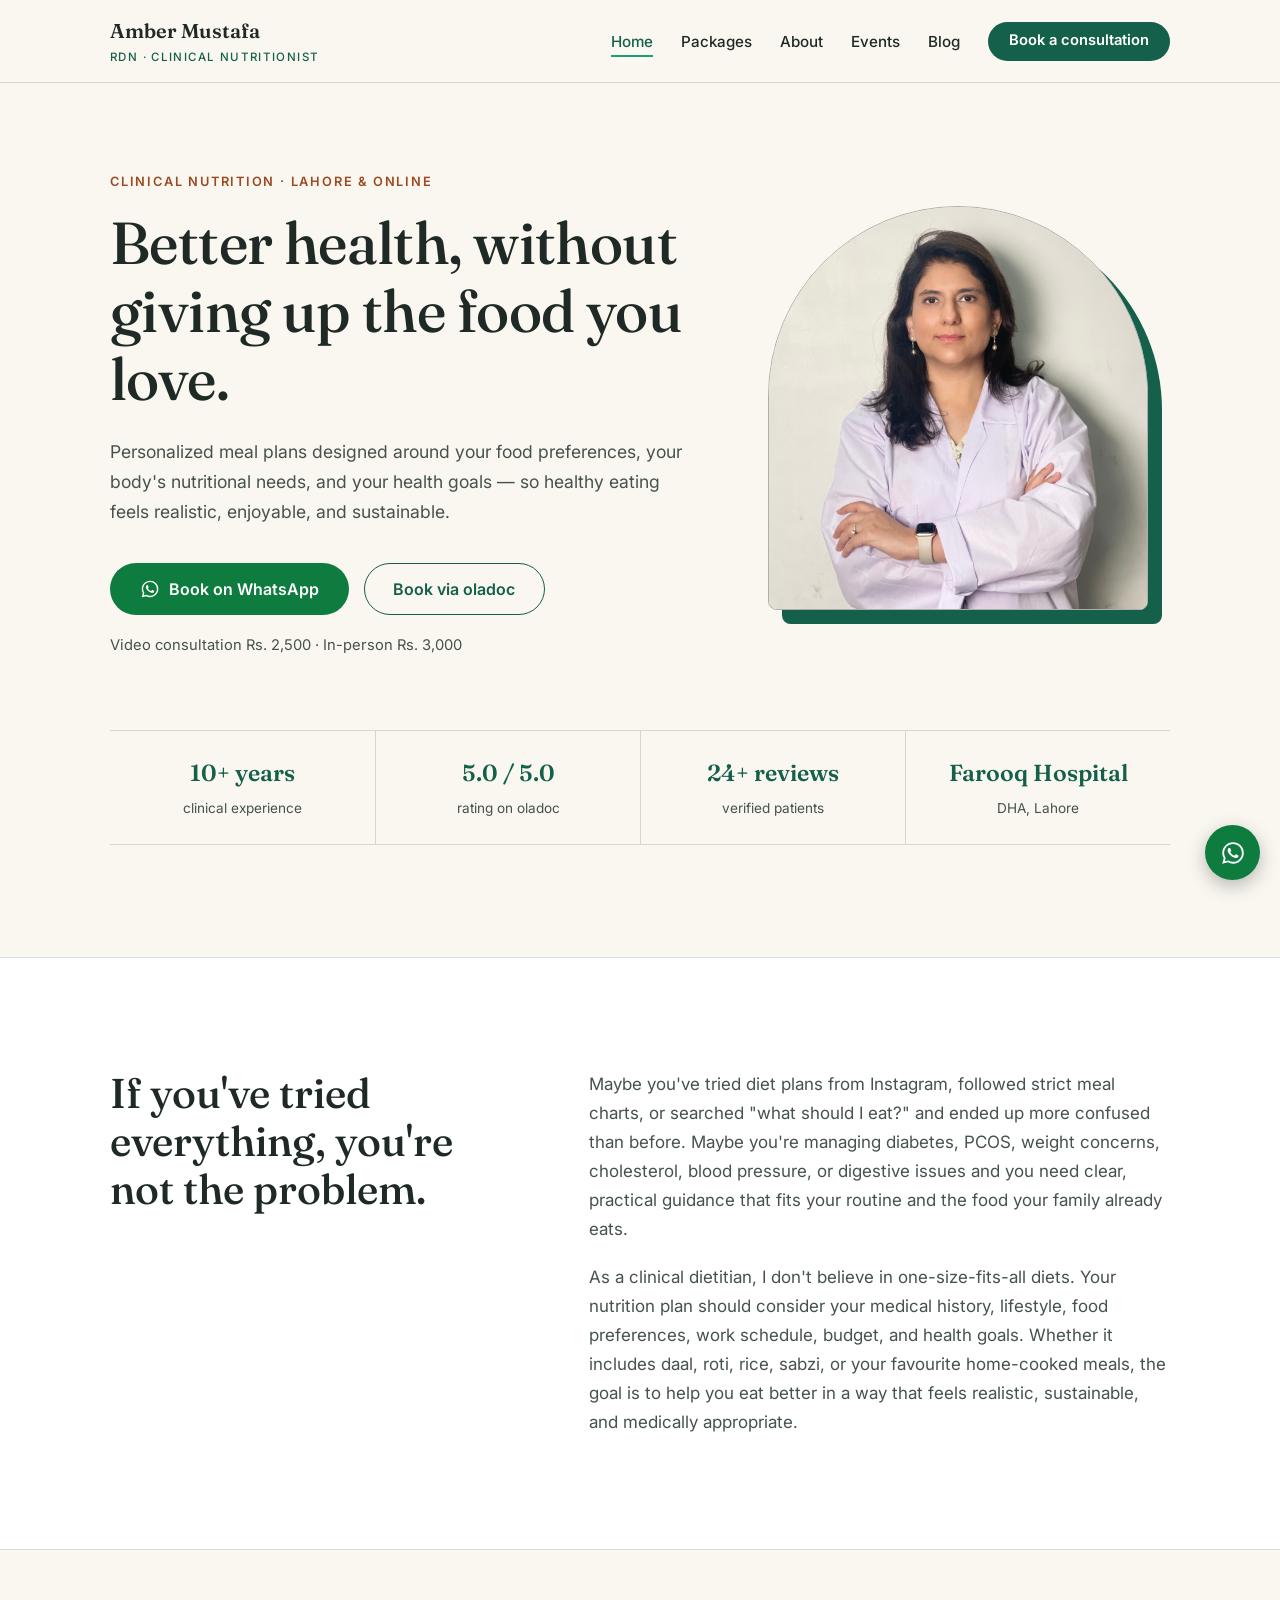
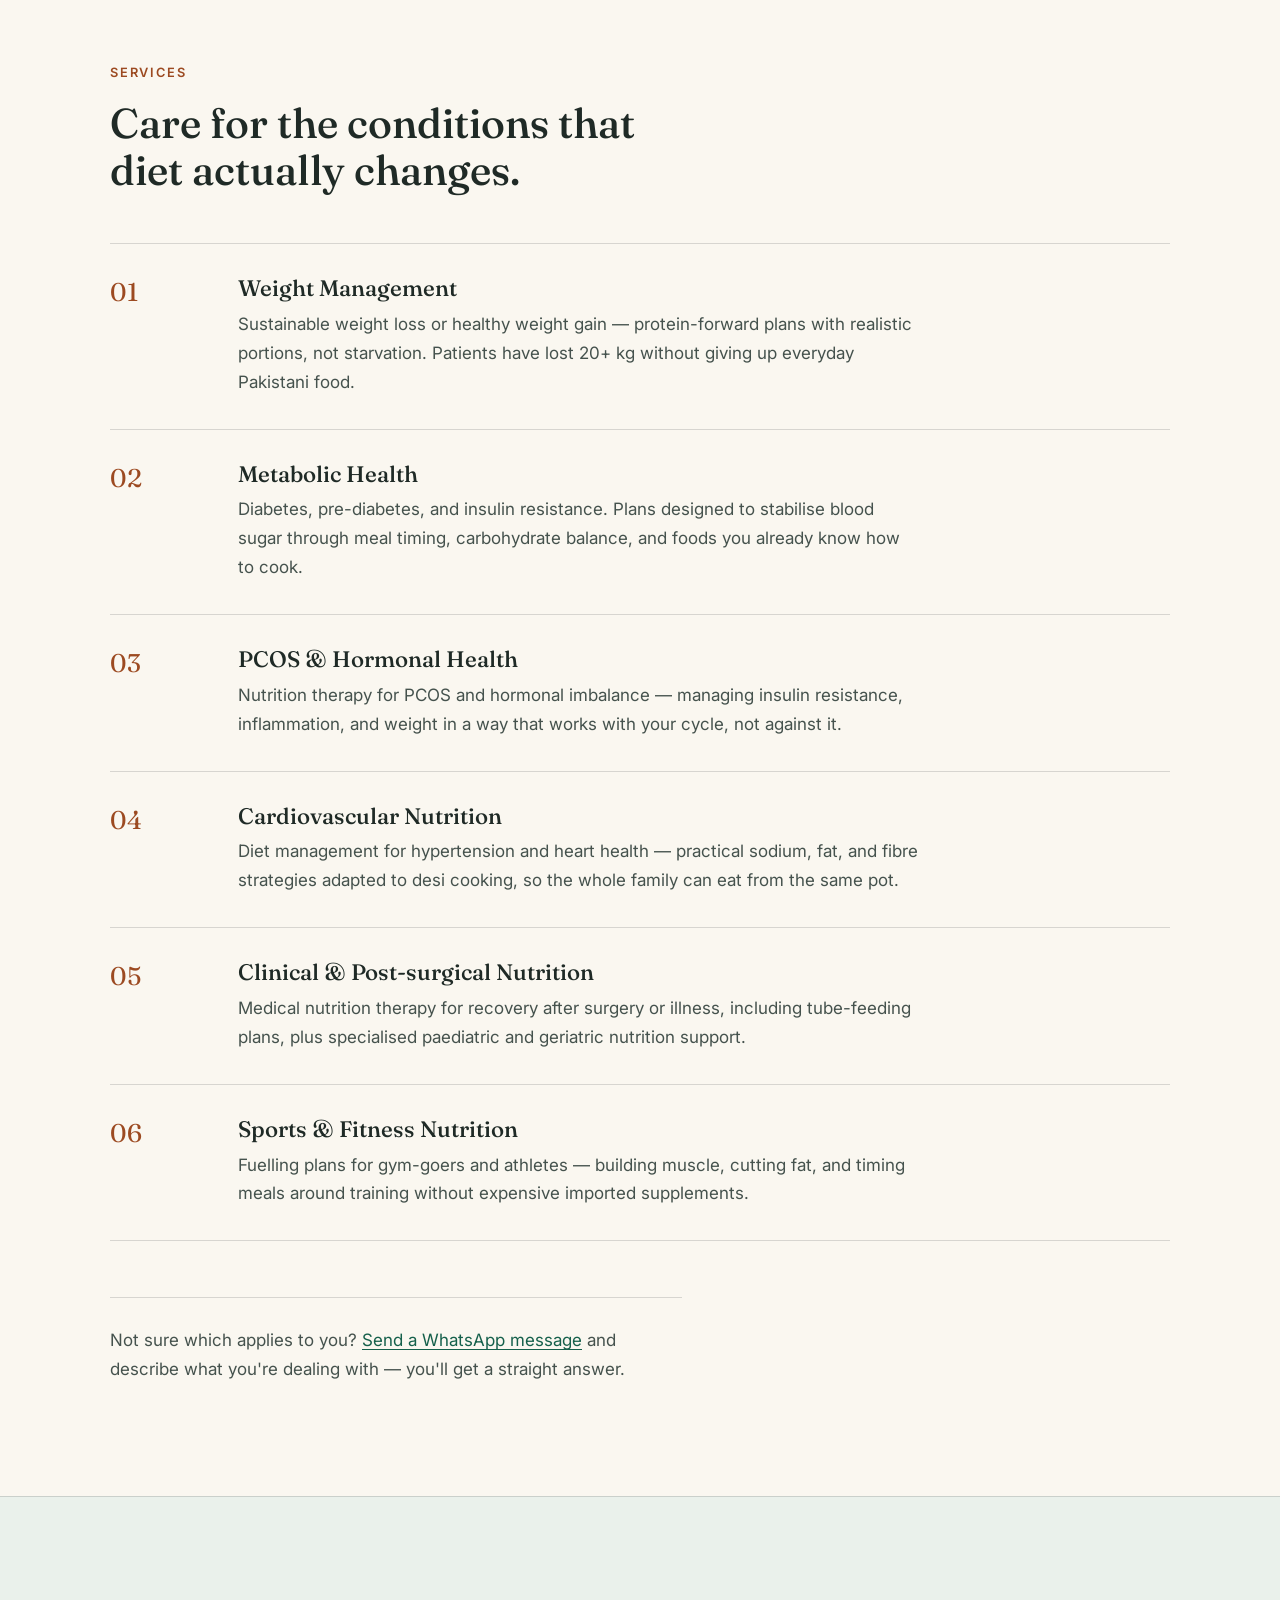
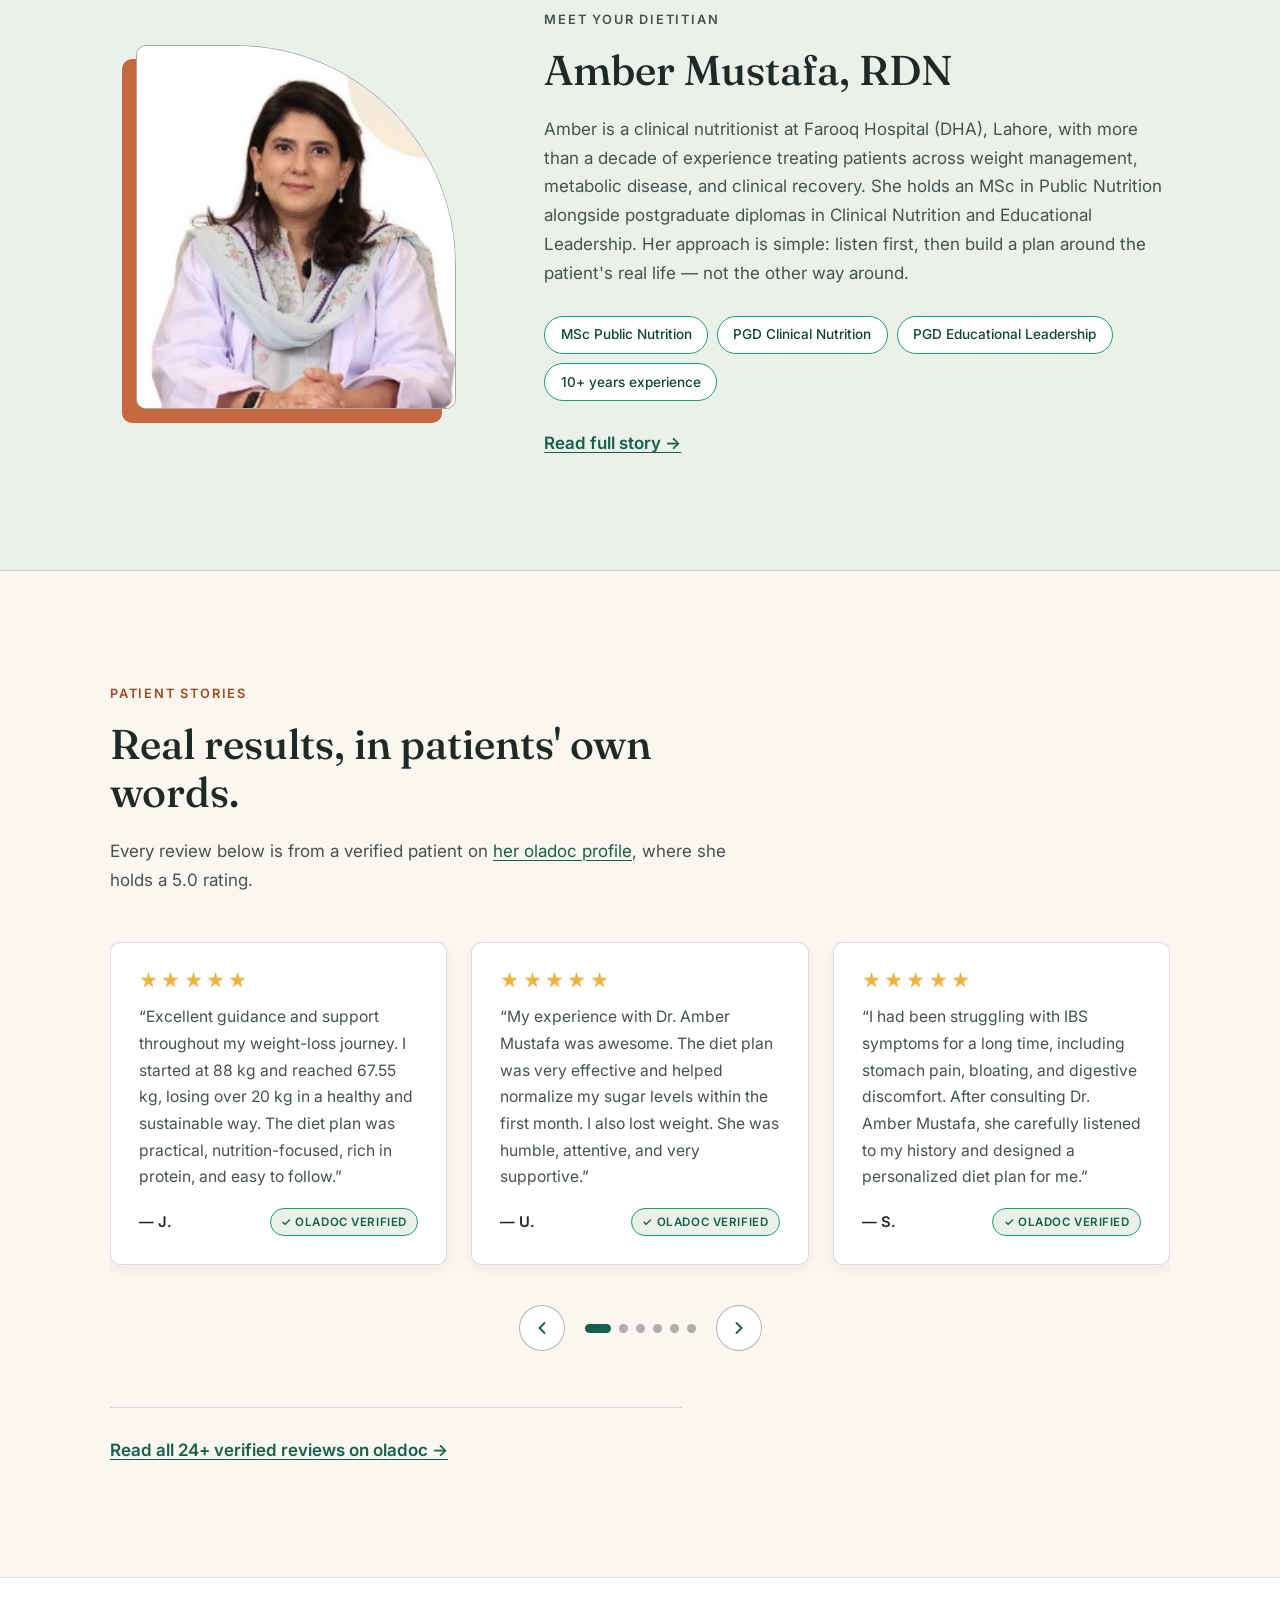
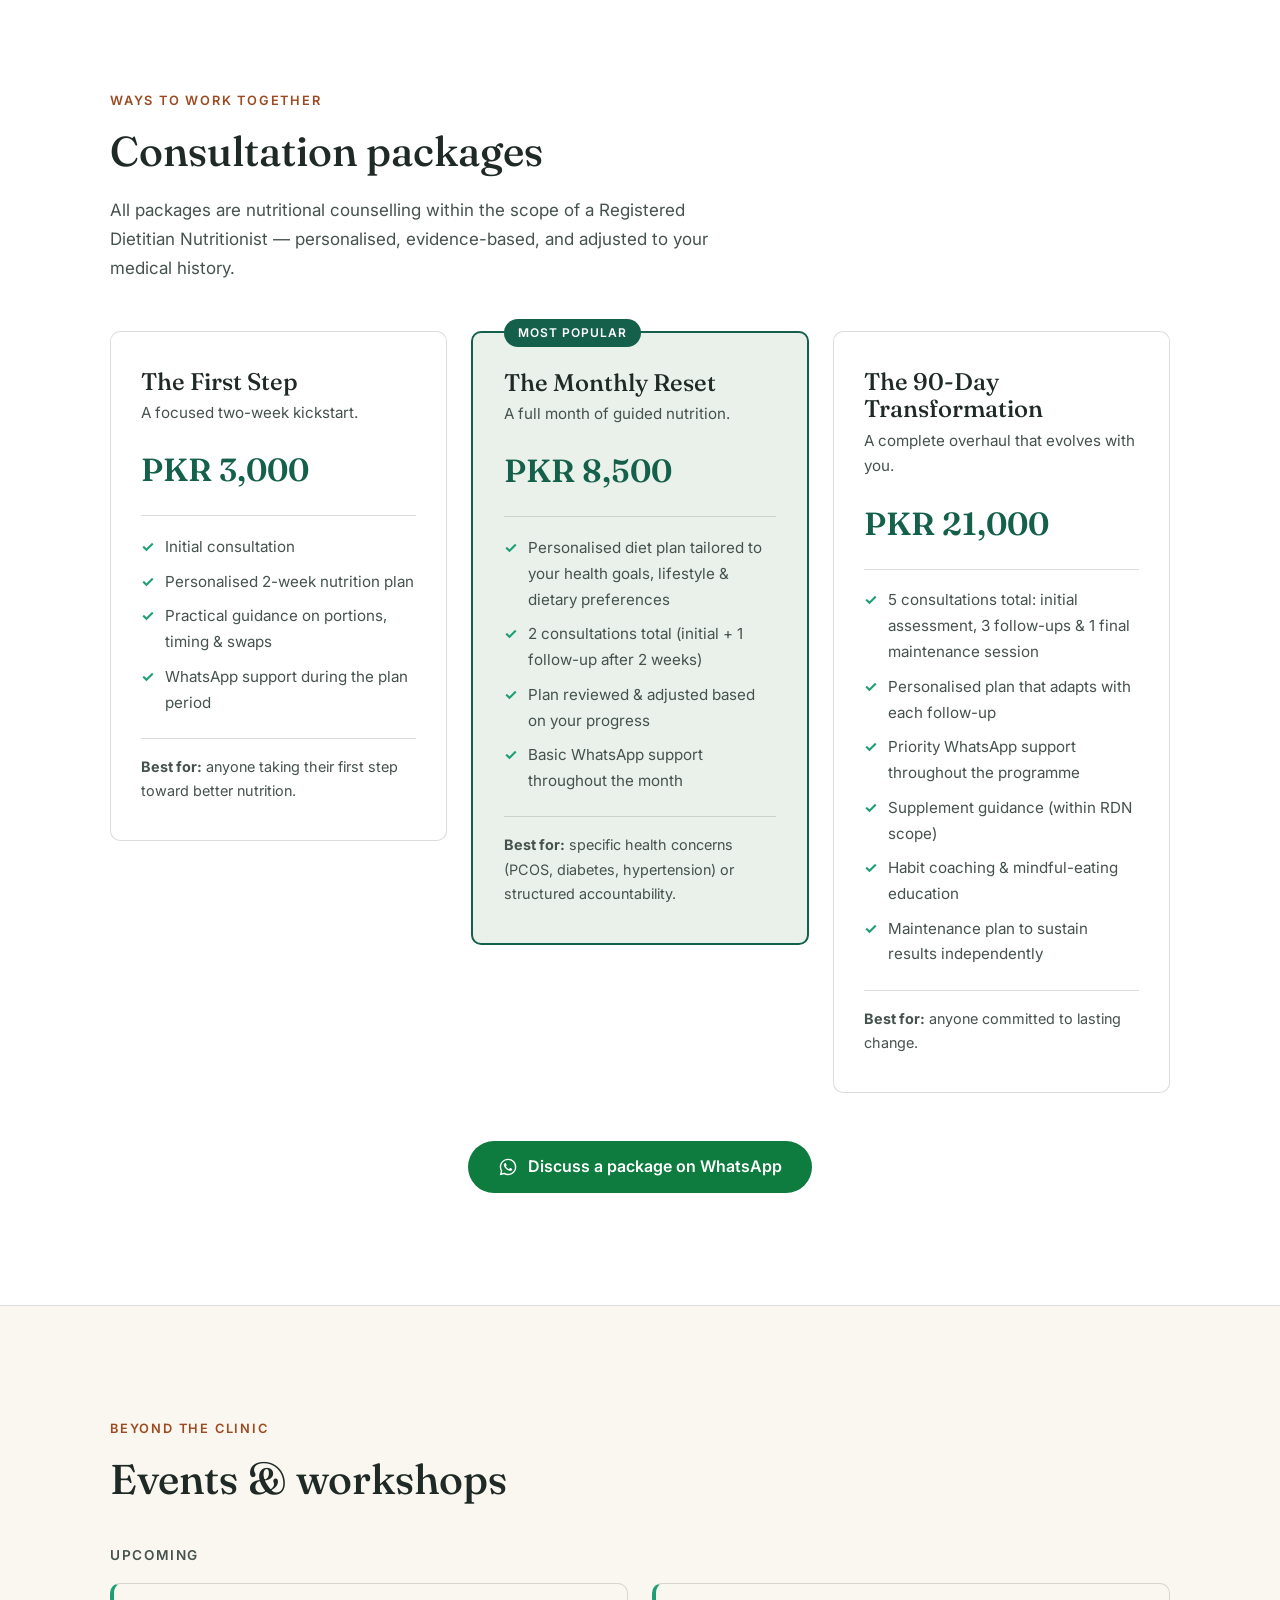
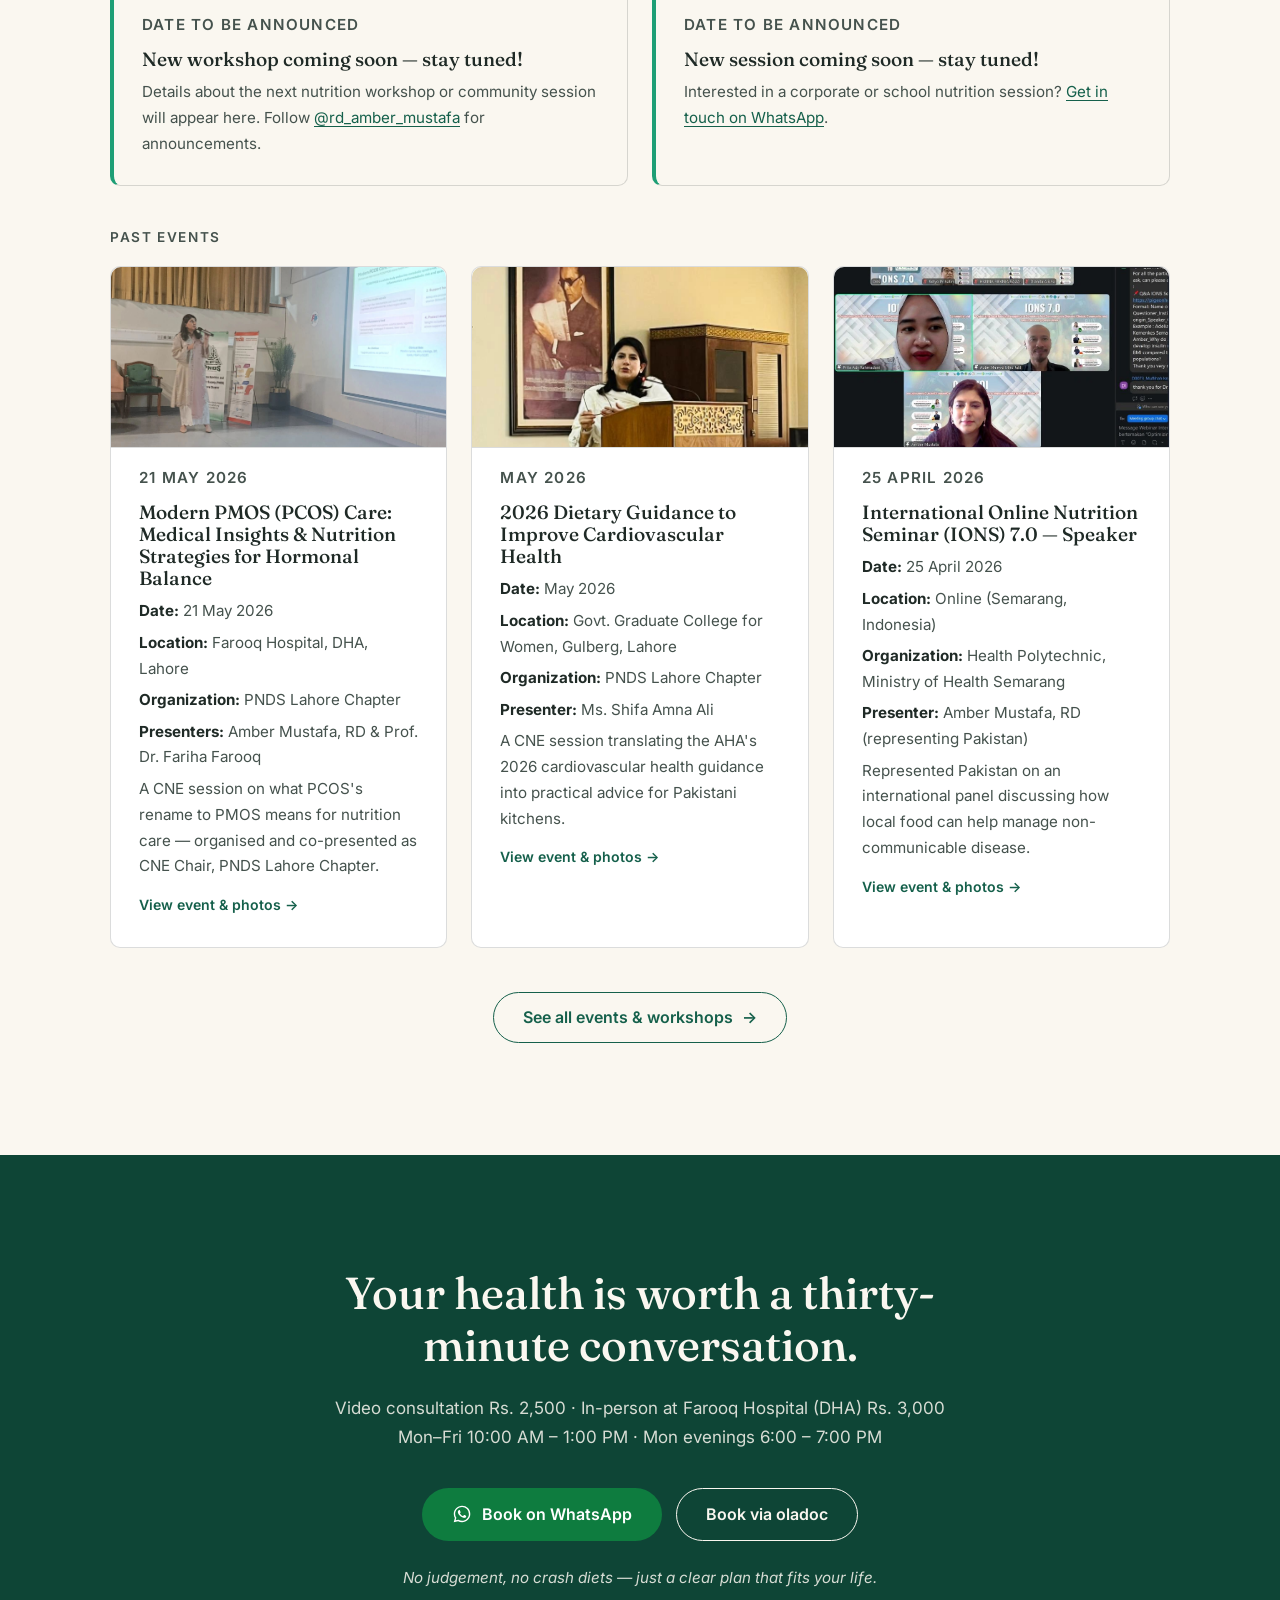
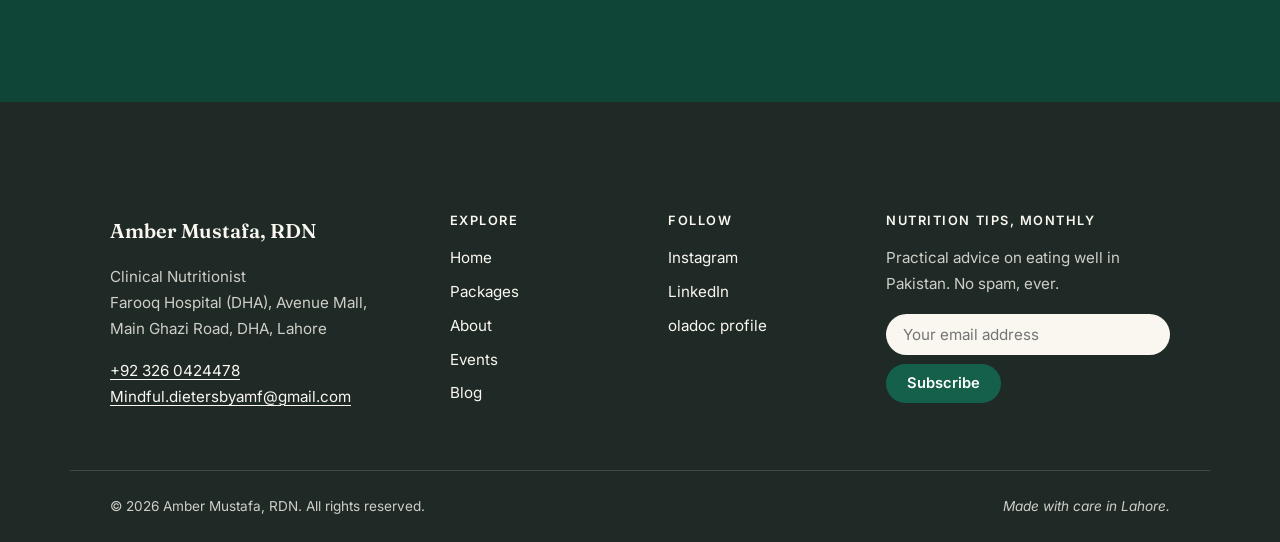
<file: index.html>
<!DOCTYPE html>
<html lang="en">
<head>
  <meta charset="UTF-8">
  <meta name="viewport" content="width=device-width, initial-scale=1.0">
  <title>Amber Mustafa, RDN — Clinical Nutritionist in Lahore | Diet Plans Built Around Pakistani Food</title>
  <meta name="description" content="Book a consultation with Amber Mustafa, RDN — clinical nutritionist at Farooq Hospital DHA, Lahore. 10+ years of experience, 5.0★ on oladoc. Personalised plans for weight, diabetes, PCOS and more.">

  <!-- Open Graph -->
  <meta property="og:type" content="website">
  <meta property="og:title" content="Amber Mustafa, RDN — Clinical Nutritionist in Lahore">
  <meta property="og:description" content="Evidence-based nutrition care built around real Pakistani food. 10+ years of experience, 5.0★ rated on oladoc. Consult online or at Farooq Hospital DHA, Lahore.">
  <meta property="og:image" content="assets/images/amber-headshot.jpeg">
  <meta property="og:locale" content="en_PK">

  <!-- Twitter Card -->
  <meta name="twitter:card" content="summary_large_image">
  <meta name="twitter:title" content="Amber Mustafa, RDN — Clinical Nutritionist in Lahore">
  <meta name="twitter:description" content="Evidence-based nutrition care built around real Pakistani food. 10+ years of experience, 5.0★ rated on oladoc.">
  <meta name="twitter:image" content="assets/images/amber-headshot.jpeg">

  <!-- Fonts -->
  <link rel="preconnect" href="https://fonts.googleapis.com">
  <link rel="preconnect" href="https://fonts.gstatic.com" crossorigin>
  <link href="https://fonts.googleapis.com/css2?family=Fraunces:opsz,wght@9..144,400;9..144,500;9..144,600&family=Inter:wght@400;500;600&display=swap" rel="stylesheet">

  <link rel="stylesheet" href="style.css">

  <!-- Structured data: LocalBusiness + Person -->
  <script type="application/ld+json">
  {
    "@context": "https://schema.org",
    "@graph": [
      {
        "@type": "LocalBusiness",
        "@id": "#practice",
        "name": "Amber Mustafa, RDN — Clinical Nutritionist",
        "description": "Clinical nutrition and dietetics practice offering medical nutrition therapy, weight management, PCOS, diabetes and cardiovascular diet care in Lahore, Pakistan.",
        "image": "assets/images/amber-headshot.jpeg",
        "telephone": "+923260424478",
        "email": "Mindful.dietersbyamf@gmail.com",
        "priceRange": "PKR 2,500 – PKR 21,000",
        "address": {
          "@type": "PostalAddress",
          "streetAddress": "Farooq Hospital (DHA), Avenue Mall, Main Ghazi Road, DHA",
          "addressLocality": "Lahore",
          "addressCountry": "PK"
        },
        "openingHoursSpecification": [
          {
            "@type": "OpeningHoursSpecification",
            "dayOfWeek": ["Monday", "Tuesday", "Wednesday", "Thursday", "Friday"],
            "opens": "10:00",
            "closes": "13:00"
          },
          {
            "@type": "OpeningHoursSpecification",
            "dayOfWeek": "Monday",
            "opens": "18:00",
            "closes": "19:00"
          }
        ],
        "aggregateRating": {
          "@type": "AggregateRating",
          "ratingValue": "5.0",
          "reviewCount": "24"
        },
        "sameAs": [
          "https://www.instagram.com/rd_amber_mustafa/",
          "https://www.linkedin.com/in/amber-mustafa-rdn-b37b24142/",
          "https://oladoc.com/pakistan/lahore/dr/dietitian/amber-mustafa/3514798"
        ]
      },
      {
        "@type": "Person",
        "name": "Amber Mustafa",
        "honorificSuffix": "RDN",
        "jobTitle": "Clinical Nutritionist",
        "worksFor": { "@id": "#practice" },
        "alumniOf": "MSc Public Nutrition, PGD Clinical Nutrition, PGD Educational Leadership",
        "image": "assets/images/amber-headshot.jpeg",
        "sameAs": [
          "https://www.instagram.com/rd_amber_mustafa/",
          "https://www.linkedin.com/in/amber-mustafa-rdn-b37b24142/"
        ]
      }
    ]
  }
  </script>
</head>
<body>

  <a class="skip-link" href="#main">Skip to content</a>

  <!-- ============ HEADER ============ -->
  <header class="site-header">
    <div class="container header-inner">
      <a href="index.html" class="brand" aria-label="Amber Mustafa, RDN — home">
        <span class="brand-name">Amber Mustafa</span>
        <span class="brand-title">RDN · Clinical Nutritionist</span>
      </a>

      <nav class="site-nav" aria-label="Main navigation">
        <button class="nav-toggle" aria-expanded="false" aria-controls="nav-menu" aria-label="Open menu">
          <span class="nav-toggle-bar"></span>
          <span class="nav-toggle-bar"></span>
        </button>
        <ul id="nav-menu" class="nav-menu">
          <li><a href="index.html" aria-current="page">Home</a></li>
          <li><a href="index.html#packages">Packages</a></li>
          <li><a href="about.html">About</a></li>
          <li><a href="events.html">Events</a></li>
          <li><a href="blog.html">Blog</a></li>
          <li class="nav-cta-item">
            <a class="btn btn-primary btn-small" href="https://wa.me/923260424478?text=Hi%20Amber%2C%20I%27d%20like%20to%20book%20a%20nutrition%20consultation." target="_blank" rel="noopener">Book a consultation</a>
          </li>
        </ul>
      </nav>
    </div>
  </header>

  <main id="main">

    <!-- ============ HERO ============ -->
    <section class="hero">
      <div class="container hero-grid">
        <div class="hero-copy">
          <p class="eyebrow">Clinical nutrition · Lahore &amp; online</p>
          <h1>Better health, without giving up the food you love.</h1>
          <p class="hero-sub">
            Personalized meal plans designed around your food preferences, your body's
            nutritional needs, and your health goals — so healthy eating feels realistic,
            enjoyable, and sustainable.
          </p>
          <div class="hero-ctas">
            <a class="btn btn-whatsapp" href="https://wa.me/923260424478?text=Hi%20Amber%2C%20I%27d%20like%20to%20book%20a%20nutrition%20consultation." target="_blank" rel="noopener">
              <svg class="icon" viewBox="0 0 24 24" width="20" height="20" aria-hidden="true" fill="currentColor"><path d="M12.04 2c-5.46 0-9.91 4.45-9.91 9.91 0 1.75.46 3.45 1.32 4.95L2.05 22l5.25-1.38a9.87 9.87 0 0 0 4.74 1.21c5.46 0 9.91-4.45 9.91-9.91 0-2.65-1.03-5.14-2.9-7.01A9.82 9.82 0 0 0 12.04 2zm0 18.15a8.2 8.2 0 0 1-4.19-1.15l-.3-.18-3.12.82.83-3.04-.2-.31a8.2 8.2 0 0 1-1.26-4.38c0-4.54 3.7-8.24 8.24-8.24 2.2 0 4.27.86 5.82 2.42a8.18 8.18 0 0 1 2.41 5.83c0 4.54-3.7 8.23-8.23 8.23zm4.52-6.16c-.25-.13-1.47-.72-1.69-.81-.23-.08-.39-.12-.56.13-.16.25-.64.8-.78.97-.14.16-.29.18-.54.06-.25-.13-1.05-.39-2-1.23-.74-.66-1.23-1.47-1.38-1.72-.14-.25-.01-.38.11-.51.11-.11.25-.29.37-.43.12-.14.16-.25.25-.41.08-.17.04-.31-.02-.43-.06-.13-.56-1.34-.76-1.84-.2-.48-.41-.42-.56-.43h-.48c-.17 0-.43.06-.66.31-.22.25-.86.85-.86 2.07 0 1.22.89 2.4 1.01 2.56.12.17 1.75 2.67 4.23 3.74.59.26 1.05.41 1.41.52.59.19 1.13.16 1.56.1.48-.07 1.47-.6 1.67-1.18.21-.58.21-1.07.14-1.18-.06-.11-.22-.17-.47-.3z"/></svg>
              Book on WhatsApp
            </a>
            <a class="btn btn-secondary" href="https://oladoc.com/appointment/13651/3514798" target="_blank" rel="noopener">Book via oladoc</a>
          </div>
          <p class="hero-fees">Video consultation Rs. 2,500 · In-person Rs. 3,000</p>
        </div>

        <div class="hero-photo">
          <div class="photo-frame">
            <img src="assets/images/amber-new.jpg" alt="Amber Mustafa, RDN, clinical nutritionist in Lahore" width="509" height="580">
          </div>
        </div>
      </div>

      <!-- Trust strip -->
      <div class="container">
        <ul class="trust-strip" aria-label="Credentials at a glance">
          <li><strong>10+ years</strong><span>clinical experience</span></li>
          <li><strong>5.0 / 5.0</strong><span>rating on oladoc</span></li>
          <li><strong>24+ reviews</strong><span>verified patients</span></li>
          <li><strong>Farooq Hospital</strong><span>DHA, Lahore</span></li>
        </ul>
      </div>
    </section>

    <!-- ============ PROBLEM / EMPATHY ============ -->
    <section class="empathy">
      <div class="container empathy-grid">
        <h2 class="section-heading">If you've tried everything, you're not the problem.</h2>
        <div class="empathy-copy">
          <p>
            Maybe you've tried diet plans from Instagram, followed strict meal charts, or searched
            "what should I eat?" and ended up more confused than before. Maybe you're managing diabetes,
            PCOS, weight concerns, cholesterol, blood pressure, or digestive issues and you need clear,
            practical guidance that fits your routine and the food your family already eats.
          </p>
          <p>
            As a clinical dietitian, I don't believe in one-size-fits-all diets. Your nutrition plan
            should consider your medical history, lifestyle, food preferences, work schedule, budget,
            and health goals. Whether it includes daal, roti, rice, sabzi, or your favourite home-cooked
            meals, the goal is to help you eat better in a way that feels realistic, sustainable, and
            medically appropriate.
          </p>
        </div>
      </div>
    </section>

    <!-- ============ SERVICES ============ -->
    <section class="services" id="services">
      <div class="container">
        <p class="eyebrow">Services</p>
        <h2 class="section-heading">Care for the conditions that diet actually changes.</h2>

        <ol class="services-list">
          <li class="service-item">
            <span class="service-num" aria-hidden="true">01</span>
            <div class="service-body">
              <h3>Weight Management</h3>
              <p>Sustainable weight loss or healthy weight gain — protein-forward plans with realistic portions, not starvation. Patients have lost 20+ kg without giving up everyday Pakistani food.</p>
            </div>
          </li>
          <li class="service-item">
            <span class="service-num" aria-hidden="true">02</span>
            <div class="service-body">
              <h3>Metabolic Health</h3>
              <p>Diabetes, pre-diabetes, and insulin resistance. Plans designed to stabilise blood sugar through meal timing, carbohydrate balance, and foods you already know how to cook.</p>
            </div>
          </li>
          <li class="service-item">
            <span class="service-num" aria-hidden="true">03</span>
            <div class="service-body">
              <h3>PCOS &amp; Hormonal Health</h3>
              <p>Nutrition therapy for PCOS and hormonal imbalance — managing insulin resistance, inflammation, and weight in a way that works with your cycle, not against it.</p>
            </div>
          </li>
          <li class="service-item">
            <span class="service-num" aria-hidden="true">04</span>
            <div class="service-body">
              <h3>Cardiovascular Nutrition</h3>
              <p>Diet management for hypertension and heart health — practical sodium, fat, and fibre strategies adapted to desi cooking, so the whole family can eat from the same pot.</p>
            </div>
          </li>
          <li class="service-item">
            <span class="service-num" aria-hidden="true">05</span>
            <div class="service-body">
              <h3>Clinical &amp; Post-surgical Nutrition</h3>
              <p>Medical nutrition therapy for recovery after surgery or illness, including tube-feeding plans, plus specialised paediatric and geriatric nutrition support.</p>
            </div>
          </li>
          <li class="service-item">
            <span class="service-num" aria-hidden="true">06</span>
            <div class="service-body">
              <h3>Sports &amp; Fitness Nutrition</h3>
              <p>Fuelling plans for gym-goers and athletes — building muscle, cutting fat, and timing meals around training without expensive imported supplements.</p>
            </div>
          </li>
        </ol>

        <p class="soft-cta">
          Not sure which applies to you?
          <a href="https://wa.me/923260424478?text=Hi%20Amber%2C%20I%27d%20like%20to%20book%20a%20nutrition%20consultation." target="_blank" rel="noopener">Send a WhatsApp message</a>
          and describe what you're dealing with — you'll get a straight answer.
        </p>
      </div>
    </section>

    <!-- ============ ABOUT SNIPPET ============ -->
    <section class="about-snippet">
      <div class="container about-grid">
        <div class="about-photo">
          <div class="photo-frame photo-frame-alt">
            <img src="assets/images/amber-headshot.jpeg" alt="Portrait of Amber Mustafa, RDN" width="509" height="580" loading="lazy">
          </div>
        </div>
        <div class="about-copy">
          <p class="eyebrow">Meet your dietitian</p>
          <h2 class="section-heading">Amber Mustafa, RDN</h2>
          <p>
            Amber is a clinical nutritionist at Farooq Hospital (DHA), Lahore, with more than a decade of
            experience treating patients across weight management, metabolic disease, and clinical recovery.
            She holds an MSc in Public Nutrition alongside postgraduate diplomas in Clinical Nutrition and
            Educational Leadership. Her approach is simple: listen first, then build a plan around the
            patient's real life — not the other way around.
          </p>
          <ul class="badge-row" aria-label="Qualifications">
            <li class="badge">MSc Public Nutrition</li>
            <li class="badge">PGD Clinical Nutrition</li>
            <li class="badge">PGD Educational Leadership</li>
            <li class="badge">10+ years experience</li>
          </ul>
          <a class="text-link" href="about.html">Read full story <span aria-hidden="true">&rarr;</span></a>
        </div>
      </div>
    </section>

    <!-- ============ TESTIMONIALS ============ -->
    <section class="testimonials">
      <div class="container">
        <p class="eyebrow">Patient stories</p>
        <h2 class="section-heading">Real results, in patients' own words.</h2>
        <p class="section-sub">Every review below is from a verified patient on <a href="https://oladoc.com/pakistan/lahore/dr/dietitian/amber-mustafa/3514798" target="_blank" rel="noopener">her oladoc profile</a>, where she holds a 5.0 rating.</p>

        <!--
          REVIEWS CAROUSEL — auto-rotates, pauses on hover, arrows + dots for manual control.
          To add a review: copy one <li class="carousel-slide">...</li> block below.
        -->
        <div class="carousel" data-carousel aria-roledescription="carousel" aria-label="Patient reviews">
          <div class="carousel-viewport">
            <ul class="carousel-track">
              <li class="carousel-slide">
                <figure class="testimonial">
                  <p class="stars" role="img" aria-label="Rated 5 out of 5 stars"><span aria-hidden="true">★★★★★</span></p>
                  <blockquote>
                    <p>“Excellent guidance and support throughout my weight-loss journey. I started at 88 kg and reached 67.55 kg, losing over 20 kg in a healthy and sustainable way. The diet plan was practical, nutrition-focused, rich in protein, and easy to follow.”</p>
                  </blockquote>
                  <figcaption>— J. <span class="verified-badge">✓ oladoc verified</span></figcaption>
                </figure>
              </li>
              <li class="carousel-slide">
                <figure class="testimonial">
                  <p class="stars" role="img" aria-label="Rated 5 out of 5 stars"><span aria-hidden="true">★★★★★</span></p>
                  <blockquote>
                    <p>“My experience with Dr. Amber Mustafa was awesome. The diet plan was very effective and helped normalize my sugar levels within the first month. I also lost weight. She was humble, attentive, and very supportive.”</p>
                  </blockquote>
                  <figcaption>— U. <span class="verified-badge">✓ oladoc verified</span></figcaption>
                </figure>
              </li>
              <li class="carousel-slide">
                <figure class="testimonial">
                  <p class="stars" role="img" aria-label="Rated 5 out of 5 stars"><span aria-hidden="true">★★★★★</span></p>
                  <blockquote>
                    <p>“I had been struggling with IBS symptoms for a long time, including stomach pain, bloating, and digestive discomfort. After consulting Dr. Amber Mustafa, she carefully listened to my history and designed a personalized diet plan for me.”</p>
                  </blockquote>
                  <figcaption>— S. <span class="verified-badge">✓ oladoc verified</span></figcaption>
                </figure>
              </li>
              <li class="carousel-slide">
                <figure class="testimonial">
                  <p class="stars" role="img" aria-label="Rated 5 out of 5 stars"><span aria-hidden="true">★★★★★</span></p>
                  <blockquote>
                    <p>“Highly recommend her. She is polite and professional, listened carefully to my concerns, and adjusted my diet plan according to my likes and dislikes. She did not rush the consultation and encouraged me to stay in contact for better results.”</p>
                  </blockquote>
                  <figcaption>— L. <span class="verified-badge">✓ oladoc verified</span></figcaption>
                </figure>
              </li>
              <li class="carousel-slide">
                <figure class="testimonial">
                  <p class="stars" role="img" aria-label="Rated 5 out of 5 stars"><span aria-hidden="true">★★★★★</span></p>
                  <blockquote>
                    <p>“She is very kind and charming. She listened to me and explained everything in a very satisfactory way. Her method of staying in touch with the patient is really impressive. 100% recommended.”</p>
                  </blockquote>
                  <figcaption>— A. <span class="verified-badge">✓ oladoc verified</span></figcaption>
                </figure>
              </li>
              <li class="carousel-slide">
                <figure class="testimonial">
                  <p class="stars" role="img" aria-label="Rated 5 out of 5 stars"><span aria-hidden="true">★★★★★</span></p>
                  <blockquote>
                    <p>“I had a very good experience. She is an attentive listener and gives you proper time to explain everything without rushing. What I appreciated most was how clearly she answered every question and concern I had.”</p>
                  </blockquote>
                  <figcaption>— Anonymous <span class="verified-badge">✓ oladoc verified</span></figcaption>
                </figure>
              </li>
              <li class="carousel-slide">
                <figure class="testimonial">
                  <p class="stars" role="img" aria-label="Rated 5 out of 5 stars"><span aria-hidden="true">★★★★★</span></p>
                  <blockquote>
                    <p>“An amazing dietitian with a very kind and understanding nature. She listens patiently and makes you feel completely comfortable. Her supportive attitude really motivates you to stay consistent.”</p>
                  </blockquote>
                  <figcaption>— A. <span class="verified-badge">✓ oladoc verified</span></figcaption>
                </figure>
              </li>
              <li class="carousel-slide">
                <figure class="testimonial">
                  <p class="stars" role="img" aria-label="Rated 5 out of 5 stars"><span aria-hidden="true">★★★★★</span></p>
                  <blockquote>
                    <p>“Great experience. Ms. Amber Mustafa was clear, professional, and very helpful. Highly recommended.”</p>
                  </blockquote>
                  <figcaption>— A. <span class="verified-badge">✓ oladoc verified</span></figcaption>
                </figure>
              </li>
            </ul>
          </div>

          <div class="carousel-controls">
            <button type="button" class="carousel-btn" data-dir="prev" aria-label="Previous reviews">
              <svg viewBox="0 0 24 24" width="20" height="20" aria-hidden="true" fill="none" stroke="currentColor" stroke-width="2.2" stroke-linecap="round" stroke-linejoin="round"><path d="M15 18l-6-6 6-6"/></svg>
            </button>
            <div class="carousel-dots" role="tablist" aria-label="Review pages"></div>
            <button type="button" class="carousel-btn" data-dir="next" aria-label="Next reviews">
              <svg viewBox="0 0 24 24" width="20" height="20" aria-hidden="true" fill="none" stroke="currentColor" stroke-width="2.2" stroke-linecap="round" stroke-linejoin="round"><path d="M9 6l6 6-6 6"/></svg>
            </button>
          </div>
        </div>

        <p class="soft-cta">
          <a class="text-link" href="https://oladoc.com/pakistan/lahore/dr/dietitian/amber-mustafa/3514798" target="_blank" rel="noopener">Read all 24+ verified reviews on oladoc <span aria-hidden="true">&rarr;</span></a>
        </p>
      </div>
    </section>

    <!-- ============ CONSULTATION PACKAGES ============ -->
    <section class="packages" id="packages">
      <div class="container">
        <p class="eyebrow">Ways to work together</p>
        <h2 class="section-heading">Consultation packages</h2>
        <p class="section-sub">All packages are nutritional counselling within the scope of a Registered Dietitian Nutritionist — personalised, evidence-based, and adjusted to your medical history.</p>

        <div class="package-grid">
          <article class="package-card">
            <h3>The First Step</h3>
            <p class="package-tagline">A focused two-week kickstart.</p>
            <p class="package-price">PKR 3,000</p>
            <ul class="package-includes">
              <li>Initial consultation</li>
              <li>Personalised 2-week nutrition plan</li>
              <li>Practical guidance on portions, timing &amp; swaps</li>
              <li>WhatsApp support during the plan period</li>
            </ul>
            <p class="package-fit"><strong>Best for:</strong> anyone taking their first step toward better nutrition.</p>
          </article>

          <article class="package-card package-featured">
            <p class="package-flag">Most popular</p>
            <h3>The Monthly Reset</h3>
            <p class="package-tagline">A full month of guided nutrition.</p>
            <p class="package-price">PKR 8,500</p>
            <ul class="package-includes">
              <li>Personalised diet plan tailored to your health goals, lifestyle &amp; dietary preferences</li>
              <li>2 consultations total (initial + 1 follow-up after 2 weeks)</li>
              <li>Plan reviewed &amp; adjusted based on your progress</li>
              <li>Basic WhatsApp support throughout the month</li>
            </ul>
            <p class="package-fit"><strong>Best for:</strong> specific health concerns (PCOS, diabetes, hypertension) or structured accountability.</p>
          </article>

          <article class="package-card">
            <h3>The 90-Day Transformation</h3>
            <p class="package-tagline">A complete overhaul that evolves with you.</p>
            <p class="package-price">PKR 21,000</p>
            <ul class="package-includes">
              <li>5 consultations total: initial assessment, 3 follow-ups &amp; 1 final maintenance session</li>
              <li>Personalised plan that adapts with each follow-up</li>
              <li>Priority WhatsApp support throughout the programme</li>
              <li>Supplement guidance (within RDN scope)</li>
              <li>Habit coaching &amp; mindful-eating education</li>
              <li>Maintenance plan to sustain results independently</li>
            </ul>
            <p class="package-fit"><strong>Best for:</strong> anyone committed to lasting change.</p>
          </article>
        </div>

        <div class="packages-cta">
          <a class="btn btn-whatsapp" href="https://wa.me/923260424478?text=Hi%20Amber%2C%20I%27d%20like%20to%20book%20a%20nutrition%20consultation." target="_blank" rel="noopener">
            <svg class="icon" viewBox="0 0 24 24" width="20" height="20" aria-hidden="true" fill="currentColor"><path d="M12.04 2c-5.46 0-9.91 4.45-9.91 9.91 0 1.75.46 3.45 1.32 4.95L2.05 22l5.25-1.38a9.87 9.87 0 0 0 4.74 1.21c5.46 0 9.91-4.45 9.91-9.91 0-2.65-1.03-5.14-2.9-7.01A9.82 9.82 0 0 0 12.04 2zm0 18.15a8.2 8.2 0 0 1-4.19-1.15l-.3-.18-3.12.82.83-3.04-.2-.31a8.2 8.2 0 0 1-1.26-4.38c0-4.54 3.7-8.24 8.24-8.24 2.2 0 4.27.86 5.82 2.42a8.18 8.18 0 0 1 2.41 5.83c0 4.54-3.7 8.23-8.23 8.23zm4.52-6.16c-.25-.13-1.47-.72-1.69-.81-.23-.08-.39-.12-.56.13-.16.25-.64.8-.78.97-.14.16-.29.18-.54.06-.25-.13-1.05-.39-2-1.23-.74-.66-1.23-1.47-1.38-1.72-.14-.25-.01-.38.11-.51.11-.11.25-.29.37-.43.12-.14.16-.25.25-.41.08-.17.04-.31-.02-.43-.06-.13-.56-1.34-.76-1.84-.2-.48-.41-.42-.56-.43h-.48c-.17 0-.43.06-.66.31-.22.25-.86.85-.86 2.07 0 1.22.89 2.4 1.01 2.56.12.17 1.75 2.67 4.23 3.74.59.26 1.05.41 1.41.52.59.19 1.13.16 1.56.1.48-.07 1.47-.6 1.67-1.18.21-.58.21-1.07.14-1.18-.06-.11-.22-.17-.47-.3z"/></svg>
            Discuss a package on WhatsApp
          </a>
        </div>
      </div>
    </section>

    <!-- ============ EVENTS & WORKSHOPS ============ -->
    <!--
      HOW TO EDIT EVENTS:
      Each event is one <article class="event-card"> block.
      To add a real event, replace the placeholder text inside an existing card,
      or copy a whole <article>...</article> block and paste it in the same list.
      Use class "event-card upcoming" for upcoming events and "event-card past" for past ones.
    -->
    <section class="events" id="events">
      <div class="container">
        <p class="eyebrow">Beyond the clinic</p>
        <h2 class="section-heading">Events &amp; workshops</h2>

        <h3 class="events-subheading">Upcoming</h3>
        <div class="event-grid">
          <!-- UPCOMING EVENT TEMPLATE — replace the text below with real event details -->
          <article class="event-card upcoming">
            <p class="event-date">Date to be announced</p>
            <h4>New workshop coming soon — stay tuned!</h4>
            <p>Details about the next nutrition workshop or community session will appear here. Follow <a href="https://www.instagram.com/rd_amber_mustafa/" target="_blank" rel="noopener">@rd_amber_mustafa</a> for announcements.</p>
          </article>
          <article class="event-card upcoming">
            <p class="event-date">Date to be announced</p>
            <h4>New session coming soon — stay tuned!</h4>
            <p>Interested in a corporate or school nutrition session? <a href="https://wa.me/923260424478?text=Hi%20Amber%2C%20I%27d%20like%20to%20ask%20about%20a%20workshop." target="_blank" rel="noopener">Get in touch on WhatsApp</a>.</p>
          </article>
        </div>

        <h3 class="events-subheading">Past events</h3>
        <div class="event-grid">

          <a class="event-card past" href="event-pcos-cne.html">
            <figure class="event-image"><img src="assets/images/PMOS3.jpeg" alt="Amber Mustafa presenting at the PCOS/PMOS CNE session, Farooq Hospital, Lahore" loading="lazy"></figure>
            <p class="event-date">21 May 2026</p>
            <h4>Modern PMOS (PCOS) Care: Medical Insights &amp; Nutrition Strategies for Hormonal Balance</h4>
            <p class="event-field"><strong>Date:</strong> 21 May 2026</p>
            <p class="event-field"><strong>Location:</strong> Farooq Hospital, DHA, Lahore</p>
            <p class="event-field"><strong>Organization:</strong> PNDS Lahore Chapter</p>
            <p class="event-field"><strong>Presenters:</strong> Amber Mustafa, RD &amp; Prof. Dr. Fariha Farooq</p>
            <p>A CNE session on what PCOS's rename to PMOS means for nutrition care — organised and co-presented as CNE Chair, PNDS Lahore Chapter.</p>
            <span class="event-card-more">View event &amp; photos &rarr;</span>
          </a>

          <a class="event-card past" href="event-cardiovascular-cne.html">
            <figure class="event-image"><img src="assets/images/Cardiovascular2.jpeg" alt="Speaker presenting at the cardiovascular health CNE session, Government Graduate College for Women, Gulberg, Lahore" loading="lazy"></figure>
            <p class="event-date">May 2026</p>
            <h4>2026 Dietary Guidance to Improve Cardiovascular Health</h4>
            <p class="event-field"><strong>Date:</strong> May 2026</p>
            <p class="event-field"><strong>Location:</strong> Govt. Graduate College for Women, Gulberg, Lahore</p>
            <p class="event-field"><strong>Organization:</strong> PNDS Lahore Chapter</p>
            <p class="event-field"><strong>Presenter:</strong> Ms. Shifa Amna Ali</p>
            <p>A CNE session translating the AHA's 2026 cardiovascular health guidance into practical advice for Pakistani kitchens.</p>
            <span class="event-card-more">View event &amp; photos &rarr;</span>
          </a>

          <a class="event-card past" href="event-ions7-keynote.html">
            <figure class="event-image"><img src="assets/images/intl_online1.jpeg" alt="Amber Mustafa speaking on the IONS 7.0 international panel" loading="lazy"></figure>
            <p class="event-date">25 April 2026</p>
            <h4>International Online Nutrition Seminar (IONS) 7.0 — Speaker</h4>
            <p class="event-field"><strong>Date:</strong> 25 April 2026</p>
            <p class="event-field"><strong>Location:</strong> Online (Semarang, Indonesia)</p>
            <p class="event-field"><strong>Organization:</strong> Health Polytechnic, Ministry of Health Semarang</p>
            <p class="event-field"><strong>Presenter:</strong> Amber Mustafa, RD (representing Pakistan)</p>
            <p>Represented Pakistan on an international panel discussing how local food can help manage non-communicable disease.</p>
            <span class="event-card-more">View event &amp; photos &rarr;</span>
          </a>

        </div>

        <p class="events-cta">
          <a class="btn btn-secondary" href="events.html">See all events &amp; workshops <span aria-hidden="true">&rarr;</span></a>
        </p>
      </div>
    </section>

    <!-- ============ FINAL CTA ============ -->
    <section class="final-cta">
      <div class="container">
        <h2>Your health is worth a thirty-minute conversation.</h2>
        <p>
          Video consultation Rs. 2,500 · In-person at Farooq Hospital (DHA) Rs. 3,000<br>
          Mon–Fri 10:00 AM – 1:00 PM · Mon evenings 6:00 – 7:00 PM
        </p>
        <div class="hero-ctas final-ctas">
          <a class="btn btn-whatsapp" href="https://wa.me/923260424478?text=Hi%20Amber%2C%20I%27d%20like%20to%20book%20a%20nutrition%20consultation." target="_blank" rel="noopener">
            <svg class="icon" viewBox="0 0 24 24" width="20" height="20" aria-hidden="true" fill="currentColor"><path d="M12.04 2c-5.46 0-9.91 4.45-9.91 9.91 0 1.75.46 3.45 1.32 4.95L2.05 22l5.25-1.38a9.87 9.87 0 0 0 4.74 1.21c5.46 0 9.91-4.45 9.91-9.91 0-2.65-1.03-5.14-2.9-7.01A9.82 9.82 0 0 0 12.04 2zm0 18.15a8.2 8.2 0 0 1-4.19-1.15l-.3-.18-3.12.82.83-3.04-.2-.31a8.2 8.2 0 0 1-1.26-4.38c0-4.54 3.7-8.24 8.24-8.24 2.2 0 4.27.86 5.82 2.42a8.18 8.18 0 0 1 2.41 5.83c0 4.54-3.7 8.23-8.23 8.23zm4.52-6.16c-.25-.13-1.47-.72-1.69-.81-.23-.08-.39-.12-.56.13-.16.25-.64.8-.78.97-.14.16-.29.18-.54.06-.25-.13-1.05-.39-2-1.23-.74-.66-1.23-1.47-1.38-1.72-.14-.25-.01-.38.11-.51.11-.11.25-.29.37-.43.12-.14.16-.25.25-.41.08-.17.04-.31-.02-.43-.06-.13-.56-1.34-.76-1.84-.2-.48-.41-.42-.56-.43h-.48c-.17 0-.43.06-.66.31-.22.25-.86.85-.86 2.07 0 1.22.89 2.4 1.01 2.56.12.17 1.75 2.67 4.23 3.74.59.26 1.05.41 1.41.52.59.19 1.13.16 1.56.1.48-.07 1.47-.6 1.67-1.18.21-.58.21-1.07.14-1.18-.06-.11-.22-.17-.47-.3z"/></svg>
            Book on WhatsApp
          </a>
          <a class="btn btn-secondary btn-secondary-light" href="https://oladoc.com/appointment/13651/3514798" target="_blank" rel="noopener">Book via oladoc</a>
        </div>
        <p class="reassurance">No judgement, no crash diets — just a clear plan that fits your life.</p>
      </div>
    </section>

  </main>

  <!-- ============ FOOTER ============ -->
  <footer class="site-footer">
    <div class="container footer-grid">
      <div class="footer-brand">
        <p class="brand-name">Amber Mustafa, RDN</p>
        <p>Clinical Nutritionist<br>Farooq Hospital (DHA), Avenue Mall,<br>Main Ghazi Road, DHA, Lahore</p>
        <p><a href="tel:+923260424478">+92 326 0424478</a><br>
        <a href="mailto:Mindful.dietersbyamf@gmail.com">Mindful.dietersbyamf@gmail.com</a></p>
      </div>

      <nav class="footer-nav" aria-label="Footer navigation">
        <h3>Explore</h3>
        <ul>
          <li><a href="index.html">Home</a></li>
          <li><a href="index.html#packages">Packages</a></li>
          <li><a href="about.html">About</a></li>
          <li><a href="events.html">Events</a></li>
          <li><a href="blog.html">Blog</a></li>
        </ul>
      </nav>

      <div class="footer-social">
        <h3>Follow</h3>
        <ul>
          <li><a href="https://www.instagram.com/rd_amber_mustafa/" target="_blank" rel="noopener">Instagram</a></li>
          <li><a href="https://www.linkedin.com/in/amber-mustafa-rdn-b37b24142/" target="_blank" rel="noopener">LinkedIn</a></li>
          <li><a href="https://oladoc.com/pakistan/lahore/dr/dietitian/amber-mustafa/3514798" target="_blank" rel="noopener">oladoc profile</a></li>
        </ul>
      </div>

      <div class="footer-newsletter">
        <h3>Nutrition tips, monthly</h3>
        <p>Practical advice on eating well in Pakistan. No spam, ever.</p>
        <!-- NEWSLETTER: connect this form to Mailchimp / ConvertKit later.
             Replace the JS handler in script.js (newsletterForm) with the
             provider's form action URL and remove the preventDefault. -->
        <form id="newsletter-form" class="newsletter-form" novalidate>
          <label for="newsletter-email" class="visually-hidden">Email address</label>
          <input type="email" id="newsletter-email" name="email" placeholder="Your email address" required autocomplete="email">
          <button type="submit" class="btn btn-primary btn-small">Subscribe</button>
        </form>
        <p id="newsletter-thanks" class="newsletter-thanks" hidden>Thank you — you're on the list!</p>
      </div>
    </div>

    <div class="container footer-bottom">
      <p>&copy; <span id="year">2026</span> Amber Mustafa, RDN. All rights reserved.</p>
      <p class="footer-warm">Made with care in Lahore.</p>
    </div>
  </footer>

  <!-- ============ FLOATING WHATSAPP BUTTON ============ -->
  <a class="whatsapp-fab" href="https://wa.me/923260424478?text=Hi%20Amber%2C%20I%27d%20like%20to%20book%20a%20nutrition%20consultation." target="_blank" rel="noopener" aria-label="Chat with Amber on WhatsApp">
    <svg viewBox="0 0 24 24" width="26" height="26" aria-hidden="true" fill="currentColor"><path d="M12.04 2c-5.46 0-9.91 4.45-9.91 9.91 0 1.75.46 3.45 1.32 4.95L2.05 22l5.25-1.38a9.87 9.87 0 0 0 4.74 1.21c5.46 0 9.91-4.45 9.91-9.91 0-2.65-1.03-5.14-2.9-7.01A9.82 9.82 0 0 0 12.04 2zm0 18.15a8.2 8.2 0 0 1-4.19-1.15l-.3-.18-3.12.82.83-3.04-.2-.31a8.2 8.2 0 0 1-1.26-4.38c0-4.54 3.7-8.24 8.24-8.24 2.2 0 4.27.86 5.82 2.42a8.18 8.18 0 0 1 2.41 5.83c0 4.54-3.7 8.23-8.23 8.23zm4.52-6.16c-.25-.13-1.47-.72-1.69-.81-.23-.08-.39-.12-.56.13-.16.25-.64.8-.78.97-.14.16-.29.18-.54.06-.25-.13-1.05-.39-2-1.23-.74-.66-1.23-1.47-1.38-1.72-.14-.25-.01-.38.11-.51.11-.11.25-.29.37-.43.12-.14.16-.25.25-.41.08-.17.04-.31-.02-.43-.06-.13-.56-1.34-.76-1.84-.2-.48-.41-.42-.56-.43h-.48c-.17 0-.43.06-.66.31-.22.25-.86.85-.86 2.07 0 1.22.89 2.4 1.01 2.56.12.17 1.75 2.67 4.23 3.74.59.26 1.05.41 1.41.52.59.19 1.13.16 1.56.1.48-.07 1.47-.6 1.67-1.18.21-.58.21-1.07.14-1.18-.06-.11-.22-.17-.47-.3z"/></svg>
    <span class="whatsapp-fab-label">Chat on WhatsApp</span>
  </a>

  <script src="script.js"></script>
</body>
</html>
</file>
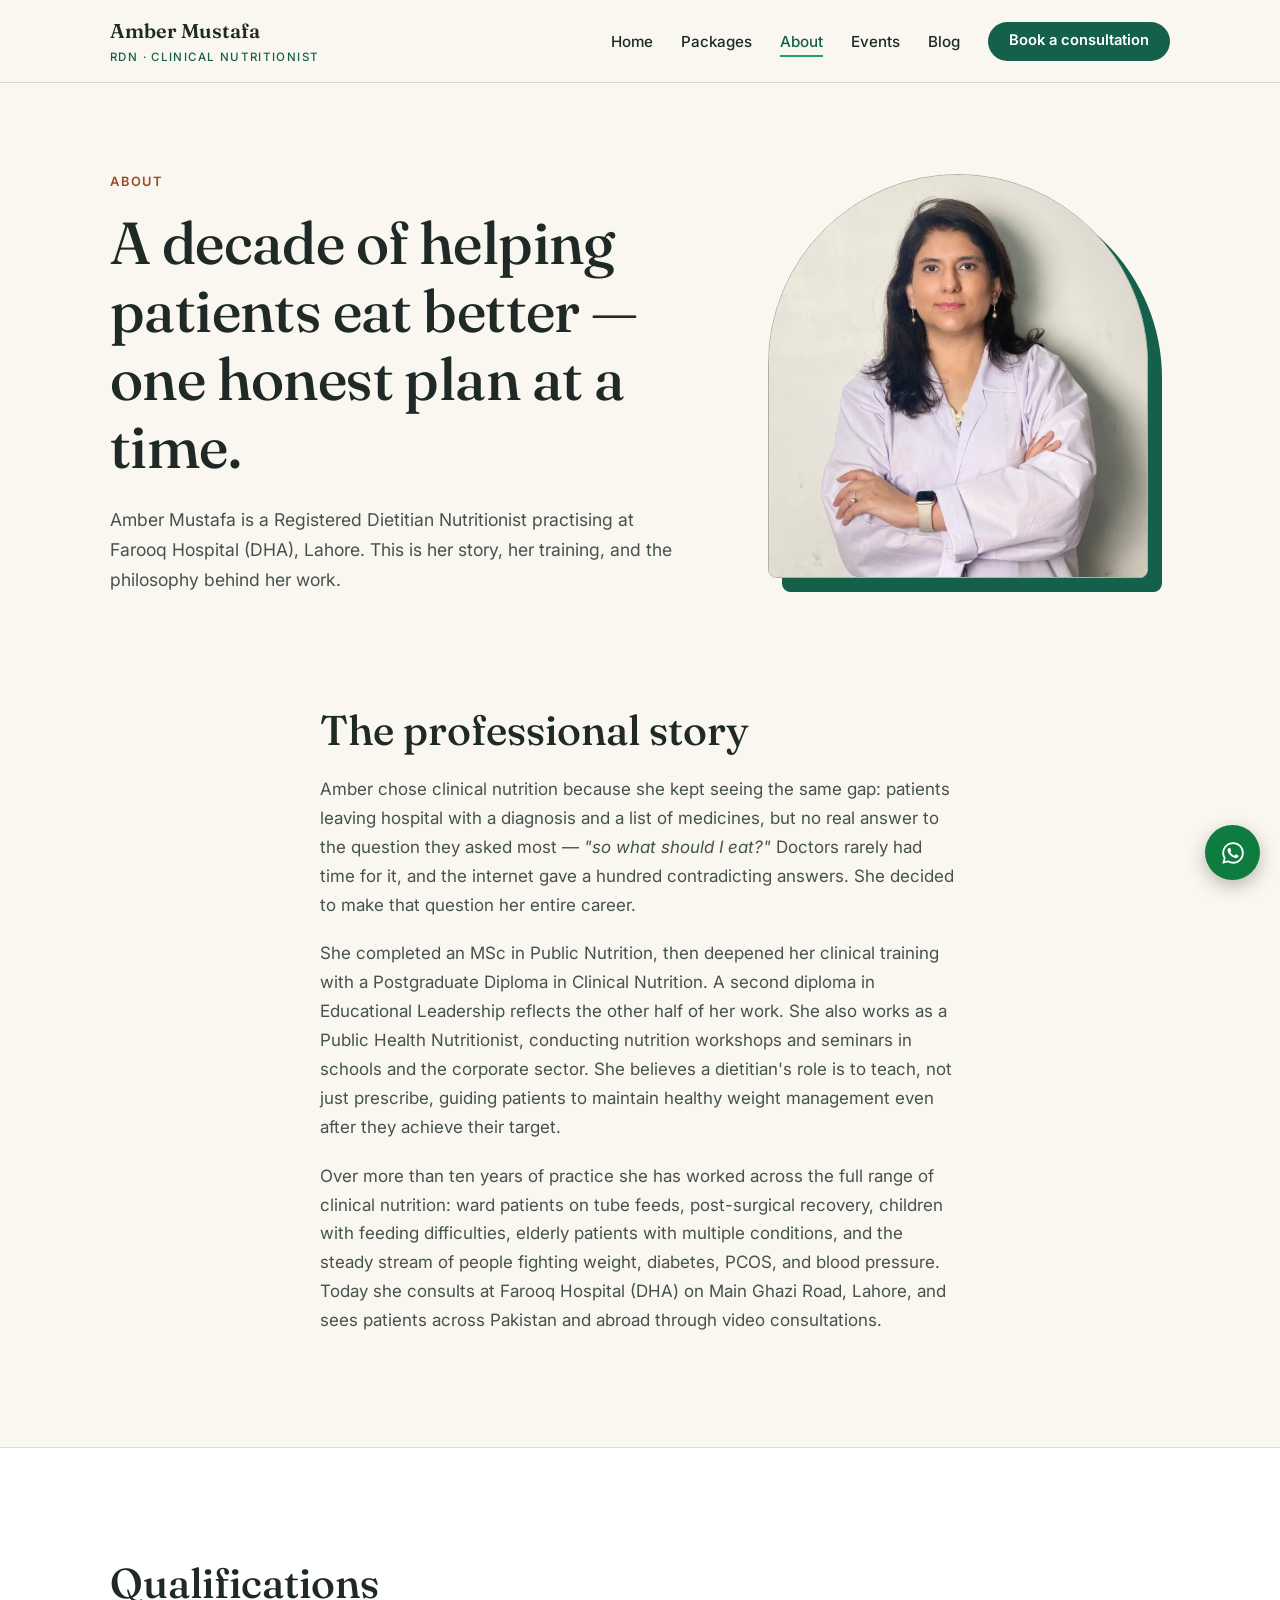
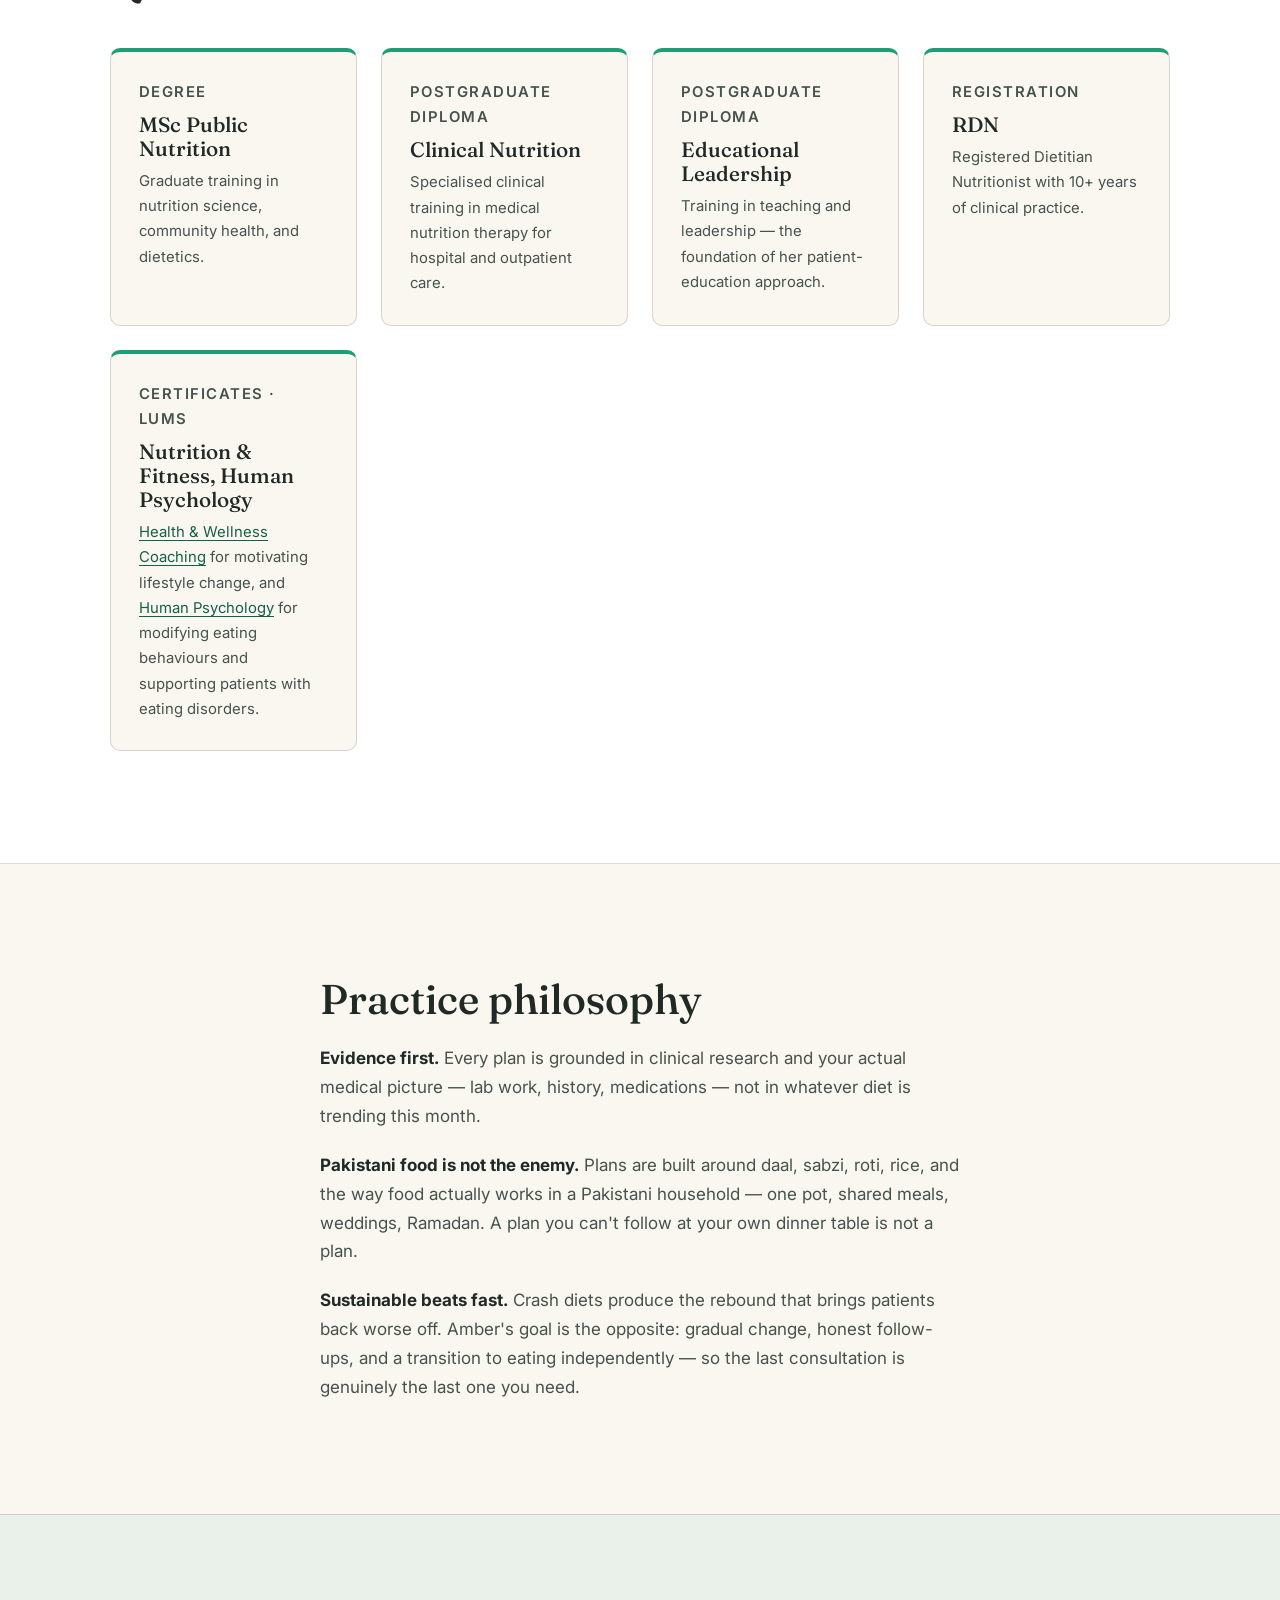
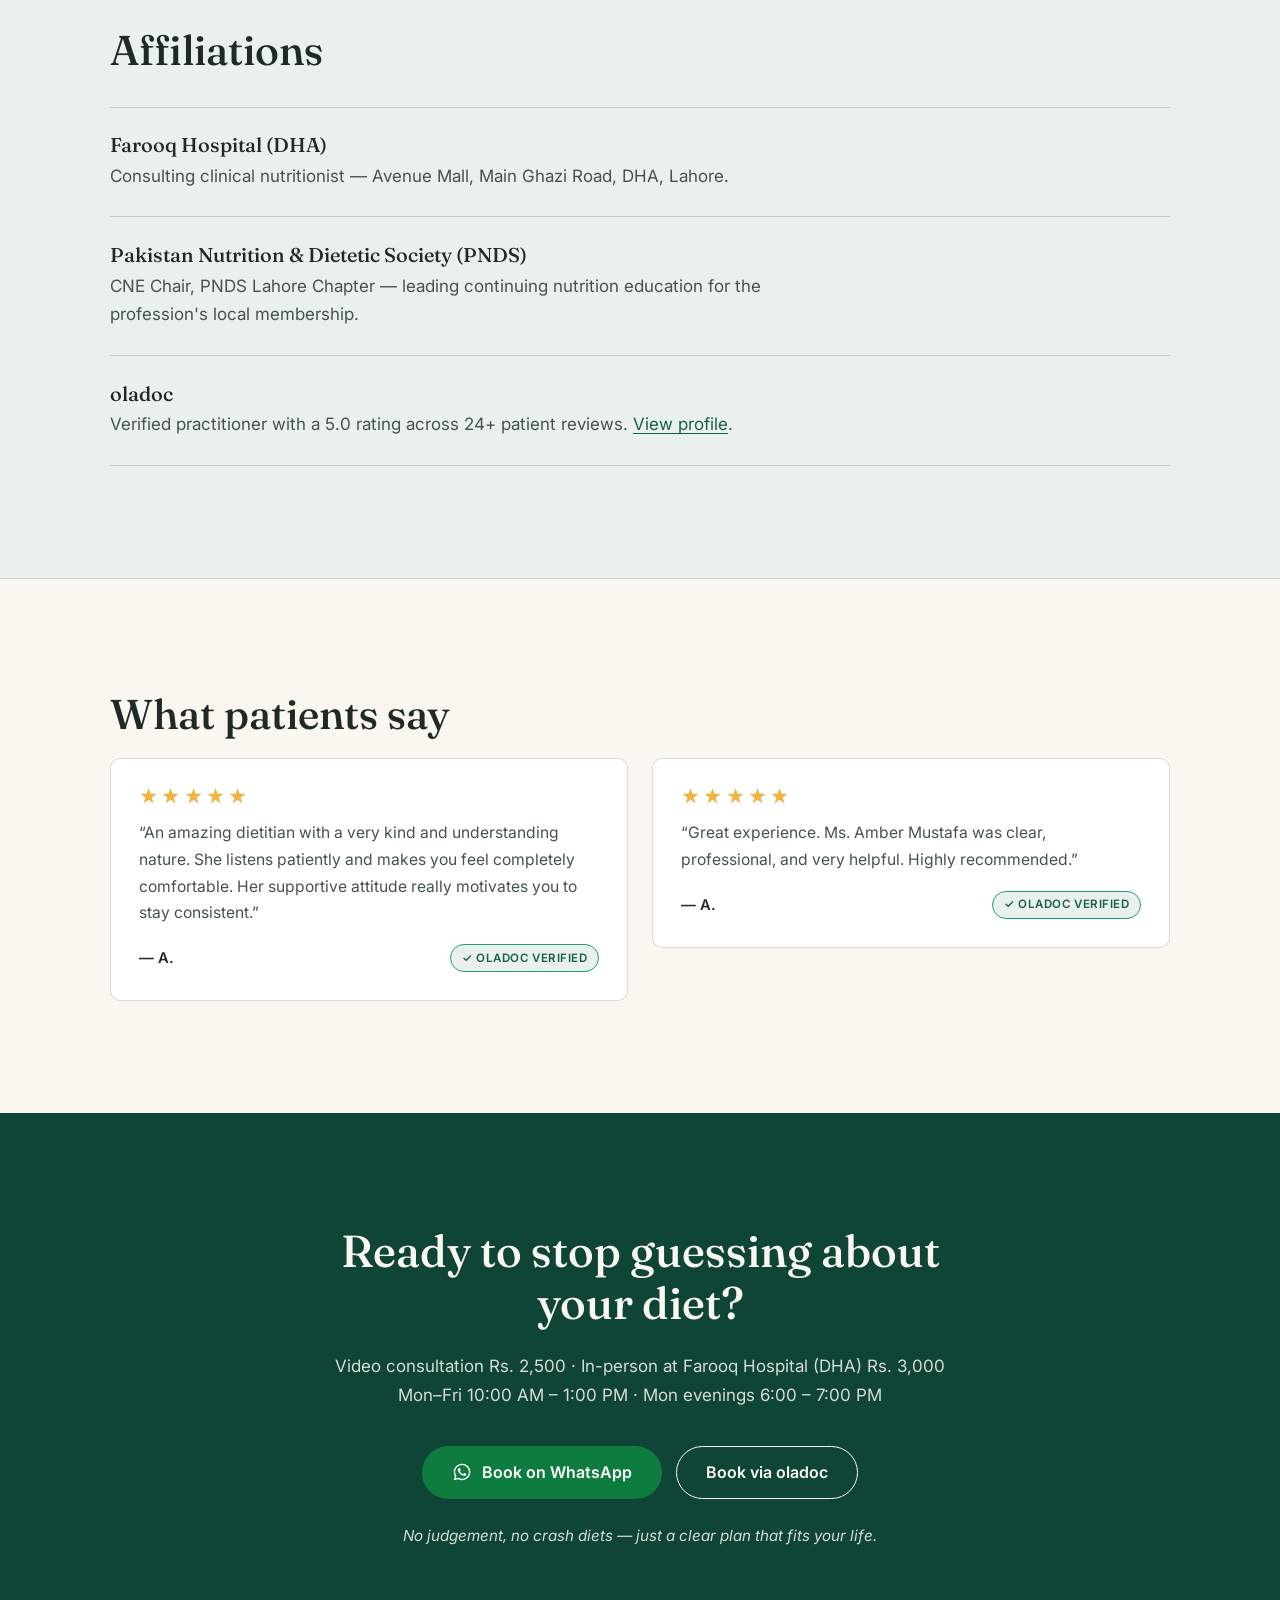
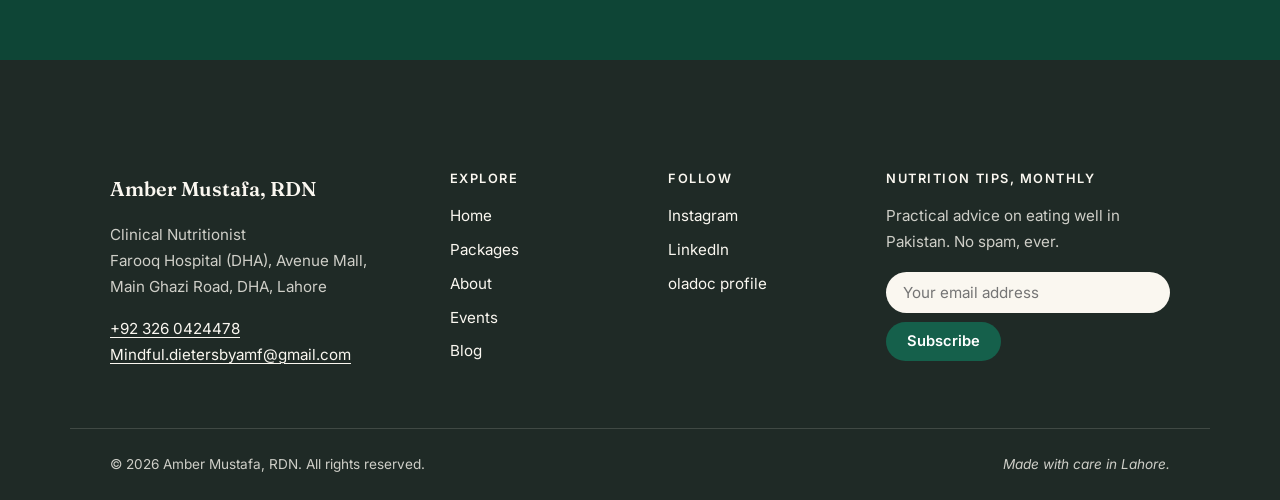
<file: about.html>
<!DOCTYPE html>
<html lang="en">
<head>
  <meta charset="UTF-8">
  <meta name="viewport" content="width=device-width, initial-scale=1.0">
  <title>About Amber Mustafa, RDN — Clinical Nutritionist at Farooq Hospital DHA, Lahore</title>
  <meta name="description" content="Meet Amber Mustafa, RDN — clinical nutritionist with 10+ years of experience, MSc Public Nutrition, and a practice philosophy built on evidence, empathy, and Pakistani food culture.">

  <!-- Open Graph -->
  <meta property="og:type" content="profile">
  <meta property="og:title" content="About Amber Mustafa, RDN — Clinical Nutritionist in Lahore">
  <meta property="og:description" content="10+ years of clinical nutrition practice at Farooq Hospital DHA. Evidence-based, personalised to Pakistani food culture, sustainable over crash diets.">
  <meta property="og:image" content="assets/images/amber-headshot.jpeg">
  <meta property="og:locale" content="en_PK">

  <!-- Twitter Card -->
  <meta name="twitter:card" content="summary_large_image">
  <meta name="twitter:title" content="About Amber Mustafa, RDN — Clinical Nutritionist in Lahore">
  <meta name="twitter:description" content="10+ years of clinical nutrition practice at Farooq Hospital DHA, Lahore.">
  <meta name="twitter:image" content="assets/images/amber-headshot.jpeg">

  <!-- Fonts -->
  <link rel="preconnect" href="https://fonts.googleapis.com">
  <link rel="preconnect" href="https://fonts.gstatic.com" crossorigin>
  <link href="https://fonts.googleapis.com/css2?family=Fraunces:opsz,wght@9..144,400;9..144,500;9..144,600&family=Inter:wght@400;500;600&display=swap" rel="stylesheet">

  <link rel="stylesheet" href="style.css">

  <script type="application/ld+json">
  {
    "@context": "https://schema.org",
    "@type": "Person",
    "name": "Amber Mustafa",
    "honorificSuffix": "RDN",
    "jobTitle": "Clinical Nutritionist",
    "description": "Clinical nutritionist at Farooq Hospital (DHA), Lahore with 10+ years of experience in medical nutrition therapy, weight management and metabolic health.",
    "image": "assets/images/amber-headshot.jpeg",
    "telephone": "+923260424478",
    "email": "Mindful.dietersbyamf@gmail.com",
    "workLocation": {
      "@type": "Place",
      "name": "Farooq Hospital (DHA)",
      "address": {
        "@type": "PostalAddress",
        "streetAddress": "Avenue Mall, Main Ghazi Road, DHA",
        "addressLocality": "Lahore",
        "addressCountry": "PK"
      }
    },
    "memberOf": {
      "@type": "Organization",
      "name": "Pakistan Nutrition & Dietetic Society (PNDS)"
    },
    "sameAs": [
      "https://www.instagram.com/rd_amber_mustafa/",
      "https://www.linkedin.com/in/amber-mustafa-rdn-b37b24142/",
      "https://oladoc.com/pakistan/lahore/dr/dietitian/amber-mustafa/3514798"
    ]
  }
  </script>
</head>
<body>

  <a class="skip-link" href="#main">Skip to content</a>

  <!-- ============ HEADER ============ -->
  <header class="site-header">
    <div class="container header-inner">
      <a href="index.html" class="brand" aria-label="Amber Mustafa, RDN — home">
        <span class="brand-name">Amber Mustafa</span>
        <span class="brand-title">RDN · Clinical Nutritionist</span>
      </a>

      <nav class="site-nav" aria-label="Main navigation">
        <button class="nav-toggle" aria-expanded="false" aria-controls="nav-menu" aria-label="Open menu">
          <span class="nav-toggle-bar"></span>
          <span class="nav-toggle-bar"></span>
        </button>
        <ul id="nav-menu" class="nav-menu">
          <li><a href="index.html">Home</a></li>
          <li><a href="index.html#packages">Packages</a></li>
          <li><a href="about.html" aria-current="page">About</a></li>
          <li><a href="events.html">Events</a></li>
          <li><a href="blog.html">Blog</a></li>
          <li class="nav-cta-item">
            <a class="btn btn-primary btn-small" href="https://wa.me/923260424478?text=Hi%20Amber%2C%20I%27d%20like%20to%20book%20a%20nutrition%20consultation." target="_blank" rel="noopener">Book a consultation</a>
          </li>
        </ul>
      </nav>
    </div>
  </header>

  <main id="main">

    <!-- ============ PAGE HERO ============ -->
    <section class="page-hero">
      <div class="container hero-grid">
        <div class="hero-copy">
          <p class="eyebrow">About</p>
          <h1>A decade of helping patients eat better — one honest plan at a time.</h1>
          <p class="hero-sub">
            Amber Mustafa is a Registered Dietitian Nutritionist practising at Farooq Hospital (DHA), Lahore.
            This is her story, her training, and the philosophy behind her work.
          </p>
        </div>
        <div class="hero-photo">
          <div class="photo-frame">
            <img src="assets/images/amber-new.jpg" alt="Amber Mustafa, RDN, clinical nutritionist" width="509" height="580">
          </div>
        </div>
      </div>
    </section>

    <!-- ============ STORY ============ -->
    <section class="story">
      <div class="container story-narrow">
        <h2 class="section-heading">The professional story</h2>
        <p>
          Amber chose clinical nutrition because she kept seeing the same gap: patients leaving hospital
          with a diagnosis and a list of medicines, but no real answer to the question they asked most —
          <em>"so what should I eat?"</em> Doctors rarely had time for it, and the internet gave a hundred
          contradicting answers. She decided to make that question her entire career.
        </p>
        <p>
          She completed an MSc in Public Nutrition, then deepened her clinical training with a Postgraduate
          Diploma in Clinical Nutrition. A second diploma in Educational Leadership reflects the other half
          of her work. She also works as a Public Health Nutritionist, conducting nutrition workshops and
          seminars in schools and the corporate sector. She believes a dietitian's role is to teach, not
          just prescribe, guiding patients to maintain healthy weight management even after they achieve
          their target.
        </p>
        <p>
          Over more than ten years of practice she has worked across the full range of clinical nutrition:
          ward patients on tube feeds, post-surgical recovery, children with feeding difficulties, elderly
          patients with multiple conditions, and the steady stream of people fighting weight, diabetes,
          PCOS, and blood pressure. Today she consults at Farooq Hospital (DHA) on Main Ghazi Road, Lahore,
          and sees patients across Pakistan and abroad through video consultations.
        </p>
      </div>
    </section>

    <!-- ============ CREDENTIALS ============ -->
    <section class="credentials">
      <div class="container">
        <h2 class="section-heading">Qualifications</h2>
        <div class="credential-grid">
          <div class="credential-card">
            <p class="credential-type">Degree</p>
            <h3>MSc Public Nutrition</h3>
            <p>Graduate training in nutrition science, community health, and dietetics.</p>
          </div>
          <div class="credential-card">
            <p class="credential-type">Postgraduate Diploma</p>
            <h3>Clinical Nutrition</h3>
            <p>Specialised clinical training in medical nutrition therapy for hospital and outpatient care.</p>
          </div>
          <div class="credential-card">
            <p class="credential-type">Postgraduate Diploma</p>
            <h3>Educational Leadership</h3>
            <p>Training in teaching and leadership — the foundation of her patient-education approach.</p>
          </div>
          <div class="credential-card">
            <p class="credential-type">Registration</p>
            <h3>RDN</h3>
            <p>Registered Dietitian Nutritionist with 10+ years of clinical practice.</p>
          </div>
          <div class="credential-card">
            <p class="credential-type">Certificates · LUMS</p>
            <h3>Nutrition &amp; Fitness, Human Psychology</h3>
            <p><a href="https://www.linkedin.com/school/274288/" target="_blank" rel="noopener">Health &amp; Wellness Coaching</a> for motivating lifestyle change, and <a href="https://www.linkedin.com/school/274288/" target="_blank" rel="noopener">Human Psychology</a> for modifying eating behaviours and supporting patients with eating disorders.</p>
          </div>
        </div>
      </div>
    </section>

    <!-- ============ PHILOSOPHY ============ -->
    <section class="philosophy">
      <div class="container story-narrow">
        <h2 class="section-heading">Practice philosophy</h2>
        <p>
          <strong>Evidence first.</strong> Every plan is grounded in clinical research and your actual
          medical picture — lab work, history, medications — not in whatever diet is trending this month.
        </p>
        <p>
          <strong>Pakistani food is not the enemy.</strong> Plans are built around daal, sabzi, roti, rice,
          and the way food actually works in a Pakistani household — one pot, shared meals, weddings,
          Ramadan. A plan you can't follow at your own dinner table is not a plan.
        </p>
        <p>
          <strong>Sustainable beats fast.</strong> Crash diets produce the rebound that brings patients
          back worse off. Amber's goal is the opposite: gradual change, honest follow-ups, and a transition
          to eating independently — so the last consultation is genuinely the last one you need.
        </p>
      </div>
    </section>

    <!-- ============ AFFILIATIONS ============ -->
    <section class="affiliations">
      <div class="container">
        <h2 class="section-heading">Affiliations</h2>
        <ul class="affiliation-list">
          <li>
            <h3>Farooq Hospital (DHA)</h3>
            <p>Consulting clinical nutritionist — Avenue Mall, Main Ghazi Road, DHA, Lahore.</p>
          </li>
          <li>
            <h3>Pakistan Nutrition &amp; Dietetic Society (PNDS)</h3>
            <p>CNE Chair, PNDS Lahore Chapter — leading continuing nutrition education for the profession's local membership.</p>
          </li>
          <li>
            <h3>oladoc</h3>
            <p>Verified practitioner with a 5.0 rating across 24+ patient reviews. <a href="https://oladoc.com/pakistan/lahore/dr/dietitian/amber-mustafa/3514798" target="_blank" rel="noopener">View profile</a>.</p>
          </li>
        </ul>
      </div>
    </section>

    <!-- ============ TESTIMONIALS (short) ============ -->
    <section class="testimonials">
      <div class="container">
        <h2 class="section-heading">What patients say</h2>
        <div class="testimonial-columns testimonial-columns-two">
          <figure class="testimonial">
            <p class="stars" role="img" aria-label="Rated 5 out of 5 stars"><span aria-hidden="true">★★★★★</span></p>
            <blockquote>
              <p>“An amazing dietitian with a very kind and understanding nature. She listens patiently and makes you feel completely comfortable. Her supportive attitude really motivates you to stay consistent.”</p>
            </blockquote>
            <figcaption>— A. <span class="verified-badge">✓ oladoc verified</span></figcaption>
          </figure>
          <figure class="testimonial">
            <p class="stars" role="img" aria-label="Rated 5 out of 5 stars"><span aria-hidden="true">★★★★★</span></p>
            <blockquote>
              <p>“Great experience. Ms. Amber Mustafa was clear, professional, and very helpful. Highly recommended.”</p>
            </blockquote>
            <figcaption>— A. <span class="verified-badge">✓ oladoc verified</span></figcaption>
          </figure>
        </div>
      </div>
    </section>

    <!-- ============ FINAL CTA ============ -->
    <section class="final-cta">
      <div class="container">
        <h2>Ready to stop guessing about your diet?</h2>
        <p>
          Video consultation Rs. 2,500 · In-person at Farooq Hospital (DHA) Rs. 3,000<br>
          Mon–Fri 10:00 AM – 1:00 PM · Mon evenings 6:00 – 7:00 PM
        </p>
        <div class="hero-ctas final-ctas">
          <a class="btn btn-whatsapp" href="https://wa.me/923260424478?text=Hi%20Amber%2C%20I%27d%20like%20to%20book%20a%20nutrition%20consultation." target="_blank" rel="noopener">
            <svg class="icon" viewBox="0 0 24 24" width="20" height="20" aria-hidden="true" fill="currentColor"><path d="M12.04 2c-5.46 0-9.91 4.45-9.91 9.91 0 1.75.46 3.45 1.32 4.95L2.05 22l5.25-1.38a9.87 9.87 0 0 0 4.74 1.21c5.46 0 9.91-4.45 9.91-9.91 0-2.65-1.03-5.14-2.9-7.01A9.82 9.82 0 0 0 12.04 2zm0 18.15a8.2 8.2 0 0 1-4.19-1.15l-.3-.18-3.12.82.83-3.04-.2-.31a8.2 8.2 0 0 1-1.26-4.38c0-4.54 3.7-8.24 8.24-8.24 2.2 0 4.27.86 5.82 2.42a8.18 8.18 0 0 1 2.41 5.83c0 4.54-3.7 8.23-8.23 8.23zm4.52-6.16c-.25-.13-1.47-.72-1.69-.81-.23-.08-.39-.12-.56.13-.16.25-.64.8-.78.97-.14.16-.29.18-.54.06-.25-.13-1.05-.39-2-1.23-.74-.66-1.23-1.47-1.38-1.72-.14-.25-.01-.38.11-.51.11-.11.25-.29.37-.43.12-.14.16-.25.25-.41.08-.17.04-.31-.02-.43-.06-.13-.56-1.34-.76-1.84-.2-.48-.41-.42-.56-.43h-.48c-.17 0-.43.06-.66.31-.22.25-.86.85-.86 2.07 0 1.22.89 2.4 1.01 2.56.12.17 1.75 2.67 4.23 3.74.59.26 1.05.41 1.41.52.59.19 1.13.16 1.56.1.48-.07 1.47-.6 1.67-1.18.21-.58.21-1.07.14-1.18-.06-.11-.22-.17-.47-.3z"/></svg>
            Book on WhatsApp
          </a>
          <a class="btn btn-secondary btn-secondary-light" href="https://oladoc.com/appointment/13651/3514798" target="_blank" rel="noopener">Book via oladoc</a>
        </div>
        <p class="reassurance">No judgement, no crash diets — just a clear plan that fits your life.</p>
      </div>
    </section>

  </main>

  <!-- ============ FOOTER ============ -->
  <footer class="site-footer">
    <div class="container footer-grid">
      <div class="footer-brand">
        <p class="brand-name">Amber Mustafa, RDN</p>
        <p>Clinical Nutritionist<br>Farooq Hospital (DHA), Avenue Mall,<br>Main Ghazi Road, DHA, Lahore</p>
        <p><a href="tel:+923260424478">+92 326 0424478</a><br>
        <a href="mailto:Mindful.dietersbyamf@gmail.com">Mindful.dietersbyamf@gmail.com</a></p>
      </div>

      <nav class="footer-nav" aria-label="Footer navigation">
        <h3>Explore</h3>
        <ul>
          <li><a href="index.html">Home</a></li>
          <li><a href="index.html#packages">Packages</a></li>
          <li><a href="about.html">About</a></li>
          <li><a href="events.html">Events</a></li>
          <li><a href="blog.html">Blog</a></li>
        </ul>
      </nav>

      <div class="footer-social">
        <h3>Follow</h3>
        <ul>
          <li><a href="https://www.instagram.com/rd_amber_mustafa/" target="_blank" rel="noopener">Instagram</a></li>
          <li><a href="https://www.linkedin.com/in/amber-mustafa-rdn-b37b24142/" target="_blank" rel="noopener">LinkedIn</a></li>
          <li><a href="https://oladoc.com/pakistan/lahore/dr/dietitian/amber-mustafa/3514798" target="_blank" rel="noopener">oladoc profile</a></li>
        </ul>
      </div>

      <div class="footer-newsletter">
        <h3>Nutrition tips, monthly</h3>
        <p>Practical advice on eating well in Pakistan. No spam, ever.</p>
        <!-- NEWSLETTER: connect this form to Mailchimp / ConvertKit later. See script.js. -->
        <form id="newsletter-form" class="newsletter-form" novalidate>
          <label for="newsletter-email" class="visually-hidden">Email address</label>
          <input type="email" id="newsletter-email" name="email" placeholder="Your email address" required autocomplete="email">
          <button type="submit" class="btn btn-primary btn-small">Subscribe</button>
        </form>
        <p id="newsletter-thanks" class="newsletter-thanks" hidden>Thank you — you're on the list!</p>
      </div>
    </div>

    <div class="container footer-bottom">
      <p>&copy; <span id="year">2026</span> Amber Mustafa, RDN. All rights reserved.</p>
      <p class="footer-warm">Made with care in Lahore.</p>
    </div>
  </footer>

  <!-- ============ FLOATING WHATSAPP BUTTON ============ -->
  <a class="whatsapp-fab" href="https://wa.me/923260424478?text=Hi%20Amber%2C%20I%27d%20like%20to%20book%20a%20nutrition%20consultation." target="_blank" rel="noopener" aria-label="Chat with Amber on WhatsApp">
    <svg viewBox="0 0 24 24" width="26" height="26" aria-hidden="true" fill="currentColor"><path d="M12.04 2c-5.46 0-9.91 4.45-9.91 9.91 0 1.75.46 3.45 1.32 4.95L2.05 22l5.25-1.38a9.87 9.87 0 0 0 4.74 1.21c5.46 0 9.91-4.45 9.91-9.91 0-2.65-1.03-5.14-2.9-7.01A9.82 9.82 0 0 0 12.04 2zm0 18.15a8.2 8.2 0 0 1-4.19-1.15l-.3-.18-3.12.82.83-3.04-.2-.31a8.2 8.2 0 0 1-1.26-4.38c0-4.54 3.7-8.24 8.24-8.24 2.2 0 4.27.86 5.82 2.42a8.18 8.18 0 0 1 2.41 5.83c0 4.54-3.7 8.23-8.23 8.23zm4.52-6.16c-.25-.13-1.47-.72-1.69-.81-.23-.08-.39-.12-.56.13-.16.25-.64.8-.78.97-.14.16-.29.18-.54.06-.25-.13-1.05-.39-2-1.23-.74-.66-1.23-1.47-1.38-1.72-.14-.25-.01-.38.11-.51.11-.11.25-.29.37-.43.12-.14.16-.25.25-.41.08-.17.04-.31-.02-.43-.06-.13-.56-1.34-.76-1.84-.2-.48-.41-.42-.56-.43h-.48c-.17 0-.43.06-.66.31-.22.25-.86.85-.86 2.07 0 1.22.89 2.4 1.01 2.56.12.17 1.75 2.67 4.23 3.74.59.26 1.05.41 1.41.52.59.19 1.13.16 1.56.1.48-.07 1.47-.6 1.67-1.18.21-.58.21-1.07.14-1.18-.06-.11-.22-.17-.47-.3z"/></svg>
    <span class="whatsapp-fab-label">Chat on WhatsApp</span>
  </a>

  <script src="script.js"></script>
</body>
</html>
</file>
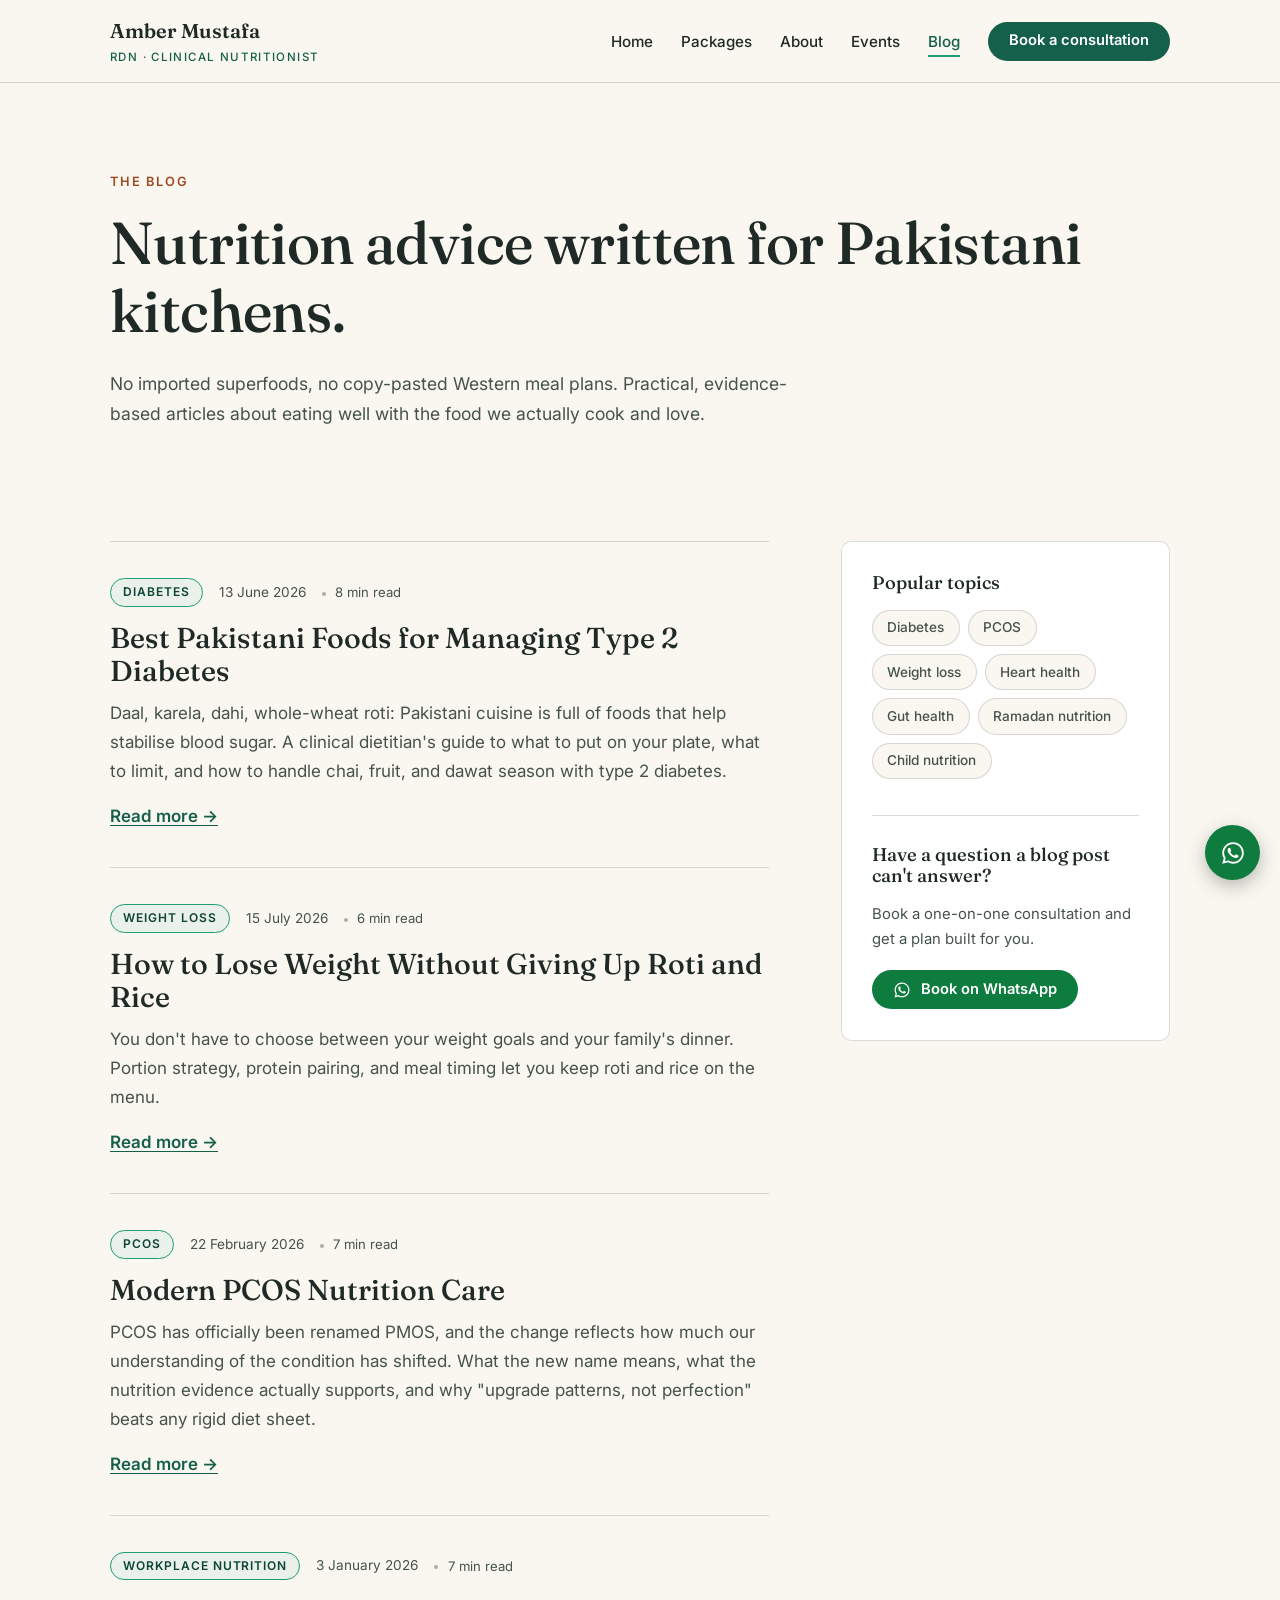
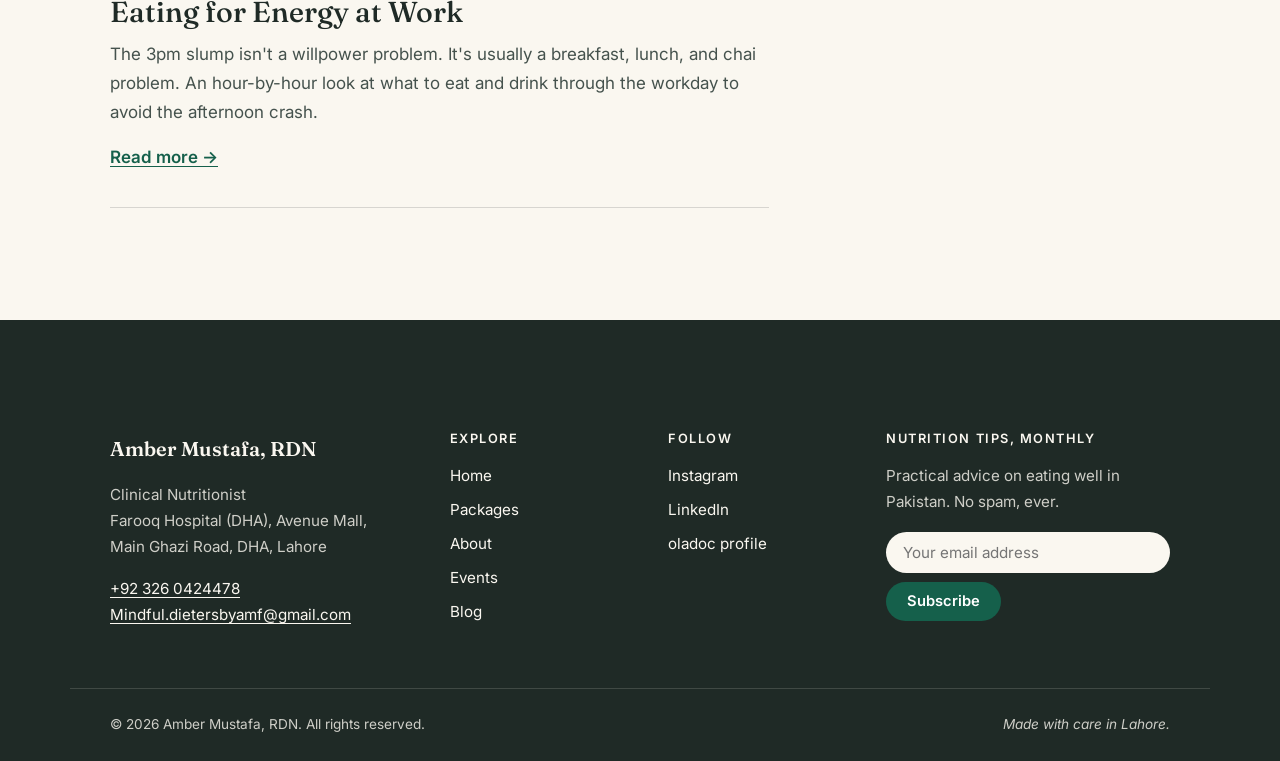
<file: blog.html>
<!DOCTYPE html>
<html lang="en">
<head>
  <meta charset="UTF-8">
  <meta name="viewport" content="width=device-width, initial-scale=1.0">
  <title>Nutrition Blog — Pakistani Diet Advice by Amber Mustafa, RDN | Lahore</title>
  <meta name="description" content="Practical, evidence-based nutrition articles for Pakistan: diabetes-friendly desi food, PCOS diet plans, and weight loss without giving up roti and rice. By Amber Mustafa, RDN.">

  <!-- Open Graph -->
  <meta property="og:type" content="website">
  <meta property="og:title" content="Nutrition Blog — Pakistani Diet Advice by Amber Mustafa, RDN">
  <meta property="og:description" content="Evidence-based nutrition articles written for Pakistani food culture — diabetes, PCOS, weight loss and more.">
  <meta property="og:image" content="assets/images/amber-headshot.jpeg">
  <meta property="og:locale" content="en_PK">

  <!-- Twitter Card -->
  <meta name="twitter:card" content="summary_large_image">
  <meta name="twitter:title" content="Nutrition Blog — Pakistani Diet Advice by Amber Mustafa, RDN">
  <meta name="twitter:description" content="Evidence-based nutrition articles written for Pakistani food culture.">
  <meta name="twitter:image" content="assets/images/amber-headshot.jpeg">

  <!-- Fonts -->
  <link rel="preconnect" href="https://fonts.googleapis.com">
  <link rel="preconnect" href="https://fonts.gstatic.com" crossorigin>
  <link href="https://fonts.googleapis.com/css2?family=Fraunces:opsz,wght@9..144,400;9..144,500;9..144,600&family=Inter:wght@400;500;600&display=swap" rel="stylesheet">

  <link rel="stylesheet" href="style.css">

  <!-- Structured data: Blog + planned articles -->
  <script type="application/ld+json">
  {
    "@context": "https://schema.org",
    "@type": "Blog",
    "name": "Amber Mustafa RDN — Nutrition Blog",
    "description": "Evidence-based nutrition advice for Pakistani readers by a clinical dietitian in Lahore.",
    "author": {
      "@type": "Person",
      "name": "Amber Mustafa",
      "honorificSuffix": "RDN",
      "jobTitle": "Clinical Nutritionist"
    },
    "blogPost": [
      {
        "@type": "BlogPosting",
        "headline": "Best Pakistani Foods for Managing Type 2 Diabetes",
        "datePublished": "2026-06-13",
        "author": { "@type": "Person", "name": "Amber Mustafa" }
      },
      {
        "@type": "BlogPosting",
        "headline": "How to Lose Weight Without Giving Up Roti and Rice",
        "datePublished": "2026-06-13",
        "author": { "@type": "Person", "name": "Amber Mustafa" }
      },
      {
        "@type": "BlogPosting",
        "headline": "Modern PCOS Nutrition Care",
        "datePublished": "2026-06-13",
        "author": { "@type": "Person", "name": "Amber Mustafa" }
      },
      {
        "@type": "BlogPosting",
        "headline": "Eating for Energy at Work",
        "datePublished": "2026-06-13",
        "author": { "@type": "Person", "name": "Amber Mustafa" }
      }
    ]
  }
  </script>
</head>
<body>

  <a class="skip-link" href="#main">Skip to content</a>

  <!-- ============ HEADER ============ -->
  <header class="site-header">
    <div class="container header-inner">
      <a href="index.html" class="brand" aria-label="Amber Mustafa, RDN — home">
        <span class="brand-name">Amber Mustafa</span>
        <span class="brand-title">RDN · Clinical Nutritionist</span>
      </a>

      <nav class="site-nav" aria-label="Main navigation">
        <button class="nav-toggle" aria-expanded="false" aria-controls="nav-menu" aria-label="Open menu">
          <span class="nav-toggle-bar"></span>
          <span class="nav-toggle-bar"></span>
        </button>
        <ul id="nav-menu" class="nav-menu">
          <li><a href="index.html">Home</a></li>
          <li><a href="index.html#packages">Packages</a></li>
          <li><a href="about.html">About</a></li>
          <li><a href="events.html">Events</a></li>
          <li><a href="blog.html" aria-current="page">Blog</a></li>
          <li class="nav-cta-item">
            <a class="btn btn-primary btn-small" href="https://wa.me/923260424478?text=Hi%20Amber%2C%20I%27d%20like%20to%20book%20a%20nutrition%20consultation." target="_blank" rel="noopener">Book a consultation</a>
          </li>
        </ul>
      </nav>
    </div>
  </header>

  <main id="main">

    <!-- ============ BLOG HERO ============ -->
    <section class="page-hero page-hero-simple">
      <div class="container">
        <p class="eyebrow">The blog</p>
        <h1>Nutrition advice written for Pakistani kitchens.</h1>
        <p class="hero-sub story-narrow">
          No imported superfoods, no copy-pasted Western meal plans. Practical, evidence-based
          articles about eating well with the food we actually cook and love.
        </p>
      </div>
    </section>

    <!-- ============ BLOG LISTING ============ -->
    <section class="blog-listing">
      <div class="container blog-layout">

        <div class="blog-posts">
          <!--
            HOW TO ADD A POST CARD:
            Copy one <article class="post-card">...</article> block, update the
            category, date, title, excerpt and link. Newest posts go first.
          -->
          <article class="post-card">
            <p class="post-meta"><span class="post-category">Diabetes</span> <time datetime="2026-06-13">13 June 2026</time> <span class="read-time">8 min read</span></p>
            <h2><a href="post-diabetes-foods.html">Best Pakistani Foods for Managing Type 2 Diabetes</a></h2>
            <p class="post-excerpt">
              Daal, karela, dahi, whole-wheat roti: Pakistani cuisine is full of foods that help stabilise
              blood sugar. A clinical dietitian's guide to what to put on your plate, what to limit, and how
              to handle chai, fruit, and dawat season with type 2 diabetes.
            </p>
            <a class="text-link" href="post-diabetes-foods.html" aria-label="Read more: Best Pakistani Foods for Managing Type 2 Diabetes">Read more <span aria-hidden="true">&rarr;</span></a>
          </article>

          <article class="post-card">
            <p class="post-meta"><span class="post-category">Weight loss</span> <time datetime="2026-07-15">15 July 2026</time> <span class="read-time">6 min read</span></p>
            <h2><a href="post-roti-rice-weight-loss.html">How to Lose Weight Without Giving Up Roti and Rice</a></h2>
            <p class="post-excerpt">
              You don't have to choose between your weight goals and your family's dinner. Portion strategy,
              protein pairing, and meal timing let you keep roti and rice on the menu.
            </p>
            <a class="text-link" href="post-roti-rice-weight-loss.html" aria-label="Read more: How to Lose Weight Without Giving Up Roti and Rice">Read more <span aria-hidden="true">&rarr;</span></a>
          </article>

          <article class="post-card">
            <p class="post-meta"><span class="post-category">PCOS</span> <time datetime="2026-02-22">22 February 2026</time> <span class="read-time">7 min read</span></p>
            <h2><a href="post-pcos-nutrition-care.html">Modern PCOS Nutrition Care</a></h2>
            <p class="post-excerpt">
              PCOS has officially been renamed PMOS, and the change reflects how much our understanding
              of the condition has shifted. What the new name means, what the nutrition evidence actually
              supports, and why "upgrade patterns, not perfection" beats any rigid diet sheet.
            </p>
            <a class="text-link" href="post-pcos-nutrition-care.html" aria-label="Read more: Modern PCOS Nutrition Care">Read more <span aria-hidden="true">&rarr;</span></a>
          </article>

          <article class="post-card">
            <p class="post-meta"><span class="post-category">Workplace Nutrition</span> <time datetime="2026-01-03">3 January 2026</time> <span class="read-time">7 min read</span></p>
            <h2><a href="post-eating-energy-work.html">Eating for Energy at Work</a></h2>
            <p class="post-excerpt">
              The 3pm slump isn't a willpower problem. It's usually a breakfast, lunch, and chai problem.
              An hour-by-hour look at what to eat and drink through the workday to avoid the afternoon crash.
            </p>
            <a class="text-link" href="post-eating-energy-work.html" aria-label="Read more: Eating for Energy at Work">Read more <span aria-hidden="true">&rarr;</span></a>
          </article>
        </div>

        <aside class="blog-sidebar" aria-label="Blog topics">
          <h2>Popular topics</h2>
          <ul class="tag-list">
            <li><a href="#">Diabetes</a></li>
            <li><a href="#">PCOS</a></li>
            <li><a href="#">Weight loss</a></li>
            <li><a href="#">Heart health</a></li>
            <li><a href="#">Gut health</a></li>
            <li><a href="#">Ramadan nutrition</a></li>
            <li><a href="#">Child nutrition</a></li>
          </ul>

          <div class="sidebar-cta">
            <h2>Have a question a blog post can't answer?</h2>
            <p>Book a one-on-one consultation and get a plan built for you.</p>
            <a class="btn btn-whatsapp btn-small" href="https://wa.me/923260424478?text=Hi%20Amber%2C%20I%27d%20like%20to%20book%20a%20nutrition%20consultation." target="_blank" rel="noopener">
              <svg class="icon" viewBox="0 0 24 24" width="18" height="18" aria-hidden="true" fill="currentColor"><path d="M12.04 2c-5.46 0-9.91 4.45-9.91 9.91 0 1.75.46 3.45 1.32 4.95L2.05 22l5.25-1.38a9.87 9.87 0 0 0 4.74 1.21c5.46 0 9.91-4.45 9.91-9.91 0-2.65-1.03-5.14-2.9-7.01A9.82 9.82 0 0 0 12.04 2zm0 18.15a8.2 8.2 0 0 1-4.19-1.15l-.3-.18-3.12.82.83-3.04-.2-.31a8.2 8.2 0 0 1-1.26-4.38c0-4.54 3.7-8.24 8.24-8.24 2.2 0 4.27.86 5.82 2.42a8.18 8.18 0 0 1 2.41 5.83c0 4.54-3.7 8.23-8.23 8.23zm4.52-6.16c-.25-.13-1.47-.72-1.69-.81-.23-.08-.39-.12-.56.13-.16.25-.64.8-.78.97-.14.16-.29.18-.54.06-.25-.13-1.05-.39-2-1.23-.74-.66-1.23-1.47-1.38-1.72-.14-.25-.01-.38.11-.51.11-.11.25-.29.37-.43.12-.14.16-.25.25-.41.08-.17.04-.31-.02-.43-.06-.13-.56-1.34-.76-1.84-.2-.48-.41-.42-.56-.43h-.48c-.17 0-.43.06-.66.31-.22.25-.86.85-.86 2.07 0 1.22.89 2.4 1.01 2.56.12.17 1.75 2.67 4.23 3.74.59.26 1.05.41 1.41.52.59.19 1.13.16 1.56.1.48-.07 1.47-.6 1.67-1.18.21-.58.21-1.07.14-1.18-.06-.11-.22-.17-.47-.3z"/></svg>
              Book on WhatsApp
            </a>
          </div>
        </aside>

      </div>
    </section>

    <!--
    ============================================================
    SINGLE BLOG POST PAGE TEMPLATE
    ============================================================
    To publish a real post:
    1. Duplicate this blog.html file and rename it, e.g. post-diabetes-foods.html
    2. Replace the <main> content with the template below (uncomment it).
    3. Update the <title>, meta description, and OG tags at the top of the file.
    4. Update the card on blog.html to link to the new file.

    <main id="main">
      <article class="blog-post">
        <header class="page-hero page-hero-simple">
          <div class="container story-narrow">
            <p class="post-meta"><span class="post-category">Diabetes</span> <time datetime="2026-07-01">1 July 2026</time></p>
            <h1>Post title goes here</h1>
            <p class="hero-sub">One-sentence summary of the article goes here.</p>
          </div>
        </header>
        <div class="container story-narrow post-body">
          <p>Opening paragraph...</p>
          <h2>First section heading</h2>
          <p>Section content...</p>
          <h2>Second section heading</h2>
          <p>Section content...</p>
          <p><em>This article is general information, not a substitute for personalised
          medical nutrition therapy. For a plan built around your health profile,
          book a consultation.</em></p>
        </div>
      </article>

      Add Article JSON-LD in the <head> of the post page:
      <script type="application/ld+json">
      {
        "@context": "https://schema.org",
        "@type": "Article",
        "headline": "Post title goes here",
        "datePublished": "2026-07-01",
        "author": { "@type": "Person", "name": "Amber Mustafa", "honorificSuffix": "RDN" },
        "publisher": { "@type": "Person", "name": "Amber Mustafa" }
      }
      </script>
    </main>
    ============================================================
    -->

  </main>

  <!-- ============ FOOTER ============ -->
  <footer class="site-footer">
    <div class="container footer-grid">
      <div class="footer-brand">
        <p class="brand-name">Amber Mustafa, RDN</p>
        <p>Clinical Nutritionist<br>Farooq Hospital (DHA), Avenue Mall,<br>Main Ghazi Road, DHA, Lahore</p>
        <p><a href="tel:+923260424478">+92 326 0424478</a><br>
        <a href="mailto:Mindful.dietersbyamf@gmail.com">Mindful.dietersbyamf@gmail.com</a></p>
      </div>

      <nav class="footer-nav" aria-label="Footer navigation">
        <h3>Explore</h3>
        <ul>
          <li><a href="index.html">Home</a></li>
          <li><a href="index.html#packages">Packages</a></li>
          <li><a href="about.html">About</a></li>
          <li><a href="events.html">Events</a></li>
          <li><a href="blog.html">Blog</a></li>
        </ul>
      </nav>

      <div class="footer-social">
        <h3>Follow</h3>
        <ul>
          <li><a href="https://www.instagram.com/rd_amber_mustafa/" target="_blank" rel="noopener">Instagram</a></li>
          <li><a href="https://www.linkedin.com/in/amber-mustafa-rdn-b37b24142/" target="_blank" rel="noopener">LinkedIn</a></li>
          <li><a href="https://oladoc.com/pakistan/lahore/dr/dietitian/amber-mustafa/3514798" target="_blank" rel="noopener">oladoc profile</a></li>
        </ul>
      </div>

      <div class="footer-newsletter">
        <h3>Nutrition tips, monthly</h3>
        <p>Practical advice on eating well in Pakistan. No spam, ever.</p>
        <!-- NEWSLETTER: connect this form to Mailchimp / ConvertKit later. See script.js. -->
        <form id="newsletter-form" class="newsletter-form" novalidate>
          <label for="newsletter-email" class="visually-hidden">Email address</label>
          <input type="email" id="newsletter-email" name="email" placeholder="Your email address" required autocomplete="email">
          <button type="submit" class="btn btn-primary btn-small">Subscribe</button>
        </form>
        <p id="newsletter-thanks" class="newsletter-thanks" hidden>Thank you — you're on the list!</p>
      </div>
    </div>

    <div class="container footer-bottom">
      <p>&copy; <span id="year">2026</span> Amber Mustafa, RDN. All rights reserved.</p>
      <p class="footer-warm">Made with care in Lahore.</p>
    </div>
  </footer>

  <!-- ============ FLOATING WHATSAPP BUTTON ============ -->
  <a class="whatsapp-fab" href="https://wa.me/923260424478?text=Hi%20Amber%2C%20I%27d%20like%20to%20book%20a%20nutrition%20consultation." target="_blank" rel="noopener" aria-label="Chat with Amber on WhatsApp">
    <svg viewBox="0 0 24 24" width="26" height="26" aria-hidden="true" fill="currentColor"><path d="M12.04 2c-5.46 0-9.91 4.45-9.91 9.91 0 1.75.46 3.45 1.32 4.95L2.05 22l5.25-1.38a9.87 9.87 0 0 0 4.74 1.21c5.46 0 9.91-4.45 9.91-9.91 0-2.65-1.03-5.14-2.9-7.01A9.82 9.82 0 0 0 12.04 2zm0 18.15a8.2 8.2 0 0 1-4.19-1.15l-.3-.18-3.12.82.83-3.04-.2-.31a8.2 8.2 0 0 1-1.26-4.38c0-4.54 3.7-8.24 8.24-8.24 2.2 0 4.27.86 5.82 2.42a8.18 8.18 0 0 1 2.41 5.83c0 4.54-3.7 8.23-8.23 8.23zm4.52-6.16c-.25-.13-1.47-.72-1.69-.81-.23-.08-.39-.12-.56.13-.16.25-.64.8-.78.97-.14.16-.29.18-.54.06-.25-.13-1.05-.39-2-1.23-.74-.66-1.23-1.47-1.38-1.72-.14-.25-.01-.38.11-.51.11-.11.25-.29.37-.43.12-.14.16-.25.25-.41.08-.17.04-.31-.02-.43-.06-.13-.56-1.34-.76-1.84-.2-.48-.41-.42-.56-.43h-.48c-.17 0-.43.06-.66.31-.22.25-.86.85-.86 2.07 0 1.22.89 2.4 1.01 2.56.12.17 1.75 2.67 4.23 3.74.59.26 1.05.41 1.41.52.59.19 1.13.16 1.56.1.48-.07 1.47-.6 1.67-1.18.21-.58.21-1.07.14-1.18-.06-.11-.22-.17-.47-.3z"/></svg>
    <span class="whatsapp-fab-label">Chat on WhatsApp</span>
  </a>

  <script src="script.js"></script>
</body>
</html>
</file>
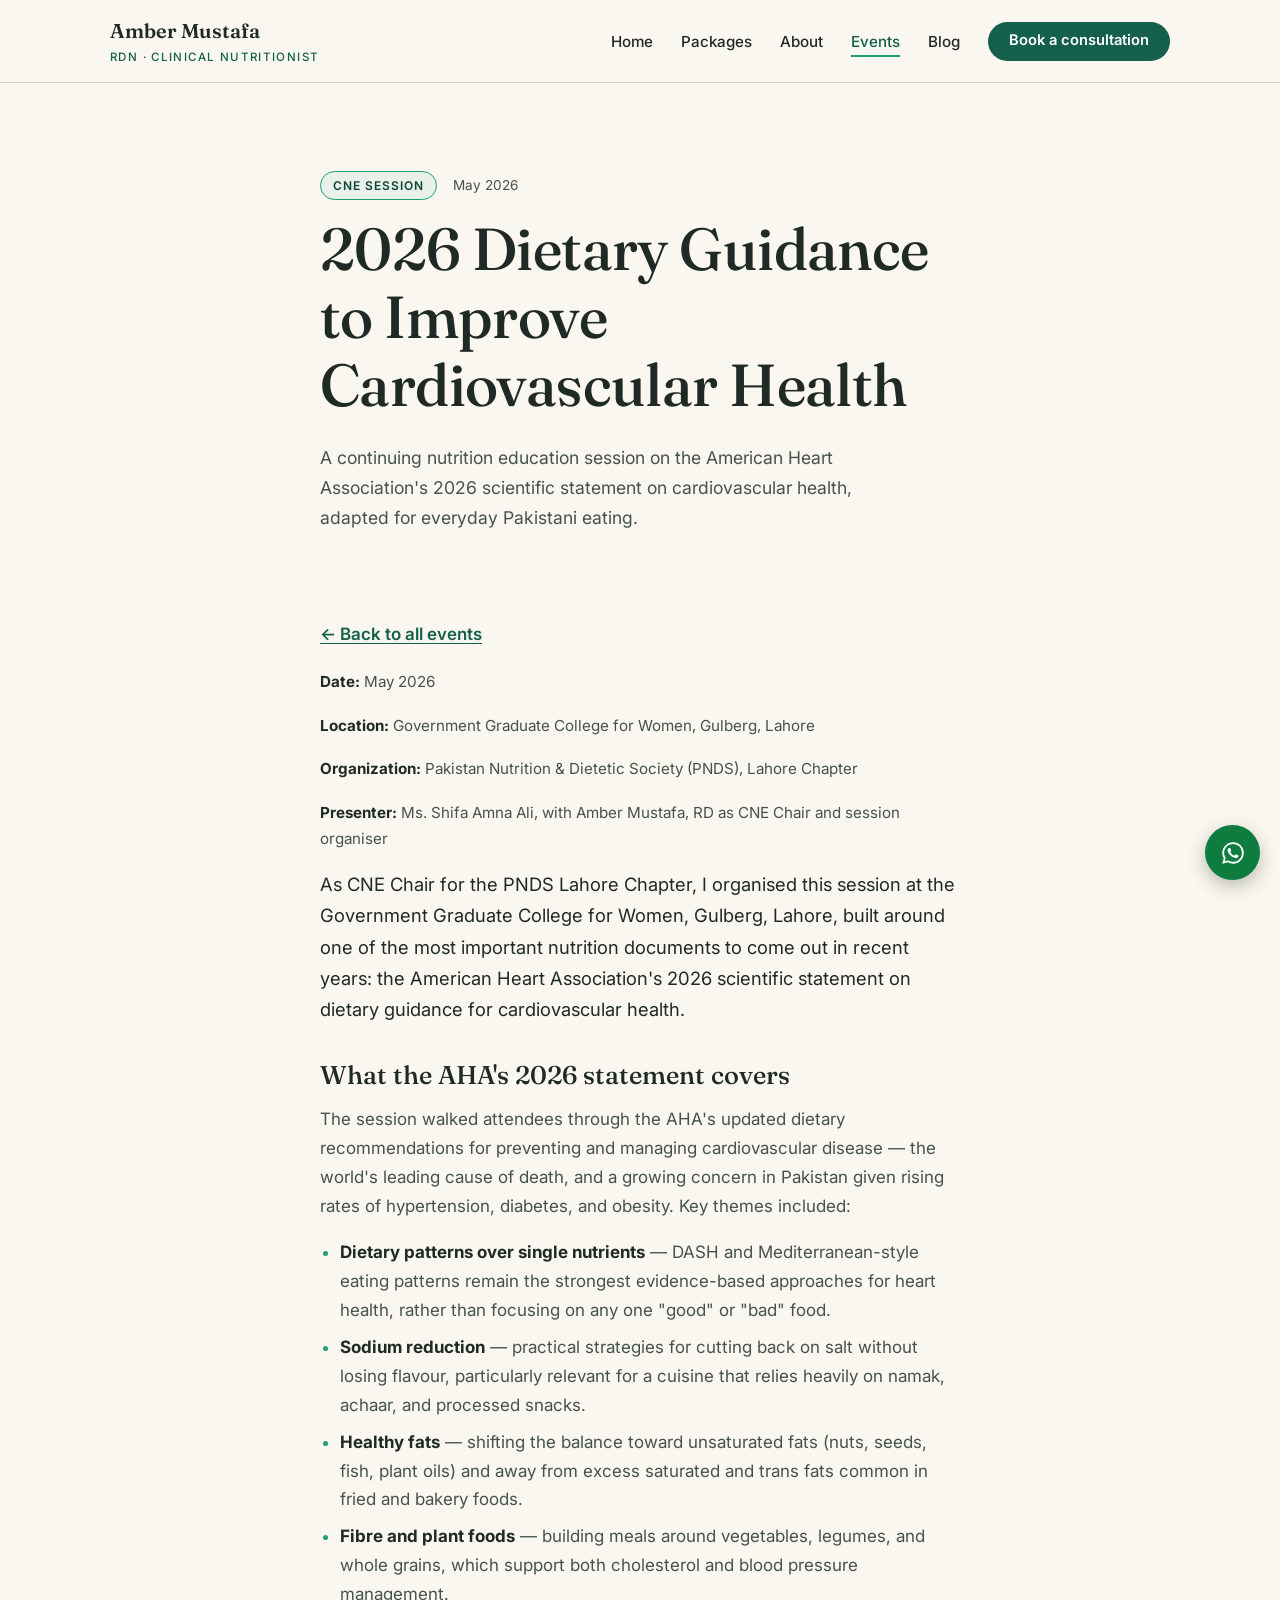
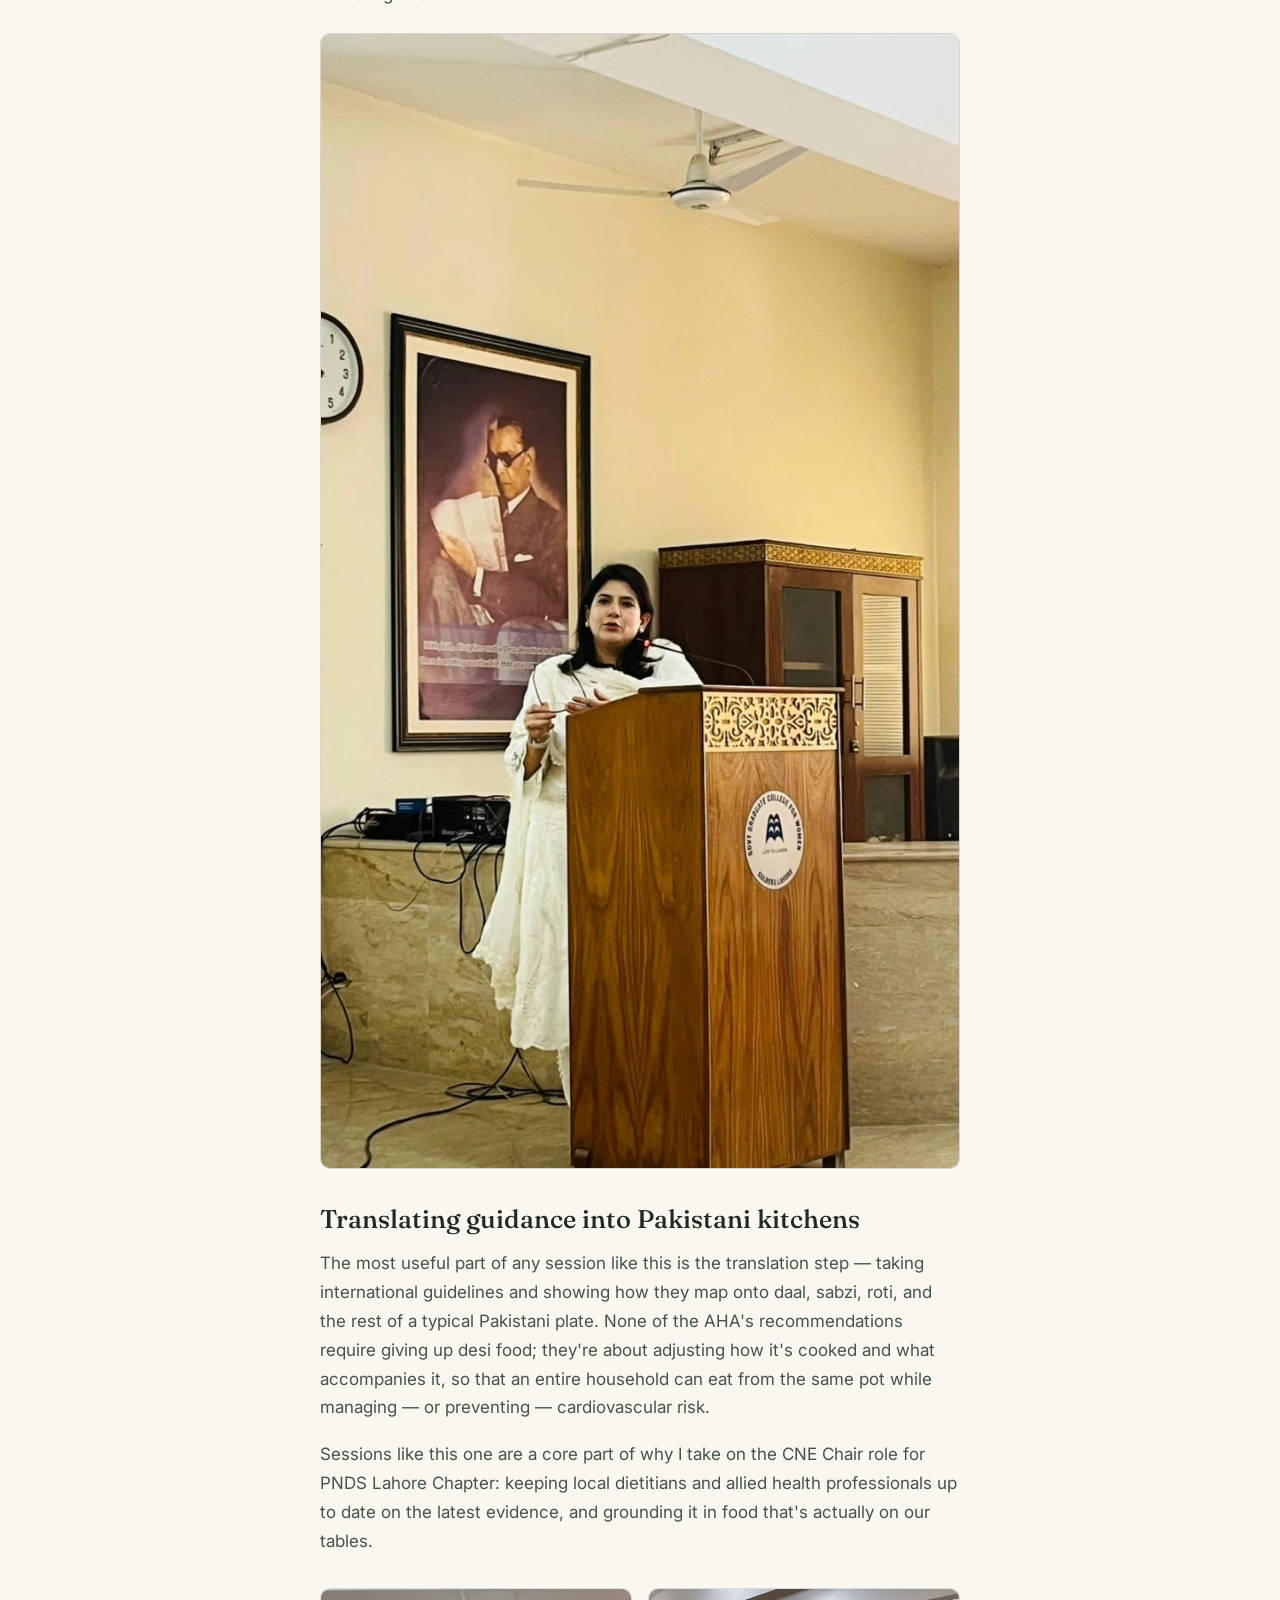
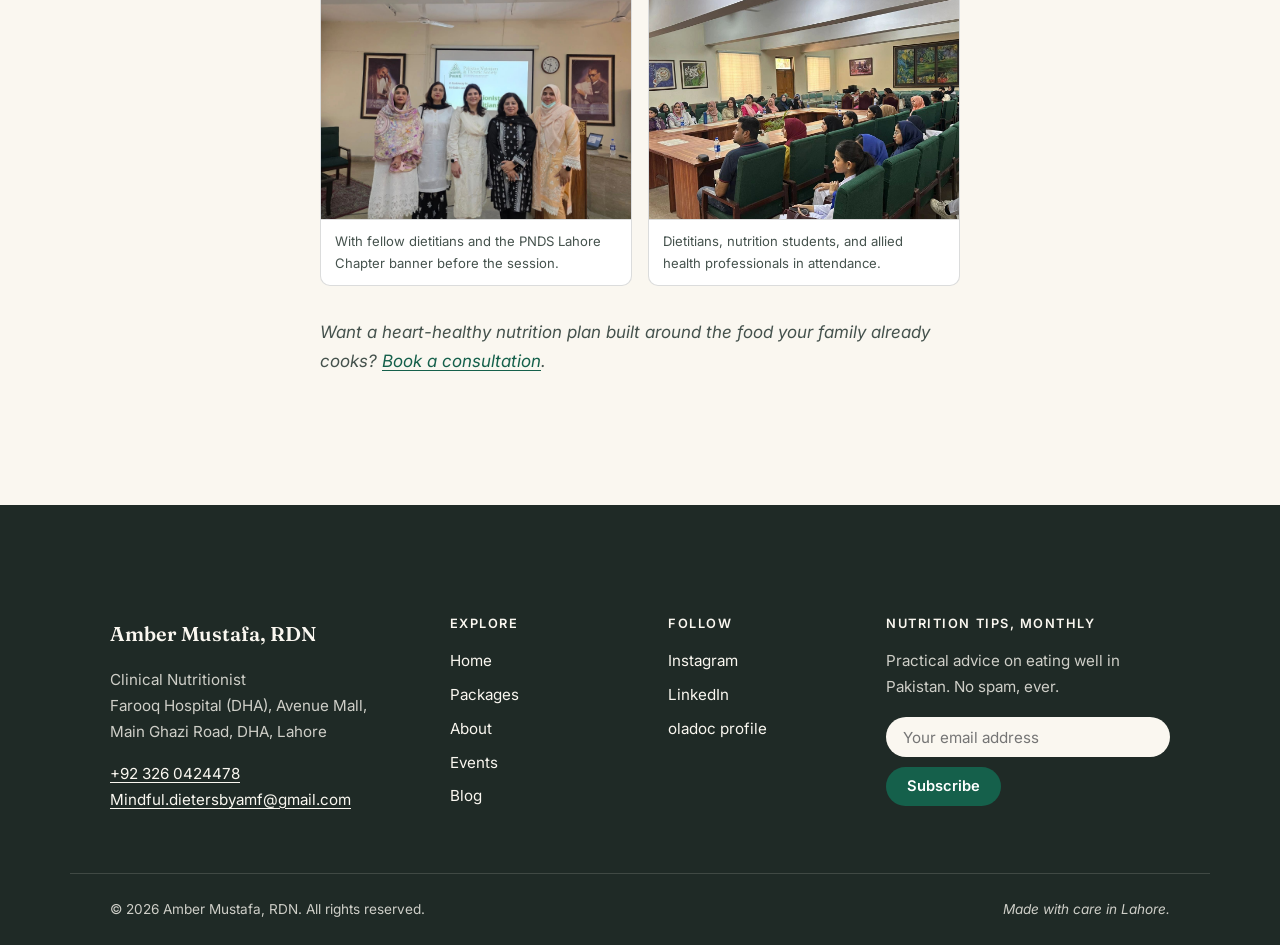
<file: event-cardiovascular-cne.html>
<!DOCTYPE html>
<html lang="en">
<head>
  <meta charset="UTF-8">
  <meta name="viewport" content="width=device-width, initial-scale=1.0">
  <title>2026 Dietary Guidance to Improve Cardiovascular Health | Amber Mustafa, RDN</title>
  <meta name="description" content="A CNE session at Government Graduate College for Women, Gulberg, Lahore on the American Heart Association's 2026 dietary guidance for cardiovascular health, organised by Amber Mustafa, RDN.">

  <!-- Open Graph -->
  <meta property="og:type" content="article">
  <meta property="og:title" content="2026 Dietary Guidance to Improve Cardiovascular Health">
  <meta property="og:description" content="A CNE session on the AHA's 2026 scientific statement on cardiovascular health, held at Government Graduate College for Women, Gulberg, Lahore.">
  <meta property="og:image" content="assets/images/Cardiovascular1.jpeg">
  <meta property="og:locale" content="en_PK">

  <!-- Twitter Card -->
  <meta name="twitter:card" content="summary_large_image">
  <meta name="twitter:title" content="2026 Dietary Guidance to Improve Cardiovascular Health">
  <meta name="twitter:description" content="A CNE session on the AHA's 2026 scientific statement on cardiovascular health.">
  <meta name="twitter:image" content="assets/images/Cardiovascular1.jpeg">

  <!-- Fonts -->
  <link rel="preconnect" href="https://fonts.googleapis.com">
  <link rel="preconnect" href="https://fonts.gstatic.com" crossorigin>
  <link href="https://fonts.googleapis.com/css2?family=Fraunces:opsz,wght@9..144,400;9..144,500;9..144,600&family=Inter:wght@400;500;600&display=swap" rel="stylesheet">

  <link rel="stylesheet" href="style.css">

  <script type="application/ld+json">
  {
    "@context": "https://schema.org",
    "@type": "EducationEvent",
    "name": "2026 Dietary Guidance to Improve Cardiovascular Health",
    "startDate": "2026-05",
    "location": {
      "@type": "Place",
      "name": "Government Graduate College for Women, Gulberg",
      "address": "Gulberg, Lahore, Pakistan"
    },
    "organizer": { "@type": "Organization", "name": "Pakistan Nutrition and Dietetic Society (PNDS), Lahore Chapter" },
    "performer": { "@type": "Person", "name": "Amber Mustafa", "honorificSuffix": "RD" },
    "image": "assets/images/Cardiovascular1.jpeg"
  }
  </script>
</head>
<body>

  <a class="skip-link" href="#main">Skip to content</a>

  <!-- ============ HEADER ============ -->
  <header class="site-header">
    <div class="container header-inner">
      <a href="index.html" class="brand" aria-label="Amber Mustafa, RDN — home">
        <span class="brand-name">Amber Mustafa</span>
        <span class="brand-title">RDN · Clinical Nutritionist</span>
      </a>

      <nav class="site-nav" aria-label="Main navigation">
        <button class="nav-toggle" aria-expanded="false" aria-controls="nav-menu" aria-label="Open menu">
          <span class="nav-toggle-bar"></span>
          <span class="nav-toggle-bar"></span>
        </button>
        <ul id="nav-menu" class="nav-menu">
          <li><a href="index.html">Home</a></li>
          <li><a href="index.html#packages">Packages</a></li>
          <li><a href="about.html">About</a></li>
          <li><a href="events.html" aria-current="page">Events</a></li>
          <li><a href="blog.html">Blog</a></li>
          <li class="nav-cta-item">
            <a class="btn btn-primary btn-small" href="https://wa.me/923260424478?text=Hi%20Amber%2C%20I%27d%20like%20to%20book%20a%20nutrition%20consultation." target="_blank" rel="noopener">Book a consultation</a>
          </li>
        </ul>
      </nav>
    </div>
  </header>

  <main id="main">
    <article class="blog-post">
      <header class="page-hero page-hero-simple">
        <div class="container story-narrow">
          <p class="post-meta"><span class="post-category">CNE Session</span> <time datetime="2026-05">May 2026</time></p>
          <h1>2026 Dietary Guidance to Improve Cardiovascular Health</h1>
          <p class="hero-sub">A continuing nutrition education session on the American Heart Association's 2026 scientific statement on cardiovascular health, adapted for everyday Pakistani eating.</p>
        </div>
      </header>

      <div class="container story-narrow post-body">
        <a class="text-link post-back" href="events.html">&larr; Back to all events</a>

        <p class="event-field"><strong>Date:</strong> May 2026</p>
        <p class="event-field"><strong>Location:</strong> Government Graduate College for Women, Gulberg, Lahore</p>
        <p class="event-field"><strong>Organization:</strong> Pakistan Nutrition &amp; Dietetic Society (PNDS), Lahore Chapter</p>
        <p class="event-field"><strong>Presenter:</strong> Ms. Shifa Amna Ali, with Amber Mustafa, RD as CNE Chair and session organiser</p>

        <p class="lead">
          As CNE Chair for the PNDS Lahore Chapter, I organised this session at the Government
          Graduate College for Women, Gulberg, Lahore, built around one of the most important
          nutrition documents to come out in recent years: the American Heart Association's
          2026 scientific statement on dietary guidance for cardiovascular health.
        </p>

        <h2>What the AHA's 2026 statement covers</h2>
        <p>
          The session walked attendees through the AHA's updated dietary recommendations for
          preventing and managing cardiovascular disease — the world's leading cause of death,
          and a growing concern in Pakistan given rising rates of hypertension, diabetes, and
          obesity. Key themes included:
        </p>
        <ul>
          <li><strong>Dietary patterns over single nutrients</strong> — DASH and Mediterranean-style eating patterns remain the strongest evidence-based approaches for heart health, rather than focusing on any one "good" or "bad" food.</li>
          <li><strong>Sodium reduction</strong> — practical strategies for cutting back on salt without losing flavour, particularly relevant for a cuisine that relies heavily on namak, achaar, and processed snacks.</li>
          <li><strong>Healthy fats</strong> — shifting the balance toward unsaturated fats (nuts, seeds, fish, plant oils) and away from excess saturated and trans fats common in fried and bakery foods.</li>
          <li><strong>Fibre and plant foods</strong> — building meals around vegetables, legumes, and whole grains, which support both cholesterol and blood pressure management.</li>
        </ul>

        <figure class="event-image" style="margin: 1.5rem 0; border-radius: var(--radius); border: 1px solid var(--line);">
          <img src="assets/images/Cardiovascular2.jpeg" alt="Speaker presenting at the cardiovascular nutrition CNE session, Government Graduate College for Women, Gulberg, Lahore" style="height:auto;">
        </figure>

        <h2>Translating guidance into Pakistani kitchens</h2>
        <p>
          The most useful part of any session like this is the translation step — taking
          international guidelines and showing how they map onto daal, sabzi, roti, and the
          rest of a typical Pakistani plate. None of the AHA's recommendations require giving up
          desi food; they're about adjusting how it's cooked and what accompanies it, so that
          an entire household can eat from the same pot while managing — or preventing —
          cardiovascular risk.
        </p>

        <p>
          Sessions like this one are a core part of why I take on the CNE Chair role for PNDS
          Lahore Chapter: keeping local dietitians and allied health professionals up to date on
          the latest evidence, and grounding it in food that's actually on our tables.
        </p>

        <div class="event-gallery">
          <figure>
            <img src="assets/images/Cardiovascular1.jpeg" alt="Group photo with PNDS banner at the cardiovascular health CNE session">
            <figcaption>With fellow dietitians and the PNDS Lahore Chapter banner before the session.</figcaption>
          </figure>
          <figure>
            <img src="assets/images/Cardiovascular3.jpeg" alt="Audience attending the cardiovascular health CNE session at Government Graduate College for Women, Gulberg">
            <figcaption>Dietitians, nutrition students, and allied health professionals in attendance.</figcaption>
          </figure>
        </div>

        <p><em>Want a heart-healthy nutrition plan built around the food your family already
        cooks? <a href="https://wa.me/923260424478?text=Hi%20Amber%2C%20I%27d%20like%20to%20book%20a%20nutrition%20consultation.">Book a consultation</a>.</em></p>
      </div>
    </article>
  </main>

  <!-- ============ FOOTER ============ -->
  <footer class="site-footer">
    <div class="container footer-grid">
      <div class="footer-brand">
        <p class="brand-name">Amber Mustafa, RDN</p>
        <p>Clinical Nutritionist<br>Farooq Hospital (DHA), Avenue Mall,<br>Main Ghazi Road, DHA, Lahore</p>
        <p><a href="tel:+923260424478">+92 326 0424478</a><br>
        <a href="mailto:Mindful.dietersbyamf@gmail.com">Mindful.dietersbyamf@gmail.com</a></p>
      </div>

      <nav class="footer-nav" aria-label="Footer navigation">
        <h3>Explore</h3>
        <ul>
          <li><a href="index.html">Home</a></li>
          <li><a href="index.html#packages">Packages</a></li>
          <li><a href="about.html">About</a></li>
          <li><a href="events.html">Events</a></li>
          <li><a href="blog.html">Blog</a></li>
        </ul>
      </nav>

      <div class="footer-social">
        <h3>Follow</h3>
        <ul>
          <li><a href="https://www.instagram.com/rd_amber_mustafa/" target="_blank" rel="noopener">Instagram</a></li>
          <li><a href="https://www.linkedin.com/in/amber-mustafa-rdn-b37b24142/" target="_blank" rel="noopener">LinkedIn</a></li>
          <li><a href="https://oladoc.com/pakistan/lahore/dr/dietitian/amber-mustafa/3514798" target="_blank" rel="noopener">oladoc profile</a></li>
        </ul>
      </div>

      <div class="footer-newsletter">
        <h3>Nutrition tips, monthly</h3>
        <p>Practical advice on eating well in Pakistan. No spam, ever.</p>
        <form id="newsletter-form" class="newsletter-form" novalidate>
          <label for="newsletter-email" class="visually-hidden">Email address</label>
          <input type="email" id="newsletter-email" name="email" placeholder="Your email address" required autocomplete="email">
          <button type="submit" class="btn btn-primary btn-small">Subscribe</button>
        </form>
        <p id="newsletter-thanks" class="newsletter-thanks" hidden>Thank you — you're on the list!</p>
      </div>
    </div>

    <div class="container footer-bottom">
      <p>&copy; <span id="year">2026</span> Amber Mustafa, RDN. All rights reserved.</p>
      <p class="footer-warm">Made with care in Lahore.</p>
    </div>
  </footer>

  <!-- ============ FLOATING WHATSAPP BUTTON ============ -->
  <a class="whatsapp-fab" href="https://wa.me/923260424478?text=Hi%20Amber%2C%20I%27d%20like%20to%20book%20a%20nutrition%20consultation." target="_blank" rel="noopener" aria-label="Chat with Amber on WhatsApp">
    <svg viewBox="0 0 24 24" width="26" height="26" aria-hidden="true" fill="currentColor"><path d="M12.04 2c-5.46 0-9.91 4.45-9.91 9.91 0 1.75.46 3.45 1.32 4.95L2.05 22l5.25-1.38a9.87 9.87 0 0 0 4.74 1.21c5.46 0 9.91-4.45 9.91-9.91 0-2.65-1.03-5.14-2.9-7.01A9.82 9.82 0 0 0 12.04 2zm0 18.15a8.2 8.2 0 0 1-4.19-1.15l-.3-.18-3.12.82.83-3.04-.2-.31a8.2 8.2 0 0 1-1.26-4.38c0-4.54 3.7-8.24 8.24-8.24 2.2 0 4.27.86 5.82 2.42a8.18 8.18 0 0 1 2.41 5.83c0 4.54-3.7 8.23-8.23 8.23zm4.52-6.16c-.25-.13-1.47-.72-1.69-.81-.23-.08-.39-.12-.56.13-.16.25-.64.8-.78.97-.14.16-.29.18-.54.06-.25-.13-1.05-.39-2-1.23-.74-.66-1.23-1.47-1.38-1.72-.14-.25-.01-.38.11-.51.11-.11.25-.29.37-.43.12-.14.16-.25.25-.41.08-.17.04-.31-.02-.43-.06-.13-.56-1.34-.76-1.84-.2-.48-.41-.42-.56-.43h-.48c-.17 0-.43.06-.66.31-.22.25-.86.85-.86 2.07 0 1.22.89 2.4 1.01 2.56.12.17 1.75 2.67 4.23 3.74.59.26 1.05.41 1.41.52.59.19 1.13.16 1.56.1.48-.07 1.47-.6 1.67-1.18.21-.58.21-1.07.14-1.18-.06-.11-.22-.17-.47-.3z"/></svg>
    <span class="whatsapp-fab-label">Chat on WhatsApp</span>
  </a>

  <script src="script.js"></script>
</body>
</html>
</file>
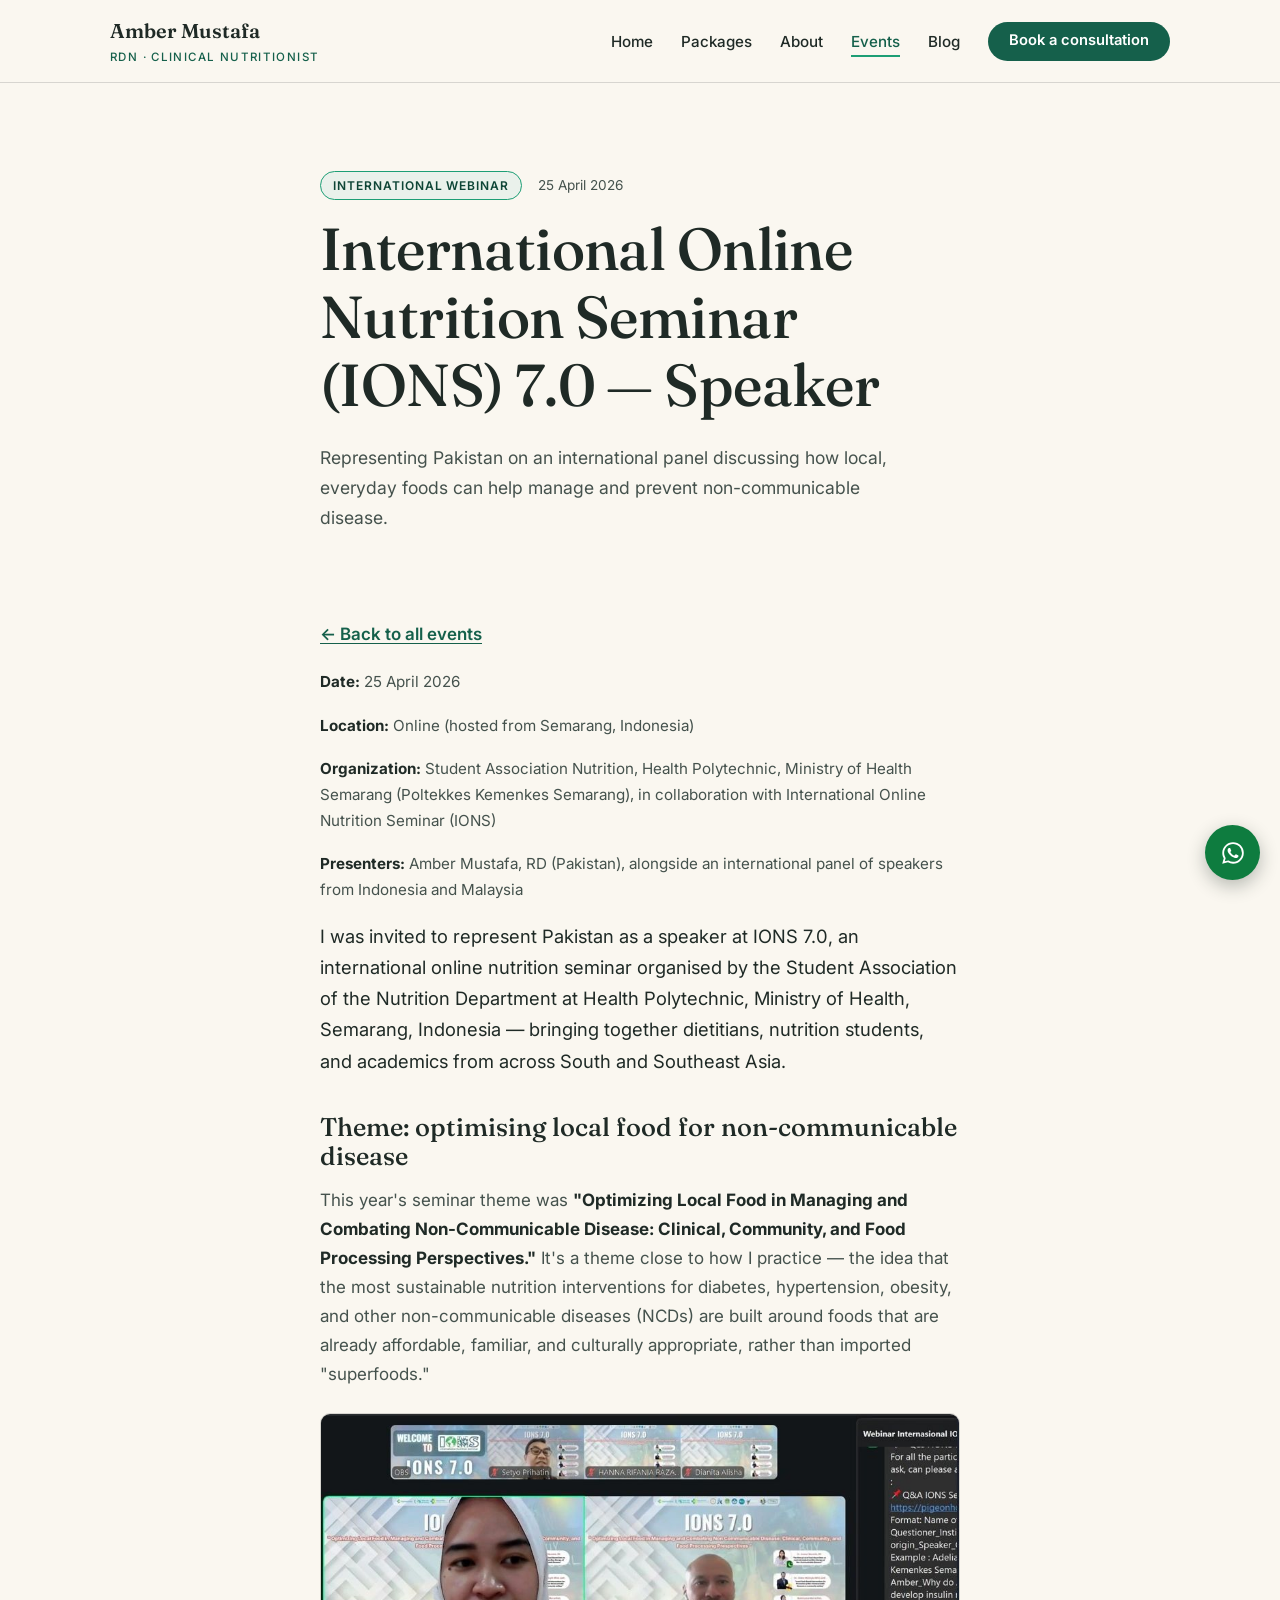
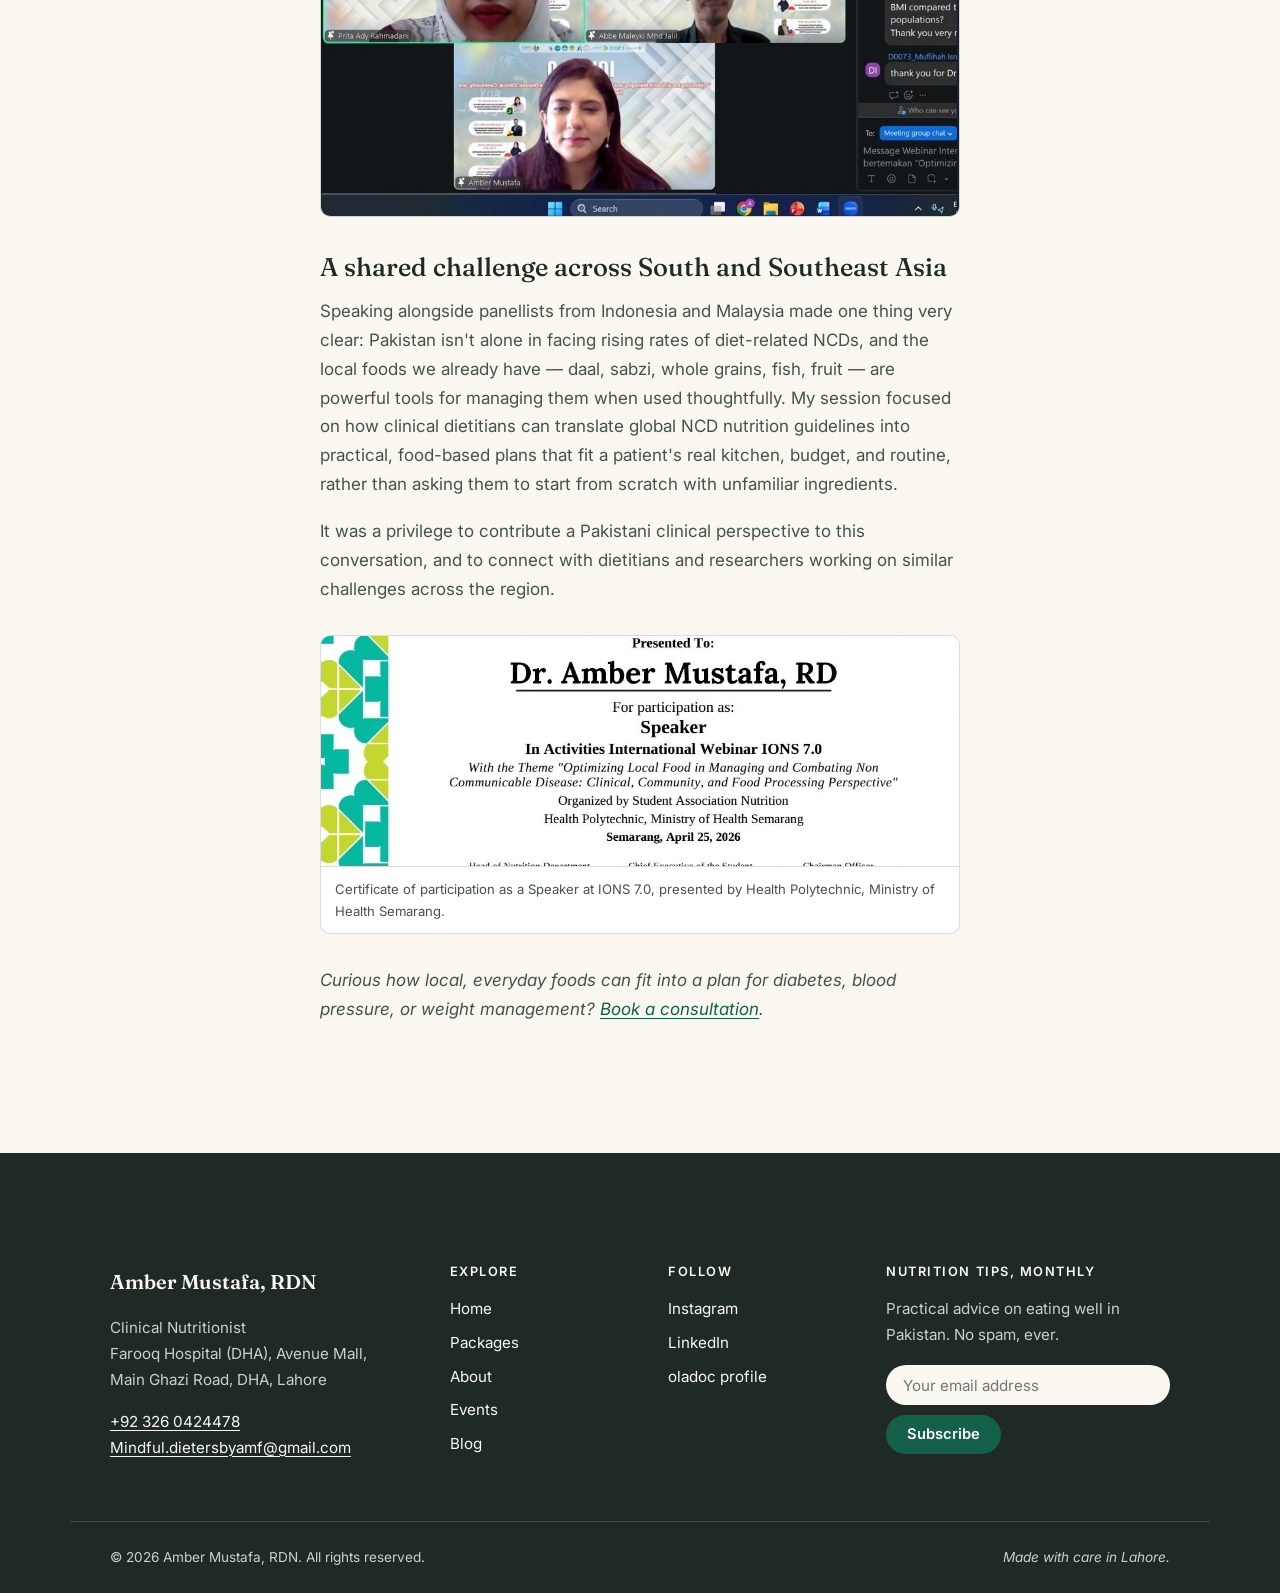
<file: event-ions7-keynote.html>
<!DOCTYPE html>
<html lang="en">
<head>
  <meta charset="UTF-8">
  <meta name="viewport" content="width=device-width, initial-scale=1.0">
  <title>IONS 7.0 International Webinar — Keynote Speaker | Amber Mustafa, RDN</title>
  <meta name="description" content="Amber Mustafa, RDN represented Pakistan as a speaker at IONS 7.0, an international online nutrition seminar organised by Health Polytechnic Ministry of Health Semarang, Indonesia.">

  <!-- Open Graph -->
  <meta property="og:type" content="article">
  <meta property="og:title" content="IONS 7.0 International Webinar — Speaker">
  <meta property="og:description" content="Amber Mustafa, RDN represented Pakistan as a speaker at IONS 7.0, an international online nutrition seminar on local food and non-communicable disease management.">
  <meta property="og:image" content="assets/images/intl_online2.jpeg">
  <meta property="og:locale" content="en_PK">

  <!-- Twitter Card -->
  <meta name="twitter:card" content="summary_large_image">
  <meta name="twitter:title" content="IONS 7.0 International Webinar — Speaker">
  <meta name="twitter:description" content="Amber Mustafa, RDN represented Pakistan as a speaker at IONS 7.0, an international online nutrition seminar.">
  <meta name="twitter:image" content="assets/images/intl_online2.jpeg">

  <!-- Fonts -->
  <link rel="preconnect" href="https://fonts.googleapis.com">
  <link rel="preconnect" href="https://fonts.gstatic.com" crossorigin>
  <link href="https://fonts.googleapis.com/css2?family=Fraunces:opsz,wght@9..144,400;9..144,500;9..144,600&family=Inter:wght@400;500;600&display=swap" rel="stylesheet">

  <link rel="stylesheet" href="style.css">

  <script type="application/ld+json">
  {
    "@context": "https://schema.org",
    "@type": "EducationEvent",
    "name": "International Online Nutrition Seminar (IONS) 7.0",
    "startDate": "2026-04-25",
    "eventAttendanceMode": "https://schema.org/OnlineEventAttendanceMode",
    "organizer": { "@type": "Organization", "name": "Student Association Nutrition, Health Polytechnic, Ministry of Health Semarang" },
    "performer": { "@type": "Person", "name": "Amber Mustafa", "honorificSuffix": "RD" },
    "image": "assets/images/intl_online2.jpeg"
  }
  </script>
</head>
<body>

  <a class="skip-link" href="#main">Skip to content</a>

  <!-- ============ HEADER ============ -->
  <header class="site-header">
    <div class="container header-inner">
      <a href="index.html" class="brand" aria-label="Amber Mustafa, RDN — home">
        <span class="brand-name">Amber Mustafa</span>
        <span class="brand-title">RDN · Clinical Nutritionist</span>
      </a>

      <nav class="site-nav" aria-label="Main navigation">
        <button class="nav-toggle" aria-expanded="false" aria-controls="nav-menu" aria-label="Open menu">
          <span class="nav-toggle-bar"></span>
          <span class="nav-toggle-bar"></span>
        </button>
        <ul id="nav-menu" class="nav-menu">
          <li><a href="index.html">Home</a></li>
          <li><a href="index.html#packages">Packages</a></li>
          <li><a href="about.html">About</a></li>
          <li><a href="events.html" aria-current="page">Events</a></li>
          <li><a href="blog.html">Blog</a></li>
          <li class="nav-cta-item">
            <a class="btn btn-primary btn-small" href="https://wa.me/923260424478?text=Hi%20Amber%2C%20I%27d%20like%20to%20book%20a%20nutrition%20consultation." target="_blank" rel="noopener">Book a consultation</a>
          </li>
        </ul>
      </nav>
    </div>
  </header>

  <main id="main">
    <article class="blog-post">
      <header class="page-hero page-hero-simple">
        <div class="container story-narrow">
          <p class="post-meta"><span class="post-category">International Webinar</span> <time datetime="2026-04-25">25 April 2026</time></p>
          <h1>International Online Nutrition Seminar (IONS) 7.0 — Speaker</h1>
          <p class="hero-sub">Representing Pakistan on an international panel discussing how local, everyday foods can help manage and prevent non-communicable disease.</p>
        </div>
      </header>

      <div class="container story-narrow post-body">
        <a class="text-link post-back" href="events.html">&larr; Back to all events</a>

        <p class="event-field"><strong>Date:</strong> 25 April 2026</p>
        <p class="event-field"><strong>Location:</strong> Online (hosted from Semarang, Indonesia)</p>
        <p class="event-field"><strong>Organization:</strong> Student Association Nutrition, Health Polytechnic, Ministry of Health Semarang (Poltekkes Kemenkes Semarang), in collaboration with International Online Nutrition Seminar (IONS)</p>
        <p class="event-field"><strong>Presenters:</strong> Amber Mustafa, RD (Pakistan), alongside an international panel of speakers from Indonesia and Malaysia</p>

        <p class="lead">
          I was invited to represent Pakistan as a speaker at IONS 7.0, an international online
          nutrition seminar organised by the Student Association of the Nutrition Department at
          Health Polytechnic, Ministry of Health, Semarang, Indonesia — bringing together
          dietitians, nutrition students, and academics from across South and Southeast Asia.
        </p>

        <h2>Theme: optimising local food for non-communicable disease</h2>
        <p>
          This year's seminar theme was <strong>"Optimizing Local Food in Managing and Combating
          Non-Communicable Disease: Clinical, Community, and Food Processing Perspectives."</strong>
          It's a theme close to how I practice — the idea that the most sustainable nutrition
          interventions for diabetes, hypertension, obesity, and other non-communicable diseases
          (NCDs) are built around foods that are already affordable, familiar, and culturally
          appropriate, rather than imported "superfoods."
        </p>

        <figure class="event-image" style="margin: 1.5rem 0; border-radius: var(--radius); border: 1px solid var(--line);">
          <img src="assets/images/intl_online1.jpeg" alt="Amber Mustafa speaking on the IONS 7.0 international panel alongside speakers from Indonesia and Malaysia" style="height:auto;">
        </figure>

        <h2>A shared challenge across South and Southeast Asia</h2>
        <p>
          Speaking alongside panellists from Indonesia and Malaysia made one thing very clear:
          Pakistan isn't alone in facing rising rates of diet-related NCDs, and the local foods
          we already have — daal, sabzi, whole grains, fish, fruit — are powerful tools for
          managing them when used thoughtfully. My session focused on how clinical dietitians can
          translate global NCD nutrition guidelines into practical, food-based plans that fit a
          patient's real kitchen, budget, and routine, rather than asking them to start from
          scratch with unfamiliar ingredients.
        </p>
        <p>
          It was a privilege to contribute a Pakistani clinical perspective to this conversation,
          and to connect with dietitians and researchers working on similar challenges across the
          region.
        </p>

        <div class="event-gallery">
          <figure>
            <img src="assets/images/intl_online2.jpeg" alt="Certificate of participation as a speaker at IONS 7.0, presented to Dr. Amber Mustafa, RD">
            <figcaption>Certificate of participation as a Speaker at IONS 7.0, presented by Health Polytechnic, Ministry of Health Semarang.</figcaption>
          </figure>
        </div>

        <p><em>Curious how local, everyday foods can fit into a plan for diabetes, blood pressure,
        or weight management? <a href="https://wa.me/923260424478?text=Hi%20Amber%2C%20I%27d%20like%20to%20book%20a%20nutrition%20consultation.">Book a consultation</a>.</em></p>
      </div>
    </article>
  </main>

  <!-- ============ FOOTER ============ -->
  <footer class="site-footer">
    <div class="container footer-grid">
      <div class="footer-brand">
        <p class="brand-name">Amber Mustafa, RDN</p>
        <p>Clinical Nutritionist<br>Farooq Hospital (DHA), Avenue Mall,<br>Main Ghazi Road, DHA, Lahore</p>
        <p><a href="tel:+923260424478">+92 326 0424478</a><br>
        <a href="mailto:Mindful.dietersbyamf@gmail.com">Mindful.dietersbyamf@gmail.com</a></p>
      </div>

      <nav class="footer-nav" aria-label="Footer navigation">
        <h3>Explore</h3>
        <ul>
          <li><a href="index.html">Home</a></li>
          <li><a href="index.html#packages">Packages</a></li>
          <li><a href="about.html">About</a></li>
          <li><a href="events.html">Events</a></li>
          <li><a href="blog.html">Blog</a></li>
        </ul>
      </nav>

      <div class="footer-social">
        <h3>Follow</h3>
        <ul>
          <li><a href="https://www.instagram.com/rd_amber_mustafa/" target="_blank" rel="noopener">Instagram</a></li>
          <li><a href="https://www.linkedin.com/in/amber-mustafa-rdn-b37b24142/" target="_blank" rel="noopener">LinkedIn</a></li>
          <li><a href="https://oladoc.com/pakistan/lahore/dr/dietitian/amber-mustafa/3514798" target="_blank" rel="noopener">oladoc profile</a></li>
        </ul>
      </div>

      <div class="footer-newsletter">
        <h3>Nutrition tips, monthly</h3>
        <p>Practical advice on eating well in Pakistan. No spam, ever.</p>
        <form id="newsletter-form" class="newsletter-form" novalidate>
          <label for="newsletter-email" class="visually-hidden">Email address</label>
          <input type="email" id="newsletter-email" name="email" placeholder="Your email address" required autocomplete="email">
          <button type="submit" class="btn btn-primary btn-small">Subscribe</button>
        </form>
        <p id="newsletter-thanks" class="newsletter-thanks" hidden>Thank you — you're on the list!</p>
      </div>
    </div>

    <div class="container footer-bottom">
      <p>&copy; <span id="year">2026</span> Amber Mustafa, RDN. All rights reserved.</p>
      <p class="footer-warm">Made with care in Lahore.</p>
    </div>
  </footer>

  <!-- ============ FLOATING WHATSAPP BUTTON ============ -->
  <a class="whatsapp-fab" href="https://wa.me/923260424478?text=Hi%20Amber%2C%20I%27d%20like%20to%20book%20a%20nutrition%20consultation." target="_blank" rel="noopener" aria-label="Chat with Amber on WhatsApp">
    <svg viewBox="0 0 24 24" width="26" height="26" aria-hidden="true" fill="currentColor"><path d="M12.04 2c-5.46 0-9.91 4.45-9.91 9.91 0 1.75.46 3.45 1.32 4.95L2.05 22l5.25-1.38a9.87 9.87 0 0 0 4.74 1.21c5.46 0 9.91-4.45 9.91-9.91 0-2.65-1.03-5.14-2.9-7.01A9.82 9.82 0 0 0 12.04 2zm0 18.15a8.2 8.2 0 0 1-4.19-1.15l-.3-.18-3.12.82.83-3.04-.2-.31a8.2 8.2 0 0 1-1.26-4.38c0-4.54 3.7-8.24 8.24-8.24 2.2 0 4.27.86 5.82 2.42a8.18 8.18 0 0 1 2.41 5.83c0 4.54-3.7 8.23-8.23 8.23zm4.52-6.16c-.25-.13-1.47-.72-1.69-.81-.23-.08-.39-.12-.56.13-.16.25-.64.8-.78.97-.14.16-.29.18-.54.06-.25-.13-1.05-.39-2-1.23-.74-.66-1.23-1.47-1.38-1.72-.14-.25-.01-.38.11-.51.11-.11.25-.29.37-.43.12-.14.16-.25.25-.41.08-.17.04-.31-.02-.43-.06-.13-.56-1.34-.76-1.84-.2-.48-.41-.42-.56-.43h-.48c-.17 0-.43.06-.66.31-.22.25-.86.85-.86 2.07 0 1.22.89 2.4 1.01 2.56.12.17 1.75 2.67 4.23 3.74.59.26 1.05.41 1.41.52.59.19 1.13.16 1.56.1.48-.07 1.47-.6 1.67-1.18.21-.58.21-1.07.14-1.18-.06-.11-.22-.17-.47-.3z"/></svg>
    <span class="whatsapp-fab-label">Chat on WhatsApp</span>
  </a>

  <script src="script.js"></script>
</body>
</html>
</file>
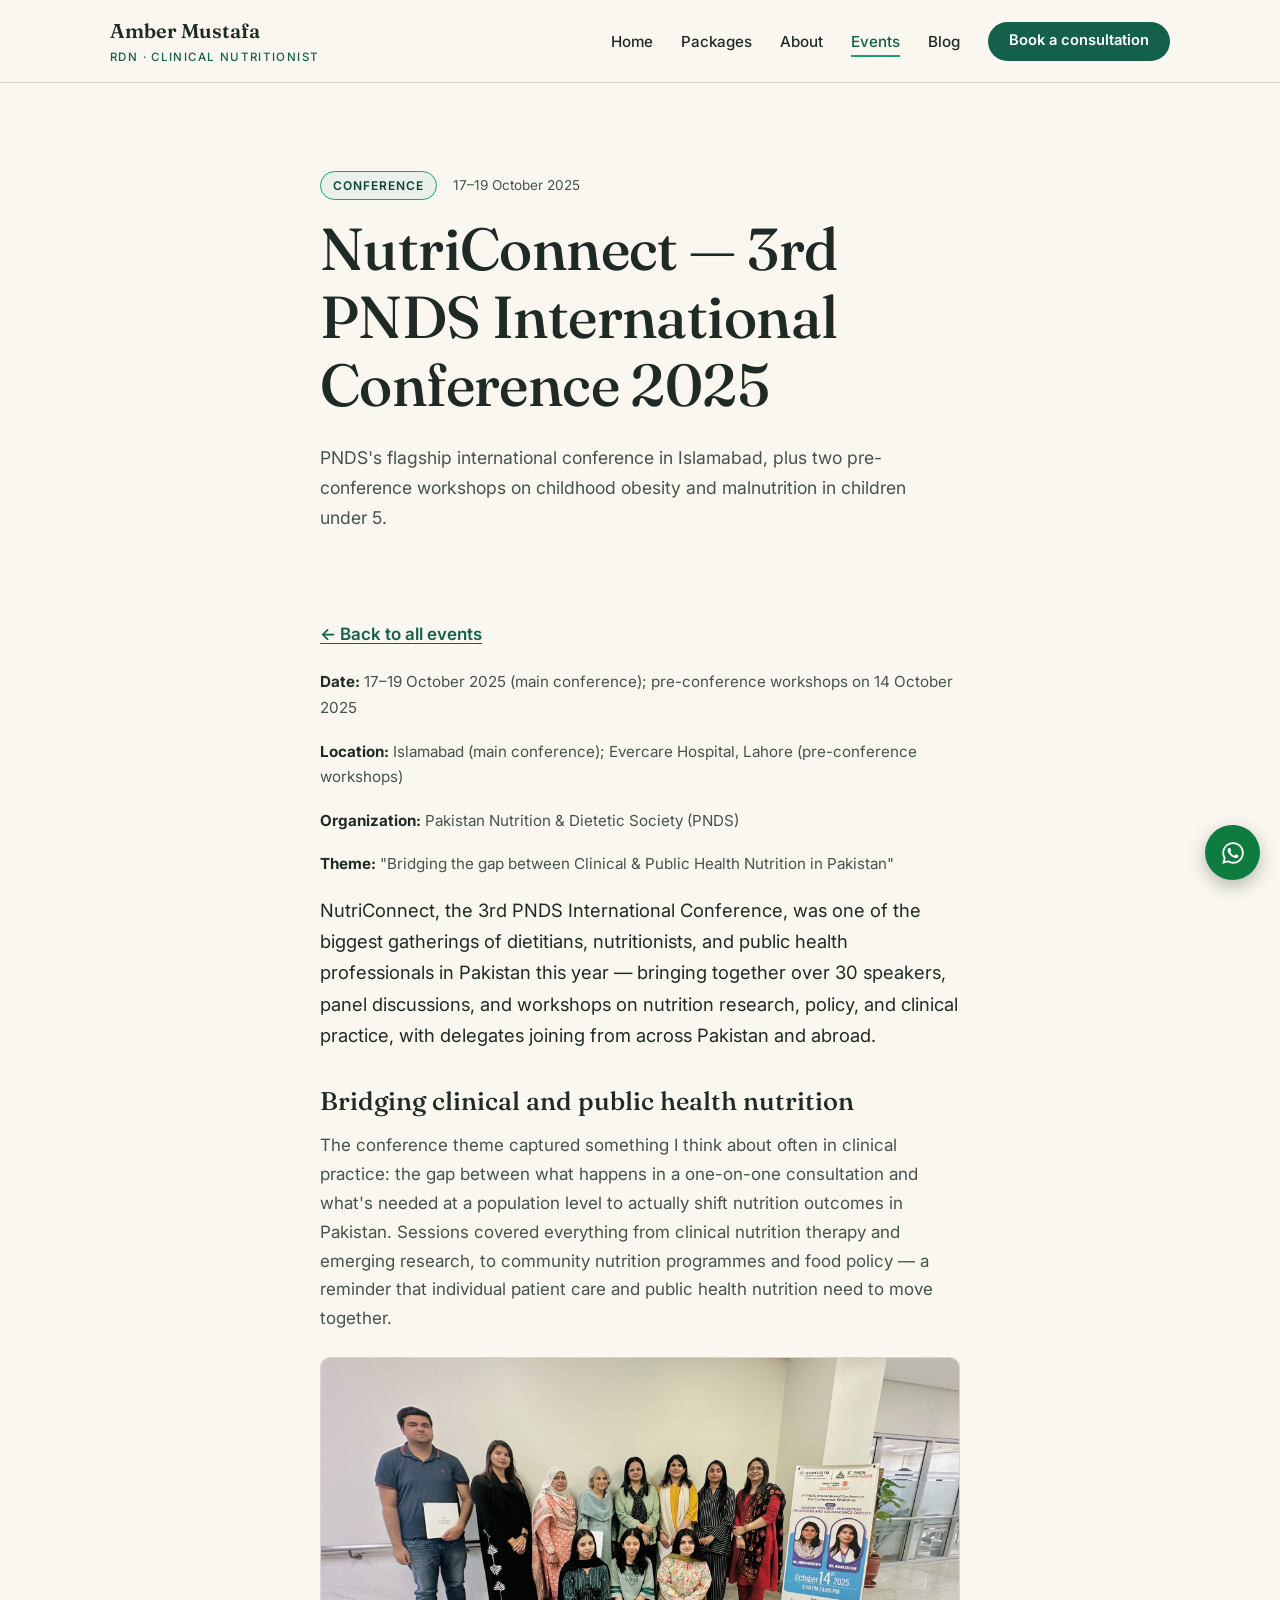
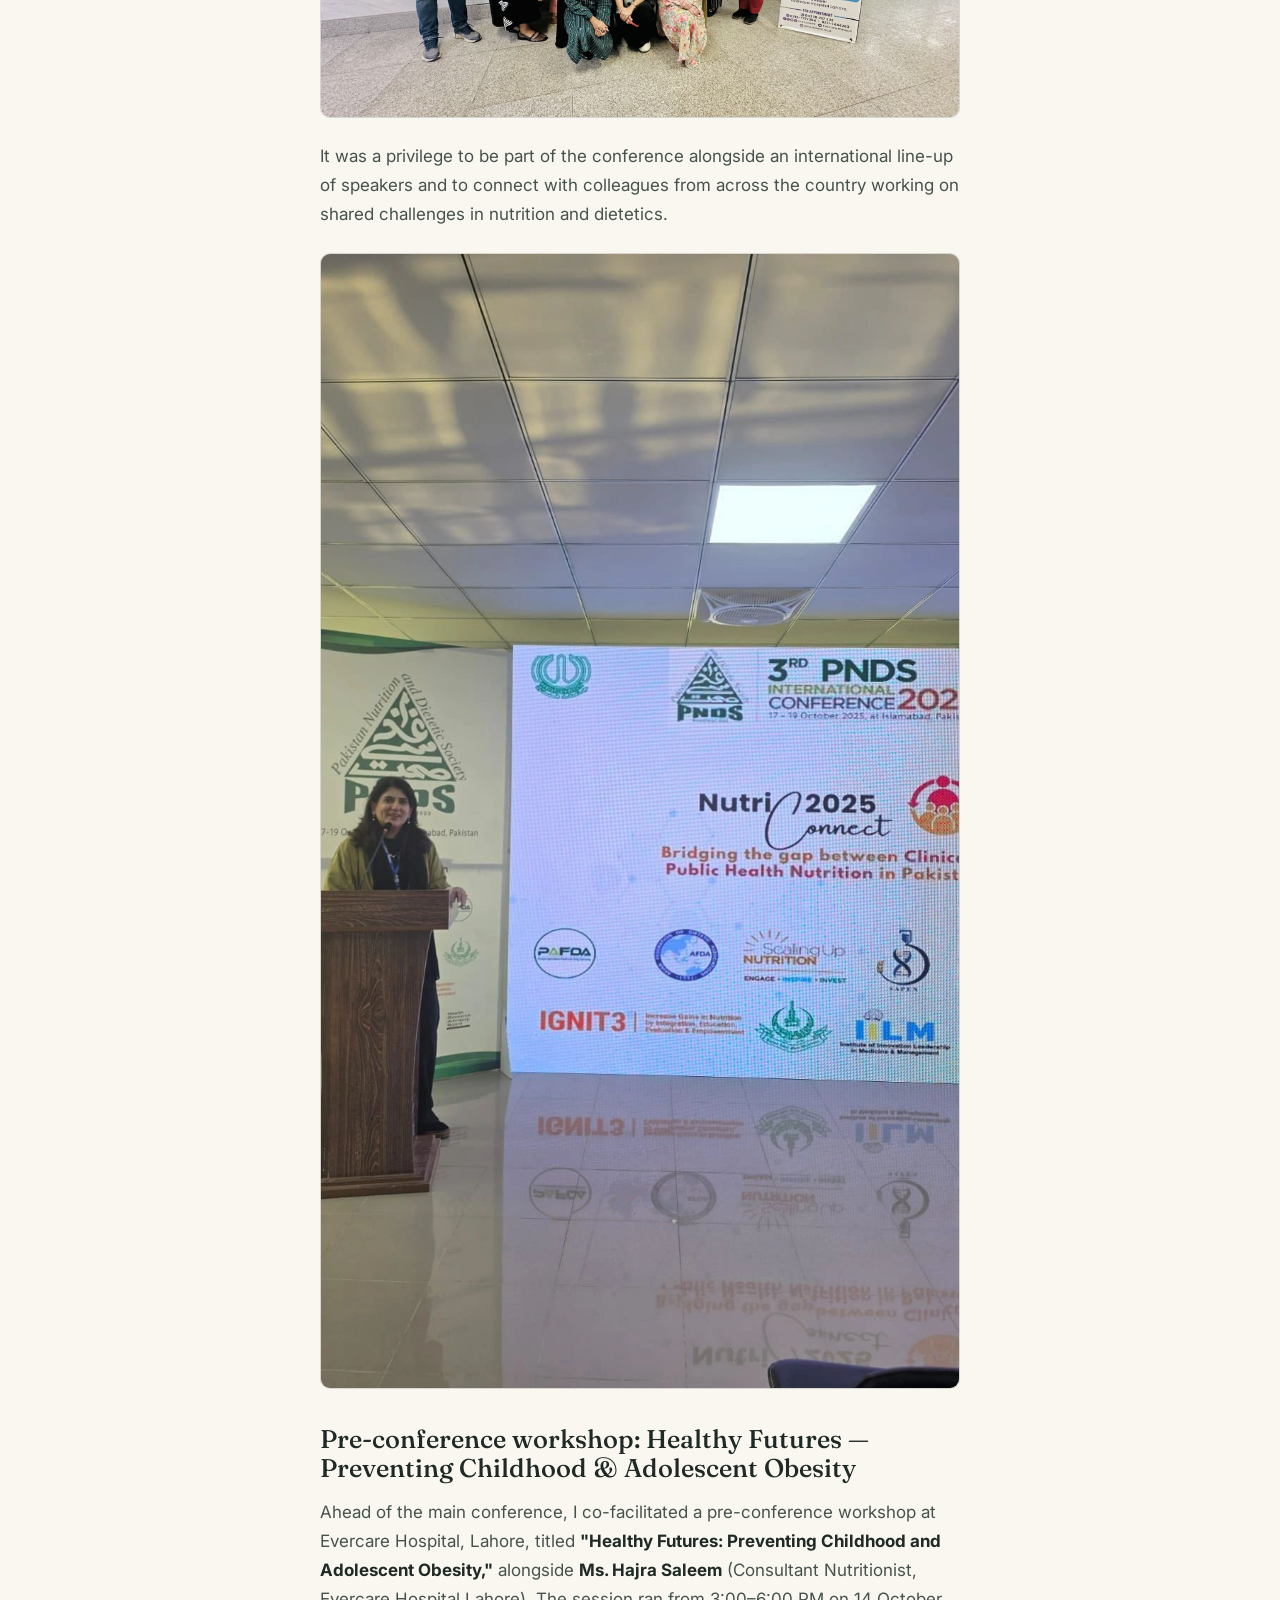
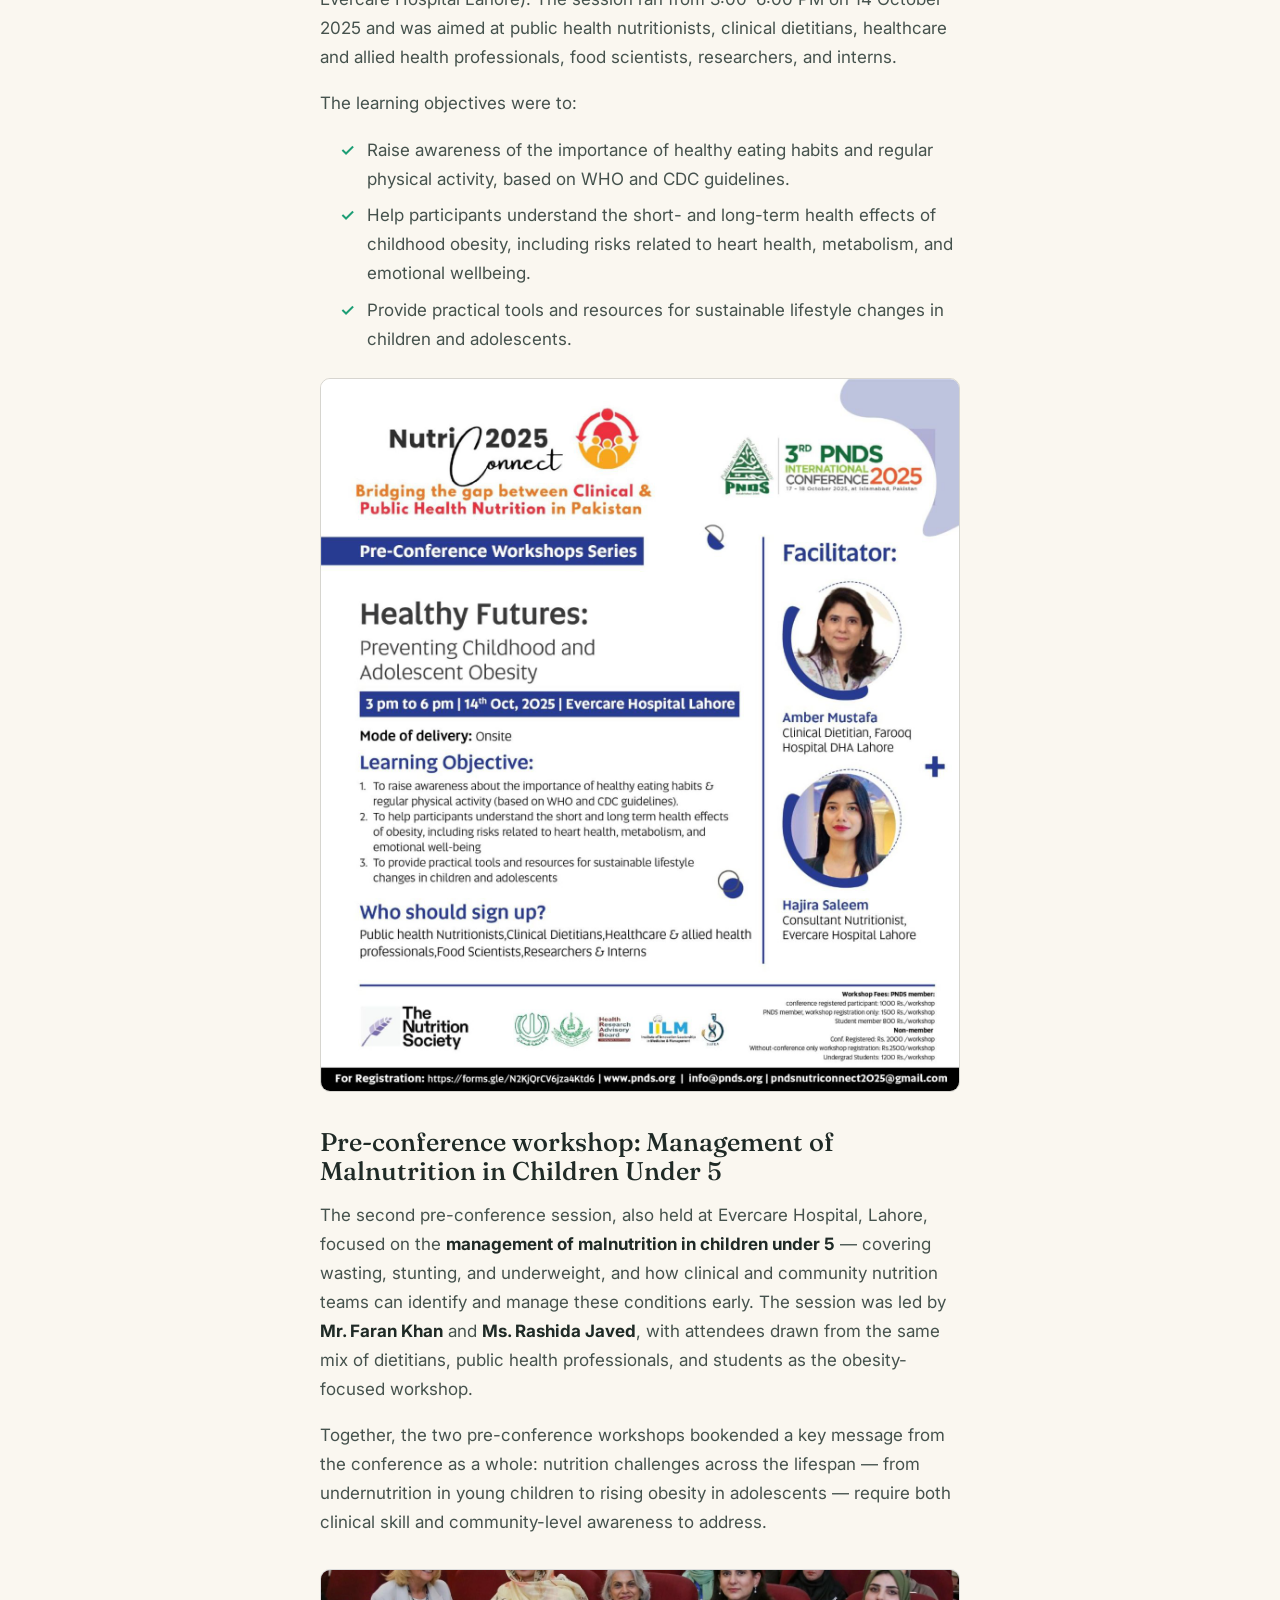
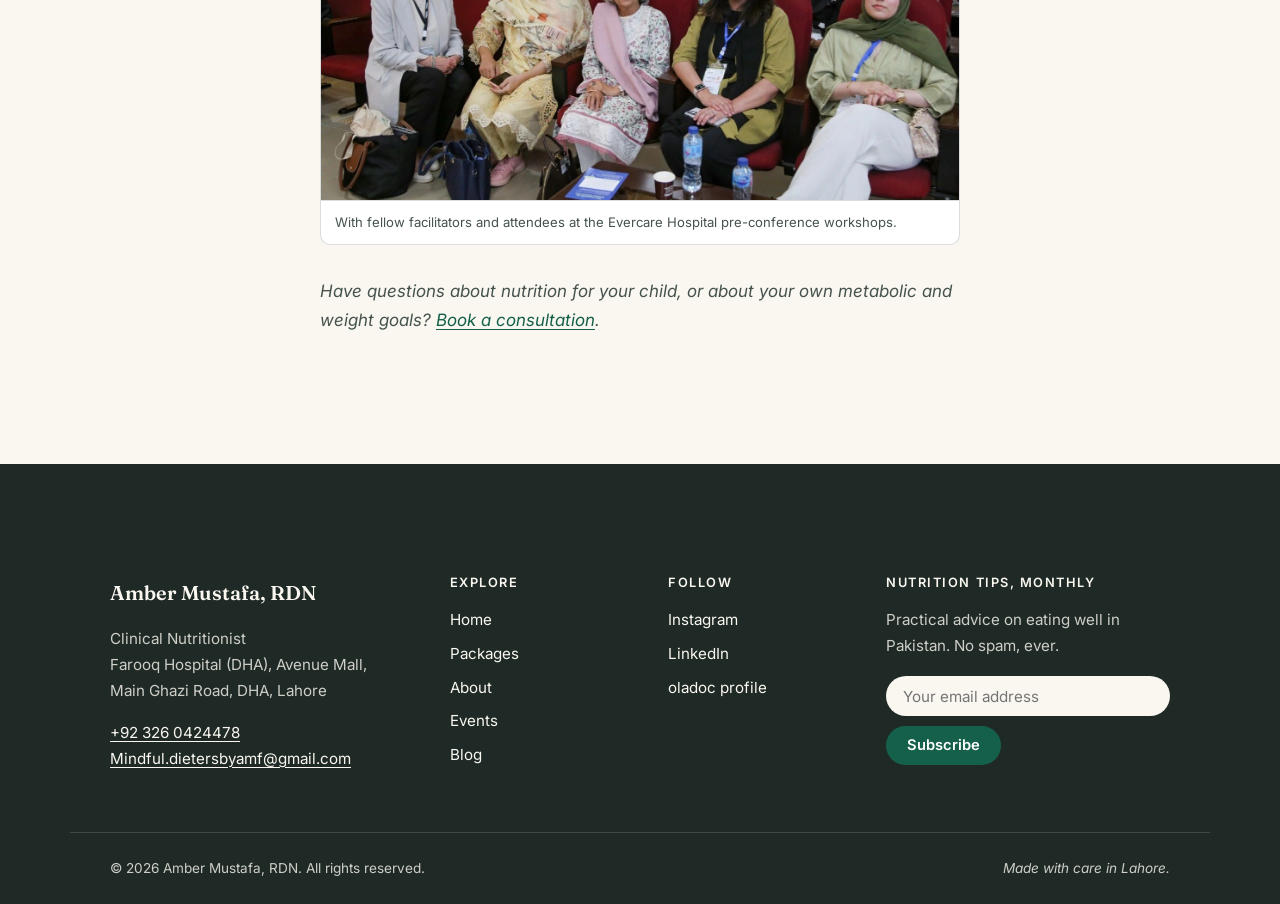
<file: event-nutriconnect-2025.html>
<!DOCTYPE html>
<html lang="en">
<head>
  <meta charset="UTF-8">
  <meta name="viewport" content="width=device-width, initial-scale=1.0">
  <title>NutriConnect — 3rd PNDS International Conference 2025 | Amber Mustafa, RDN</title>
  <meta name="description" content="Amber Mustafa, RDN at NutriConnect, the 3rd PNDS International Conference 2025 in Islamabad, plus the pre-conference workshops on childhood obesity and malnutrition in children under 5.">

  <!-- Open Graph -->
  <meta property="og:type" content="article">
  <meta property="og:title" content="NutriConnect — 3rd PNDS International Conference 2025">
  <meta property="og:description" content="Amber Mustafa, RDN at the 3rd PNDS International Conference 2025 in Islamabad — plus pre-conference workshops on childhood obesity and malnutrition in children under 5.">
  <meta property="og:image" content="assets/images/Nutriconnect2.jpeg">
  <meta property="og:locale" content="en_PK">

  <!-- Twitter Card -->
  <meta name="twitter:card" content="summary_large_image">
  <meta name="twitter:title" content="NutriConnect — 3rd PNDS International Conference 2025">
  <meta name="twitter:description" content="Amber Mustafa, RDN at the 3rd PNDS International Conference 2025 in Islamabad.">
  <meta name="twitter:image" content="assets/images/Nutriconnect2.jpeg">

  <!-- Fonts -->
  <link rel="preconnect" href="https://fonts.googleapis.com">
  <link rel="preconnect" href="https://fonts.gstatic.com" crossorigin>
  <link href="https://fonts.googleapis.com/css2?family=Fraunces:opsz,wght@9..144,400;9..144,500;9..144,600&family=Inter:wght@400;500;600&display=swap" rel="stylesheet">

  <link rel="stylesheet" href="style.css">

  <script type="application/ld+json">
  {
    "@context": "https://schema.org",
    "@type": "EducationEvent",
    "name": "NutriConnect — 3rd PNDS International Conference 2025",
    "startDate": "2025-10-17",
    "endDate": "2025-10-19",
    "location": {
      "@type": "Place",
      "name": "3rd PNDS International Conference 2025",
      "address": "Islamabad, Pakistan"
    },
    "organizer": { "@type": "Organization", "name": "Pakistan Nutrition and Dietetic Society (PNDS)" },
    "performer": { "@type": "Person", "name": "Amber Mustafa", "honorificSuffix": "RD" },
    "image": "assets/images/Nutriconnect2.jpeg"
  }
  </script>
</head>
<body>

  <a class="skip-link" href="#main">Skip to content</a>

  <!-- ============ HEADER ============ -->
  <header class="site-header">
    <div class="container header-inner">
      <a href="index.html" class="brand" aria-label="Amber Mustafa, RDN — home">
        <span class="brand-name">Amber Mustafa</span>
        <span class="brand-title">RDN · Clinical Nutritionist</span>
      </a>

      <nav class="site-nav" aria-label="Main navigation">
        <button class="nav-toggle" aria-expanded="false" aria-controls="nav-menu" aria-label="Open menu">
          <span class="nav-toggle-bar"></span>
          <span class="nav-toggle-bar"></span>
        </button>
        <ul id="nav-menu" class="nav-menu">
          <li><a href="index.html">Home</a></li>
          <li><a href="index.html#packages">Packages</a></li>
          <li><a href="about.html">About</a></li>
          <li><a href="events.html" aria-current="page">Events</a></li>
          <li><a href="blog.html">Blog</a></li>
          <li class="nav-cta-item">
            <a class="btn btn-primary btn-small" href="https://wa.me/923260424478?text=Hi%20Amber%2C%20I%27d%20like%20to%20book%20a%20nutrition%20consultation." target="_blank" rel="noopener">Book a consultation</a>
          </li>
        </ul>
      </nav>
    </div>
  </header>

  <main id="main">
    <article class="blog-post">
      <header class="page-hero page-hero-simple">
        <div class="container story-narrow">
          <p class="post-meta"><span class="post-category">Conference</span> <time datetime="2025-10-17">17–19 October 2025</time></p>
          <h1>NutriConnect — 3rd PNDS International Conference 2025</h1>
          <p class="hero-sub">PNDS's flagship international conference in Islamabad, plus two pre-conference workshops on childhood obesity and malnutrition in children under 5.</p>
        </div>
      </header>

      <div class="container story-narrow post-body">
        <a class="text-link post-back" href="events.html">&larr; Back to all events</a>

        <p class="event-field"><strong>Date:</strong> 17–19 October 2025 (main conference); pre-conference workshops on 14 October 2025</p>
        <p class="event-field"><strong>Location:</strong> Islamabad (main conference); Evercare Hospital, Lahore (pre-conference workshops)</p>
        <p class="event-field"><strong>Organization:</strong> Pakistan Nutrition &amp; Dietetic Society (PNDS)</p>
        <p class="event-field"><strong>Theme:</strong> "Bridging the gap between Clinical &amp; Public Health Nutrition in Pakistan"</p>

        <p class="lead">
          NutriConnect, the 3rd PNDS International Conference, was one of the biggest gatherings
          of dietitians, nutritionists, and public health professionals in Pakistan this year —
          bringing together over 30 speakers, panel discussions, and workshops on nutrition
          research, policy, and clinical practice, with delegates joining from across Pakistan
          and abroad.
        </p>

        <h2>Bridging clinical and public health nutrition</h2>
        <p>
          The conference theme captured something I think about often in clinical practice: the
          gap between what happens in a one-on-one consultation and what's needed at a
          population level to actually shift nutrition outcomes in Pakistan. Sessions covered
          everything from clinical nutrition therapy and emerging research, to community
          nutrition programmes and food policy — a reminder that individual patient care and
          public health nutrition need to move together.
        </p>

        <figure class="event-image" style="margin: 1.5rem 0; border-radius: var(--radius); border: 1px solid var(--line);">
          <img src="assets/images/Nutriconnect2.jpeg" alt="Amber Mustafa presenting at the 3rd PNDS International Conference 2025, NutriConnect, Islamabad" style="height:auto;">
        </figure>

        <p>
          It was a privilege to be part of the conference alongside an international line-up of
          speakers and to connect with colleagues from across the country working on shared
          challenges in nutrition and dietetics.
        </p>

        <figure class="event-image" style="margin: 1.5rem 0; border-radius: var(--radius); border: 1px solid var(--line);">
          <img src="assets/images/Nutriconnect3.jpeg" alt="Amber Mustafa with international and Pakistani delegates at the 3rd PNDS International Conference 2025" style="height:auto;">
        </figure>

        <h2>Pre-conference workshop: Healthy Futures — Preventing Childhood &amp; Adolescent Obesity</h2>
        <p>
          Ahead of the main conference, I co-facilitated a pre-conference workshop at Evercare
          Hospital, Lahore, titled <strong>"Healthy Futures: Preventing Childhood and Adolescent
          Obesity,"</strong> alongside <strong>Ms. Hajra Saleem</strong> (Consultant Nutritionist,
          Evercare Hospital Lahore). The session ran from 3:00–6:00 PM on 14 October 2025 and was
          aimed at public health nutritionists, clinical dietitians, healthcare and allied health
          professionals, food scientists, researchers, and interns.
        </p>
        <p>The learning objectives were to:</p>
        <ul class="checklist">
          <li>Raise awareness of the importance of healthy eating habits and regular physical activity, based on WHO and CDC guidelines.</li>
          <li>Help participants understand the short- and long-term health effects of childhood obesity, including risks related to heart health, metabolism, and emotional wellbeing.</li>
          <li>Provide practical tools and resources for sustainable lifestyle changes in children and adolescents.</li>
        </ul>

        <figure class="event-image" style="margin: 1.5rem 0; border-radius: var(--radius); border: 1px solid var(--line);">
          <img src="assets/images/Nutriconnect1.jpeg" alt="Flyer for the Healthy Futures: Preventing Childhood and Adolescent Obesity pre-conference workshop, featuring facilitators Amber Mustafa and Hajra Saleem" style="height:auto;">
        </figure>

        <h2>Pre-conference workshop: Management of Malnutrition in Children Under 5</h2>
        <p>
          The second pre-conference session, also held at Evercare Hospital, Lahore, focused on
          the <strong>management of malnutrition in children under 5</strong> — covering wasting,
          stunting, and underweight, and how clinical and community nutrition teams can identify
          and manage these conditions early. The session was led by <strong>Mr. Faran Khan</strong>
          and <strong>Ms. Rashida Javed</strong>, with attendees drawn from the same mix of
          dietitians, public health professionals, and students as the obesity-focused workshop.
        </p>
        <p>
          Together, the two pre-conference workshops bookended a key message from the conference
          as a whole: nutrition challenges across the lifespan — from undernutrition in young
          children to rising obesity in adolescents — require both clinical skill and
          community-level awareness to address.
        </p>

        <div class="event-gallery">
          <figure>
            <img src="assets/images/Nutriconnect4.jpeg" alt="Group photo of facilitators and attendees at the Healthy Futures pre-conference workshop, Evercare Hospital, Lahore">
            <figcaption>With fellow facilitators and attendees at the Evercare Hospital pre-conference workshops.</figcaption>
          </figure>
        </div>

        <p><em>Have questions about nutrition for your child, or about your own metabolic and
        weight goals? <a href="https://wa.me/923260424478?text=Hi%20Amber%2C%20I%27d%20like%20to%20book%20a%20nutrition%20consultation.">Book a consultation</a>.</em></p>
      </div>
    </article>
  </main>

  <!-- ============ FOOTER ============ -->
  <footer class="site-footer">
    <div class="container footer-grid">
      <div class="footer-brand">
        <p class="brand-name">Amber Mustafa, RDN</p>
        <p>Clinical Nutritionist<br>Farooq Hospital (DHA), Avenue Mall,<br>Main Ghazi Road, DHA, Lahore</p>
        <p><a href="tel:+923260424478">+92 326 0424478</a><br>
        <a href="mailto:Mindful.dietersbyamf@gmail.com">Mindful.dietersbyamf@gmail.com</a></p>
      </div>

      <nav class="footer-nav" aria-label="Footer navigation">
        <h3>Explore</h3>
        <ul>
          <li><a href="index.html">Home</a></li>
          <li><a href="index.html#packages">Packages</a></li>
          <li><a href="about.html">About</a></li>
          <li><a href="events.html">Events</a></li>
          <li><a href="blog.html">Blog</a></li>
        </ul>
      </nav>

      <div class="footer-social">
        <h3>Follow</h3>
        <ul>
          <li><a href="https://www.instagram.com/rd_amber_mustafa/" target="_blank" rel="noopener">Instagram</a></li>
          <li><a href="https://www.linkedin.com/in/amber-mustafa-rdn-b37b24142/" target="_blank" rel="noopener">LinkedIn</a></li>
          <li><a href="https://oladoc.com/pakistan/lahore/dr/dietitian/amber-mustafa/3514798" target="_blank" rel="noopener">oladoc profile</a></li>
        </ul>
      </div>

      <div class="footer-newsletter">
        <h3>Nutrition tips, monthly</h3>
        <p>Practical advice on eating well in Pakistan. No spam, ever.</p>
        <form id="newsletter-form" class="newsletter-form" novalidate>
          <label for="newsletter-email" class="visually-hidden">Email address</label>
          <input type="email" id="newsletter-email" name="email" placeholder="Your email address" required autocomplete="email">
          <button type="submit" class="btn btn-primary btn-small">Subscribe</button>
        </form>
        <p id="newsletter-thanks" class="newsletter-thanks" hidden>Thank you — you're on the list!</p>
      </div>
    </div>

    <div class="container footer-bottom">
      <p>&copy; <span id="year">2026</span> Amber Mustafa, RDN. All rights reserved.</p>
      <p class="footer-warm">Made with care in Lahore.</p>
    </div>
  </footer>

  <!-- ============ FLOATING WHATSAPP BUTTON ============ -->
  <a class="whatsapp-fab" href="https://wa.me/923260424478?text=Hi%20Amber%2C%20I%27d%20like%20to%20book%20a%20nutrition%20consultation." target="_blank" rel="noopener" aria-label="Chat with Amber on WhatsApp">
    <svg viewBox="0 0 24 24" width="26" height="26" aria-hidden="true" fill="currentColor"><path d="M12.04 2c-5.46 0-9.91 4.45-9.91 9.91 0 1.75.46 3.45 1.32 4.95L2.05 22l5.25-1.38a9.87 9.87 0 0 0 4.74 1.21c5.46 0 9.91-4.45 9.91-9.91 0-2.65-1.03-5.14-2.9-7.01A9.82 9.82 0 0 0 12.04 2zm0 18.15a8.2 8.2 0 0 1-4.19-1.15l-.3-.18-3.12.82.83-3.04-.2-.31a8.2 8.2 0 0 1-1.26-4.38c0-4.54 3.7-8.24 8.24-8.24 2.2 0 4.27.86 5.82 2.42a8.18 8.18 0 0 1 2.41 5.83c0 4.54-3.7 8.23-8.23 8.23zm4.52-6.16c-.25-.13-1.47-.72-1.69-.81-.23-.08-.39-.12-.56.13-.16.25-.64.8-.78.97-.14.16-.29.18-.54.06-.25-.13-1.05-.39-2-1.23-.74-.66-1.23-1.47-1.38-1.72-.14-.25-.01-.38.11-.51.11-.11.25-.29.37-.43.12-.14.16-.25.25-.41.08-.17.04-.31-.02-.43-.06-.13-.56-1.34-.76-1.84-.2-.48-.41-.42-.56-.43h-.48c-.17 0-.43.06-.66.31-.22.25-.86.85-.86 2.07 0 1.22.89 2.4 1.01 2.56.12.17 1.75 2.67 4.23 3.74.59.26 1.05.41 1.41.52.59.19 1.13.16 1.56.1.48-.07 1.47-.6 1.67-1.18.21-.58.21-1.07.14-1.18-.06-.11-.22-.17-.47-.3z"/></svg>
    <span class="whatsapp-fab-label">Chat on WhatsApp</span>
  </a>

  <script src="script.js"></script>
</body>
</html>
</file>
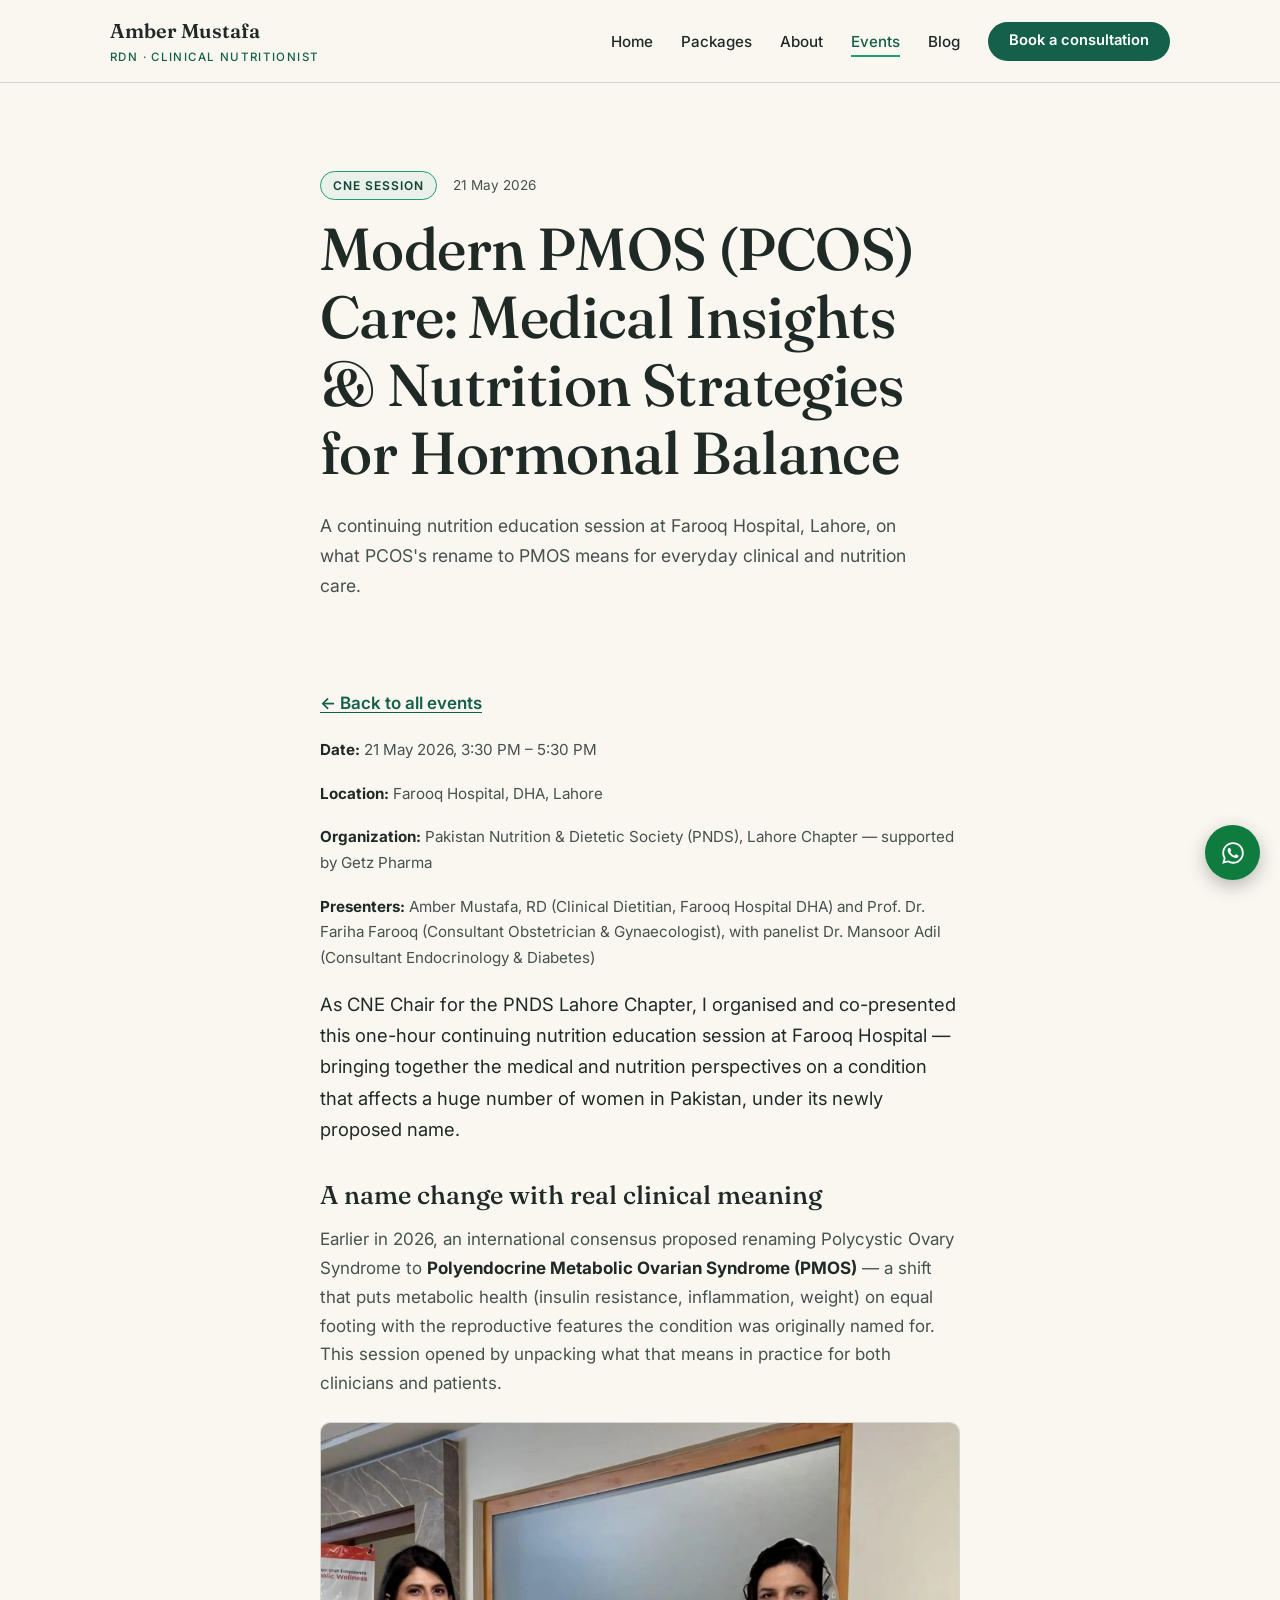
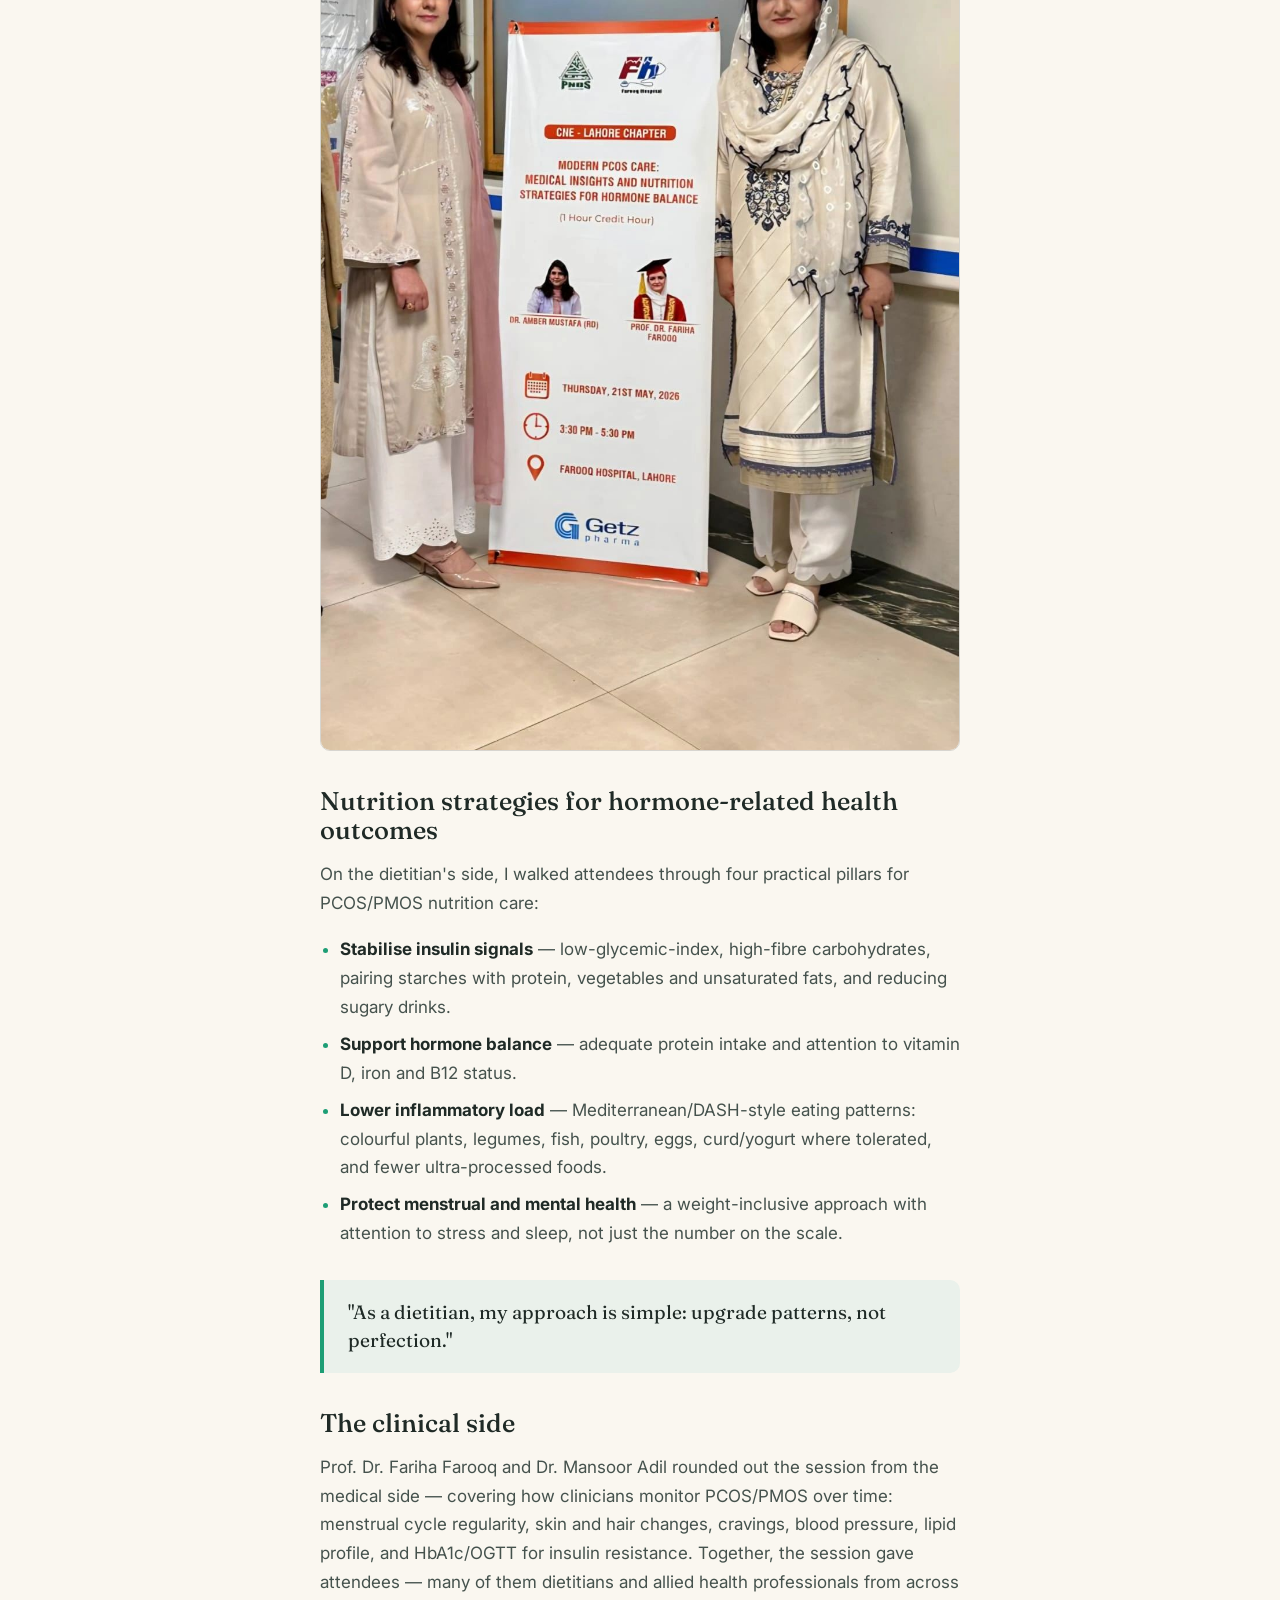
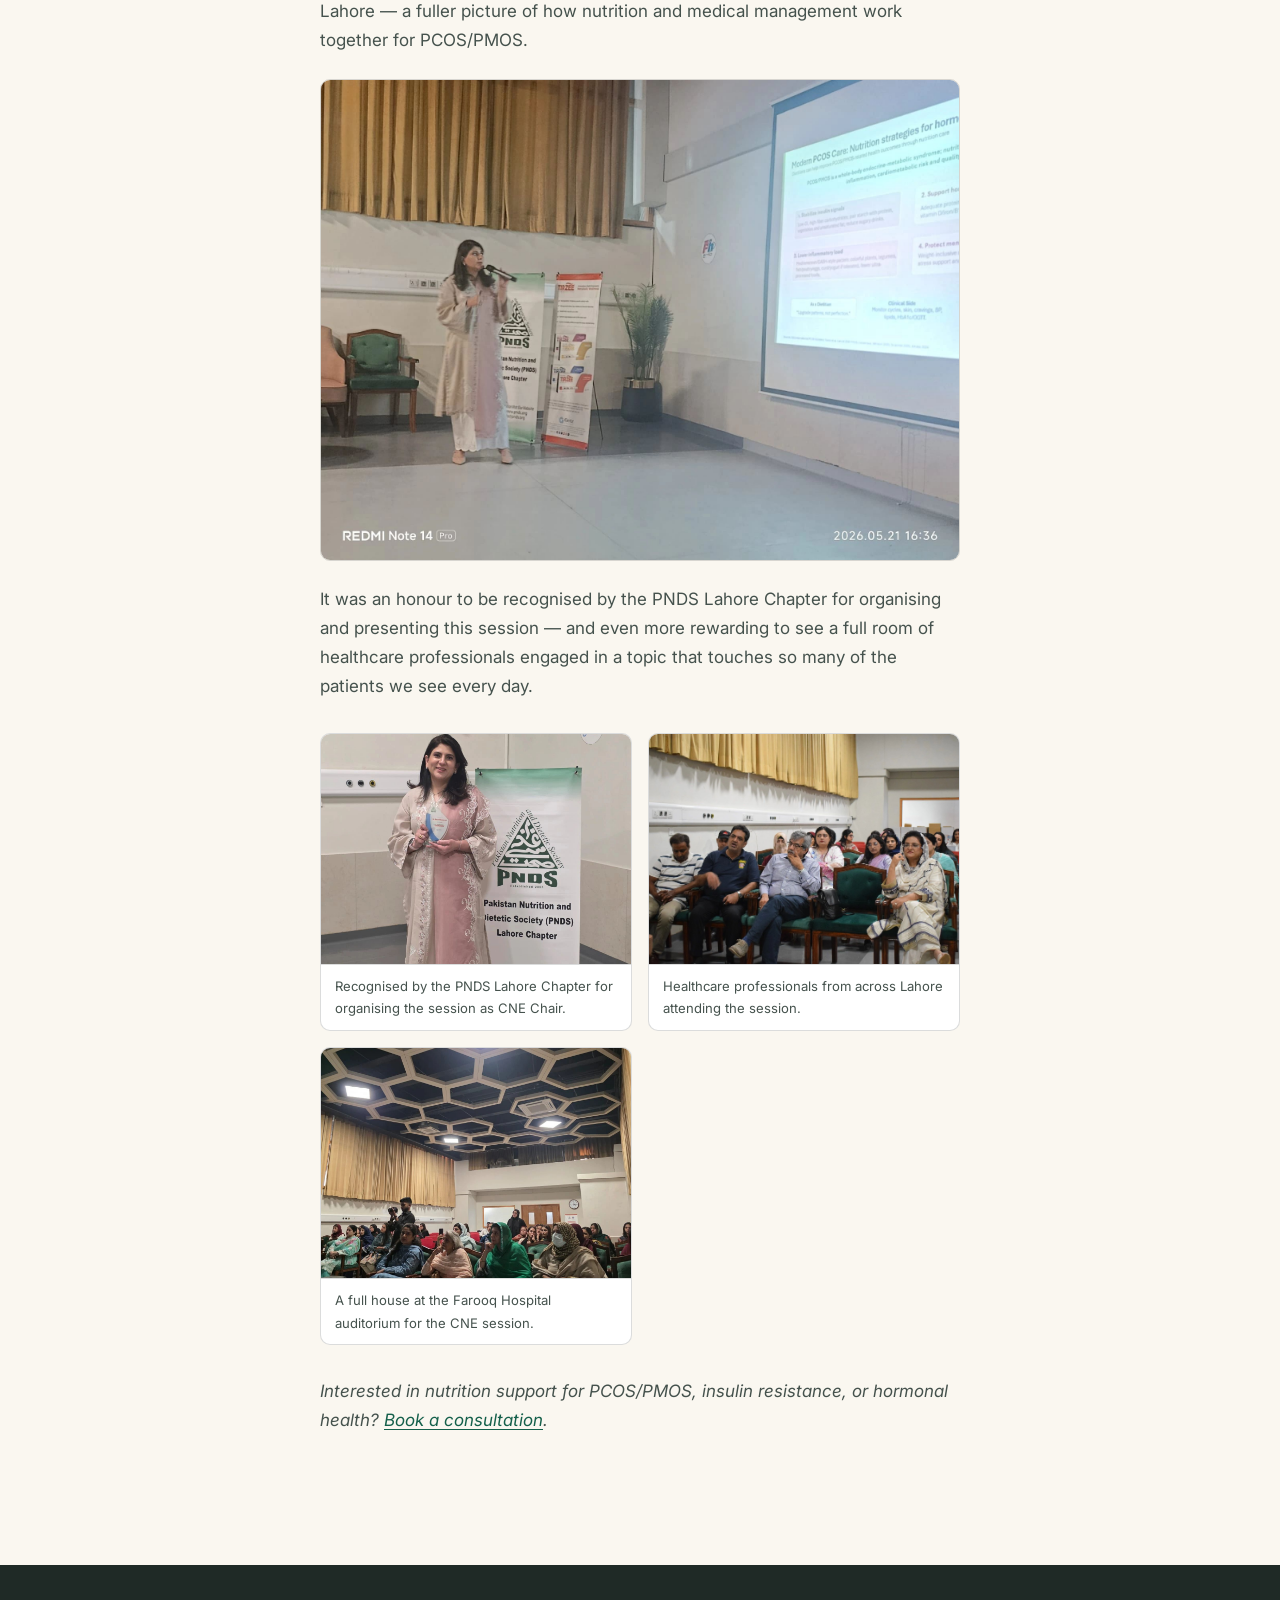
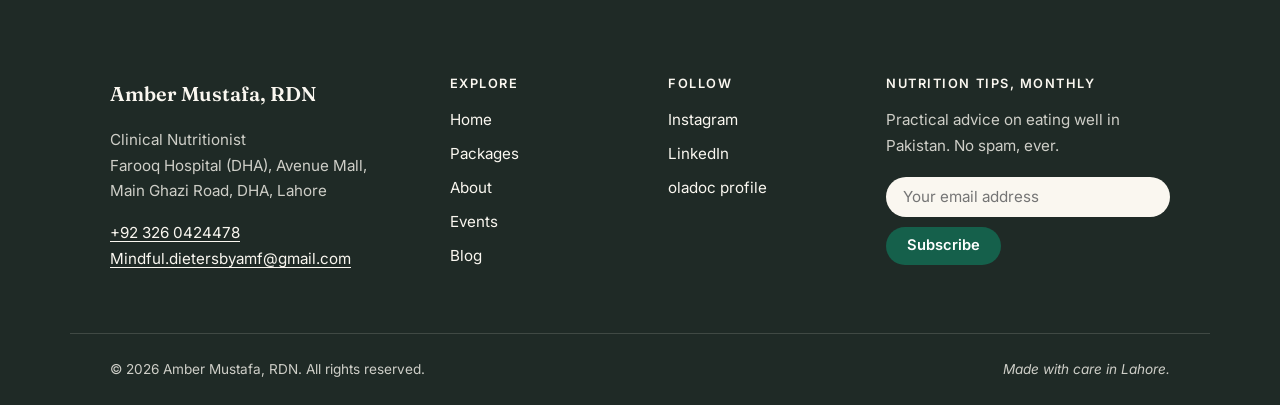
<file: event-pcos-cne.html>
<!DOCTYPE html>
<html lang="en">
<head>
  <meta charset="UTF-8">
  <meta name="viewport" content="width=device-width, initial-scale=1.0">
  <title>Modern PMOS (PCOS) Care CNE Session | Amber Mustafa, RDN</title>
  <meta name="description" content="Amber Mustafa, RDN, organised and presented a CNE session at Farooq Hospital, Lahore on Modern PCOS/PMOS Care — medical insights and nutrition strategies for hormonal balance.">

  <!-- Open Graph -->
  <meta property="og:type" content="article">
  <meta property="og:title" content="Modern PMOS (PCOS) Care: Medical Insights & Nutrition Strategies for Hormonal Balance">
  <meta property="og:description" content="A CNE session at Farooq Hospital, Lahore, on nutrition strategies for PCOS/PMOS and hormonal balance, organised by Amber Mustafa, RDN as CNE Chair, PNDS Lahore Chapter.">
  <meta property="og:image" content="assets/images/PMOS5.jpeg">
  <meta property="og:locale" content="en_PK">

  <!-- Twitter Card -->
  <meta name="twitter:card" content="summary_large_image">
  <meta name="twitter:title" content="Modern PMOS (PCOS) Care: Medical Insights & Nutrition Strategies for Hormonal Balance">
  <meta name="twitter:description" content="A CNE session at Farooq Hospital, Lahore, on nutrition strategies for PCOS/PMOS and hormonal balance.">
  <meta name="twitter:image" content="assets/images/PMOS5.jpeg">

  <!-- Fonts -->
  <link rel="preconnect" href="https://fonts.googleapis.com">
  <link rel="preconnect" href="https://fonts.gstatic.com" crossorigin>
  <link href="https://fonts.googleapis.com/css2?family=Fraunces:opsz,wght@9..144,400;9..144,500;9..144,600&family=Inter:wght@400;500;600&display=swap" rel="stylesheet">

  <link rel="stylesheet" href="style.css">

  <script type="application/ld+json">
  {
    "@context": "https://schema.org",
    "@type": "EducationEvent",
    "name": "Modern PMOS (PCOS) Care: Medical Insights and Nutrition Strategies for Hormone Balance",
    "startDate": "2026-05-21",
    "location": {
      "@type": "Place",
      "name": "Farooq Hospital",
      "address": "Avenue Mall, Main Ghazi Road, DHA, Lahore, Pakistan"
    },
    "organizer": { "@type": "Organization", "name": "Pakistan Nutrition and Dietetic Society (PNDS), Lahore Chapter" },
    "performer": [
      { "@type": "Person", "name": "Amber Mustafa", "honorificSuffix": "RD" },
      { "@type": "Person", "name": "Prof. Dr. Fariha Farooq" }
    ],
    "image": "assets/images/PMOS5.jpeg"
  }
  </script>
</head>
<body>

  <a class="skip-link" href="#main">Skip to content</a>

  <!-- ============ HEADER ============ -->
  <header class="site-header">
    <div class="container header-inner">
      <a href="index.html" class="brand" aria-label="Amber Mustafa, RDN — home">
        <span class="brand-name">Amber Mustafa</span>
        <span class="brand-title">RDN · Clinical Nutritionist</span>
      </a>

      <nav class="site-nav" aria-label="Main navigation">
        <button class="nav-toggle" aria-expanded="false" aria-controls="nav-menu" aria-label="Open menu">
          <span class="nav-toggle-bar"></span>
          <span class="nav-toggle-bar"></span>
        </button>
        <ul id="nav-menu" class="nav-menu">
          <li><a href="index.html">Home</a></li>
          <li><a href="index.html#packages">Packages</a></li>
          <li><a href="about.html">About</a></li>
          <li><a href="events.html" aria-current="page">Events</a></li>
          <li><a href="blog.html">Blog</a></li>
          <li class="nav-cta-item">
            <a class="btn btn-primary btn-small" href="https://wa.me/923260424478?text=Hi%20Amber%2C%20I%27d%20like%20to%20book%20a%20nutrition%20consultation." target="_blank" rel="noopener">Book a consultation</a>
          </li>
        </ul>
      </nav>
    </div>
  </header>

  <main id="main">
    <article class="blog-post">
      <header class="page-hero page-hero-simple">
        <div class="container story-narrow">
          <p class="post-meta"><span class="post-category">CNE Session</span> <time datetime="2026-05-21">21 May 2026</time></p>
          <h1>Modern PMOS (PCOS) Care: Medical Insights &amp; Nutrition Strategies for Hormonal Balance</h1>
          <p class="hero-sub">A continuing nutrition education session at Farooq Hospital, Lahore, on what PCOS's rename to PMOS means for everyday clinical and nutrition care.</p>
        </div>
      </header>

      <div class="container story-narrow post-body">
        <a class="text-link post-back" href="events.html">&larr; Back to all events</a>

        <p class="event-field"><strong>Date:</strong> 21 May 2026, 3:30 PM – 5:30 PM</p>
        <p class="event-field"><strong>Location:</strong> Farooq Hospital, DHA, Lahore</p>
        <p class="event-field"><strong>Organization:</strong> Pakistan Nutrition &amp; Dietetic Society (PNDS), Lahore Chapter — supported by Getz Pharma</p>
        <p class="event-field"><strong>Presenters:</strong> Amber Mustafa, RD (Clinical Dietitian, Farooq Hospital DHA) and Prof. Dr. Fariha Farooq (Consultant Obstetrician &amp; Gynaecologist), with panelist Dr. Mansoor Adil (Consultant Endocrinology &amp; Diabetes)</p>

        <p class="lead">
          As CNE Chair for the PNDS Lahore Chapter, I organised and co-presented this one-hour
          continuing nutrition education session at Farooq Hospital — bringing together the
          medical and nutrition perspectives on a condition that affects a huge number of women
          in Pakistan, under its newly proposed name.
        </p>

        <h2>A name change with real clinical meaning</h2>
        <p>
          Earlier in 2026, an international consensus proposed renaming Polycystic Ovary Syndrome
          to <strong>Polyendocrine Metabolic Ovarian Syndrome (PMOS)</strong> — a shift that puts
          metabolic health (insulin resistance, inflammation, weight) on equal footing with the
          reproductive features the condition was originally named for. This session opened by
          unpacking what that means in practice for both clinicians and patients.
        </p>

        <figure class="event-image" style="margin: 1.5rem 0; border-radius: var(--radius); border: 1px solid var(--line);">
          <img src="assets/images/PMOS5.jpeg" alt="Amber Mustafa, RD and Prof. Dr. Fariha Farooq beside the CNE session banner at Farooq Hospital, Lahore" style="height:auto;">
        </figure>

        <h2>Nutrition strategies for hormone-related health outcomes</h2>
        <p>
          On the dietitian's side, I walked attendees through four practical pillars for PCOS/PMOS
          nutrition care:
        </p>
        <ul>
          <li><strong>Stabilise insulin signals</strong> — low-glycemic-index, high-fibre carbohydrates, pairing starches with protein, vegetables and unsaturated fats, and reducing sugary drinks.</li>
          <li><strong>Support hormone balance</strong> — adequate protein intake and attention to vitamin D, iron and B12 status.</li>
          <li><strong>Lower inflammatory load</strong> — Mediterranean/DASH-style eating patterns: colourful plants, legumes, fish, poultry, eggs, curd/yogurt where tolerated, and fewer ultra-processed foods.</li>
          <li><strong>Protect menstrual and mental health</strong> — a weight-inclusive approach with attention to stress and sleep, not just the number on the scale.</li>
        </ul>
        <div class="pull-quote">
          "As a dietitian, my approach is simple: upgrade patterns, not perfection."
        </div>

        <h2>The clinical side</h2>
        <p>
          Prof. Dr. Fariha Farooq and Dr. Mansoor Adil rounded out the session from the medical
          side — covering how clinicians monitor PCOS/PMOS over time: menstrual cycle regularity,
          skin and hair changes, cravings, blood pressure, lipid profile, and HbA1c/OGTT for
          insulin resistance. Together, the session gave attendees — many of them dietitians and
          allied health professionals from across Lahore — a fuller picture of how nutrition and
          medical management work together for PCOS/PMOS.
        </p>

        <figure class="event-image" style="margin: 1.5rem 0; border-radius: var(--radius); border: 1px solid var(--line);">
          <img src="assets/images/PMOS3.jpeg" alt="Amber Mustafa presenting nutrition strategies for PCOS/PMOS at the Farooq Hospital CNE session" style="height:auto;">
        </figure>

        <p>
          It was an honour to be recognised by the PNDS Lahore Chapter for organising and
          presenting this session — and even more rewarding to see a full room of healthcare
          professionals engaged in a topic that touches so many of the patients we see every day.
        </p>

        <div class="event-gallery">
          <figure>
            <img src="assets/images/PMOS1.jpeg" alt="Amber Mustafa, RD receiving recognition from the PNDS Lahore Chapter">
            <figcaption>Recognised by the PNDS Lahore Chapter for organising the session as CNE Chair.</figcaption>
          </figure>
          <figure>
            <img src="assets/images/PMOS2.jpeg" alt="Healthcare professionals attending the PCOS/PMOS CNE session at Farooq Hospital">
            <figcaption>Healthcare professionals from across Lahore attending the session.</figcaption>
          </figure>
          <figure>
            <img src="assets/images/PMOS4.jpeg" alt="Full auditorium at the Farooq Hospital CNE session">
            <figcaption>A full house at the Farooq Hospital auditorium for the CNE session.</figcaption>
          </figure>
        </div>

        <p><em>Interested in nutrition support for PCOS/PMOS, insulin resistance, or hormonal
        health? <a href="https://wa.me/923260424478?text=Hi%20Amber%2C%20I%27d%20like%20to%20book%20a%20nutrition%20consultation.">Book a consultation</a>.</em></p>
      </div>
    </article>
  </main>

  <!-- ============ FOOTER ============ -->
  <footer class="site-footer">
    <div class="container footer-grid">
      <div class="footer-brand">
        <p class="brand-name">Amber Mustafa, RDN</p>
        <p>Clinical Nutritionist<br>Farooq Hospital (DHA), Avenue Mall,<br>Main Ghazi Road, DHA, Lahore</p>
        <p><a href="tel:+923260424478">+92 326 0424478</a><br>
        <a href="mailto:Mindful.dietersbyamf@gmail.com">Mindful.dietersbyamf@gmail.com</a></p>
      </div>

      <nav class="footer-nav" aria-label="Footer navigation">
        <h3>Explore</h3>
        <ul>
          <li><a href="index.html">Home</a></li>
          <li><a href="index.html#packages">Packages</a></li>
          <li><a href="about.html">About</a></li>
          <li><a href="events.html">Events</a></li>
          <li><a href="blog.html">Blog</a></li>
        </ul>
      </nav>

      <div class="footer-social">
        <h3>Follow</h3>
        <ul>
          <li><a href="https://www.instagram.com/rd_amber_mustafa/" target="_blank" rel="noopener">Instagram</a></li>
          <li><a href="https://www.linkedin.com/in/amber-mustafa-rdn-b37b24142/" target="_blank" rel="noopener">LinkedIn</a></li>
          <li><a href="https://oladoc.com/pakistan/lahore/dr/dietitian/amber-mustafa/3514798" target="_blank" rel="noopener">oladoc profile</a></li>
        </ul>
      </div>

      <div class="footer-newsletter">
        <h3>Nutrition tips, monthly</h3>
        <p>Practical advice on eating well in Pakistan. No spam, ever.</p>
        <form id="newsletter-form" class="newsletter-form" novalidate>
          <label for="newsletter-email" class="visually-hidden">Email address</label>
          <input type="email" id="newsletter-email" name="email" placeholder="Your email address" required autocomplete="email">
          <button type="submit" class="btn btn-primary btn-small">Subscribe</button>
        </form>
        <p id="newsletter-thanks" class="newsletter-thanks" hidden>Thank you — you're on the list!</p>
      </div>
    </div>

    <div class="container footer-bottom">
      <p>&copy; <span id="year">2026</span> Amber Mustafa, RDN. All rights reserved.</p>
      <p class="footer-warm">Made with care in Lahore.</p>
    </div>
  </footer>

  <!-- ============ FLOATING WHATSAPP BUTTON ============ -->
  <a class="whatsapp-fab" href="https://wa.me/923260424478?text=Hi%20Amber%2C%20I%27d%20like%20to%20book%20a%20nutrition%20consultation." target="_blank" rel="noopener" aria-label="Chat with Amber on WhatsApp">
    <svg viewBox="0 0 24 24" width="26" height="26" aria-hidden="true" fill="currentColor"><path d="M12.04 2c-5.46 0-9.91 4.45-9.91 9.91 0 1.75.46 3.45 1.32 4.95L2.05 22l5.25-1.38a9.87 9.87 0 0 0 4.74 1.21c5.46 0 9.91-4.45 9.91-9.91 0-2.65-1.03-5.14-2.9-7.01A9.82 9.82 0 0 0 12.04 2zm0 18.15a8.2 8.2 0 0 1-4.19-1.15l-.3-.18-3.12.82.83-3.04-.2-.31a8.2 8.2 0 0 1-1.26-4.38c0-4.54 3.7-8.24 8.24-8.24 2.2 0 4.27.86 5.82 2.42a8.18 8.18 0 0 1 2.41 5.83c0 4.54-3.7 8.23-8.23 8.23zm4.52-6.16c-.25-.13-1.47-.72-1.69-.81-.23-.08-.39-.12-.56.13-.16.25-.64.8-.78.97-.14.16-.29.18-.54.06-.25-.13-1.05-.39-2-1.23-.74-.66-1.23-1.47-1.38-1.72-.14-.25-.01-.38.11-.51.11-.11.25-.29.37-.43.12-.14.16-.25.25-.41.08-.17.04-.31-.02-.43-.06-.13-.56-1.34-.76-1.84-.2-.48-.41-.42-.56-.43h-.48c-.17 0-.43.06-.66.31-.22.25-.86.85-.86 2.07 0 1.22.89 2.4 1.01 2.56.12.17 1.75 2.67 4.23 3.74.59.26 1.05.41 1.41.52.59.19 1.13.16 1.56.1.48-.07 1.47-.6 1.67-1.18.21-.58.21-1.07.14-1.18-.06-.11-.22-.17-.47-.3z"/></svg>
    <span class="whatsapp-fab-label">Chat on WhatsApp</span>
  </a>

  <script src="script.js"></script>
</body>
</html>
</file>
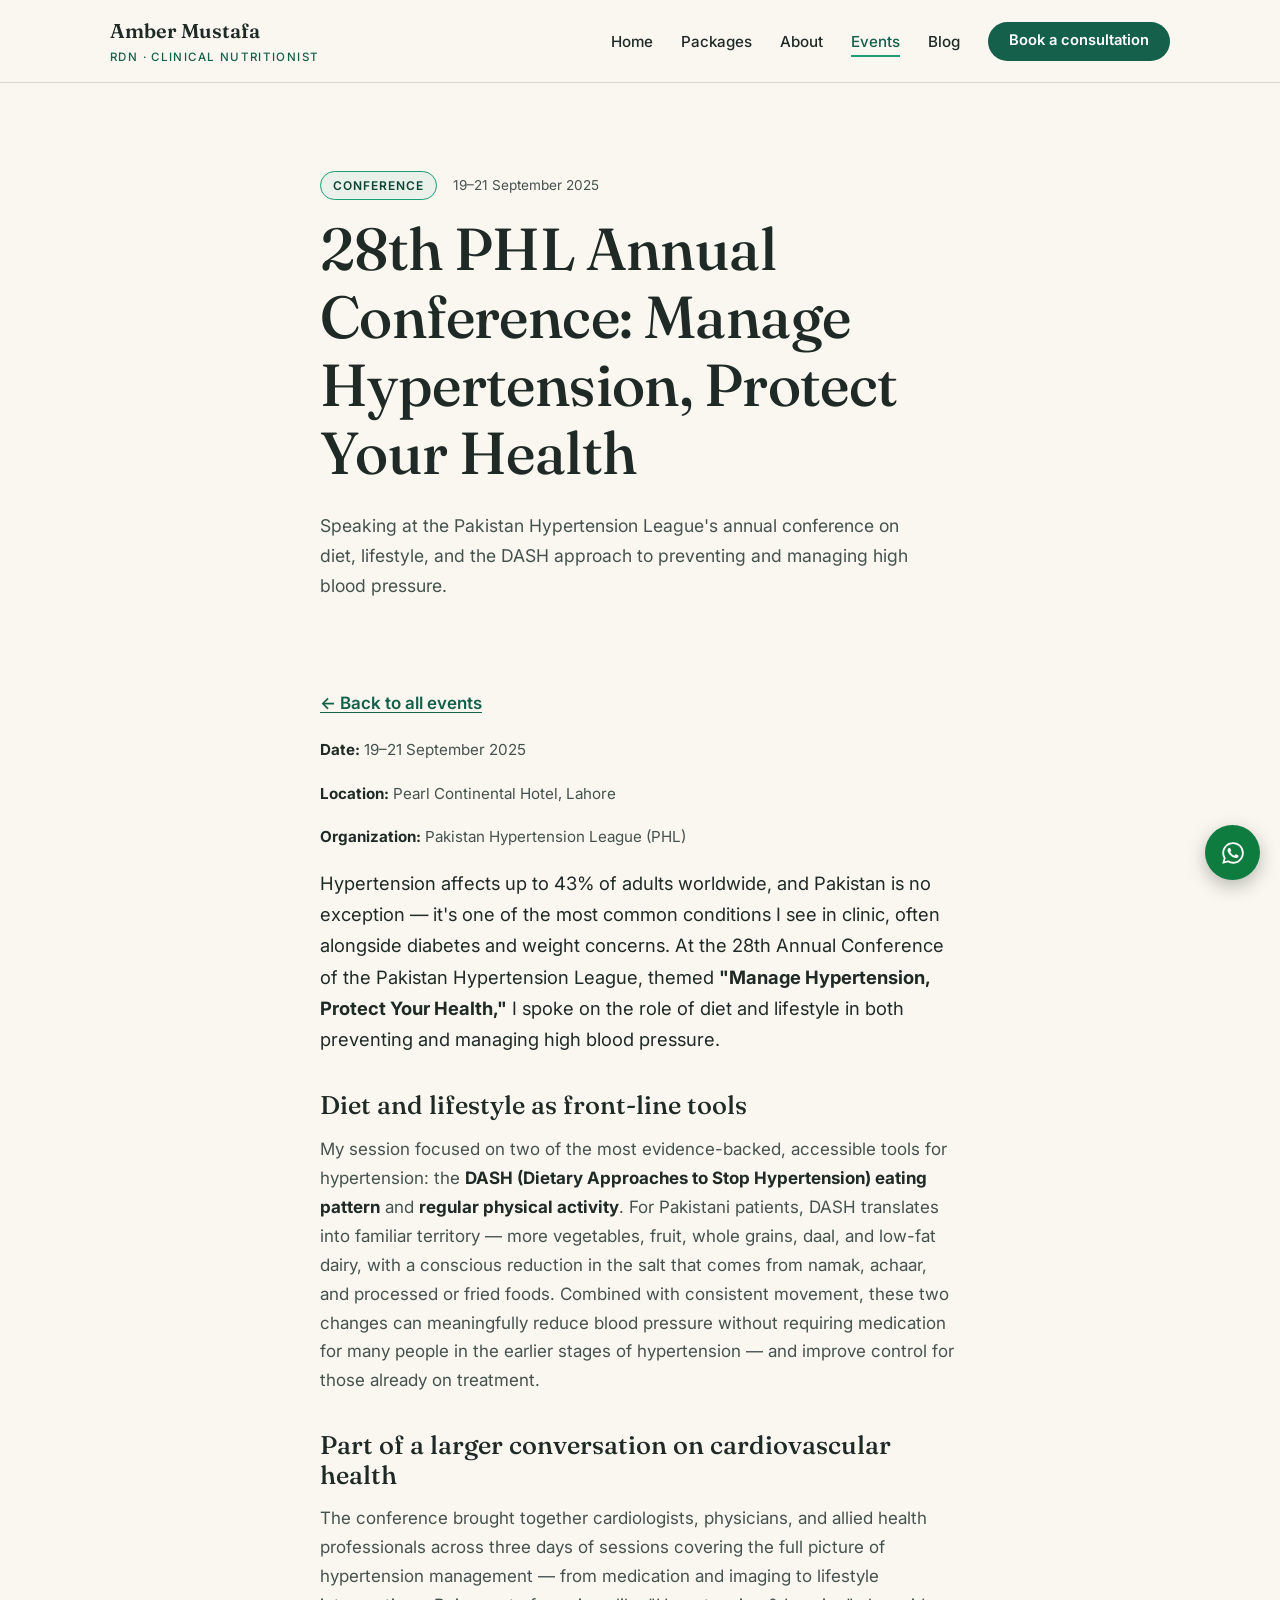
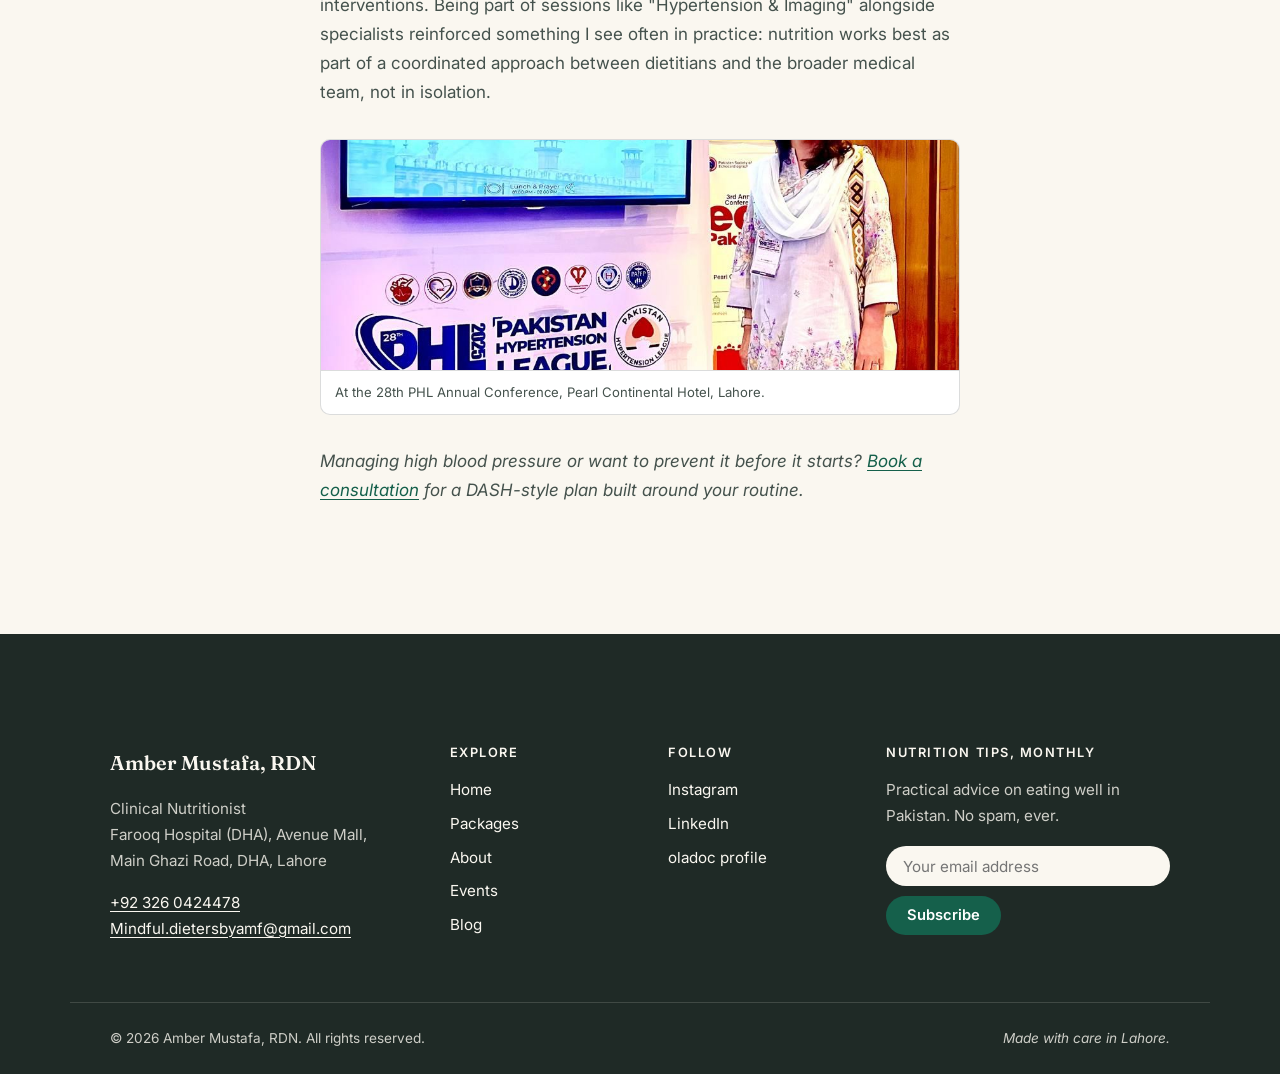
<file: event-phl-hypertension.html>
<!DOCTYPE html>
<html lang="en">
<head>
  <meta charset="UTF-8">
  <meta name="viewport" content="width=device-width, initial-scale=1.0">
  <title>28th PHL Annual Conference — Manage Hypertension, Protect Your Health | Amber Mustafa, RDN</title>
  <meta name="description" content="Amber Mustafa, RDN spoke at the 28th Pakistan Hypertension League Annual Conference in Lahore on dietary and lifestyle strategies for preventing and managing hypertension.">

  <!-- Open Graph -->
  <meta property="og:type" content="article">
  <meta property="og:title" content="28th PHL Annual Conference — Manage Hypertension, Protect Your Health">
  <meta property="og:description" content="Amber Mustafa, RDN spoke at the Pakistan Hypertension League's annual conference on dietary and lifestyle strategies for preventing hypertension.">
  <meta property="og:image" content="assets/images/Hypertension1.jpeg">
  <meta property="og:locale" content="en_PK">

  <!-- Twitter Card -->
  <meta name="twitter:card" content="summary_large_image">
  <meta name="twitter:title" content="28th PHL Annual Conference — Manage Hypertension, Protect Your Health">
  <meta name="twitter:description" content="Amber Mustafa, RDN spoke at the Pakistan Hypertension League's annual conference on dietary strategies for hypertension.">
  <meta name="twitter:image" content="assets/images/Hypertension1.jpeg">

  <!-- Fonts -->
  <link rel="preconnect" href="https://fonts.googleapis.com">
  <link rel="preconnect" href="https://fonts.gstatic.com" crossorigin>
  <link href="https://fonts.googleapis.com/css2?family=Fraunces:opsz,wght@9..144,400;9..144,500;9..144,600&family=Inter:wght@400;500;600&display=swap" rel="stylesheet">

  <link rel="stylesheet" href="style.css">

  <script type="application/ld+json">
  {
    "@context": "https://schema.org",
    "@type": "EducationEvent",
    "name": "28th PHL Annual Conference: Manage Hypertension, Protect Your Health",
    "startDate": "2025-09-19",
    "endDate": "2025-09-21",
    "location": {
      "@type": "Place",
      "name": "Pearl Continental Hotel",
      "address": "Lahore, Pakistan"
    },
    "organizer": { "@type": "Organization", "name": "Pakistan Hypertension League (PHL)" },
    "performer": { "@type": "Person", "name": "Amber Mustafa", "honorificSuffix": "RD" },
    "image": "assets/images/Hypertension1.jpeg"
  }
  </script>
</head>
<body>

  <a class="skip-link" href="#main">Skip to content</a>

  <!-- ============ HEADER ============ -->
  <header class="site-header">
    <div class="container header-inner">
      <a href="index.html" class="brand" aria-label="Amber Mustafa, RDN — home">
        <span class="brand-name">Amber Mustafa</span>
        <span class="brand-title">RDN · Clinical Nutritionist</span>
      </a>

      <nav class="site-nav" aria-label="Main navigation">
        <button class="nav-toggle" aria-expanded="false" aria-controls="nav-menu" aria-label="Open menu">
          <span class="nav-toggle-bar"></span>
          <span class="nav-toggle-bar"></span>
        </button>
        <ul id="nav-menu" class="nav-menu">
          <li><a href="index.html">Home</a></li>
          <li><a href="index.html#packages">Packages</a></li>
          <li><a href="about.html">About</a></li>
          <li><a href="events.html" aria-current="page">Events</a></li>
          <li><a href="blog.html">Blog</a></li>
          <li class="nav-cta-item">
            <a class="btn btn-primary btn-small" href="https://wa.me/923260424478?text=Hi%20Amber%2C%20I%27d%20like%20to%20book%20a%20nutrition%20consultation." target="_blank" rel="noopener">Book a consultation</a>
          </li>
        </ul>
      </nav>
    </div>
  </header>

  <main id="main">
    <article class="blog-post">
      <header class="page-hero page-hero-simple">
        <div class="container story-narrow">
          <p class="post-meta"><span class="post-category">Conference</span> <time datetime="2025-09-19">19–21 September 2025</time></p>
          <h1>28th PHL Annual Conference: Manage Hypertension, Protect Your Health</h1>
          <p class="hero-sub">Speaking at the Pakistan Hypertension League's annual conference on diet, lifestyle, and the DASH approach to preventing and managing high blood pressure.</p>
        </div>
      </header>

      <div class="container story-narrow post-body">
        <a class="text-link post-back" href="events.html">&larr; Back to all events</a>

        <p class="event-field"><strong>Date:</strong> 19–21 September 2025</p>
        <p class="event-field"><strong>Location:</strong> Pearl Continental Hotel, Lahore</p>
        <p class="event-field"><strong>Organization:</strong> Pakistan Hypertension League (PHL)</p>

        <p class="lead">
          Hypertension affects up to 43% of adults worldwide, and Pakistan is no exception — it's
          one of the most common conditions I see in clinic, often alongside diabetes and weight
          concerns. At the 28th Annual Conference of the Pakistan Hypertension League, themed
          <strong>"Manage Hypertension, Protect Your Health,"</strong> I spoke on the role of diet
          and lifestyle in both preventing and managing high blood pressure.
        </p>

        <h2>Diet and lifestyle as front-line tools</h2>
        <p>
          My session focused on two of the most evidence-backed, accessible tools for
          hypertension: the <strong>DASH (Dietary Approaches to Stop Hypertension) eating
          pattern</strong> and <strong>regular physical activity</strong>. For Pakistani patients,
          DASH translates into familiar territory — more vegetables, fruit, whole grains, daal,
          and low-fat dairy, with a conscious reduction in the salt that comes from namak, achaar,
          and processed or fried foods. Combined with consistent movement, these two changes can
          meaningfully reduce blood pressure without requiring medication for many people in the
          earlier stages of hypertension — and improve control for those already on treatment.
        </p>

        <h2>Part of a larger conversation on cardiovascular health</h2>
        <p>
          The conference brought together cardiologists, physicians, and allied health
          professionals across three days of sessions covering the full picture of hypertension
          management — from medication and imaging to lifestyle interventions. Being part of
          sessions like "Hypertension &amp; Imaging" alongside specialists reinforced something I
          see often in practice: nutrition works best as part of a coordinated approach between
          dietitians and the broader medical team, not in isolation.
        </p>

        <div class="event-gallery">
          <figure>
            <img src="assets/images/Hypertension1.jpeg" alt="Amber Mustafa at the 28th PHL Annual Conference, Pearl Continental Hotel, Lahore">
            <figcaption>At the 28th PHL Annual Conference, Pearl Continental Hotel, Lahore.</figcaption>
          </figure>
        </div>

        <p><em>Managing high blood pressure or want to prevent it before it starts? <a href="https://wa.me/923260424478?text=Hi%20Amber%2C%20I%27d%20like%20to%20book%20a%20nutrition%20consultation.">Book a consultation</a> for a DASH-style plan built around your routine.</em></p>
      </div>
    </article>
  </main>

  <!-- ============ FOOTER ============ -->
  <footer class="site-footer">
    <div class="container footer-grid">
      <div class="footer-brand">
        <p class="brand-name">Amber Mustafa, RDN</p>
        <p>Clinical Nutritionist<br>Farooq Hospital (DHA), Avenue Mall,<br>Main Ghazi Road, DHA, Lahore</p>
        <p><a href="tel:+923260424478">+92 326 0424478</a><br>
        <a href="mailto:Mindful.dietersbyamf@gmail.com">Mindful.dietersbyamf@gmail.com</a></p>
      </div>

      <nav class="footer-nav" aria-label="Footer navigation">
        <h3>Explore</h3>
        <ul>
          <li><a href="index.html">Home</a></li>
          <li><a href="index.html#packages">Packages</a></li>
          <li><a href="about.html">About</a></li>
          <li><a href="events.html">Events</a></li>
          <li><a href="blog.html">Blog</a></li>
        </ul>
      </nav>

      <div class="footer-social">
        <h3>Follow</h3>
        <ul>
          <li><a href="https://www.instagram.com/rd_amber_mustafa/" target="_blank" rel="noopener">Instagram</a></li>
          <li><a href="https://www.linkedin.com/in/amber-mustafa-rdn-b37b24142/" target="_blank" rel="noopener">LinkedIn</a></li>
          <li><a href="https://oladoc.com/pakistan/lahore/dr/dietitian/amber-mustafa/3514798" target="_blank" rel="noopener">oladoc profile</a></li>
        </ul>
      </div>

      <div class="footer-newsletter">
        <h3>Nutrition tips, monthly</h3>
        <p>Practical advice on eating well in Pakistan. No spam, ever.</p>
        <form id="newsletter-form" class="newsletter-form" novalidate>
          <label for="newsletter-email" class="visually-hidden">Email address</label>
          <input type="email" id="newsletter-email" name="email" placeholder="Your email address" required autocomplete="email">
          <button type="submit" class="btn btn-primary btn-small">Subscribe</button>
        </form>
        <p id="newsletter-thanks" class="newsletter-thanks" hidden>Thank you — you're on the list!</p>
      </div>
    </div>

    <div class="container footer-bottom">
      <p>&copy; <span id="year">2026</span> Amber Mustafa, RDN. All rights reserved.</p>
      <p class="footer-warm">Made with care in Lahore.</p>
    </div>
  </footer>

  <!-- ============ FLOATING WHATSAPP BUTTON ============ -->
  <a class="whatsapp-fab" href="https://wa.me/923260424478?text=Hi%20Amber%2C%20I%27d%20like%20to%20book%20a%20nutrition%20consultation." target="_blank" rel="noopener" aria-label="Chat with Amber on WhatsApp">
    <svg viewBox="0 0 24 24" width="26" height="26" aria-hidden="true" fill="currentColor"><path d="M12.04 2c-5.46 0-9.91 4.45-9.91 9.91 0 1.75.46 3.45 1.32 4.95L2.05 22l5.25-1.38a9.87 9.87 0 0 0 4.74 1.21c5.46 0 9.91-4.45 9.91-9.91 0-2.65-1.03-5.14-2.9-7.01A9.82 9.82 0 0 0 12.04 2zm0 18.15a8.2 8.2 0 0 1-4.19-1.15l-.3-.18-3.12.82.83-3.04-.2-.31a8.2 8.2 0 0 1-1.26-4.38c0-4.54 3.7-8.24 8.24-8.24 2.2 0 4.27.86 5.82 2.42a8.18 8.18 0 0 1 2.41 5.83c0 4.54-3.7 8.23-8.23 8.23zm4.52-6.16c-.25-.13-1.47-.72-1.69-.81-.23-.08-.39-.12-.56.13-.16.25-.64.8-.78.97-.14.16-.29.18-.54.06-.25-.13-1.05-.39-2-1.23-.74-.66-1.23-1.47-1.38-1.72-.14-.25-.01-.38.11-.51.11-.11.25-.29.37-.43.12-.14.16-.25.25-.41.08-.17.04-.31-.02-.43-.06-.13-.56-1.34-.76-1.84-.2-.48-.41-.42-.56-.43h-.48c-.17 0-.43.06-.66.31-.22.25-.86.85-.86 2.07 0 1.22.89 2.4 1.01 2.56.12.17 1.75 2.67 4.23 3.74.59.26 1.05.41 1.41.52.59.19 1.13.16 1.56.1.48-.07 1.47-.6 1.67-1.18.21-.58.21-1.07.14-1.18-.06-.11-.22-.17-.47-.3z"/></svg>
    <span class="whatsapp-fab-label">Chat on WhatsApp</span>
  </a>

  <script src="script.js"></script>
</body>
</html>
</file>
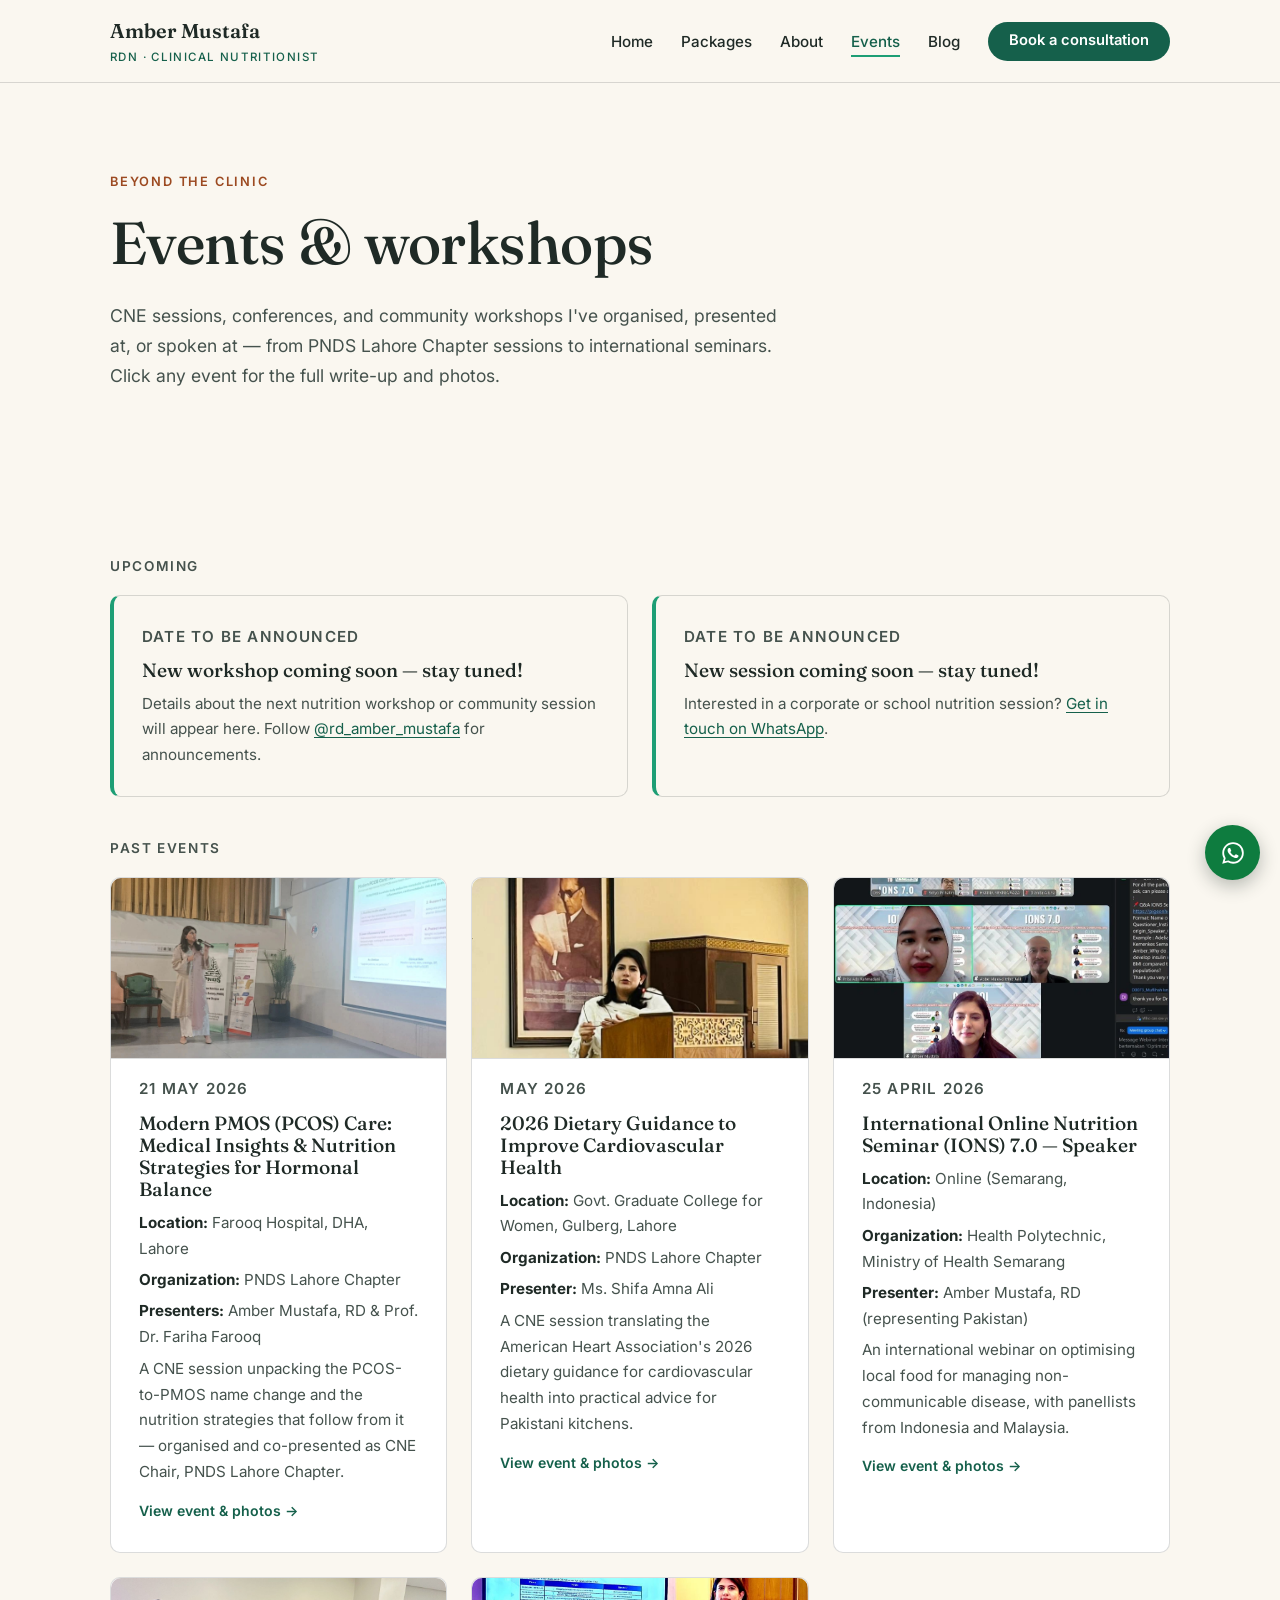
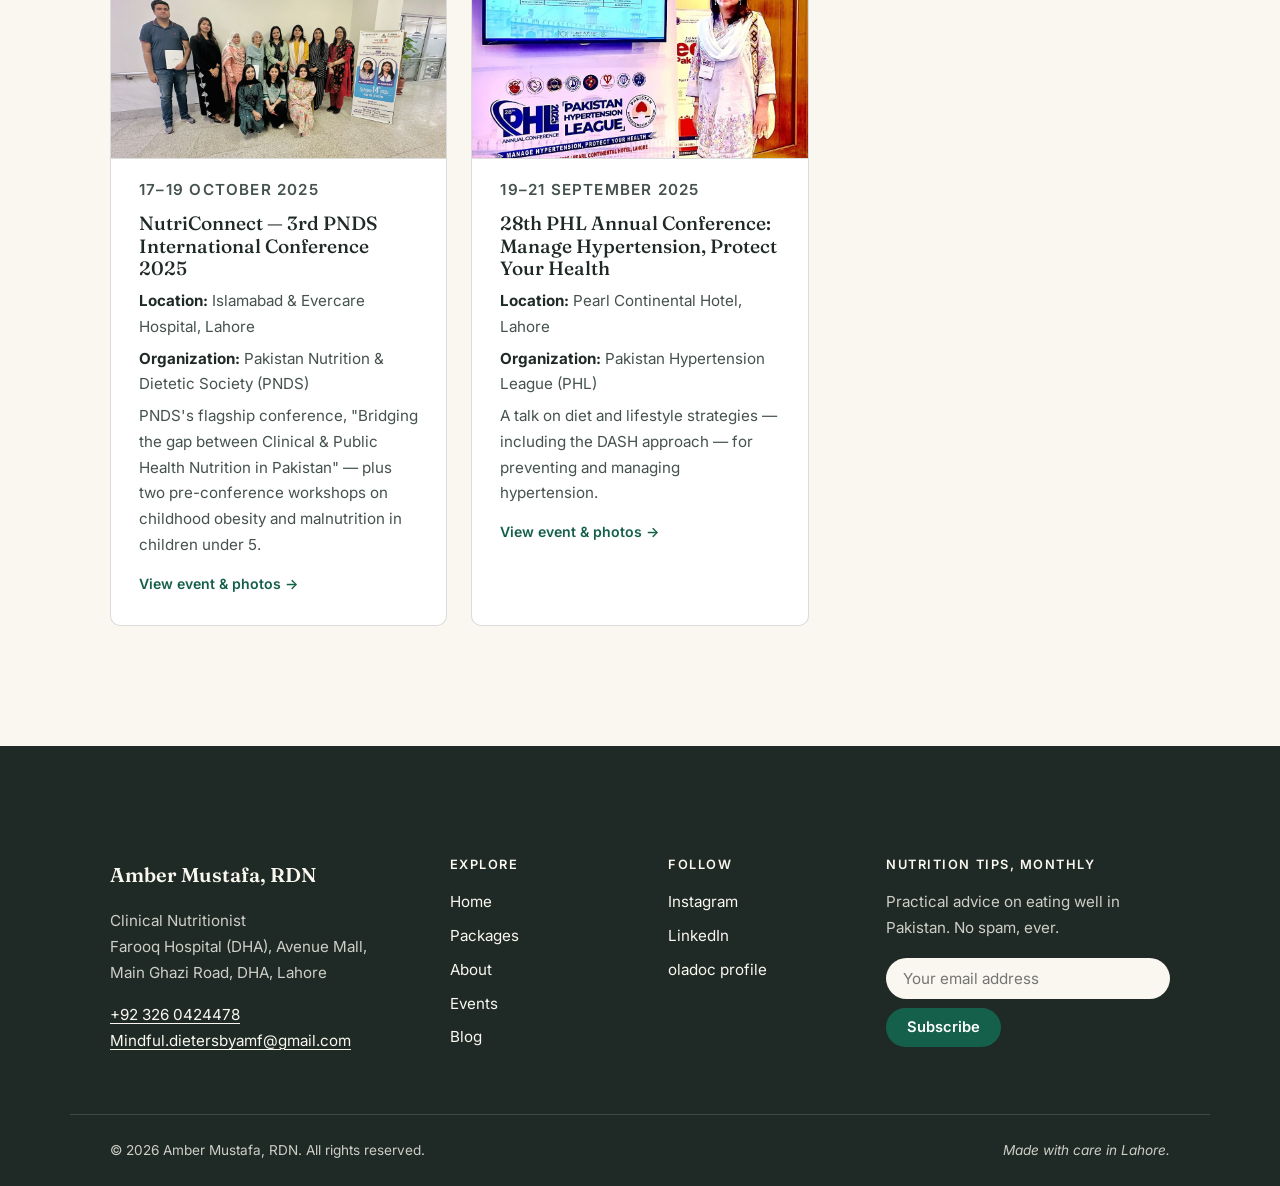
<file: events.html>
<!DOCTYPE html>
<html lang="en">
<head>
  <meta charset="UTF-8">
  <meta name="viewport" content="width=device-width, initial-scale=1.0">
  <title>Events &amp; Workshops | Amber Mustafa, RDN</title>
  <meta name="description" content="CNE sessions, conferences, and workshops Amber Mustafa, RDN has organised, presented, or spoken at — covering PCOS, cardiovascular health, hypertension, child nutrition and more.">

  <!-- Open Graph -->
  <meta property="og:type" content="website">
  <meta property="og:title" content="Events &amp; Workshops | Amber Mustafa, RDN">
  <meta property="og:description" content="CNE sessions, conferences, and workshops Amber Mustafa, RDN has organised, presented, or spoken at.">
  <meta property="og:image" content="assets/images/amber-headshot.jpeg">
  <meta property="og:locale" content="en_PK">

  <!-- Twitter Card -->
  <meta name="twitter:card" content="summary_large_image">
  <meta name="twitter:title" content="Events &amp; Workshops | Amber Mustafa, RDN">
  <meta name="twitter:description" content="CNE sessions, conferences, and workshops Amber Mustafa, RDN has organised, presented, or spoken at.">
  <meta name="twitter:image" content="assets/images/amber-headshot.jpeg">

  <!-- Fonts -->
  <link rel="preconnect" href="https://fonts.googleapis.com">
  <link rel="preconnect" href="https://fonts.gstatic.com" crossorigin>
  <link href="https://fonts.googleapis.com/css2?family=Fraunces:opsz,wght@9..144,400;9..144,500;9..144,600&family=Inter:wght@400;500;600&display=swap" rel="stylesheet">

  <link rel="stylesheet" href="style.css">
</head>
<body>

  <a class="skip-link" href="#main">Skip to content</a>

  <!-- ============ HEADER ============ -->
  <header class="site-header">
    <div class="container header-inner">
      <a href="index.html" class="brand" aria-label="Amber Mustafa, RDN — home">
        <span class="brand-name">Amber Mustafa</span>
        <span class="brand-title">RDN · Clinical Nutritionist</span>
      </a>

      <nav class="site-nav" aria-label="Main navigation">
        <button class="nav-toggle" aria-expanded="false" aria-controls="nav-menu" aria-label="Open menu">
          <span class="nav-toggle-bar"></span>
          <span class="nav-toggle-bar"></span>
        </button>
        <ul id="nav-menu" class="nav-menu">
          <li><a href="index.html">Home</a></li>
          <li><a href="index.html#packages">Packages</a></li>
          <li><a href="about.html">About</a></li>
          <li><a href="events.html" aria-current="page">Events</a></li>
          <li><a href="blog.html">Blog</a></li>
          <li class="nav-cta-item">
            <a class="btn btn-primary btn-small" href="https://wa.me/923260424478?text=Hi%20Amber%2C%20I%27d%20like%20to%20book%20a%20nutrition%20consultation." target="_blank" rel="noopener">Book a consultation</a>
          </li>
        </ul>
      </nav>
    </div>
  </header>

  <main id="main">

    <!-- ============ EVENTS HERO ============ -->
    <section class="page-hero page-hero-simple">
      <div class="container">
        <p class="eyebrow">Beyond the clinic</p>
        <h1>Events &amp; workshops</h1>
        <p class="hero-sub events-page-intro">
          CNE sessions, conferences, and community workshops I've organised, presented at, or
          spoken at — from PNDS Lahore Chapter sessions to international seminars. Click any
          event for the full write-up and photos.
        </p>
      </div>
    </section>

    <!-- ============ EVENTS LISTING ============ -->
    <section class="events events-page">
      <div class="container">

        <h2 class="events-subheading" style="margin-top: 0;">Upcoming</h2>
        <div class="event-grid">
          <article class="event-card upcoming">
            <p class="event-date">Date to be announced</p>
            <h4>New workshop coming soon — stay tuned!</h4>
            <p>Details about the next nutrition workshop or community session will appear here. Follow <a href="https://www.instagram.com/rd_amber_mustafa/" target="_blank" rel="noopener">@rd_amber_mustafa</a> for announcements.</p>
          </article>
          <article class="event-card upcoming">
            <p class="event-date">Date to be announced</p>
            <h4>New session coming soon — stay tuned!</h4>
            <p>Interested in a corporate or school nutrition session? <a href="https://wa.me/923260424478?text=Hi%20Amber%2C%20I%27d%20like%20to%20ask%20about%20a%20workshop." target="_blank" rel="noopener">Get in touch on WhatsApp</a>.</p>
          </article>
        </div>

        <h2 class="events-subheading">Past events</h2>
        <div class="event-grid">

          <a class="event-card past" href="event-pcos-cne.html">
            <figure class="event-image"><img src="assets/images/PMOS3.jpeg" alt="Amber Mustafa presenting at the PCOS/PMOS CNE session, Farooq Hospital, Lahore" loading="lazy"></figure>
            <p class="event-date">21 May 2026</p>
            <h4>Modern PMOS (PCOS) Care: Medical Insights &amp; Nutrition Strategies for Hormonal Balance</h4>
            <p class="event-field"><strong>Location:</strong> Farooq Hospital, DHA, Lahore</p>
            <p class="event-field"><strong>Organization:</strong> PNDS Lahore Chapter</p>
            <p class="event-field"><strong>Presenters:</strong> Amber Mustafa, RD &amp; Prof. Dr. Fariha Farooq</p>
            <p>A CNE session unpacking the PCOS-to-PMOS name change and the nutrition strategies that follow from it — organised and co-presented as CNE Chair, PNDS Lahore Chapter.</p>
            <span class="event-card-more">View event &amp; photos &rarr;</span>
          </a>

          <a class="event-card past" href="event-cardiovascular-cne.html">
            <figure class="event-image"><img src="assets/images/Cardiovascular2.jpeg" alt="Speaker presenting at the cardiovascular health CNE session, Government Graduate College for Women, Gulberg, Lahore" loading="lazy"></figure>
            <p class="event-date">May 2026</p>
            <h4>2026 Dietary Guidance to Improve Cardiovascular Health</h4>
            <p class="event-field"><strong>Location:</strong> Govt. Graduate College for Women, Gulberg, Lahore</p>
            <p class="event-field"><strong>Organization:</strong> PNDS Lahore Chapter</p>
            <p class="event-field"><strong>Presenter:</strong> Ms. Shifa Amna Ali</p>
            <p>A CNE session translating the American Heart Association's 2026 dietary guidance for cardiovascular health into practical advice for Pakistani kitchens.</p>
            <span class="event-card-more">View event &amp; photos &rarr;</span>
          </a>

          <a class="event-card past" href="event-ions7-keynote.html">
            <figure class="event-image"><img src="assets/images/intl_online1.jpeg" alt="Amber Mustafa speaking on the IONS 7.0 international panel" loading="lazy"></figure>
            <p class="event-date">25 April 2026</p>
            <h4>International Online Nutrition Seminar (IONS) 7.0 — Speaker</h4>
            <p class="event-field"><strong>Location:</strong> Online (Semarang, Indonesia)</p>
            <p class="event-field"><strong>Organization:</strong> Health Polytechnic, Ministry of Health Semarang</p>
            <p class="event-field"><strong>Presenter:</strong> Amber Mustafa, RD (representing Pakistan)</p>
            <p>An international webinar on optimising local food for managing non-communicable disease, with panellists from Indonesia and Malaysia.</p>
            <span class="event-card-more">View event &amp; photos &rarr;</span>
          </a>

          <a class="event-card past" href="event-nutriconnect-2025.html">
            <figure class="event-image"><img src="assets/images/Nutriconnect2.jpeg" alt="Amber Mustafa presenting at the 3rd PNDS International Conference 2025, NutriConnect, Islamabad" loading="lazy"></figure>
            <p class="event-date">17–19 October 2025</p>
            <h4>NutriConnect — 3rd PNDS International Conference 2025</h4>
            <p class="event-field"><strong>Location:</strong> Islamabad &amp; Evercare Hospital, Lahore</p>
            <p class="event-field"><strong>Organization:</strong> Pakistan Nutrition &amp; Dietetic Society (PNDS)</p>
            <p>PNDS's flagship conference, "Bridging the gap between Clinical &amp; Public Health Nutrition in Pakistan" — plus two pre-conference workshops on childhood obesity and malnutrition in children under 5.</p>
            <span class="event-card-more">View event &amp; photos &rarr;</span>
          </a>

          <a class="event-card past" href="event-phl-hypertension.html">
            <figure class="event-image"><img src="assets/images/Hypertension1.jpeg" alt="Amber Mustafa at the 28th PHL Annual Conference, Pearl Continental Hotel, Lahore" loading="lazy"></figure>
            <p class="event-date">19–21 September 2025</p>
            <h4>28th PHL Annual Conference: Manage Hypertension, Protect Your Health</h4>
            <p class="event-field"><strong>Location:</strong> Pearl Continental Hotel, Lahore</p>
            <p class="event-field"><strong>Organization:</strong> Pakistan Hypertension League (PHL)</p>
            <p>A talk on diet and lifestyle strategies — including the DASH approach — for preventing and managing hypertension.</p>
            <span class="event-card-more">View event &amp; photos &rarr;</span>
          </a>

        </div>
      </div>
    </section>

  </main>

  <!-- ============ FOOTER ============ -->
  <footer class="site-footer">
    <div class="container footer-grid">
      <div class="footer-brand">
        <p class="brand-name">Amber Mustafa, RDN</p>
        <p>Clinical Nutritionist<br>Farooq Hospital (DHA), Avenue Mall,<br>Main Ghazi Road, DHA, Lahore</p>
        <p><a href="tel:+923260424478">+92 326 0424478</a><br>
        <a href="mailto:Mindful.dietersbyamf@gmail.com">Mindful.dietersbyamf@gmail.com</a></p>
      </div>

      <nav class="footer-nav" aria-label="Footer navigation">
        <h3>Explore</h3>
        <ul>
          <li><a href="index.html">Home</a></li>
          <li><a href="index.html#packages">Packages</a></li>
          <li><a href="about.html">About</a></li>
          <li><a href="events.html">Events</a></li>
          <li><a href="blog.html">Blog</a></li>
        </ul>
      </nav>

      <div class="footer-social">
        <h3>Follow</h3>
        <ul>
          <li><a href="https://www.instagram.com/rd_amber_mustafa/" target="_blank" rel="noopener">Instagram</a></li>
          <li><a href="https://www.linkedin.com/in/amber-mustafa-rdn-b37b24142/" target="_blank" rel="noopener">LinkedIn</a></li>
          <li><a href="https://oladoc.com/pakistan/lahore/dr/dietitian/amber-mustafa/3514798" target="_blank" rel="noopener">oladoc profile</a></li>
        </ul>
      </div>

      <div class="footer-newsletter">
        <h3>Nutrition tips, monthly</h3>
        <p>Practical advice on eating well in Pakistan. No spam, ever.</p>
        <form id="newsletter-form" class="newsletter-form" novalidate>
          <label for="newsletter-email" class="visually-hidden">Email address</label>
          <input type="email" id="newsletter-email" name="email" placeholder="Your email address" required autocomplete="email">
          <button type="submit" class="btn btn-primary btn-small">Subscribe</button>
        </form>
        <p id="newsletter-thanks" class="newsletter-thanks" hidden>Thank you — you're on the list!</p>
      </div>
    </div>

    <div class="container footer-bottom">
      <p>&copy; <span id="year">2026</span> Amber Mustafa, RDN. All rights reserved.</p>
      <p class="footer-warm">Made with care in Lahore.</p>
    </div>
  </footer>

  <!-- ============ FLOATING WHATSAPP BUTTON ============ -->
  <a class="whatsapp-fab" href="https://wa.me/923260424478?text=Hi%20Amber%2C%20I%27d%20like%20to%20book%20a%20nutrition%20consultation." target="_blank" rel="noopener" aria-label="Chat with Amber on WhatsApp">
    <svg viewBox="0 0 24 24" width="26" height="26" aria-hidden="true" fill="currentColor"><path d="M12.04 2c-5.46 0-9.91 4.45-9.91 9.91 0 1.75.46 3.45 1.32 4.95L2.05 22l5.25-1.38a9.87 9.87 0 0 0 4.74 1.21c5.46 0 9.91-4.45 9.91-9.91 0-2.65-1.03-5.14-2.9-7.01A9.82 9.82 0 0 0 12.04 2zm0 18.15a8.2 8.2 0 0 1-4.19-1.15l-.3-.18-3.12.82.83-3.04-.2-.31a8.2 8.2 0 0 1-1.26-4.38c0-4.54 3.7-8.24 8.24-8.24 2.2 0 4.27.86 5.82 2.42a8.18 8.18 0 0 1 2.41 5.83c0 4.54-3.7 8.23-8.23 8.23zm4.52-6.16c-.25-.13-1.47-.72-1.69-.81-.23-.08-.39-.12-.56.13-.16.25-.64.8-.78.97-.14.16-.29.18-.54.06-.25-.13-1.05-.39-2-1.23-.74-.66-1.23-1.47-1.38-1.72-.14-.25-.01-.38.11-.51.11-.11.25-.29.37-.43.12-.14.16-.25.25-.41.08-.17.04-.31-.02-.43-.06-.13-.56-1.34-.76-1.84-.2-.48-.41-.42-.56-.43h-.48c-.17 0-.43.06-.66.31-.22.25-.86.85-.86 2.07 0 1.22.89 2.4 1.01 2.56.12.17 1.75 2.67 4.23 3.74.59.26 1.05.41 1.41.52.59.19 1.13.16 1.56.1.48-.07 1.47-.6 1.67-1.18.21-.58.21-1.07.14-1.18-.06-.11-.22-.17-.47-.3z"/></svg>
    <span class="whatsapp-fab-label">Chat on WhatsApp</span>
  </a>

  <script src="script.js"></script>
</body>
</html>
</file>
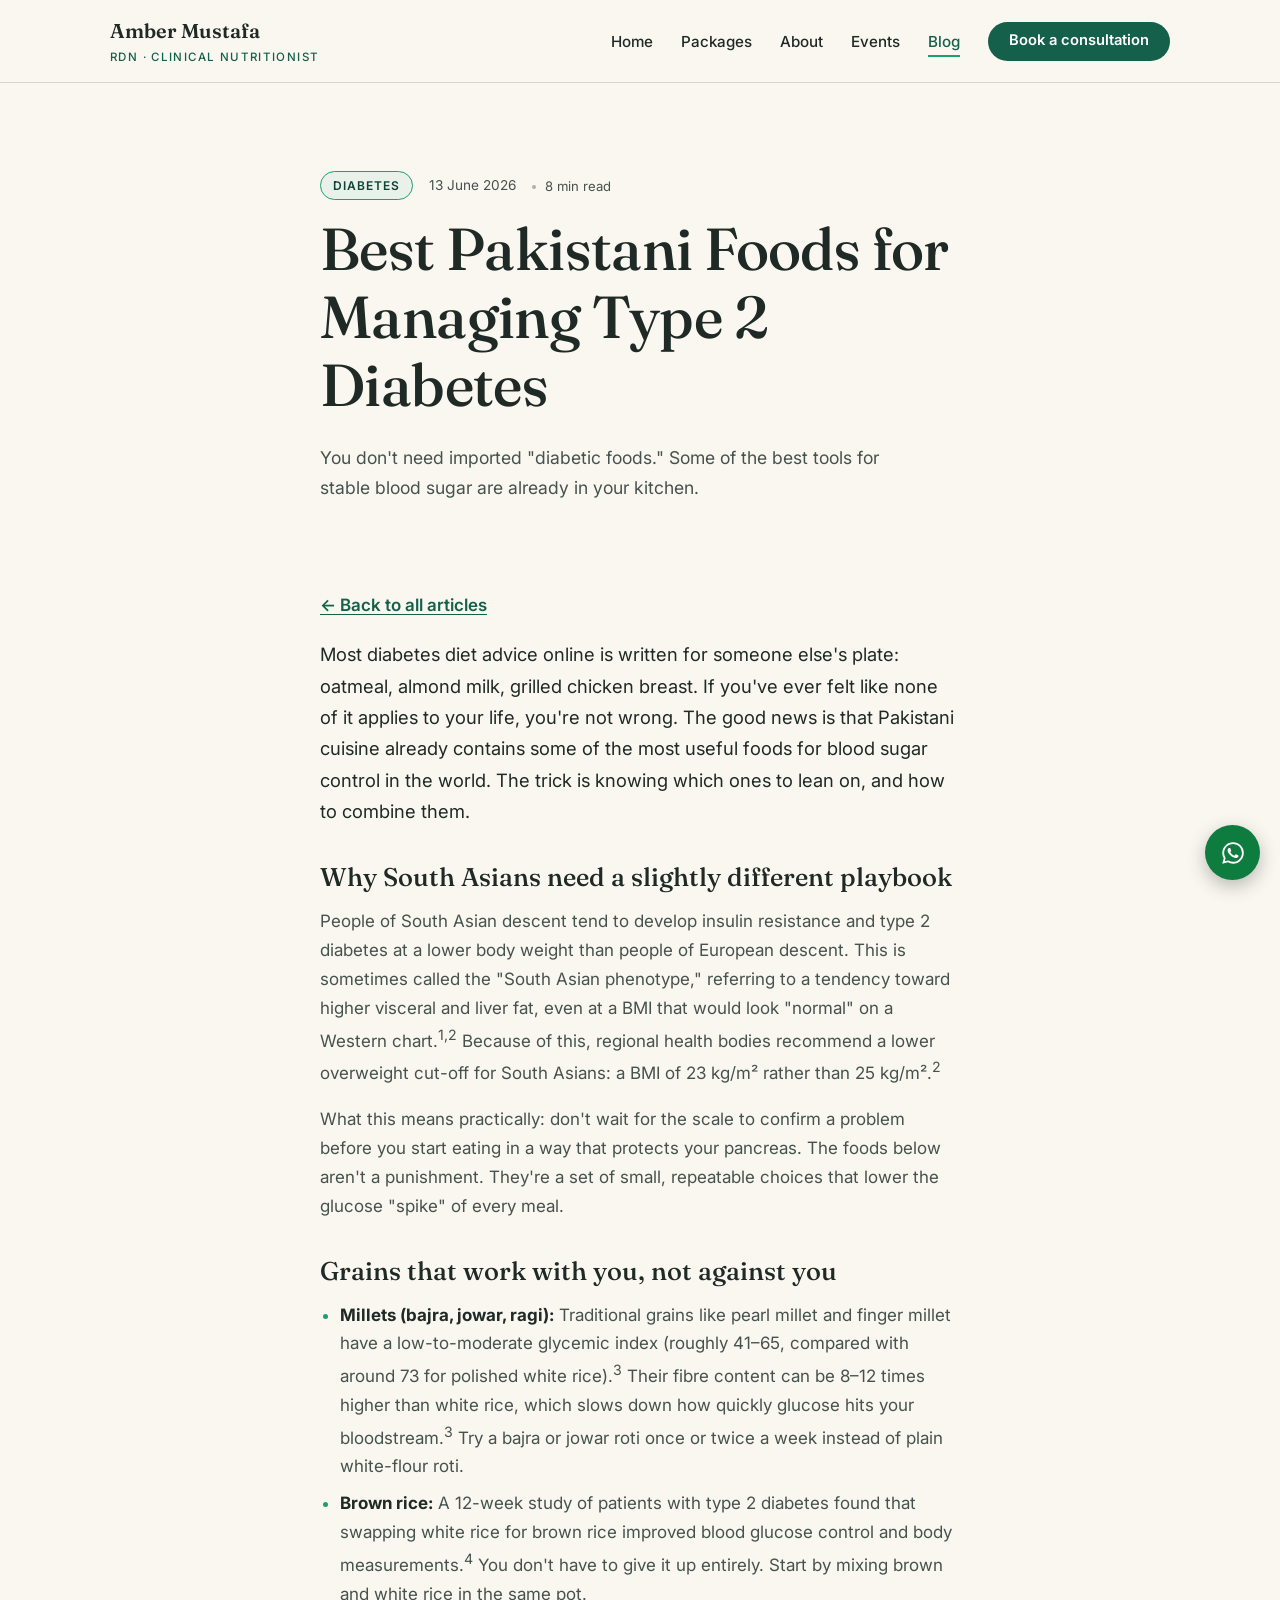
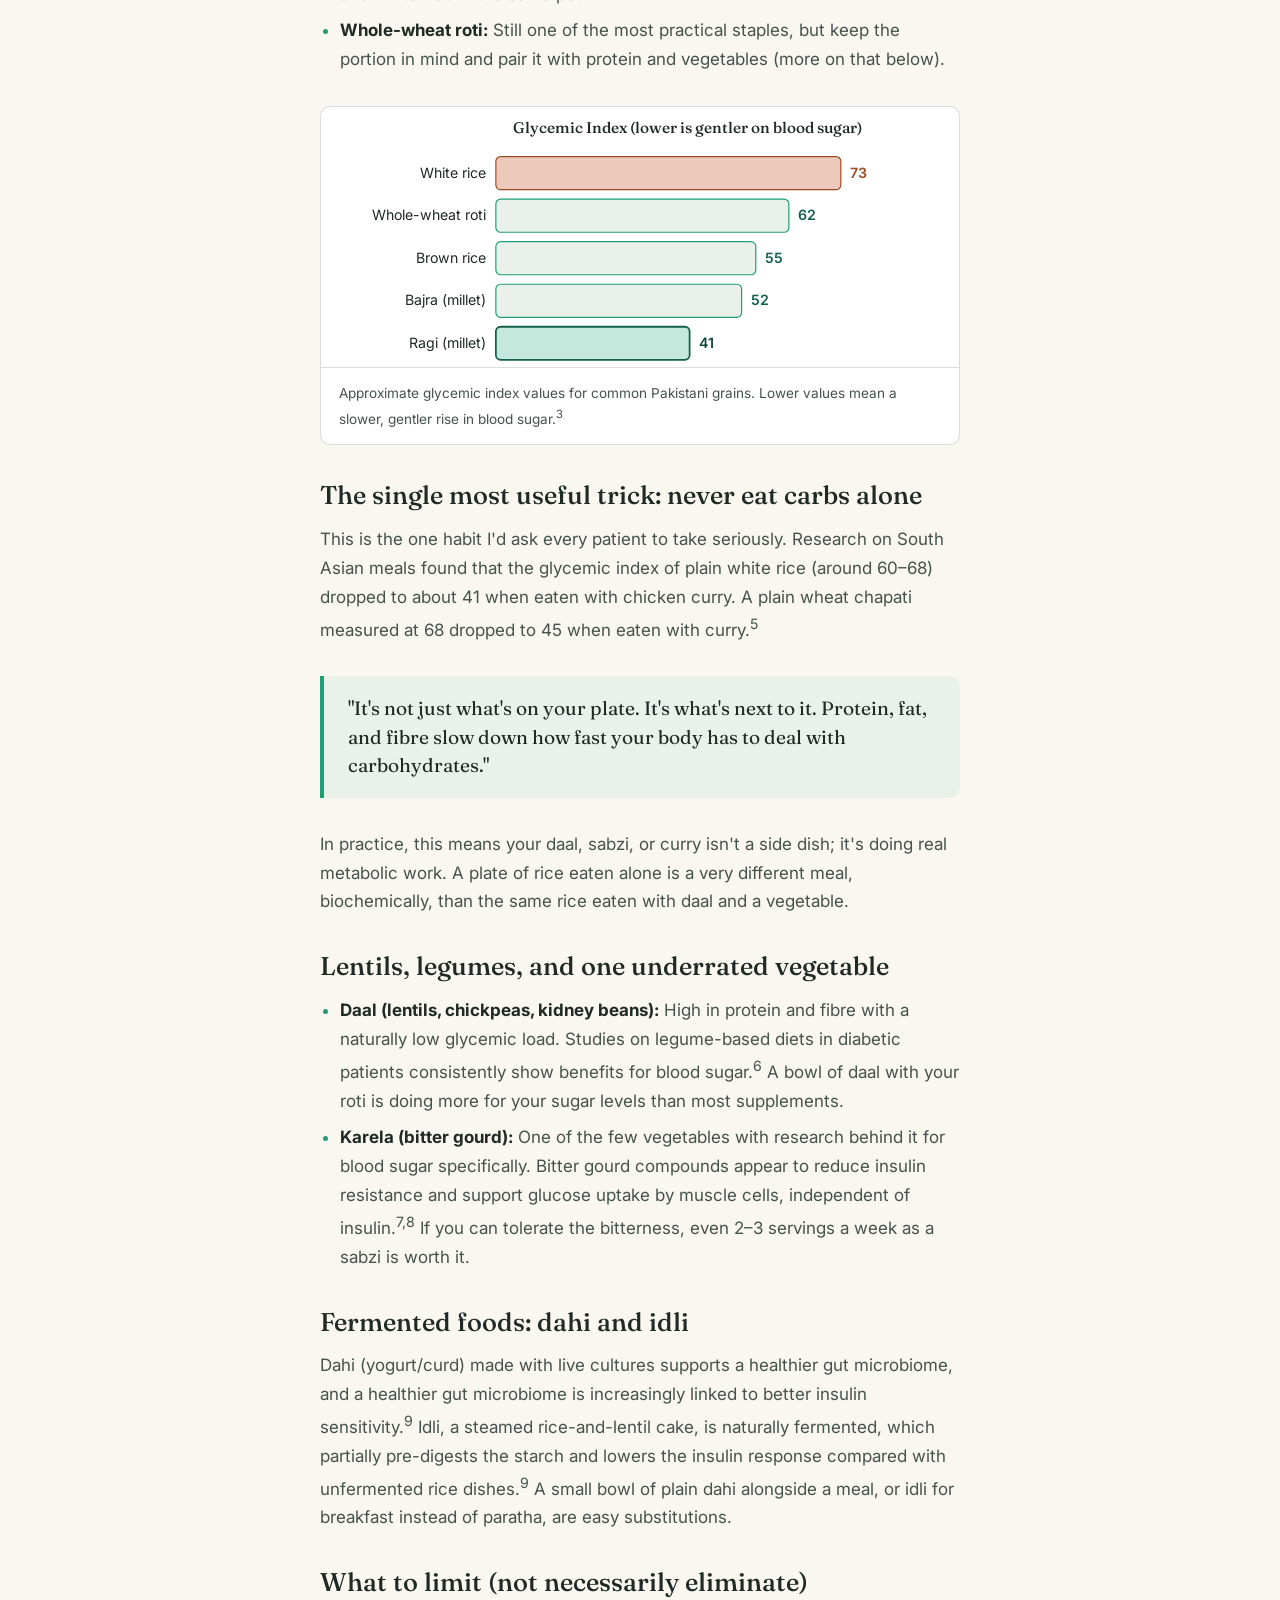
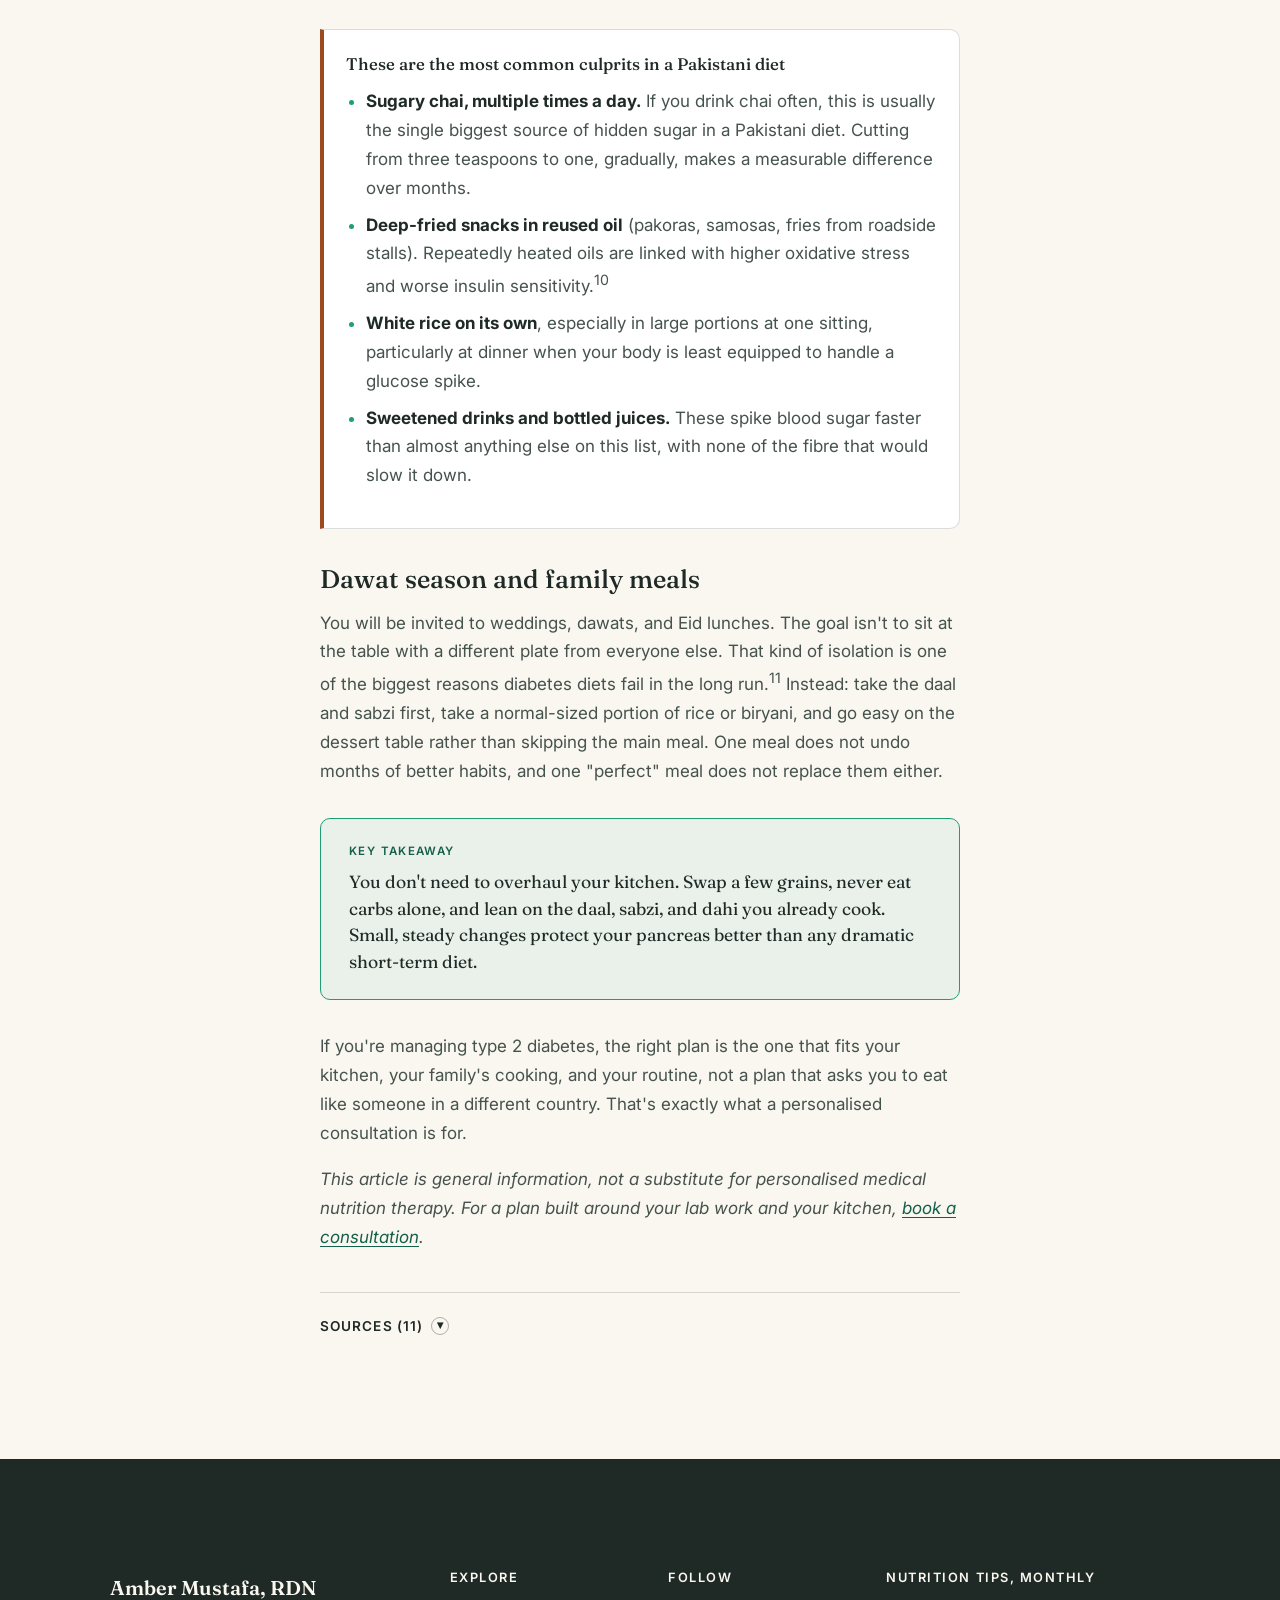
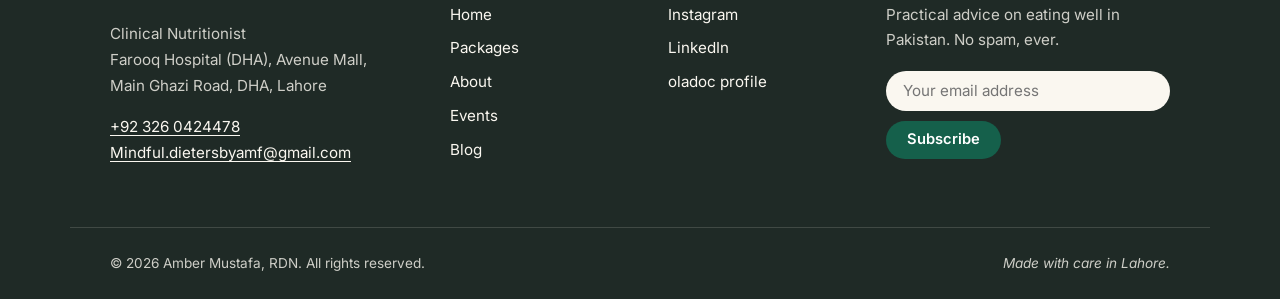
<file: post-diabetes-foods.html>
<!DOCTYPE html>
<html lang="en">
<head>
  <meta charset="UTF-8">
  <meta name="viewport" content="width=device-width, initial-scale=1.0">
  <title>Best Pakistani Foods for Managing Type 2 Diabetes | Amber Mustafa, RDN</title>
  <meta name="description" content="A clinical dietitian's guide to the Pakistani foods that help stabilise blood sugar — millets, daal, bitter gourd, dahi and more — plus what to limit and how to handle chai and dawat season.">

  <!-- Open Graph -->
  <meta property="og:type" content="article">
  <meta property="og:title" content="Best Pakistani Foods for Managing Type 2 Diabetes">
  <meta property="og:description" content="Daal, karela, dahi, whole-wheat roti — practical, evidence-based guidance on eating for blood sugar control with everyday Pakistani food.">
  <meta property="og:image" content="assets/images/amber-headshot.jpeg">
  <meta property="og:locale" content="en_PK">

  <!-- Twitter Card -->
  <meta name="twitter:card" content="summary_large_image">
  <meta name="twitter:title" content="Best Pakistani Foods for Managing Type 2 Diabetes">
  <meta name="twitter:description" content="A clinical dietitian's guide to eating for blood sugar control with everyday Pakistani food.">
  <meta name="twitter:image" content="assets/images/amber-headshot.jpeg">

  <!-- Fonts -->
  <link rel="preconnect" href="https://fonts.googleapis.com">
  <link rel="preconnect" href="https://fonts.gstatic.com" crossorigin>
  <link href="https://fonts.googleapis.com/css2?family=Fraunces:opsz,wght@9..144,400;9..144,500;9..144,600&family=Inter:wght@400;500;600&display=swap" rel="stylesheet">

  <link rel="stylesheet" href="style.css">

  <script type="application/ld+json">
  {
    "@context": "https://schema.org",
    "@type": "Article",
    "headline": "Best Pakistani Foods for Managing Type 2 Diabetes",
    "datePublished": "2026-06-13",
    "author": { "@type": "Person", "name": "Amber Mustafa", "honorificSuffix": "RDN", "jobTitle": "Clinical Nutritionist" },
    "publisher": { "@type": "Person", "name": "Amber Mustafa" },
    "image": "assets/images/amber-headshot.jpeg",
    "about": "Type 2 diabetes nutrition for Pakistani diets"
  }
  </script>
</head>
<body>

  <a class="skip-link" href="#main">Skip to content</a>

  <!-- ============ HEADER ============ -->
  <header class="site-header">
    <div class="container header-inner">
      <a href="index.html" class="brand" aria-label="Amber Mustafa, RDN — home">
        <span class="brand-name">Amber Mustafa</span>
        <span class="brand-title">RDN · Clinical Nutritionist</span>
      </a>

      <nav class="site-nav" aria-label="Main navigation">
        <button class="nav-toggle" aria-expanded="false" aria-controls="nav-menu" aria-label="Open menu">
          <span class="nav-toggle-bar"></span>
          <span class="nav-toggle-bar"></span>
        </button>
        <ul id="nav-menu" class="nav-menu">
          <li><a href="index.html">Home</a></li>
          <li><a href="index.html#packages">Packages</a></li>
          <li><a href="about.html">About</a></li>
          <li><a href="events.html">Events</a></li>
          <li><a href="blog.html" aria-current="page">Blog</a></li>
          <li class="nav-cta-item">
            <a class="btn btn-primary btn-small" href="https://wa.me/923260424478?text=Hi%20Amber%2C%20I%27d%20like%20to%20book%20a%20nutrition%20consultation." target="_blank" rel="noopener">Book a consultation</a>
          </li>
        </ul>
      </nav>
    </div>
  </header>

  <main id="main">
    <article class="blog-post">
      <header class="page-hero page-hero-simple">
        <div class="container story-narrow">
          <p class="post-meta"><span class="post-category">Diabetes</span> <time datetime="2026-06-13">13 June 2026</time> <span class="read-time">8 min read</span></p>
          <h1>Best Pakistani Foods for Managing Type 2 Diabetes</h1>
          <p class="hero-sub">You don't need imported "diabetic foods." Some of the best tools for stable blood sugar are already in your kitchen.</p>
        </div>
      </header>

      <div class="container story-narrow post-body">
        <a class="text-link post-back" href="blog.html">&larr; Back to all articles</a>

        <p class="lead">
          Most diabetes diet advice online is written for someone else's plate: oatmeal, almond milk,
          grilled chicken breast. If you've ever felt like none of it applies to your life, you're not
          wrong. The good news is that Pakistani cuisine already contains some of the most useful foods
          for blood sugar control in the world. The trick is knowing which ones to lean on, and how to
          combine them.
        </p>

        <h2>Why South Asians need a slightly different playbook</h2>
        <p>
          People of South Asian descent tend to develop insulin resistance and type 2 diabetes at a lower
          body weight than people of European descent. This is sometimes called the "South Asian
          phenotype," referring to a tendency toward higher visceral and liver fat, even at a BMI that would look
          "normal" on a Western chart.<sup>1,2</sup> Because of this, regional health bodies recommend a
          lower overweight cut-off for South Asians: a BMI of 23 kg/m² rather than 25 kg/m².<sup>2</sup>
        </p>
        <p>
          What this means practically: don't wait for the scale to confirm a problem before you start
          eating in a way that protects your pancreas. The foods below aren't a punishment. They're a
          set of small, repeatable choices that lower the glucose "spike" of every meal.
        </p>

        <h2>Grains that work with you, not against you</h2>
        <ul>
          <li><strong>Millets (bajra, jowar, ragi):</strong> Traditional grains like pearl millet and finger millet have a low-to-moderate glycemic index (roughly 41–65, compared with around 73 for polished white rice).<sup>3</sup> Their fibre content can be 8–12 times higher than white rice, which slows down how quickly glucose hits your bloodstream.<sup>3</sup> Try a bajra or jowar roti once or twice a week instead of plain white-flour roti.</li>
          <li><strong>Brown rice:</strong> A 12-week study of patients with type 2 diabetes found that swapping white rice for brown rice improved blood glucose control and body measurements.<sup>4</sup> You don't have to give it up entirely. Start by mixing brown and white rice in the same pot.</li>
          <li><strong>Whole-wheat roti:</strong> Still one of the most practical staples, but keep the portion in mind and pair it with protein and vegetables (more on that below).</li>
        </ul>

        <figure class="post-figure">
          <svg viewBox="0 0 540 220" role="img" aria-labelledby="gi-title gi-desc" xmlns="http://www.w3.org/2000/svg">
            <title id="gi-title">Glycemic index comparison</title>
            <desc id="gi-desc">Bar chart comparing glycemic index: white rice at 73, whole-wheat roti at 62, brown rice at 55, bajra millet at 52, and finger millet (ragi) at 41.</desc>
            <text x="310" y="22" font-family="Fraunces, Georgia, serif" font-size="13" font-weight="500" fill="var(--ink)" text-anchor="middle">Glycemic Index (lower is gentler on blood sugar)</text>
            <!-- bars -->
            <rect x="148" y="42" width="292" height="28" rx="4" fill="var(--terracotta)" fill-opacity="0.35"/>
            <rect x="148" y="42" width="292" height="28" rx="4" fill="none" stroke="var(--rust)" stroke-width="1"/>
            <text x="140" y="60" font-family="Inter, sans-serif" font-size="12" fill="var(--ink)" text-anchor="end">White rice</text>
            <text x="448" y="60" font-family="Inter, sans-serif" font-size="12" font-weight="600" fill="var(--rust)">73</text>

            <rect x="148" y="78" width="248" height="28" rx="4" fill="var(--sage)"/>
            <rect x="148" y="78" width="248" height="28" rx="4" fill="none" stroke="var(--teal-bright)" stroke-width="1"/>
            <text x="140" y="96" font-family="Inter, sans-serif" font-size="12" fill="var(--ink)" text-anchor="end">Whole-wheat roti</text>
            <text x="404" y="96" font-family="Inter, sans-serif" font-size="12" font-weight="600" fill="var(--teal)">62</text>

            <rect x="148" y="114" width="220" height="28" rx="4" fill="var(--sage)"/>
            <rect x="148" y="114" width="220" height="28" rx="4" fill="none" stroke="var(--teal-bright)" stroke-width="1"/>
            <text x="140" y="132" font-family="Inter, sans-serif" font-size="12" fill="var(--ink)" text-anchor="end">Brown rice</text>
            <text x="376" y="132" font-family="Inter, sans-serif" font-size="12" font-weight="600" fill="var(--teal)">55</text>

            <rect x="148" y="150" width="208" height="28" rx="4" fill="var(--sage)"/>
            <rect x="148" y="150" width="208" height="28" rx="4" fill="none" stroke="var(--teal-bright)" stroke-width="1"/>
            <text x="140" y="168" font-family="Inter, sans-serif" font-size="12" fill="var(--ink)" text-anchor="end">Bajra (millet)</text>
            <text x="364" y="168" font-family="Inter, sans-serif" font-size="12" font-weight="600" fill="var(--teal)">52</text>

            <rect x="148" y="186" width="164" height="28" rx="4" fill="var(--teal-bright)" fill-opacity="0.25"/>
            <rect x="148" y="186" width="164" height="28" rx="4" fill="none" stroke="var(--teal)" stroke-width="1.5"/>
            <text x="140" y="204" font-family="Inter, sans-serif" font-size="12" fill="var(--ink)" text-anchor="end">Ragi (millet)</text>
            <text x="320" y="204" font-family="Inter, sans-serif" font-size="12" font-weight="600" fill="var(--teal-deep)">41</text>
          </svg>
          <figcaption>Approximate glycemic index values for common Pakistani grains. Lower values mean a slower, gentler rise in blood sugar.<sup>3</sup></figcaption>
        </figure>

        <h2>The single most useful trick: never eat carbs alone</h2>
        <p>
          This is the one habit I'd ask every patient to take seriously. Research on South Asian meals
          found that the glycemic index of plain white rice (around 60–68) dropped to about 41 when eaten
          with chicken curry. A plain wheat chapati measured at 68 dropped to 45 when eaten with curry.<sup>5</sup>
        </p>
        <div class="pull-quote">
          "It's not just what's on your plate. It's what's next to it. Protein, fat, and fibre slow down
          how fast your body has to deal with carbohydrates."
        </div>
        <p>
          In practice, this means your daal, sabzi, or curry isn't a side dish; it's doing real metabolic
          work. A plate of rice eaten alone is a very different meal, biochemically, than the same rice
          eaten with daal and a vegetable.
        </p>

        <h2>Lentils, legumes, and one underrated vegetable</h2>
        <ul>
          <li><strong>Daal (lentils, chickpeas, kidney beans):</strong> High in protein and fibre with a naturally low glycemic load. Studies on legume-based diets in diabetic patients consistently show benefits for blood sugar.<sup>6</sup> A bowl of daal with your roti is doing more for your sugar levels than most supplements.</li>
          <li><strong>Karela (bitter gourd):</strong> One of the few vegetables with research behind it for blood sugar specifically. Bitter gourd compounds appear to reduce insulin resistance and support glucose uptake by muscle cells, independent of insulin.<sup>7,8</sup> If you can tolerate the bitterness, even 2–3 servings a week as a sabzi is worth it.</li>
        </ul>

        <h2>Fermented foods: dahi and idli</h2>
        <p>
          Dahi (yogurt/curd) made with live cultures supports a healthier gut microbiome, and a healthier
          gut microbiome is increasingly linked to better insulin sensitivity.<sup>9</sup> Idli, a steamed
          rice-and-lentil cake, is naturally fermented, which partially pre-digests the starch and lowers
          the insulin response compared with unfermented rice dishes.<sup>9</sup> A small bowl of plain
          dahi alongside a meal, or idli for breakfast instead of paratha, are easy substitutions.
        </p>

        <h2>What to limit (not necessarily eliminate)</h2>
        <div class="info-callout">
          <p class="callout-heading">These are the most common culprits in a Pakistani diet</p>
          <ul>
            <li><strong>Sugary chai, multiple times a day.</strong> If you drink chai often, this is usually the single biggest source of hidden sugar in a Pakistani diet. Cutting from three teaspoons to one, gradually, makes a measurable difference over months.</li>
            <li><strong>Deep-fried snacks in reused oil</strong> (pakoras, samosas, fries from roadside stalls). Repeatedly heated oils are linked with higher oxidative stress and worse insulin sensitivity.<sup>10</sup></li>
            <li><strong>White rice on its own</strong>, especially in large portions at one sitting, particularly at dinner when your body is least equipped to handle a glucose spike.</li>
            <li><strong>Sweetened drinks and bottled juices.</strong> These spike blood sugar faster than almost anything else on this list, with none of the fibre that would slow it down.</li>
          </ul>
        </div>

        <h2>Dawat season and family meals</h2>
        <p>
          You will be invited to weddings, dawats, and Eid lunches. The goal isn't to sit at the table
          with a different plate from everyone else. That kind of isolation is one of the biggest reasons
          diabetes diets fail in the long run.<sup>11</sup> Instead: take the daal and sabzi first, take a
          normal-sized portion of rice or biryani, and go easy on the dessert table rather than skipping
          the main meal. One meal does not undo months of better habits, and one "perfect" meal does not
          replace them either.
        </p>

        <div class="takeaway-box">
          <p class="takeaway-label">Key takeaway</p>
          <p>You don't need to overhaul your kitchen. Swap a few grains, never eat carbs alone, and lean on the daal, sabzi, and dahi you already cook. Small, steady changes protect your pancreas better than any dramatic short-term diet.</p>
        </div>

        <p>
          If you're managing type 2 diabetes, the right plan is the one that fits your kitchen, your
          family's cooking, and your routine, not a plan that asks you to eat like someone in a different
          country. That's exactly what a personalised consultation is for.
        </p>

        <p><em>This article is general information, not a substitute for personalised medical nutrition
        therapy. For a plan built around your lab work and your kitchen, <a href="https://wa.me/923260424478?text=Hi%20Amber%2C%20I%27d%20like%20to%20book%20a%20nutrition%20consultation.">book a consultation</a>.</em></p>

        <div class="post-sources" data-collapsible>
          <button class="post-sources-toggle" aria-expanded="false">
            Sources (11) <span class="toggle-icon" aria-hidden="true">&#9662;</span>
          </button>
          <div class="post-sources-content">
            <ol>
              <li>Sattar N, Gill JMR. Type 2 diabetes in migrant South Asians: mechanisms, mitigation, and management. <em>Lancet Diabetes Endocrinol.</em> PMC7531132.</li>
              <li>Misra A, et al. South Asia-specific adaptation of dietary principles for cardiometabolic risk. <em>PMC12786337.</em></li>
              <li>Atkinson FS, et al. Glycaemic index values of millet varieties. <em>PMC8355360.</em></li>
              <li>Substitution of brown rice as a staple food improves glycaemic control in type 2 diabetes. <em>PMC8859717.</em></li>
              <li>Glycaemic responses of South Asian staple foods alone and combined with curried chicken as a mixed meal. <em>PubMed 24661372.</em></li>
              <li>Mani UV, et al. Development of food products based on millets, legumes and fenugreek for diabetic diets. <em>PubMed 11103307.</em></li>
              <li>Virdi J, et al. Effect of bitter gourd on glycaemic status in diabetic models. <em>PubMed 16187012.</em></li>
              <li>Inayat U, et al. Glycemic index and metabolic benefits of millets, lentils and bitter gourd in South Asian populations. <em>PMC3945602.</em></li>
              <li>Nutritional value and health benefits of traditional fermented dairy foods: Dahi and Yogurt. <em>Genesis PCL, 2025.</em></li>
              <li>Frontiers in Nutrition. The energy model of insulin resistance and oxidised seed oils. <em>2025.</em></li>
              <li>Widiastuti L, et al. Culturally tailored dietary interventions and adherence in type 2 diabetes. <em>Dove Press, JMDH.</em></li>
            </ol>
          </div>
        </div>
      </div>
    </article>
  </main>

  <!-- ============ FOOTER ============ -->
  <footer class="site-footer">
    <div class="container footer-grid">
      <div class="footer-brand">
        <p class="brand-name">Amber Mustafa, RDN</p>
        <p>Clinical Nutritionist<br>Farooq Hospital (DHA), Avenue Mall,<br>Main Ghazi Road, DHA, Lahore</p>
        <p><a href="tel:+923260424478">+92 326 0424478</a><br>
        <a href="mailto:Mindful.dietersbyamf@gmail.com">Mindful.dietersbyamf@gmail.com</a></p>
      </div>

      <nav class="footer-nav" aria-label="Footer navigation">
        <h3>Explore</h3>
        <ul>
          <li><a href="index.html">Home</a></li>
          <li><a href="index.html#packages">Packages</a></li>
          <li><a href="about.html">About</a></li>
          <li><a href="events.html">Events</a></li>
          <li><a href="blog.html">Blog</a></li>
        </ul>
      </nav>

      <div class="footer-social">
        <h3>Follow</h3>
        <ul>
          <li><a href="https://www.instagram.com/rd_amber_mustafa/" target="_blank" rel="noopener">Instagram</a></li>
          <li><a href="https://www.linkedin.com/in/amber-mustafa-rdn-b37b24142/" target="_blank" rel="noopener">LinkedIn</a></li>
          <li><a href="https://oladoc.com/pakistan/lahore/dr/dietitian/amber-mustafa/3514798" target="_blank" rel="noopener">oladoc profile</a></li>
        </ul>
      </div>

      <div class="footer-newsletter">
        <h3>Nutrition tips, monthly</h3>
        <p>Practical advice on eating well in Pakistan. No spam, ever.</p>
        <form id="newsletter-form" class="newsletter-form" novalidate>
          <label for="newsletter-email" class="visually-hidden">Email address</label>
          <input type="email" id="newsletter-email" name="email" placeholder="Your email address" required autocomplete="email">
          <button type="submit" class="btn btn-primary btn-small">Subscribe</button>
        </form>
        <p id="newsletter-thanks" class="newsletter-thanks" hidden>Thank you — you're on the list!</p>
      </div>
    </div>

    <div class="container footer-bottom">
      <p>&copy; <span id="year">2026</span> Amber Mustafa, RDN. All rights reserved.</p>
      <p class="footer-warm">Made with care in Lahore.</p>
    </div>
  </footer>

  <!-- ============ FLOATING WHATSAPP BUTTON ============ -->
  <a class="whatsapp-fab" href="https://wa.me/923260424478?text=Hi%20Amber%2C%20I%27d%20like%20to%20book%20a%20nutrition%20consultation." target="_blank" rel="noopener" aria-label="Chat with Amber on WhatsApp">
    <svg viewBox="0 0 24 24" width="26" height="26" aria-hidden="true" fill="currentColor"><path d="M12.04 2c-5.46 0-9.91 4.45-9.91 9.91 0 1.75.46 3.45 1.32 4.95L2.05 22l5.25-1.38a9.87 9.87 0 0 0 4.74 1.21c5.46 0 9.91-4.45 9.91-9.91 0-2.65-1.03-5.14-2.9-7.01A9.82 9.82 0 0 0 12.04 2zm0 18.15a8.2 8.2 0 0 1-4.19-1.15l-.3-.18-3.12.82.83-3.04-.2-.31a8.2 8.2 0 0 1-1.26-4.38c0-4.54 3.7-8.24 8.24-8.24 2.2 0 4.27.86 5.82 2.42a8.18 8.18 0 0 1 2.41 5.83c0 4.54-3.7 8.23-8.23 8.23zm4.52-6.16c-.25-.13-1.47-.72-1.69-.81-.23-.08-.39-.12-.56.13-.16.25-.64.8-.78.97-.14.16-.29.18-.54.06-.25-.13-1.05-.39-2-1.23-.74-.66-1.23-1.47-1.38-1.72-.14-.25-.01-.38.11-.51.11-.11.25-.29.37-.43.12-.14.16-.25.25-.41.08-.17.04-.31-.02-.43-.06-.13-.56-1.34-.76-1.84-.2-.48-.41-.42-.56-.43h-.48c-.17 0-.43.06-.66.31-.22.25-.86.85-.86 2.07 0 1.22.89 2.4 1.01 2.56.12.17 1.75 2.67 4.23 3.74.59.26 1.05.41 1.41.52.59.19 1.13.16 1.56.1.48-.07 1.47-.6 1.67-1.18.21-.58.21-1.07.14-1.18-.06-.11-.22-.17-.47-.3z"/></svg>
    <span class="whatsapp-fab-label">Chat on WhatsApp</span>
  </a>

  <script src="script.js"></script>
</body>
</html>
</file>
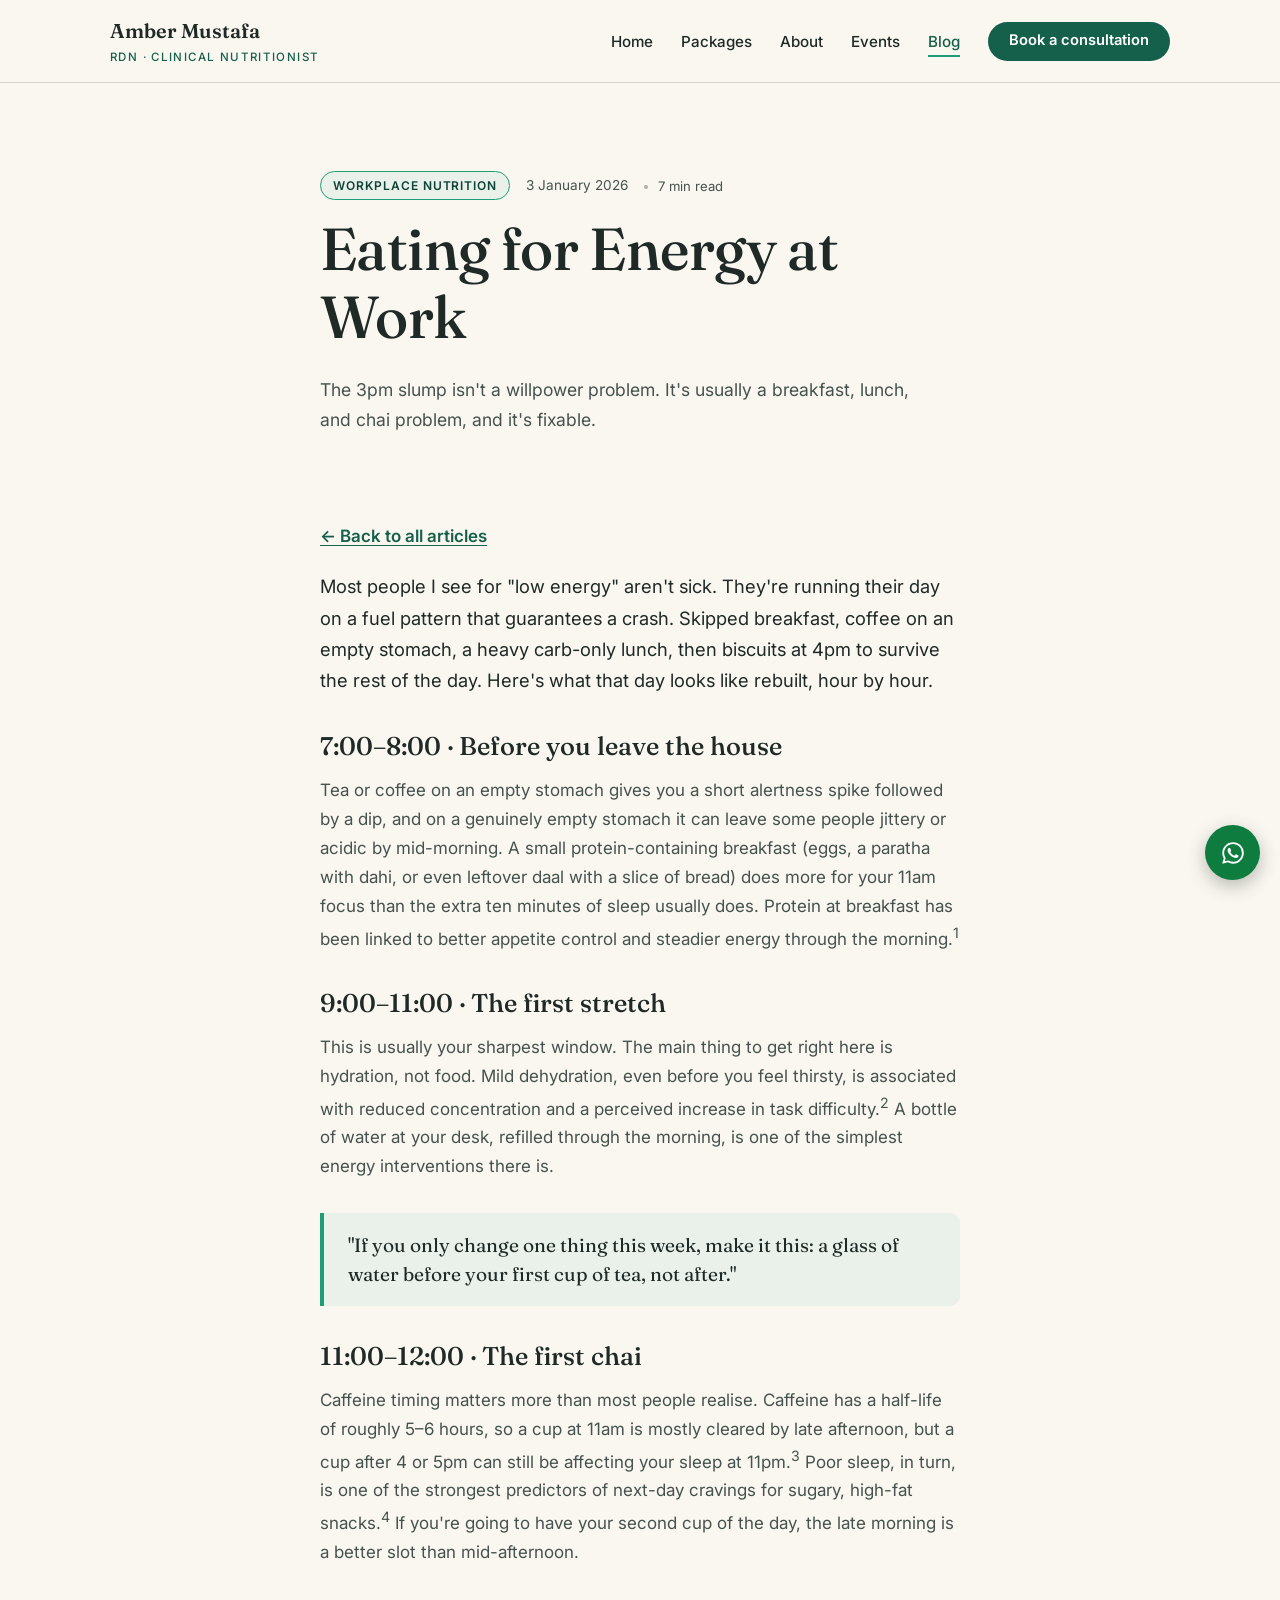
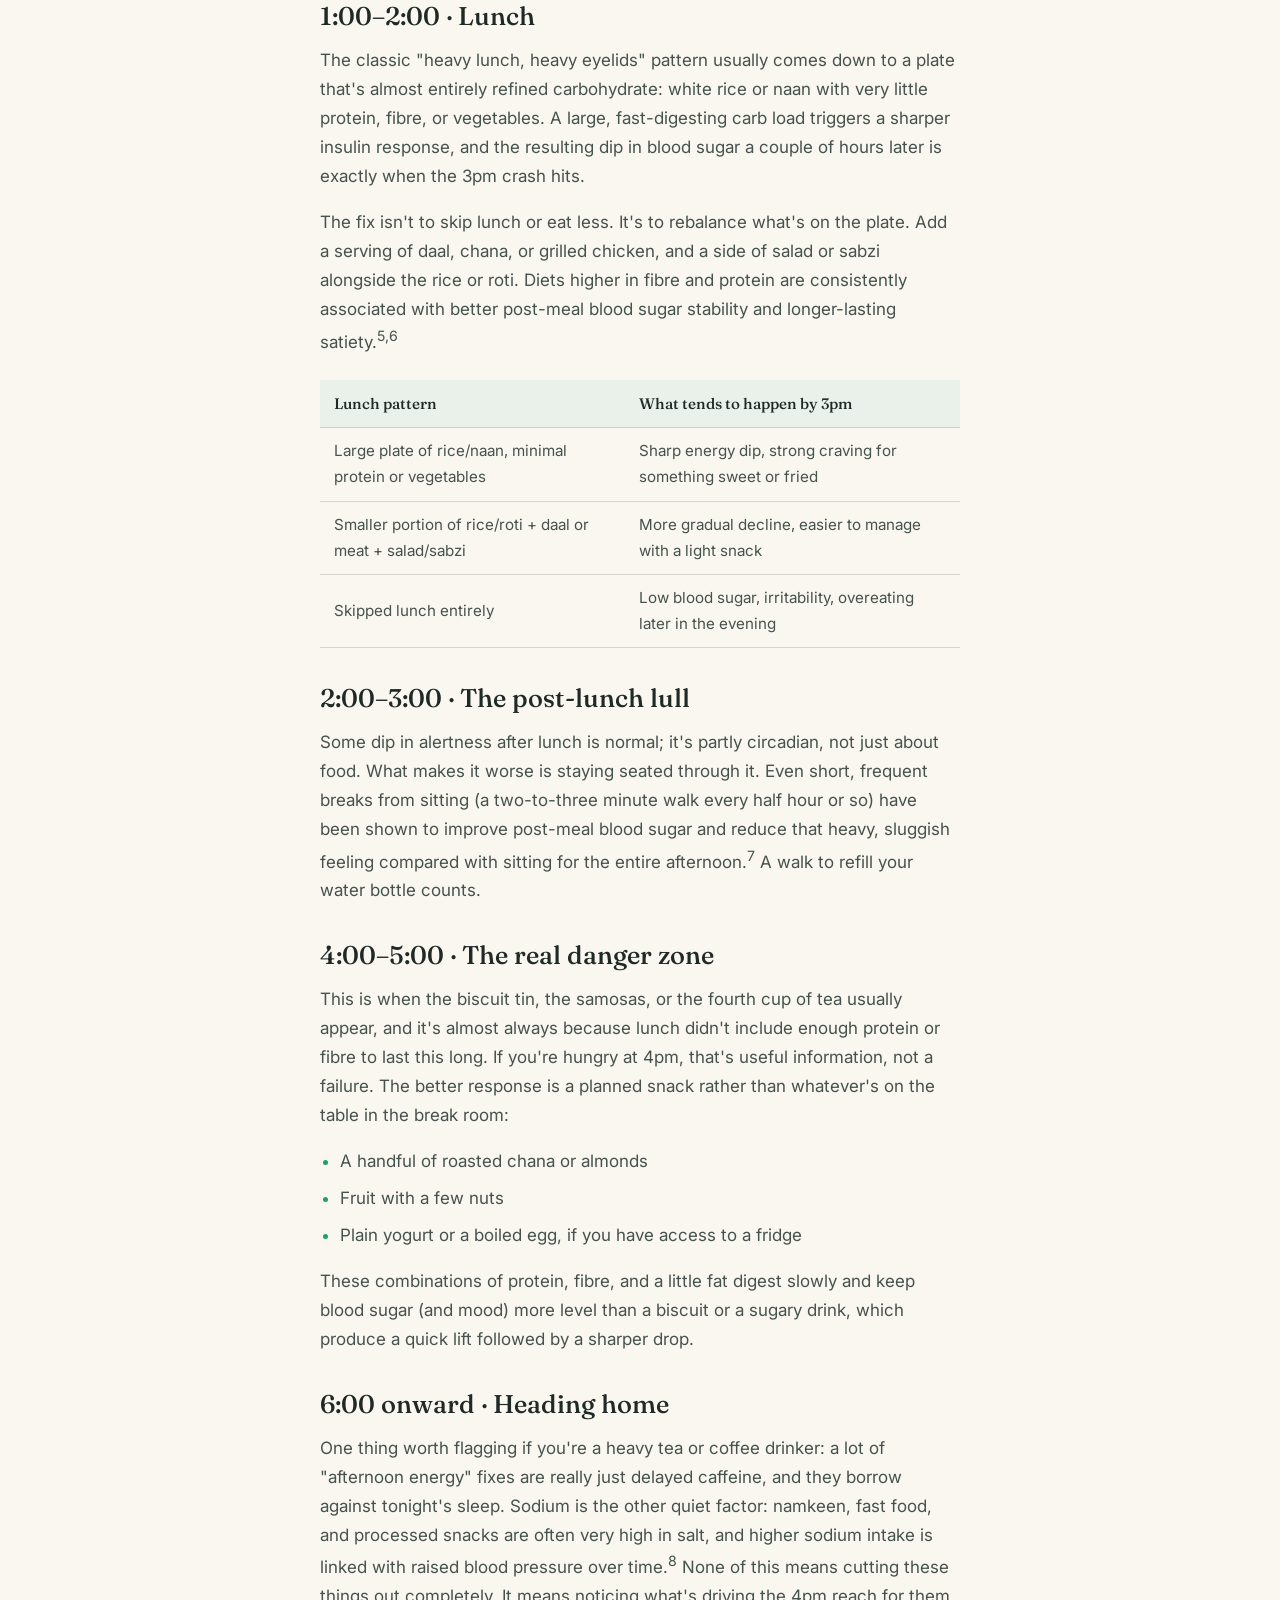
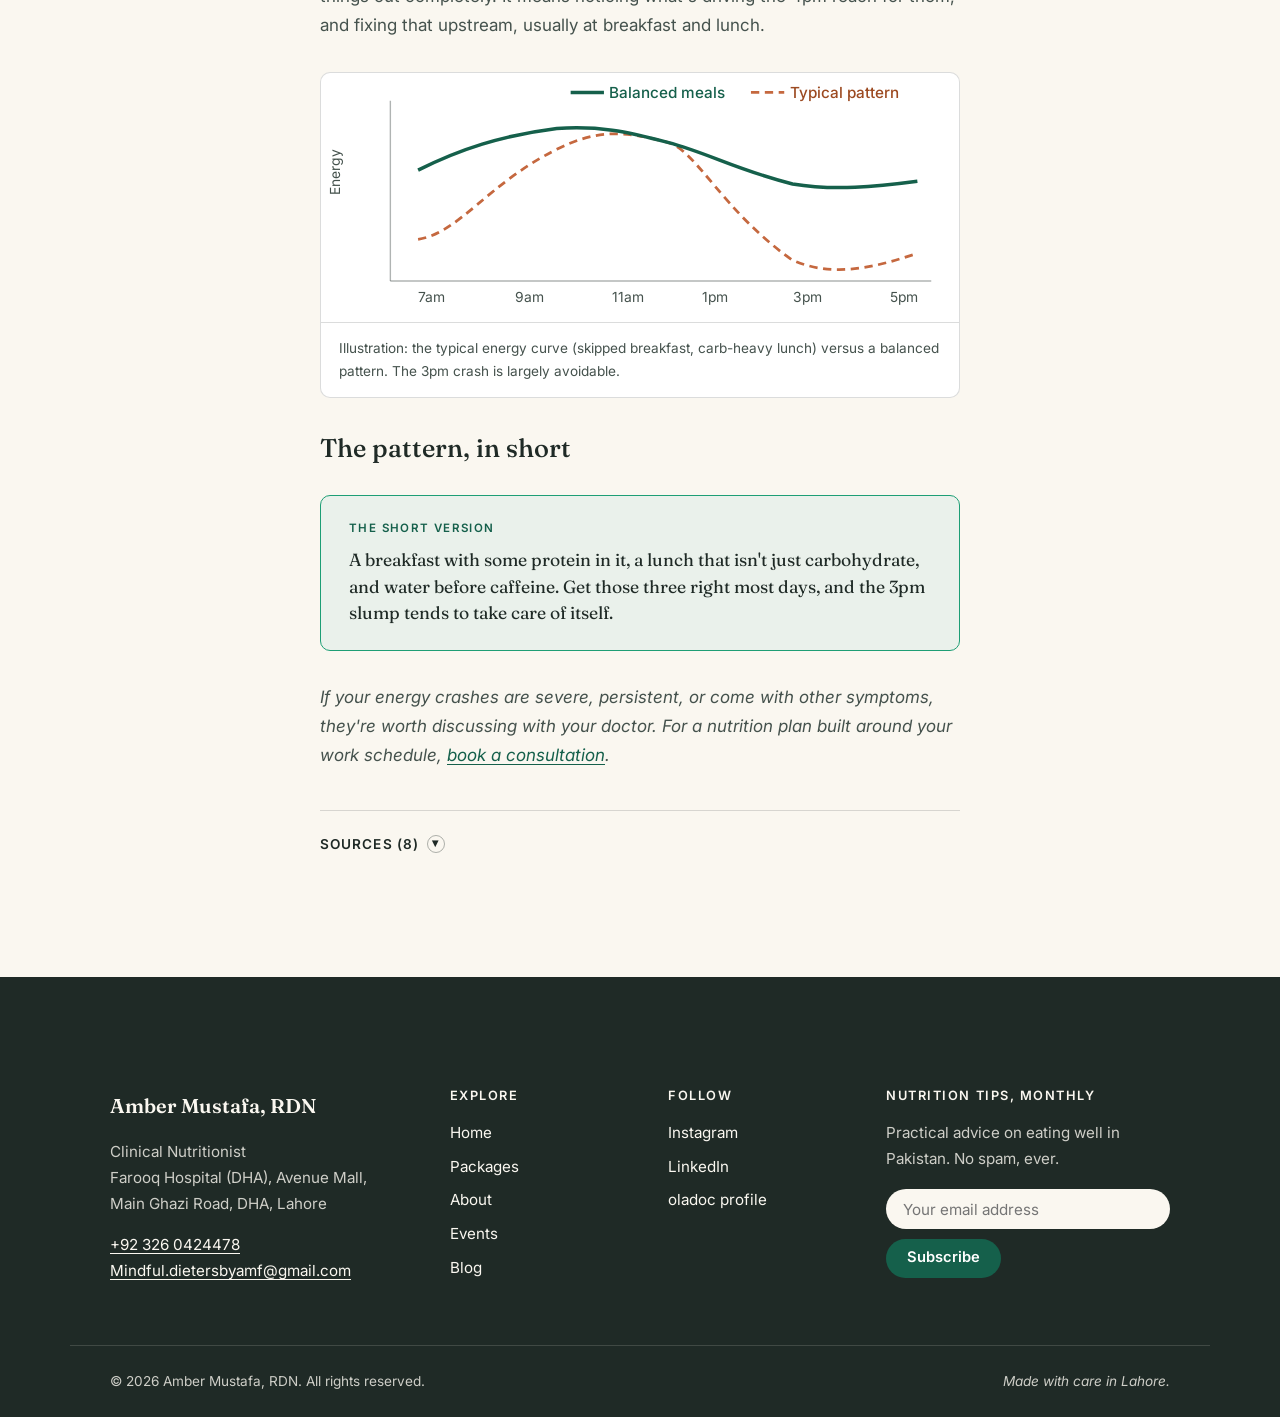
<file: post-eating-energy-work.html>
<!DOCTYPE html>
<html lang="en">
<head>
  <meta charset="UTF-8">
  <meta name="viewport" content="width=device-width, initial-scale=1.0">
  <title>Eating for Energy at Work | Amber Mustafa, RDN</title>
  <meta name="description" content="A clinical dietitian's hour-by-hour guide to eating for sustained energy during the workday — breakfast, caffeine timing, lunchtime slumps, and smarter desk snacking.">

  <!-- Open Graph -->
  <meta property="og:type" content="article">
  <meta property="og:title" content="Eating for Energy at Work">
  <meta property="og:description" content="An hour-by-hour guide to eating for sustained energy during the workday, from a clinical dietitian.">
  <meta property="og:image" content="assets/images/amber-headshot.jpeg">
  <meta property="og:locale" content="en_PK">

  <!-- Twitter Card -->
  <meta name="twitter:card" content="summary_large_image">
  <meta name="twitter:title" content="Eating for Energy at Work">
  <meta name="twitter:description" content="An hour-by-hour guide to eating for sustained energy during the workday.">
  <meta name="twitter:image" content="assets/images/amber-headshot.jpeg">

  <!-- Fonts -->
  <link rel="preconnect" href="https://fonts.googleapis.com">
  <link rel="preconnect" href="https://fonts.gstatic.com" crossorigin>
  <link href="https://fonts.googleapis.com/css2?family=Fraunces:opsz,wght@9..144,400;9..144,500;9..144,600&family=Inter:wght@400;500;600&display=swap" rel="stylesheet">

  <link rel="stylesheet" href="style.css">

  <script type="application/ld+json">
  {
    "@context": "https://schema.org",
    "@type": "Article",
    "headline": "Eating for Energy at Work",
    "datePublished": "2026-01-03",
    "author": { "@type": "Person", "name": "Amber Mustafa", "honorificSuffix": "RDN", "jobTitle": "Clinical Nutritionist" },
    "publisher": { "@type": "Person", "name": "Amber Mustafa" },
    "image": "assets/images/amber-headshot.jpeg",
    "about": "Workplace nutrition and sustained energy"
  }
  </script>
</head>
<body>

  <a class="skip-link" href="#main">Skip to content</a>

  <!-- ============ HEADER ============ -->
  <header class="site-header">
    <div class="container header-inner">
      <a href="index.html" class="brand" aria-label="Amber Mustafa, RDN — home">
        <span class="brand-name">Amber Mustafa</span>
        <span class="brand-title">RDN · Clinical Nutritionist</span>
      </a>

      <nav class="site-nav" aria-label="Main navigation">
        <button class="nav-toggle" aria-expanded="false" aria-controls="nav-menu" aria-label="Open menu">
          <span class="nav-toggle-bar"></span>
          <span class="nav-toggle-bar"></span>
        </button>
        <ul id="nav-menu" class="nav-menu">
          <li><a href="index.html">Home</a></li>
          <li><a href="index.html#packages">Packages</a></li>
          <li><a href="about.html">About</a></li>
          <li><a href="events.html">Events</a></li>
          <li><a href="blog.html" aria-current="page">Blog</a></li>
          <li class="nav-cta-item">
            <a class="btn btn-primary btn-small" href="https://wa.me/923260424478?text=Hi%20Amber%2C%20I%27d%20like%20to%20book%20a%20nutrition%20consultation." target="_blank" rel="noopener">Book a consultation</a>
          </li>
        </ul>
      </nav>
    </div>
  </header>

  <main id="main">
    <article class="blog-post">
      <header class="page-hero page-hero-simple">
        <div class="container story-narrow">
          <p class="post-meta"><span class="post-category">Workplace Nutrition</span> <time datetime="2026-01-03">3 January 2026</time> <span class="read-time">7 min read</span></p>
          <h1>Eating for Energy at Work</h1>
          <p class="hero-sub">The 3pm slump isn't a willpower problem. It's usually a breakfast, lunch, and chai problem, and it's fixable.</p>
        </div>
      </header>

      <div class="container story-narrow post-body">
        <a class="text-link post-back" href="blog.html">&larr; Back to all articles</a>

        <p class="lead">
          Most people I see for "low energy" aren't sick. They're running their day on a fuel pattern
          that guarantees a crash. Skipped breakfast, coffee on an empty stomach, a heavy carb-only lunch,
          then biscuits at 4pm to survive the rest of the day. Here's what that day looks like rebuilt,
          hour by hour.
        </p>

        <h2>7:00–8:00 · Before you leave the house</h2>
        <p>
          Tea or coffee on an empty stomach gives you a short alertness spike followed by a dip, and on
          a genuinely empty stomach it can leave some people jittery or acidic by mid-morning. A small
          protein-containing breakfast (eggs, a paratha with dahi, or even leftover daal with a slice
          of bread) does more for your 11am focus than the extra ten minutes of sleep usually does.
          Protein at breakfast has been linked to better appetite control and steadier energy through
          the morning.<sup>1</sup>
        </p>

        <h2>9:00–11:00 · The first stretch</h2>
        <p>
          This is usually your sharpest window. The main thing to get right here is hydration, not food.
          Mild dehydration, even before you feel thirsty, is associated with reduced concentration and
          a perceived increase in task difficulty.<sup>2</sup> A bottle of water at your desk, refilled
          through the morning, is one of the simplest energy interventions there is.
        </p>

        <div class="pull-quote">
          "If you only change one thing this week, make it this: a glass of water before your first cup
          of tea, not after."
        </div>

        <h2>11:00–12:00 · The first chai</h2>
        <p>
          Caffeine timing matters more than most people realise. Caffeine has a half-life of roughly
          5–6 hours, so a cup at 11am is mostly cleared by late afternoon, but a cup after 4 or 5pm can
          still be affecting your sleep at 11pm.<sup>3</sup> Poor sleep, in turn, is one of the strongest
          predictors of next-day cravings for sugary, high-fat snacks.<sup>4</sup> If you're going to have
          your second cup of the day, the late morning is a better slot than mid-afternoon.
        </p>

        <h2>1:00–2:00 · Lunch</h2>
        <p>
          The classic "heavy lunch, heavy eyelids" pattern usually comes down to a plate that's almost
          entirely refined carbohydrate: white rice or naan with very little protein, fibre, or
          vegetables. A large, fast-digesting carb load triggers a sharper insulin response, and the
          resulting dip in blood sugar a couple of hours later is exactly when the 3pm crash hits.
        </p>
        <p>
          The fix isn't to skip lunch or eat less. It's to rebalance what's on the plate. Add a serving
          of daal, chana, or grilled chicken, and a side of salad or sabzi alongside the rice or roti.
          Diets higher in fibre and protein are consistently associated with better post-meal blood
          sugar stability and longer-lasting satiety.<sup>5,6</sup>
        </p>

        <div class="post-table-wrap">
          <table class="post-table">
            <thead>
              <tr><th>Lunch pattern</th><th>What tends to happen by 3pm</th></tr>
            </thead>
            <tbody>
              <tr><td>Large plate of rice/naan, minimal protein or vegetables</td><td>Sharp energy dip, strong craving for something sweet or fried</td></tr>
              <tr><td>Smaller portion of rice/roti + daal or meat + salad/sabzi</td><td>More gradual decline, easier to manage with a light snack</td></tr>
              <tr><td>Skipped lunch entirely</td><td>Low blood sugar, irritability, overeating later in the evening</td></tr>
            </tbody>
          </table>
        </div>

        <h2>2:00–3:00 · The post-lunch lull</h2>
        <p>
          Some dip in alertness after lunch is normal; it's partly circadian, not just about food. What
          makes it worse is staying seated through it. Even short, frequent breaks from sitting (a
          two-to-three minute walk every half hour or so) have been shown to improve post-meal blood
          sugar and reduce that heavy, sluggish feeling compared with sitting for the entire afternoon.<sup>7</sup>
          A walk to refill your water bottle counts.
        </p>

        <h2>4:00–5:00 · The real danger zone</h2>
        <p>
          This is when the biscuit tin, the samosas, or the fourth cup of tea usually appear, and it's
          almost always because lunch didn't include enough protein or fibre to last this long. If
          you're hungry at 4pm, that's useful information, not a failure. The better response is a
          planned snack rather than whatever's on the table in the break room:
        </p>
        <ul>
          <li>A handful of roasted chana or almonds</li>
          <li>Fruit with a few nuts</li>
          <li>Plain yogurt or a boiled egg, if you have access to a fridge</li>
        </ul>
        <p>
          These combinations of protein, fibre, and a little fat digest slowly and keep blood sugar
          (and mood) more level than a biscuit or a sugary drink, which produce a quick lift followed by a
          sharper drop.
        </p>

        <h2>6:00 onward · Heading home</h2>
        <p>
          One thing worth flagging if you're a heavy tea or coffee drinker: a lot of "afternoon energy"
          fixes are really just delayed caffeine, and they borrow against tonight's sleep. Sodium is the
          other quiet factor: namkeen, fast food, and processed snacks are often very high in salt, and
          higher sodium intake is linked with raised blood pressure over time.<sup>8</sup> None of this
          means cutting these things out completely. It means noticing what's driving the 4pm reach for
          them, and fixing that upstream, usually at breakfast and lunch.
        </p>

        <figure class="post-figure">
          <svg viewBox="0 0 460 180" role="img" aria-labelledby="curve-title curve-desc" xmlns="http://www.w3.org/2000/svg">
            <title id="curve-title">Energy through the workday</title>
            <desc id="curve-desc">Two curves showing energy levels through the day. The typical pattern (carb-heavy, skipped breakfast) crashes hard at 3pm. A balanced pattern (protein breakfast, mixed lunch) stays steadier.</desc>
            <!-- axis -->
            <line x1="50" y1="150" x2="440" y2="150" stroke="var(--line-strong)" stroke-width="1"/>
            <line x1="50" y1="20" x2="50" y2="150" stroke="var(--line-strong)" stroke-width="1"/>
            <!-- time labels -->
            <text x="70" y="165" font-family="Inter, sans-serif" font-size="10" fill="var(--ink-soft)">7am</text>
            <text x="140" y="165" font-family="Inter, sans-serif" font-size="10" fill="var(--ink-soft)">9am</text>
            <text x="210" y="165" font-family="Inter, sans-serif" font-size="10" fill="var(--ink-soft)">11am</text>
            <text x="275" y="165" font-family="Inter, sans-serif" font-size="10" fill="var(--ink-soft)">1pm</text>
            <text x="340" y="165" font-family="Inter, sans-serif" font-size="10" fill="var(--ink-soft)">3pm</text>
            <text x="410" y="165" font-family="Inter, sans-serif" font-size="10" fill="var(--ink-soft)">5pm</text>
            <!-- y-axis label -->
            <text x="14" y="88" font-family="Inter, sans-serif" font-size="10" fill="var(--ink-soft)" transform="rotate(-90,14,88)">Energy</text>
            <!-- typical (crash) curve -->
            <path d="M70,120 C100,115 120,80 170,55 C200,40 220,42 250,50 C270,55 290,100 340,135 C370,148 400,140 430,130" fill="none" stroke="var(--terracotta)" stroke-width="2" stroke-dasharray="6,4"/>
            <!-- balanced curve -->
            <path d="M70,70 C100,55 130,45 170,40 C200,38 220,42 250,50 C280,58 300,70 340,80 C370,85 400,82 430,78" fill="none" stroke="var(--teal)" stroke-width="2.5"/>
            <!-- legend -->
            <line x1="180" y1="14" x2="204" y2="14" stroke="var(--teal)" stroke-width="2.5"/>
            <text x="208" y="18" font-family="Inter, sans-serif" font-size="11" fill="var(--teal)" font-weight="500">Balanced meals</text>
            <line x1="310" y1="14" x2="334" y2="14" stroke="var(--terracotta)" stroke-width="2" stroke-dasharray="6,4"/>
            <text x="338" y="18" font-family="Inter, sans-serif" font-size="11" fill="var(--rust)" font-weight="500">Typical pattern</text>
          </svg>
          <figcaption>Illustration: the typical energy curve (skipped breakfast, carb-heavy lunch) versus a balanced pattern. The 3pm crash is largely avoidable.</figcaption>
        </figure>

        <h2>The pattern, in short</h2>
        <div class="takeaway-box">
          <p class="takeaway-label">The short version</p>
          <p>A breakfast with some protein in it, a lunch that isn't just carbohydrate, and water before caffeine. Get those three right most days, and the 3pm slump tends to take care of itself.</p>
        </div>

        <p><em>If your energy crashes are severe, persistent, or come with other symptoms, they're worth
        discussing with your doctor. For a nutrition plan built around your work schedule,
        <a href="https://wa.me/923260424478?text=Hi%20Amber%2C%20I%27d%20like%20to%20book%20a%20nutrition%20consultation.">book a consultation</a>.</em></p>

        <div class="post-sources" data-collapsible>
          <button class="post-sources-toggle" aria-expanded="false">
            Sources (8) <span class="toggle-icon" aria-hidden="true">&#9662;</span>
          </button>
          <div class="post-sources-content">
            <ol>
              <li>Leidy HJ, et al. The role of protein in weight loss and maintenance. <em>Am J Clin Nutr.</em></li>
              <li>Mild dehydration impairs cognitive performance and mood. Research summary on hydration and concentration.</li>
              <li>FDA. Spilling the Beans: How Much Caffeine is Too Much? Caffeine half-life and timing guidance.</li>
              <li>Drake C, et al. Caffeine effects on sleep taken 0, 3, or 6 hours before bedtime. <em>J Clin Sleep Med, 2013.</em></li>
              <li>Reynolds A, et al. Carbohydrate quality and human health: a series of systematic reviews and meta-analyses. <em>Lancet, 2019.</em></li>
              <li>Aune D, et al. Dietary fibre intake and risk of cardiovascular disease, type 2 diabetes and related conditions. <em>Int J Epidemiol, 2017.</em></li>
              <li>Dunstan DW, et al. Breaking up prolonged sitting reduces postprandial glucose and insulin responses. <em>Diabetes Care, 2012.</em></li>
              <li>He FJ, Li J, MacGregor GA. Effect of longer term modest salt reduction on blood pressure. <em>BMJ, 2013.</em></li>
            </ol>
          </div>
        </div>
      </div>
    </article>
  </main>

  <!-- ============ FOOTER ============ -->
  <footer class="site-footer">
    <div class="container footer-grid">
      <div class="footer-brand">
        <p class="brand-name">Amber Mustafa, RDN</p>
        <p>Clinical Nutritionist<br>Farooq Hospital (DHA), Avenue Mall,<br>Main Ghazi Road, DHA, Lahore</p>
        <p><a href="tel:+923260424478">+92 326 0424478</a><br>
        <a href="mailto:Mindful.dietersbyamf@gmail.com">Mindful.dietersbyamf@gmail.com</a></p>
      </div>

      <nav class="footer-nav" aria-label="Footer navigation">
        <h3>Explore</h3>
        <ul>
          <li><a href="index.html">Home</a></li>
          <li><a href="index.html#packages">Packages</a></li>
          <li><a href="about.html">About</a></li>
          <li><a href="events.html">Events</a></li>
          <li><a href="blog.html">Blog</a></li>
        </ul>
      </nav>

      <div class="footer-social">
        <h3>Follow</h3>
        <ul>
          <li><a href="https://www.instagram.com/rd_amber_mustafa/" target="_blank" rel="noopener">Instagram</a></li>
          <li><a href="https://www.linkedin.com/in/amber-mustafa-rdn-b37b24142/" target="_blank" rel="noopener">LinkedIn</a></li>
          <li><a href="https://oladoc.com/pakistan/lahore/dr/dietitian/amber-mustafa/3514798" target="_blank" rel="noopener">oladoc profile</a></li>
        </ul>
      </div>

      <div class="footer-newsletter">
        <h3>Nutrition tips, monthly</h3>
        <p>Practical advice on eating well in Pakistan. No spam, ever.</p>
        <form id="newsletter-form" class="newsletter-form" novalidate>
          <label for="newsletter-email" class="visually-hidden">Email address</label>
          <input type="email" id="newsletter-email" name="email" placeholder="Your email address" required autocomplete="email">
          <button type="submit" class="btn btn-primary btn-small">Subscribe</button>
        </form>
        <p id="newsletter-thanks" class="newsletter-thanks" hidden>Thank you — you're on the list!</p>
      </div>
    </div>

    <div class="container footer-bottom">
      <p>&copy; <span id="year">2026</span> Amber Mustafa, RDN. All rights reserved.</p>
      <p class="footer-warm">Made with care in Lahore.</p>
    </div>
  </footer>

  <!-- ============ FLOATING WHATSAPP BUTTON ============ -->
  <a class="whatsapp-fab" href="https://wa.me/923260424478?text=Hi%20Amber%2C%20I%27d%20like%20to%20book%20a%20nutrition%20consultation." target="_blank" rel="noopener" aria-label="Chat with Amber on WhatsApp">
    <svg viewBox="0 0 24 24" width="26" height="26" aria-hidden="true" fill="currentColor"><path d="M12.04 2c-5.46 0-9.91 4.45-9.91 9.91 0 1.75.46 3.45 1.32 4.95L2.05 22l5.25-1.38a9.87 9.87 0 0 0 4.74 1.21c5.46 0 9.91-4.45 9.91-9.91 0-2.65-1.03-5.14-2.9-7.01A9.82 9.82 0 0 0 12.04 2zm0 18.15a8.2 8.2 0 0 1-4.19-1.15l-.3-.18-3.12.82.83-3.04-.2-.31a8.2 8.2 0 0 1-1.26-4.38c0-4.54 3.7-8.24 8.24-8.24 2.2 0 4.27.86 5.82 2.42a8.18 8.18 0 0 1 2.41 5.83c0 4.54-3.7 8.23-8.23 8.23zm4.52-6.16c-.25-.13-1.47-.72-1.69-.81-.23-.08-.39-.12-.56.13-.16.25-.64.8-.78.97-.14.16-.29.18-.54.06-.25-.13-1.05-.39-2-1.23-.74-.66-1.23-1.47-1.38-1.72-.14-.25-.01-.38.11-.51.11-.11.25-.29.37-.43.12-.14.16-.25.25-.41.08-.17.04-.31-.02-.43-.06-.13-.56-1.34-.76-1.84-.2-.48-.41-.42-.56-.43h-.48c-.17 0-.43.06-.66.31-.22.25-.86.85-.86 2.07 0 1.22.89 2.4 1.01 2.56.12.17 1.75 2.67 4.23 3.74.59.26 1.05.41 1.41.52.59.19 1.13.16 1.56.1.48-.07 1.47-.6 1.67-1.18.21-.58.21-1.07.14-1.18-.06-.11-.22-.17-.47-.3z"/></svg>
    <span class="whatsapp-fab-label">Chat on WhatsApp</span>
  </a>

  <script src="script.js"></script>
</body>
</html>
</file>
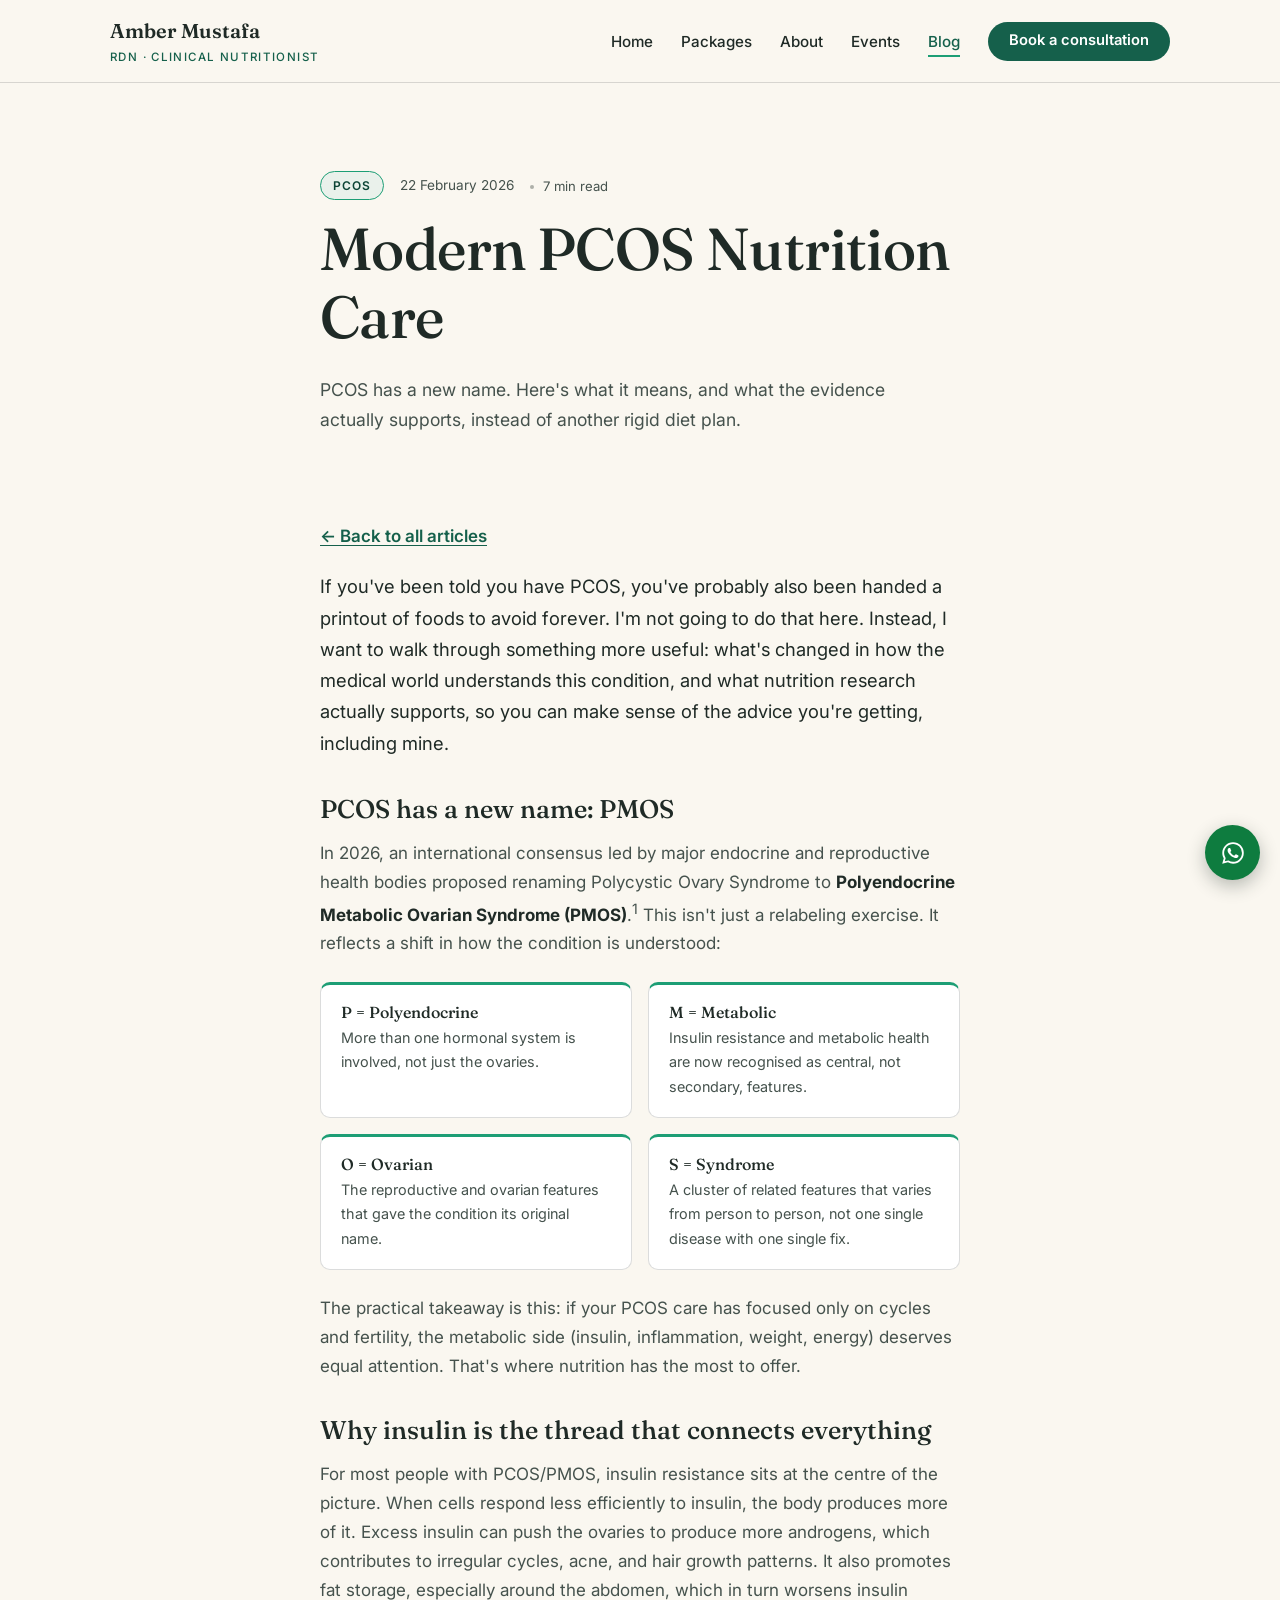
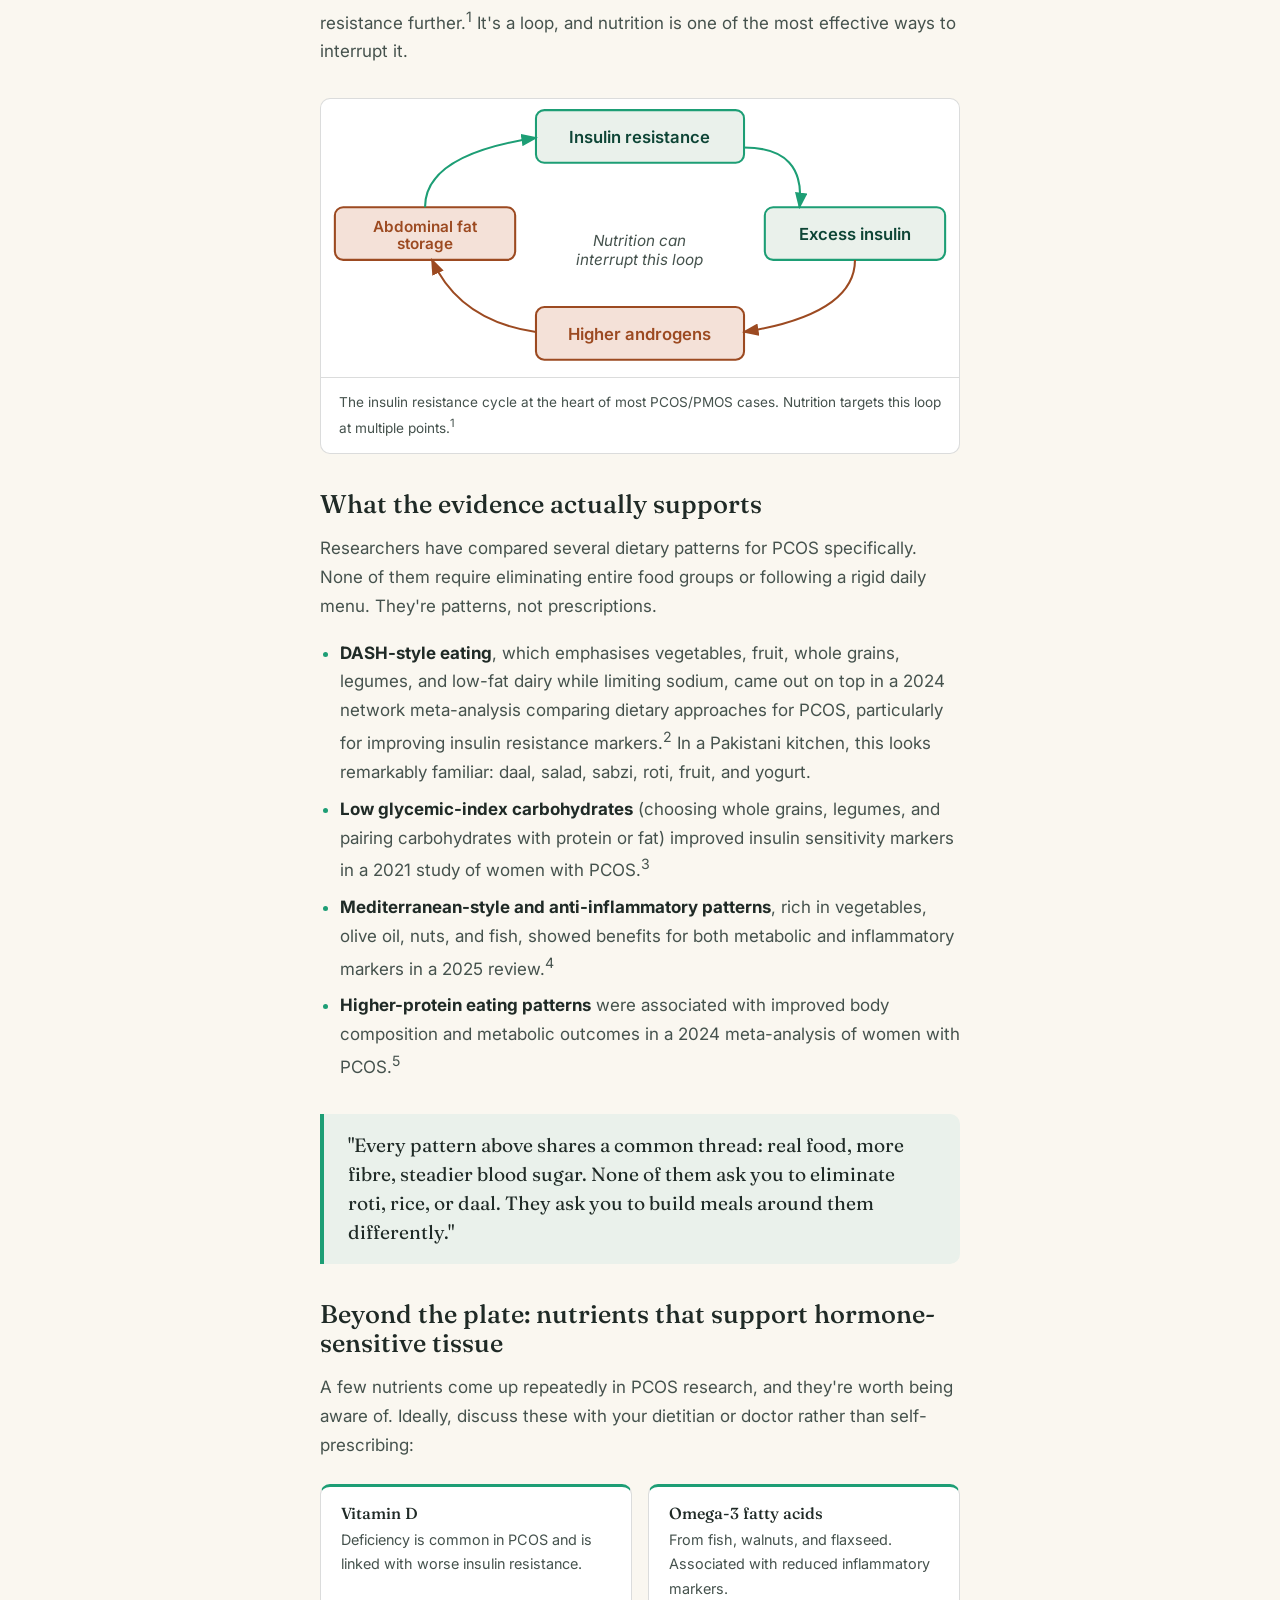
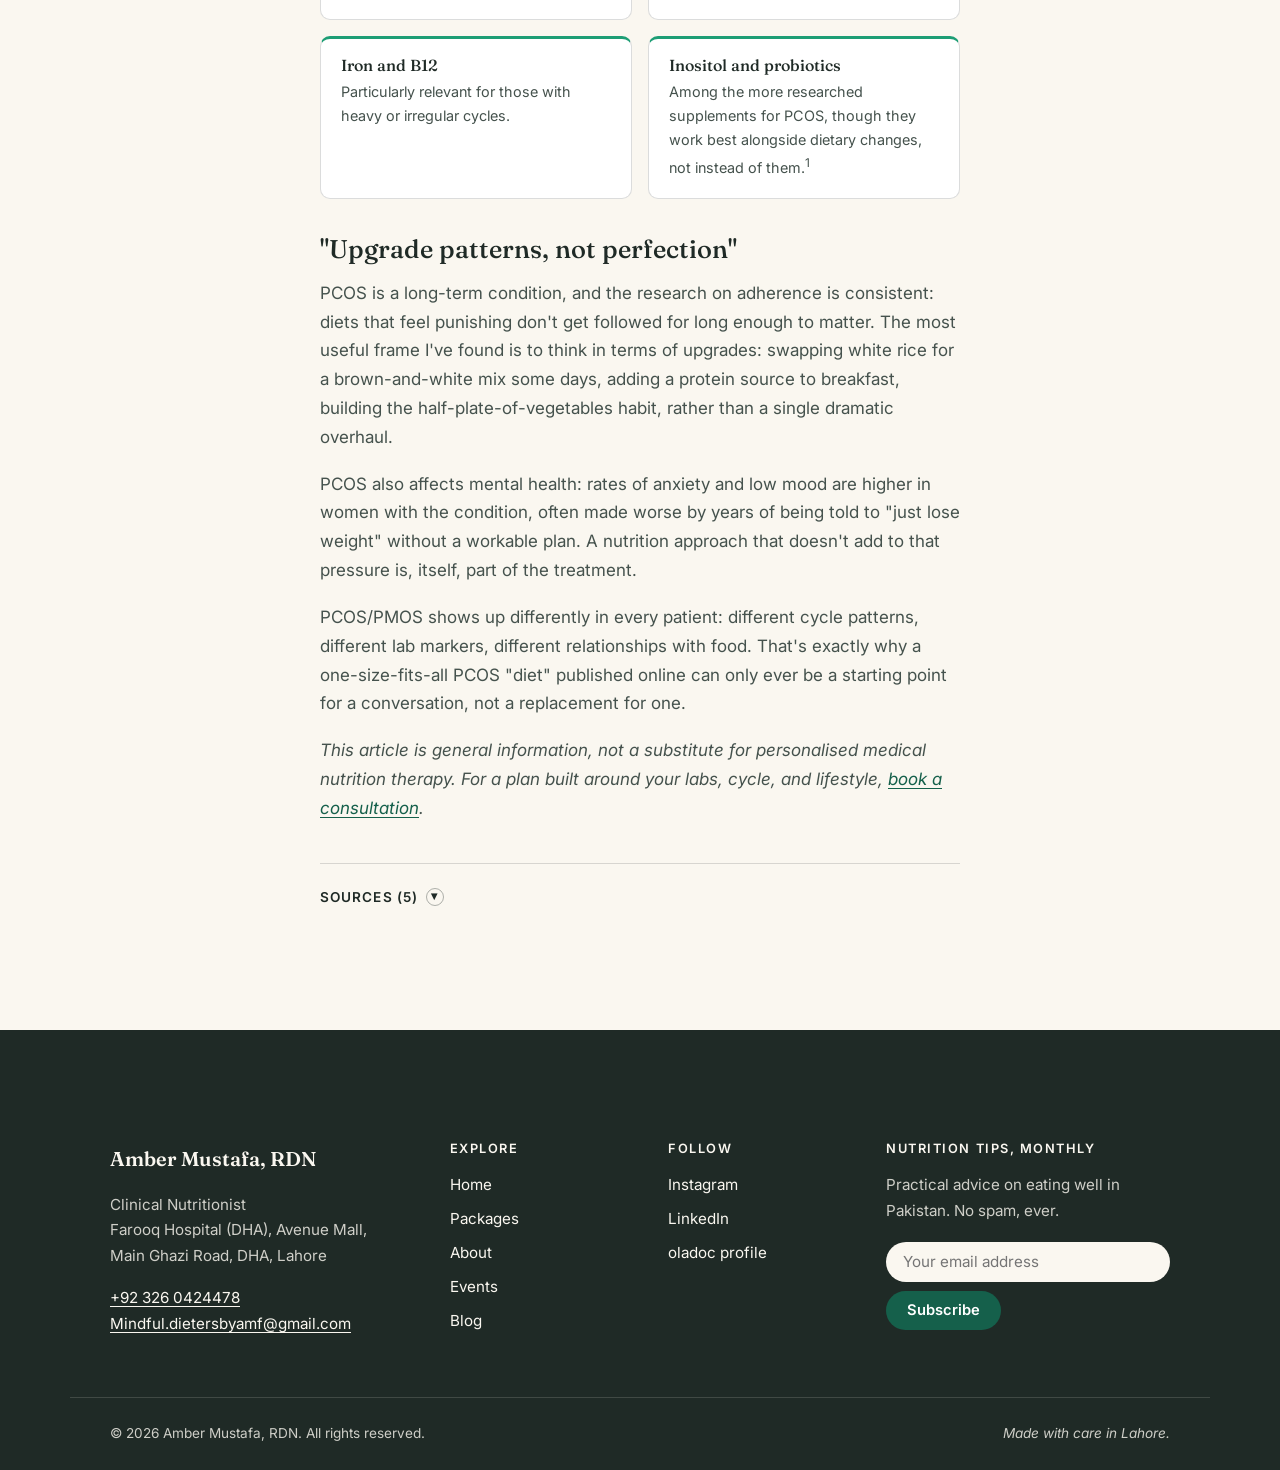
<file: post-pcos-nutrition-care.html>
<!DOCTYPE html>
<html lang="en">
<head>
  <meta charset="UTF-8">
  <meta name="viewport" content="width=device-width, initial-scale=1.0">
  <title>Modern PCOS Nutrition Care | Amber Mustafa, RDN</title>
  <meta name="description" content="PCOS has been renamed PMOS by international consensus. A clinical dietitian explains what the name change means, what the evidence actually supports for nutrition, and why 'upgrading patterns' beats any rigid diet plan.">

  <!-- Open Graph -->
  <meta property="og:type" content="article">
  <meta property="og:title" content="Modern PCOS Nutrition Care">
  <meta property="og:description" content="What the PCOS-to-PMOS name change means, and what current evidence actually supports for nutrition and hormonal health.">
  <meta property="og:image" content="assets/images/amber-headshot.jpeg">
  <meta property="og:locale" content="en_PK">

  <!-- Twitter Card -->
  <meta name="twitter:card" content="summary_large_image">
  <meta name="twitter:title" content="Modern PCOS Nutrition Care">
  <meta name="twitter:description" content="What the PCOS-to-PMOS name change means for nutrition and hormonal health.">
  <meta name="twitter:image" content="assets/images/amber-headshot.jpeg">

  <!-- Fonts -->
  <link rel="preconnect" href="https://fonts.googleapis.com">
  <link rel="preconnect" href="https://fonts.gstatic.com" crossorigin>
  <link href="https://fonts.googleapis.com/css2?family=Fraunces:opsz,wght@9..144,400;9..144,500;9..144,600&family=Inter:wght@400;500;600&display=swap" rel="stylesheet">

  <link rel="stylesheet" href="style.css">

  <script type="application/ld+json">
  {
    "@context": "https://schema.org",
    "@type": "Article",
    "headline": "Modern PCOS Nutrition Care",
    "datePublished": "2026-02-22",
    "author": { "@type": "Person", "name": "Amber Mustafa", "honorificSuffix": "RDN", "jobTitle": "Clinical Nutritionist" },
    "publisher": { "@type": "Person", "name": "Amber Mustafa" },
    "image": "assets/images/amber-headshot.jpeg",
    "about": "PCOS / PMOS nutrition evidence overview"
  }
  </script>
</head>
<body>

  <a class="skip-link" href="#main">Skip to content</a>

  <!-- ============ HEADER ============ -->
  <header class="site-header">
    <div class="container header-inner">
      <a href="index.html" class="brand" aria-label="Amber Mustafa, RDN — home">
        <span class="brand-name">Amber Mustafa</span>
        <span class="brand-title">RDN · Clinical Nutritionist</span>
      </a>

      <nav class="site-nav" aria-label="Main navigation">
        <button class="nav-toggle" aria-expanded="false" aria-controls="nav-menu" aria-label="Open menu">
          <span class="nav-toggle-bar"></span>
          <span class="nav-toggle-bar"></span>
        </button>
        <ul id="nav-menu" class="nav-menu">
          <li><a href="index.html">Home</a></li>
          <li><a href="index.html#packages">Packages</a></li>
          <li><a href="about.html">About</a></li>
          <li><a href="events.html">Events</a></li>
          <li><a href="blog.html" aria-current="page">Blog</a></li>
          <li class="nav-cta-item">
            <a class="btn btn-primary btn-small" href="https://wa.me/923260424478?text=Hi%20Amber%2C%20I%27d%20like%20to%20book%20a%20nutrition%20consultation." target="_blank" rel="noopener">Book a consultation</a>
          </li>
        </ul>
      </nav>
    </div>
  </header>

  <main id="main">
    <article class="blog-post">
      <header class="page-hero page-hero-simple">
        <div class="container story-narrow">
          <p class="post-meta"><span class="post-category">PCOS</span> <time datetime="2026-02-22">22 February 2026</time> <span class="read-time">7 min read</span></p>
          <h1>Modern PCOS Nutrition Care</h1>
          <p class="hero-sub">PCOS has a new name. Here's what it means, and what the evidence actually supports, instead of another rigid diet plan.</p>
        </div>
      </header>

      <div class="container story-narrow post-body">
        <a class="text-link post-back" href="blog.html">&larr; Back to all articles</a>

        <p class="lead">
          If you've been told you have PCOS, you've probably also been handed a printout of foods to
          avoid forever. I'm not going to do that here. Instead, I want to walk through something more
          useful: what's changed in how the medical world understands this condition, and what nutrition
          research actually supports, so you can make sense of the advice you're getting, including
          mine.
        </p>

        <h2>PCOS has a new name: PMOS</h2>
        <p>
          In 2026, an international consensus led by major endocrine and reproductive health bodies
          proposed renaming Polycystic Ovary Syndrome to <strong>Polyendocrine Metabolic Ovarian Syndrome
          (PMOS)</strong>.<sup>1</sup> This isn't just a relabeling exercise. It reflects a shift in how
          the condition is understood:
        </p>
        <div class="nutrient-grid">
          <div class="nutrient-card">
            <h4>P = Polyendocrine</h4>
            <p>More than one hormonal system is involved, not just the ovaries.</p>
          </div>
          <div class="nutrient-card">
            <h4>M = Metabolic</h4>
            <p>Insulin resistance and metabolic health are now recognised as central, not secondary, features.</p>
          </div>
          <div class="nutrient-card">
            <h4>O = Ovarian</h4>
            <p>The reproductive and ovarian features that gave the condition its original name.</p>
          </div>
          <div class="nutrient-card">
            <h4>S = Syndrome</h4>
            <p>A cluster of related features that varies from person to person, not one single disease with one single fix.</p>
          </div>
        </div>
        <p>
          The practical takeaway is this: if your PCOS care has focused only on cycles and fertility, the
          metabolic side (insulin, inflammation, weight, energy) deserves equal attention. That's where
          nutrition has the most to offer.
        </p>

        <h2>Why insulin is the thread that connects everything</h2>
        <p>
          For most people with PCOS/PMOS, insulin resistance sits at the centre of the picture. When
          cells respond less efficiently to insulin, the body produces more of it. Excess insulin can
          push the ovaries to produce more androgens, which contributes to irregular cycles, acne, and
          hair growth patterns. It also promotes fat storage, especially around the abdomen, which
          in turn worsens insulin resistance further.<sup>1</sup> It's a loop, and nutrition is one of the
          most effective ways to interrupt it.
        </p>

        <figure class="post-figure">
          <svg viewBox="0 0 460 200" role="img" aria-labelledby="loop-title loop-desc" xmlns="http://www.w3.org/2000/svg">
            <title id="loop-title">The insulin resistance loop in PCOS</title>
            <desc id="loop-desc">A circular diagram showing how insulin resistance leads to excess insulin, which drives higher androgens, which worsen symptoms and fat storage, which in turn deepens insulin resistance.</desc>
            <!-- boxes -->
            <rect x="155" y="8" width="150" height="38" rx="6" fill="var(--sage)" stroke="var(--teal-bright)" stroke-width="1.5"/>
            <text x="230" y="32" font-family="Inter, sans-serif" font-size="12" font-weight="600" fill="var(--teal-deep)" text-anchor="middle">Insulin resistance</text>

            <rect x="320" y="78" width="130" height="38" rx="6" fill="var(--sage)" stroke="var(--teal-bright)" stroke-width="1.5"/>
            <text x="385" y="102" font-family="Inter, sans-serif" font-size="12" font-weight="600" fill="var(--teal-deep)" text-anchor="middle">Excess insulin</text>

            <rect x="155" y="150" width="150" height="38" rx="6" fill="var(--terracotta)" fill-opacity="0.2" stroke="var(--rust)" stroke-width="1.5"/>
            <text x="230" y="174" font-family="Inter, sans-serif" font-size="12" font-weight="600" fill="var(--rust)" text-anchor="middle">Higher androgens</text>

            <rect x="10" y="78" width="130" height="38" rx="6" fill="var(--terracotta)" fill-opacity="0.2" stroke="var(--rust)" stroke-width="1.5"/>
            <text x="75" y="96" font-family="Inter, sans-serif" font-size="11" font-weight="600" fill="var(--rust)" text-anchor="middle">Abdominal fat</text>
            <text x="75" y="108" font-family="Inter, sans-serif" font-size="11" font-weight="600" fill="var(--rust)" text-anchor="middle">storage</text>

            <!-- arrows (clockwise) -->
            <path d="M305,35 Q350,35 345,78" fill="none" stroke="var(--teal-bright)" stroke-width="1.5" marker-end="url(#arrowT)"/>
            <path d="M385,116 Q385,155 305,168" fill="none" stroke="var(--rust)" stroke-width="1.5" marker-end="url(#arrowR)"/>
            <path d="M155,168 Q100,160 80,116" fill="none" stroke="var(--rust)" stroke-width="1.5" marker-end="url(#arrowR)"/>
            <path d="M75,78 Q75,40 155,28" fill="none" stroke="var(--teal-bright)" stroke-width="1.5" marker-end="url(#arrowT)"/>

            <!-- arrow markers -->
            <defs>
              <marker id="arrowT" markerWidth="8" markerHeight="6" refX="7" refY="3" orient="auto"><path d="M0,0 L8,3 L0,6 Z" fill="var(--teal-bright)"/></marker>
              <marker id="arrowR" markerWidth="8" markerHeight="6" refX="7" refY="3" orient="auto"><path d="M0,0 L8,3 L0,6 Z" fill="var(--rust)"/></marker>
            </defs>

            <text x="230" y="106" font-family="Inter, sans-serif" font-size="11" fill="var(--ink-soft)" text-anchor="middle" font-style="italic">Nutrition can</text>
            <text x="230" y="120" font-family="Inter, sans-serif" font-size="11" fill="var(--ink-soft)" text-anchor="middle" font-style="italic">interrupt this loop</text>
          </svg>
          <figcaption>The insulin resistance cycle at the heart of most PCOS/PMOS cases. Nutrition targets this loop at multiple points.<sup>1</sup></figcaption>
        </figure>

        <h2>What the evidence actually supports</h2>
        <p>
          Researchers have compared several dietary patterns for PCOS specifically. None of them require
          eliminating entire food groups or following a rigid daily menu. They're patterns, not
          prescriptions.
        </p>
        <ul>
          <li><strong>DASH-style eating</strong>, which emphasises vegetables, fruit, whole grains, legumes, and low-fat dairy while limiting sodium, came out on top in a 2024 network meta-analysis comparing dietary approaches for PCOS, particularly for improving insulin resistance markers.<sup>2</sup> In a Pakistani kitchen, this looks remarkably familiar: daal, salad, sabzi, roti, fruit, and yogurt.</li>
          <li><strong>Low glycemic-index carbohydrates</strong> (choosing whole grains, legumes, and pairing carbohydrates with protein or fat) improved insulin sensitivity markers in a 2021 study of women with PCOS.<sup>3</sup></li>
          <li><strong>Mediterranean-style and anti-inflammatory patterns</strong>, rich in vegetables, olive oil, nuts, and fish, showed benefits for both metabolic and inflammatory markers in a 2025 review.<sup>4</sup></li>
          <li><strong>Higher-protein eating patterns</strong> were associated with improved body composition and metabolic outcomes in a 2024 meta-analysis of women with PCOS.<sup>5</sup></li>
        </ul>
        <div class="pull-quote">
          "Every pattern above shares a common thread: real food, more fibre, steadier blood sugar. None
          of them ask you to eliminate roti, rice, or daal. They ask you to build meals around them
          differently."
        </div>

        <h2>Beyond the plate: nutrients that support hormone-sensitive tissue</h2>
        <p>
          A few nutrients come up repeatedly in PCOS research, and they're worth being aware of.
          Ideally, discuss these with your dietitian or doctor rather than self-prescribing:
        </p>
        <div class="nutrient-grid">
          <div class="nutrient-card">
            <h4>Vitamin D</h4>
            <p>Deficiency is common in PCOS and is linked with worse insulin resistance.</p>
          </div>
          <div class="nutrient-card">
            <h4>Omega-3 fatty acids</h4>
            <p>From fish, walnuts, and flaxseed. Associated with reduced inflammatory markers.</p>
          </div>
          <div class="nutrient-card">
            <h4>Iron and B12</h4>
            <p>Particularly relevant for those with heavy or irregular cycles.</p>
          </div>
          <div class="nutrient-card">
            <h4>Inositol and probiotics</h4>
            <p>Among the more researched supplements for PCOS, though they work best alongside dietary changes, not instead of them.<sup>1</sup></p>
          </div>
        </div>

        <h2>"Upgrade patterns, not perfection"</h2>
        <p>
          PCOS is a long-term condition, and the research on adherence is consistent: diets that feel
          punishing don't get followed for long enough to matter. The most useful frame I've found is to
          think in terms of upgrades: swapping white rice for a brown-and-white mix some days, adding a
          protein source to breakfast, building the half-plate-of-vegetables habit, rather than a single
          dramatic overhaul.
        </p>
        <p>
          PCOS also affects mental health: rates of anxiety and low mood are higher in women with the
          condition, often made worse by years of being told to "just lose weight" without a workable
          plan. A nutrition approach that doesn't add to that pressure is, itself, part of the treatment.
        </p>

        <p>
          PCOS/PMOS shows up differently in every patient: different cycle patterns, different lab
          markers, different relationships with food. That's exactly why a one-size-fits-all PCOS "diet"
          published online can only ever be a starting point for a conversation, not a replacement for
          one.
        </p>

        <p><em>This article is general information, not a substitute for personalised medical nutrition
        therapy. For a plan built around your labs, cycle, and lifestyle, <a href="https://wa.me/923260424478?text=Hi%20Amber%2C%20I%27d%20like%20to%20book%20a%20nutrition%20consultation.">book a consultation</a>.</em></p>

        <div class="post-sources" data-collapsible>
          <button class="post-sources-toggle" aria-expanded="false">
            Sources (5) <span class="toggle-icon" aria-hidden="true">&#9662;</span>
          </button>
          <div class="post-sources-content">
            <ol>
              <li>Teede HJ, et al. International Evidence-based Guideline for the Assessment and Management of PCOS, and 2026 consensus on the PMOS name change. <em>PMID 37580861; PMID 42119588.</em></li>
              <li>Juhász AE, et al. Comparative effectiveness of dietary interventions in PCOS: a network meta-analysis. <em>PMID 38388374, 2024.</em></li>
              <li>Saadati N, et al. Effect of low glycemic index diet on insulin resistance in PCOS. <em>PMC8600081, 2021.</em></li>
              <li>Scannell N, et al. Mediterranean and anti-inflammatory dietary patterns in PCOS: a review. <em>PMID 39558903, 2025.</em></li>
              <li>Wang F, et al. High-protein dietary patterns and metabolic outcomes in PCOS: a meta-analysis. <em>PMID 38424054, 2024.</em></li>
            </ol>
          </div>
        </div>
      </div>
    </article>
  </main>

  <!-- ============ FOOTER ============ -->
  <footer class="site-footer">
    <div class="container footer-grid">
      <div class="footer-brand">
        <p class="brand-name">Amber Mustafa, RDN</p>
        <p>Clinical Nutritionist<br>Farooq Hospital (DHA), Avenue Mall,<br>Main Ghazi Road, DHA, Lahore</p>
        <p><a href="tel:+923260424478">+92 326 0424478</a><br>
        <a href="mailto:Mindful.dietersbyamf@gmail.com">Mindful.dietersbyamf@gmail.com</a></p>
      </div>

      <nav class="footer-nav" aria-label="Footer navigation">
        <h3>Explore</h3>
        <ul>
          <li><a href="index.html">Home</a></li>
          <li><a href="index.html#packages">Packages</a></li>
          <li><a href="about.html">About</a></li>
          <li><a href="events.html">Events</a></li>
          <li><a href="blog.html">Blog</a></li>
        </ul>
      </nav>

      <div class="footer-social">
        <h3>Follow</h3>
        <ul>
          <li><a href="https://www.instagram.com/rd_amber_mustafa/" target="_blank" rel="noopener">Instagram</a></li>
          <li><a href="https://www.linkedin.com/in/amber-mustafa-rdn-b37b24142/" target="_blank" rel="noopener">LinkedIn</a></li>
          <li><a href="https://oladoc.com/pakistan/lahore/dr/dietitian/amber-mustafa/3514798" target="_blank" rel="noopener">oladoc profile</a></li>
        </ul>
      </div>

      <div class="footer-newsletter">
        <h3>Nutrition tips, monthly</h3>
        <p>Practical advice on eating well in Pakistan. No spam, ever.</p>
        <form id="newsletter-form" class="newsletter-form" novalidate>
          <label for="newsletter-email" class="visually-hidden">Email address</label>
          <input type="email" id="newsletter-email" name="email" placeholder="Your email address" required autocomplete="email">
          <button type="submit" class="btn btn-primary btn-small">Subscribe</button>
        </form>
        <p id="newsletter-thanks" class="newsletter-thanks" hidden>Thank you — you're on the list!</p>
      </div>
    </div>

    <div class="container footer-bottom">
      <p>&copy; <span id="year">2026</span> Amber Mustafa, RDN. All rights reserved.</p>
      <p class="footer-warm">Made with care in Lahore.</p>
    </div>
  </footer>

  <!-- ============ FLOATING WHATSAPP BUTTON ============ -->
  <a class="whatsapp-fab" href="https://wa.me/923260424478?text=Hi%20Amber%2C%20I%27d%20like%20to%20book%20a%20nutrition%20consultation." target="_blank" rel="noopener" aria-label="Chat with Amber on WhatsApp">
    <svg viewBox="0 0 24 24" width="26" height="26" aria-hidden="true" fill="currentColor"><path d="M12.04 2c-5.46 0-9.91 4.45-9.91 9.91 0 1.75.46 3.45 1.32 4.95L2.05 22l5.25-1.38a9.87 9.87 0 0 0 4.74 1.21c5.46 0 9.91-4.45 9.91-9.91 0-2.65-1.03-5.14-2.9-7.01A9.82 9.82 0 0 0 12.04 2zm0 18.15a8.2 8.2 0 0 1-4.19-1.15l-.3-.18-3.12.82.83-3.04-.2-.31a8.2 8.2 0 0 1-1.26-4.38c0-4.54 3.7-8.24 8.24-8.24 2.2 0 4.27.86 5.82 2.42a8.18 8.18 0 0 1 2.41 5.83c0 4.54-3.7 8.23-8.23 8.23zm4.52-6.16c-.25-.13-1.47-.72-1.69-.81-.23-.08-.39-.12-.56.13-.16.25-.64.8-.78.97-.14.16-.29.18-.54.06-.25-.13-1.05-.39-2-1.23-.74-.66-1.23-1.47-1.38-1.72-.14-.25-.01-.38.11-.51.11-.11.25-.29.37-.43.12-.14.16-.25.25-.41.08-.17.04-.31-.02-.43-.06-.13-.56-1.34-.76-1.84-.2-.48-.41-.42-.56-.43h-.48c-.17 0-.43.06-.66.31-.22.25-.86.85-.86 2.07 0 1.22.89 2.4 1.01 2.56.12.17 1.75 2.67 4.23 3.74.59.26 1.05.41 1.41.52.59.19 1.13.16 1.56.1.48-.07 1.47-.6 1.67-1.18.21-.58.21-1.07.14-1.18-.06-.11-.22-.17-.47-.3z"/></svg>
    <span class="whatsapp-fab-label">Chat on WhatsApp</span>
  </a>

  <script src="script.js"></script>
</body>
</html>
</file>
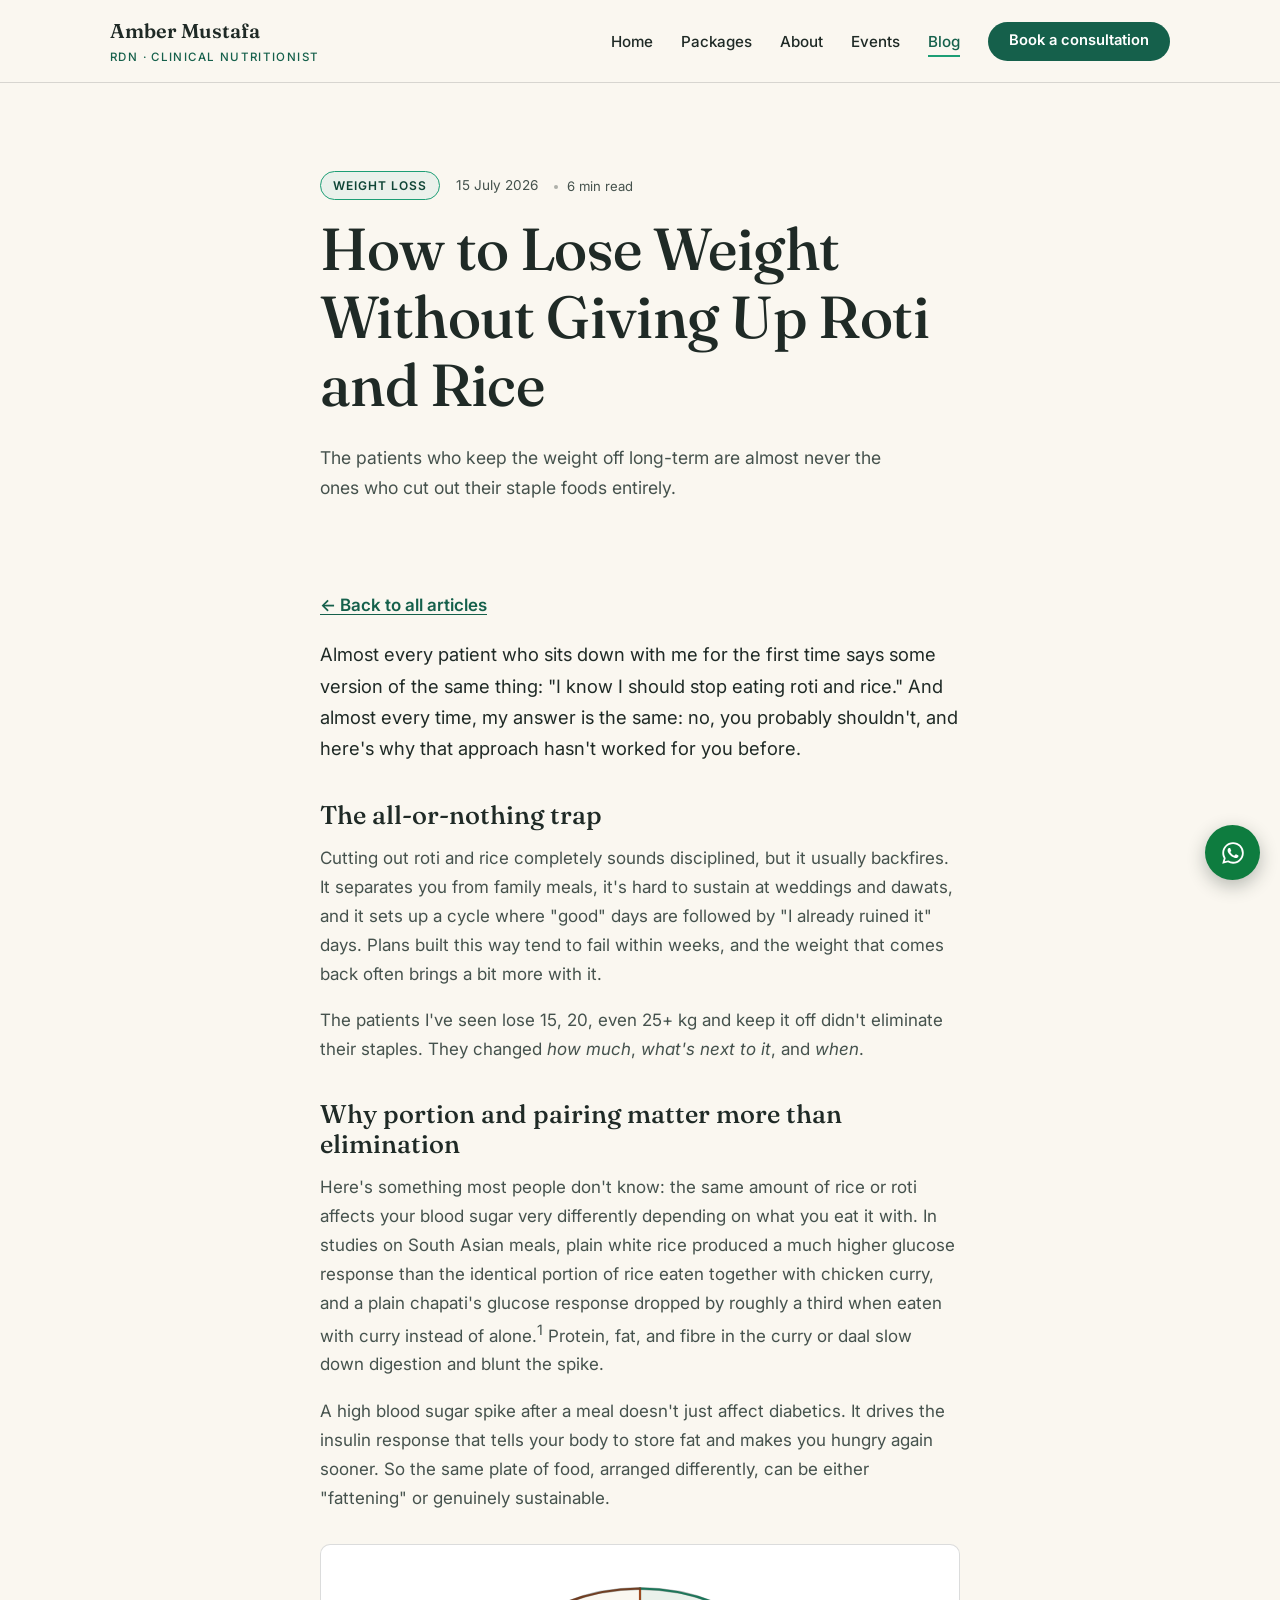
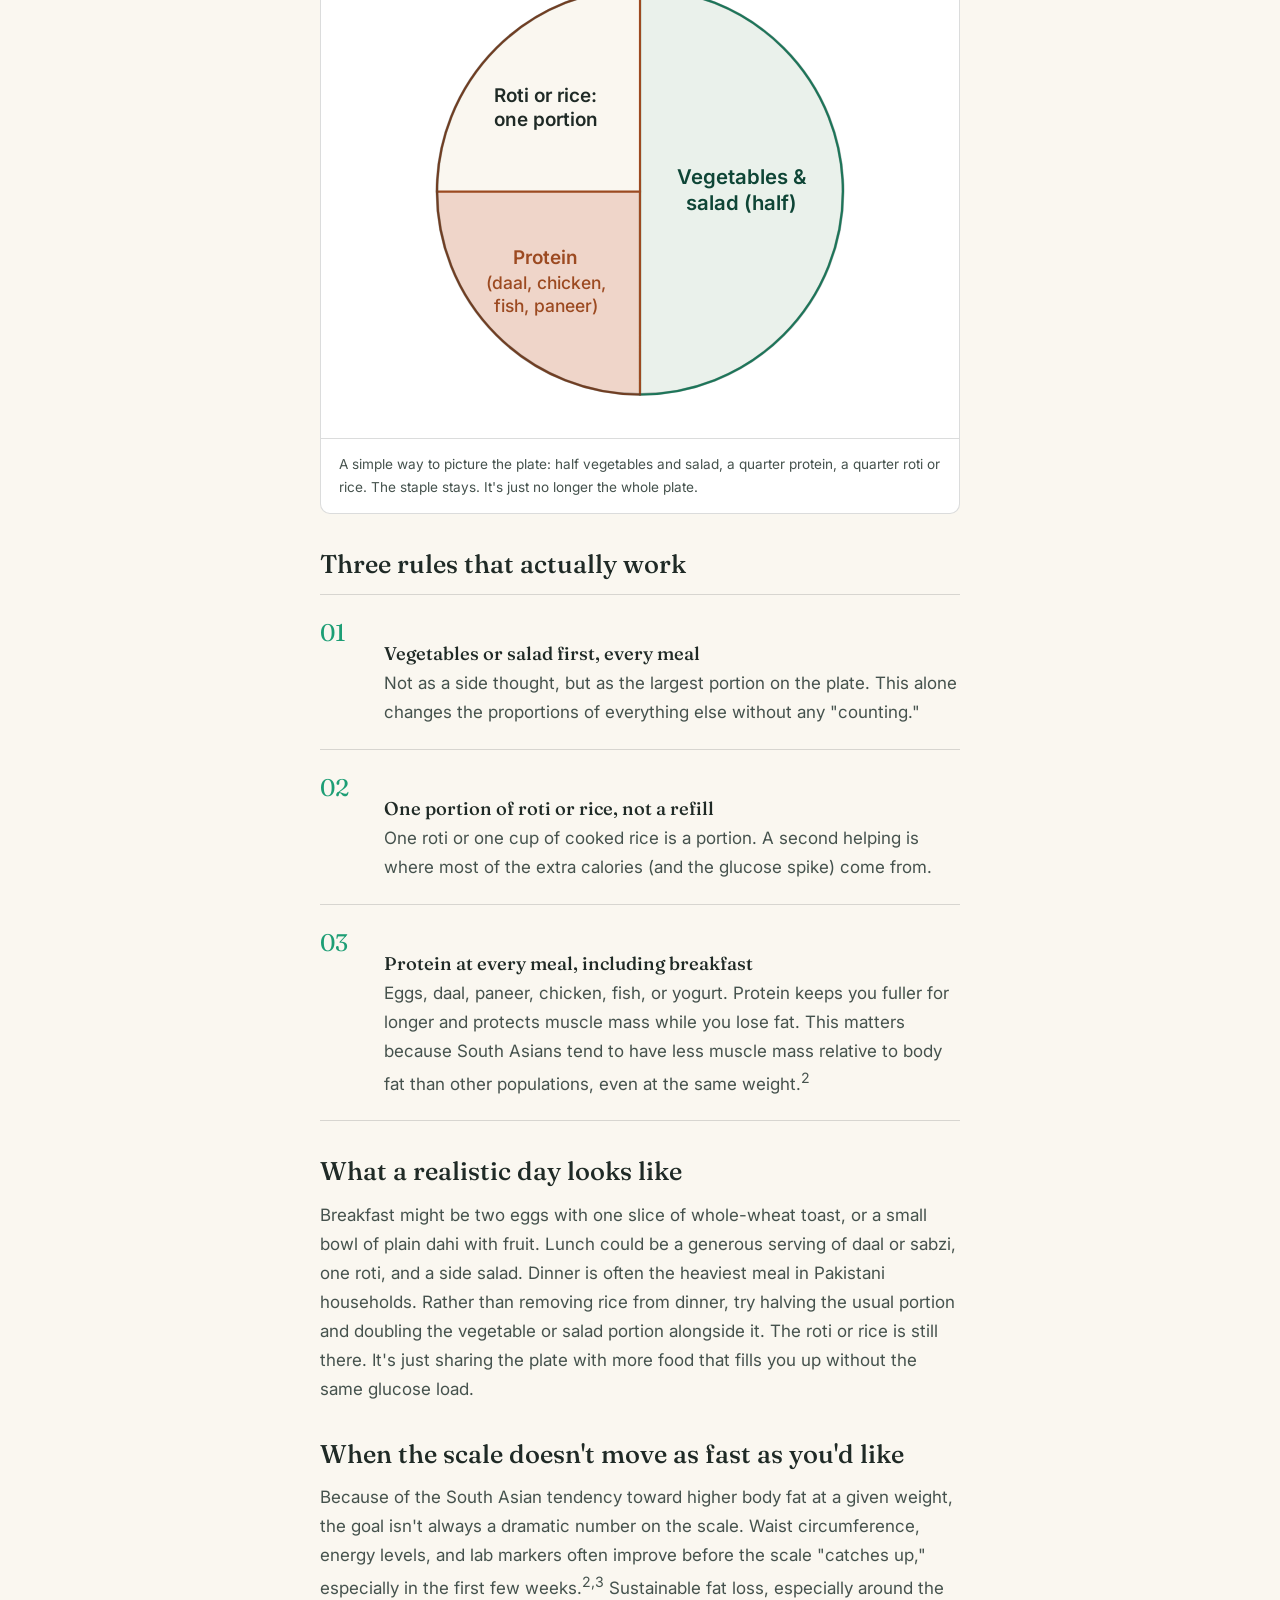
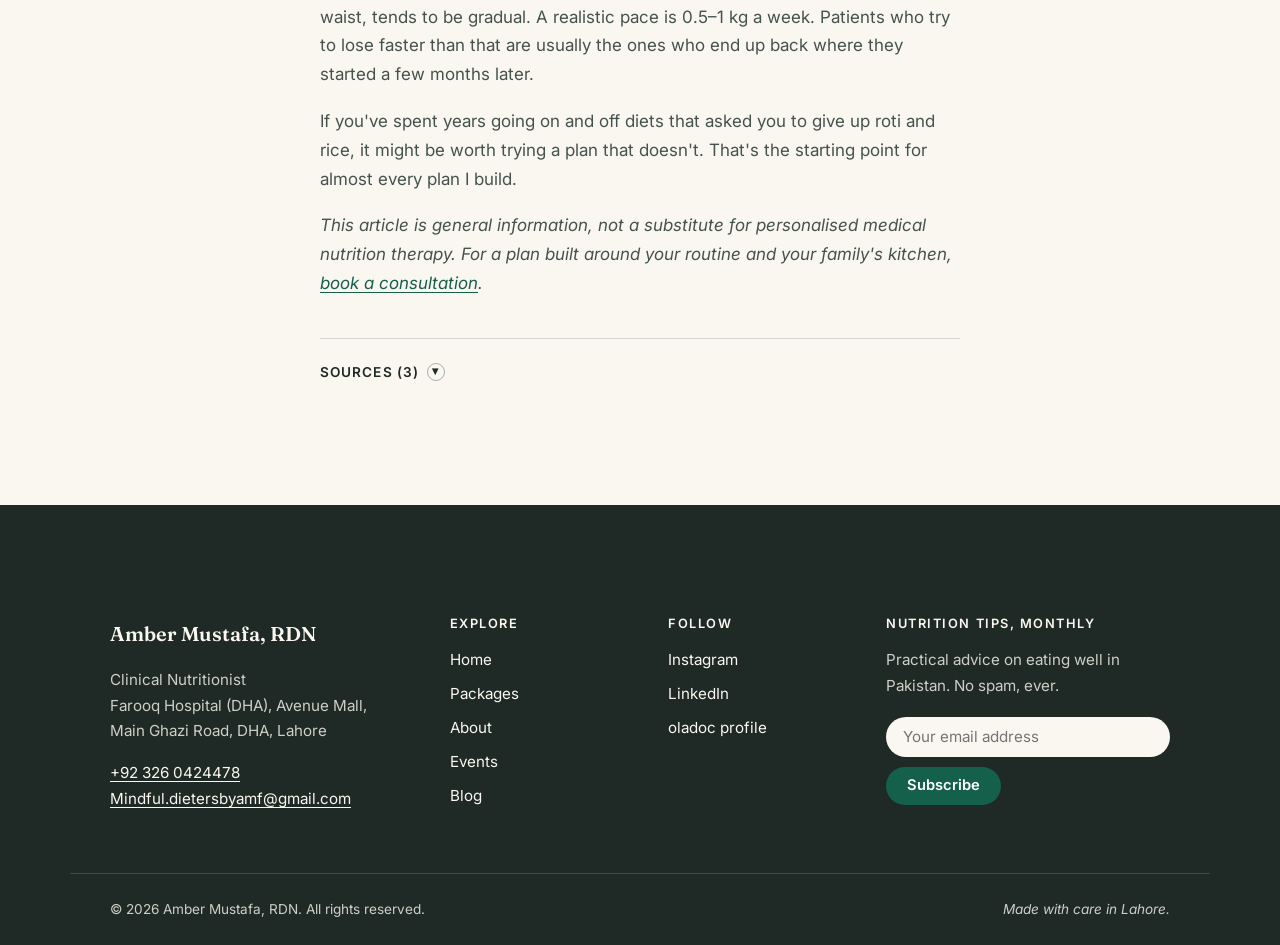
<file: post-roti-rice-weight-loss.html>
<!DOCTYPE html>
<html lang="en">
<head>
  <meta charset="UTF-8">
  <meta name="viewport" content="width=device-width, initial-scale=1.0">
  <title>How to Lose Weight Without Giving Up Roti and Rice | Amber Mustafa, RDN</title>
  <meta name="description" content="You don't have to choose between your weight goals and your family's dinner. A clinical dietitian explains portion strategy, protein pairing, and meal timing that let you keep roti and rice on the menu.">

  <!-- Open Graph -->
  <meta property="og:type" content="article">
  <meta property="og:title" content="How to Lose Weight Without Giving Up Roti and Rice">
  <meta property="og:description" content="Portion strategy, protein pairing, and meal timing that let you keep roti and rice on the menu while losing weight.">
  <meta property="og:image" content="assets/images/amber-headshot.jpeg">
  <meta property="og:locale" content="en_PK">

  <!-- Twitter Card -->
  <meta name="twitter:card" content="summary_large_image">
  <meta name="twitter:title" content="How to Lose Weight Without Giving Up Roti and Rice">
  <meta name="twitter:description" content="Portion strategy, protein pairing, and meal timing — keep roti and rice while losing weight.">
  <meta name="twitter:image" content="assets/images/amber-headshot.jpeg">

  <!-- Fonts -->
  <link rel="preconnect" href="https://fonts.googleapis.com">
  <link rel="preconnect" href="https://fonts.gstatic.com" crossorigin>
  <link href="https://fonts.googleapis.com/css2?family=Fraunces:opsz,wght@9..144,400;9..144,500;9..144,600&family=Inter:wght@400;500;600&display=swap" rel="stylesheet">

  <link rel="stylesheet" href="style.css">

  <script type="application/ld+json">
  {
    "@context": "https://schema.org",
    "@type": "Article",
    "headline": "How to Lose Weight Without Giving Up Roti and Rice",
    "datePublished": "2026-07-15",
    "author": { "@type": "Person", "name": "Amber Mustafa", "honorificSuffix": "RDN", "jobTitle": "Clinical Nutritionist" },
    "publisher": { "@type": "Person", "name": "Amber Mustafa" },
    "image": "assets/images/amber-headshot.jpeg",
    "about": "Sustainable weight loss with South Asian staple foods"
  }
  </script>
</head>
<body>

  <a class="skip-link" href="#main">Skip to content</a>

  <!-- ============ HEADER ============ -->
  <header class="site-header">
    <div class="container header-inner">
      <a href="index.html" class="brand" aria-label="Amber Mustafa, RDN — home">
        <span class="brand-name">Amber Mustafa</span>
        <span class="brand-title">RDN · Clinical Nutritionist</span>
      </a>

      <nav class="site-nav" aria-label="Main navigation">
        <button class="nav-toggle" aria-expanded="false" aria-controls="nav-menu" aria-label="Open menu">
          <span class="nav-toggle-bar"></span>
          <span class="nav-toggle-bar"></span>
        </button>
        <ul id="nav-menu" class="nav-menu">
          <li><a href="index.html">Home</a></li>
          <li><a href="index.html#packages">Packages</a></li>
          <li><a href="about.html">About</a></li>
          <li><a href="events.html">Events</a></li>
          <li><a href="blog.html" aria-current="page">Blog</a></li>
          <li class="nav-cta-item">
            <a class="btn btn-primary btn-small" href="https://wa.me/923260424478?text=Hi%20Amber%2C%20I%27d%20like%20to%20book%20a%20nutrition%20consultation." target="_blank" rel="noopener">Book a consultation</a>
          </li>
        </ul>
      </nav>
    </div>
  </header>

  <main id="main">
    <article class="blog-post">
      <header class="page-hero page-hero-simple">
        <div class="container story-narrow">
          <p class="post-meta"><span class="post-category">Weight loss</span> <time datetime="2026-07-15">15 July 2026</time> <span class="read-time">6 min read</span></p>
          <h1>How to Lose Weight Without Giving Up Roti and Rice</h1>
          <p class="hero-sub">The patients who keep the weight off long-term are almost never the ones who cut out their staple foods entirely.</p>
        </div>
      </header>

      <div class="container story-narrow post-body">
        <a class="text-link post-back" href="blog.html">&larr; Back to all articles</a>

        <p class="lead">
          Almost every patient who sits down with me for the first time says some version of the same
          thing: "I know I should stop eating roti and rice." And almost every time, my answer is the
          same: no, you probably shouldn't, and here's why that approach hasn't worked for you before.
        </p>

        <h2>The all-or-nothing trap</h2>
        <p>
          Cutting out roti and rice completely sounds disciplined, but it usually backfires. It separates
          you from family meals, it's hard to sustain at weddings and dawats, and it sets up a cycle where
          "good" days are followed by "I already ruined it" days. Plans built this way tend to fail within
          weeks, and the weight that comes back often brings a bit more with it.
        </p>
        <p>
          The patients I've seen lose 15, 20, even 25+ kg and keep it off didn't eliminate their staples.
          They changed <em>how much</em>, <em>what's next to it</em>, and <em>when</em>.
        </p>

        <h2>Why portion and pairing matter more than elimination</h2>
        <p>
          Here's something most people don't know: the same amount of rice or roti affects your blood
          sugar very differently depending on what you eat it with. In studies on South Asian meals,
          plain white rice produced a much higher glucose response than the identical portion of rice
          eaten together with chicken curry, and a plain chapati's glucose response dropped by roughly
          a third when eaten with curry instead of alone.<sup>1</sup> Protein, fat, and fibre in the
          curry or daal slow down digestion and blunt the spike.
        </p>
        <p>
          A high blood sugar spike after a meal doesn't just affect diabetics. It drives the insulin
          response that tells your body to store fat and makes you hungry again sooner. So the same plate
          of food, arranged differently, can be either "fattening" or genuinely sustainable.
        </p>

        <figure class="post-figure">
          <svg viewBox="0 0 440 340" role="img" aria-labelledby="plate-title plate-desc">
            <title id="plate-title">A balanced plate for weight loss</title>
            <desc id="plate-desc">A plate divided into half vegetables and salad, a quarter protein such as chicken, fish, daal or paneer, and a quarter roti or rice.</desc>
            <!-- vegetables: right half -->
            <path d="M220,170 L220,30 A140,140 0 0,1 220,310 Z" fill="var(--sage)" stroke="var(--teal-bright)" stroke-width="1.5"/>
            <!-- protein: bottom-left quarter -->
            <path d="M220,170 L220,310 A140,140 0 0,1 80,170 Z" fill="var(--terracotta)" fill-opacity="0.28" stroke="var(--rust)" stroke-width="1.5"/>
            <!-- roti/rice: top-left quarter -->
            <path d="M220,170 L80,170 A140,140 0 0,1 220,30 Z" fill="var(--cream)" stroke="var(--rust)" stroke-width="1.5"/>
            <circle cx="220" cy="170" r="140" fill="none" stroke="var(--line-strong)" stroke-width="2"/>
            <text x="290" y="165" font-family="Inter, sans-serif" font-size="14" font-weight="600" fill="var(--teal-deep)" text-anchor="middle">Vegetables &amp;</text>
            <text x="290" y="183" font-family="Inter, sans-serif" font-size="14" font-weight="600" fill="var(--teal-deep)" text-anchor="middle">salad (half)</text>
            <text x="155" y="220" font-family="Inter, sans-serif" font-size="13" font-weight="600" fill="var(--rust)" text-anchor="middle">Protein</text>
            <text x="155" y="237" font-family="Inter, sans-serif" font-size="12" font-weight="500" fill="var(--rust)" text-anchor="middle">(daal, chicken,</text>
            <text x="155" y="253" font-family="Inter, sans-serif" font-size="12" font-weight="500" fill="var(--rust)" text-anchor="middle">fish, paneer)</text>
            <text x="155" y="108" font-family="Inter, sans-serif" font-size="13" font-weight="600" fill="var(--ink)" text-anchor="middle">Roti or rice:</text>
            <text x="155" y="125" font-family="Inter, sans-serif" font-size="13" font-weight="600" fill="var(--ink)" text-anchor="middle">one portion</text>
          </svg>
          <figcaption>A simple way to picture the plate: half vegetables and salad, a quarter protein, a quarter roti or rice. The staple stays. It's just no longer the whole plate.</figcaption>
        </figure>

        <h2>Three rules that actually work</h2>
        <div class="step-box">
          <span class="step-num">01</span>
          <div>
            <h3>Vegetables or salad first, every meal</h3>
            <p>Not as a side thought, but as the largest portion on the plate. This alone changes the proportions of everything else without any "counting."</p>
          </div>
        </div>
        <div class="step-box">
          <span class="step-num">02</span>
          <div>
            <h3>One portion of roti or rice, not a refill</h3>
            <p>One roti or one cup of cooked rice is a portion. A second helping is where most of the extra calories (and the glucose spike) come from.</p>
          </div>
        </div>
        <div class="step-box">
          <span class="step-num">03</span>
          <div>
            <h3>Protein at every meal, including breakfast</h3>
            <p>Eggs, daal, paneer, chicken, fish, or yogurt. Protein keeps you fuller for longer and protects muscle mass while you lose fat. This matters because South Asians tend to have less muscle mass relative to body fat than other populations, even at the same weight.<sup>2</sup></p>
          </div>
        </div>

        <h2>What a realistic day looks like</h2>
        <p>
          Breakfast might be two eggs with one slice of whole-wheat toast, or a small bowl of plain dahi
          with fruit. Lunch could be a generous serving of daal or sabzi, one roti, and a side salad.
          Dinner is often the heaviest meal in Pakistani households. Rather than removing rice from
          dinner, try halving the usual portion and doubling the vegetable or salad portion alongside it.
          The roti or rice is still there. It's just sharing the plate with more food that fills you up
          without the same glucose load.
        </p>

        <h2>When the scale doesn't move as fast as you'd like</h2>
        <p>
          Because of the South Asian tendency toward higher body fat at a given weight, the goal isn't
          always a dramatic number on the scale. Waist circumference, energy levels, and lab markers
          often improve before the scale "catches up," especially in the first few weeks.<sup>2,3</sup>
          Sustainable fat loss, especially around the waist, tends to be gradual. A realistic pace is
          0.5–1 kg a week. Patients who try to lose faster than that are usually the ones who end up back
          where they started a few months later.
        </p>

        <p>
          If you've spent years going on and off diets that asked you to give up roti and rice, it might
          be worth trying a plan that doesn't. That's the starting point for almost every plan I build.
        </p>

        <p><em>This article is general information, not a substitute for personalised medical nutrition
        therapy. For a plan built around your routine and your family's kitchen, <a href="https://wa.me/923260424478?text=Hi%20Amber%2C%20I%27d%20like%20to%20book%20a%20nutrition%20consultation.">book a consultation</a>.</em></p>

        <div class="post-sources" data-collapsible>
          <button class="post-sources-toggle" aria-expanded="false">
            Sources (3) <span class="toggle-icon" aria-hidden="true">&#9662;</span>
          </button>
          <div class="post-sources-content">
            <ol>
              <li>Glycaemic responses of South Asian staple foods alone and combined with curried chicken as a mixed meal. <em>PubMed 24661372.</em></li>
              <li>Sattar N, Gill JMR. Type 2 diabetes in migrant South Asians: mechanisms, mitigation, and management. Adiposity and BMI thresholds. <em>PMC7531132.</em></li>
              <li>Ectopic fat distribution and adverse muscle composition in South Asians: findings from the UK Biobank. <em>PMC12746269 / PubMed 41473010.</em></li>
            </ol>
          </div>
        </div>
      </div>
    </article>
  </main>

  <!-- ============ FOOTER ============ -->
  <footer class="site-footer">
    <div class="container footer-grid">
      <div class="footer-brand">
        <p class="brand-name">Amber Mustafa, RDN</p>
        <p>Clinical Nutritionist<br>Farooq Hospital (DHA), Avenue Mall,<br>Main Ghazi Road, DHA, Lahore</p>
        <p><a href="tel:+923260424478">+92 326 0424478</a><br>
        <a href="mailto:Mindful.dietersbyamf@gmail.com">Mindful.dietersbyamf@gmail.com</a></p>
      </div>

      <nav class="footer-nav" aria-label="Footer navigation">
        <h3>Explore</h3>
        <ul>
          <li><a href="index.html">Home</a></li>
          <li><a href="index.html#packages">Packages</a></li>
          <li><a href="about.html">About</a></li>
          <li><a href="events.html">Events</a></li>
          <li><a href="blog.html">Blog</a></li>
        </ul>
      </nav>

      <div class="footer-social">
        <h3>Follow</h3>
        <ul>
          <li><a href="https://www.instagram.com/rd_amber_mustafa/" target="_blank" rel="noopener">Instagram</a></li>
          <li><a href="https://www.linkedin.com/in/amber-mustafa-rdn-b37b24142/" target="_blank" rel="noopener">LinkedIn</a></li>
          <li><a href="https://oladoc.com/pakistan/lahore/dr/dietitian/amber-mustafa/3514798" target="_blank" rel="noopener">oladoc profile</a></li>
        </ul>
      </div>

      <div class="footer-newsletter">
        <h3>Nutrition tips, monthly</h3>
        <p>Practical advice on eating well in Pakistan. No spam, ever.</p>
        <form id="newsletter-form" class="newsletter-form" novalidate>
          <label for="newsletter-email" class="visually-hidden">Email address</label>
          <input type="email" id="newsletter-email" name="email" placeholder="Your email address" required autocomplete="email">
          <button type="submit" class="btn btn-primary btn-small">Subscribe</button>
        </form>
        <p id="newsletter-thanks" class="newsletter-thanks" hidden>Thank you — you're on the list!</p>
      </div>
    </div>

    <div class="container footer-bottom">
      <p>&copy; <span id="year">2026</span> Amber Mustafa, RDN. All rights reserved.</p>
      <p class="footer-warm">Made with care in Lahore.</p>
    </div>
  </footer>

  <!-- ============ FLOATING WHATSAPP BUTTON ============ -->
  <a class="whatsapp-fab" href="https://wa.me/923260424478?text=Hi%20Amber%2C%20I%27d%20like%20to%20book%20a%20nutrition%20consultation." target="_blank" rel="noopener" aria-label="Chat with Amber on WhatsApp">
    <svg viewBox="0 0 24 24" width="26" height="26" aria-hidden="true" fill="currentColor"><path d="M12.04 2c-5.46 0-9.91 4.45-9.91 9.91 0 1.75.46 3.45 1.32 4.95L2.05 22l5.25-1.38a9.87 9.87 0 0 0 4.74 1.21c5.46 0 9.91-4.45 9.91-9.91 0-2.65-1.03-5.14-2.9-7.01A9.82 9.82 0 0 0 12.04 2zm0 18.15a8.2 8.2 0 0 1-4.19-1.15l-.3-.18-3.12.82.83-3.04-.2-.31a8.2 8.2 0 0 1-1.26-4.38c0-4.54 3.7-8.24 8.24-8.24 2.2 0 4.27.86 5.82 2.42a8.18 8.18 0 0 1 2.41 5.83c0 4.54-3.7 8.23-8.23 8.23zm4.52-6.16c-.25-.13-1.47-.72-1.69-.81-.23-.08-.39-.12-.56.13-.16.25-.64.8-.78.97-.14.16-.29.18-.54.06-.25-.13-1.05-.39-2-1.23-.74-.66-1.23-1.47-1.38-1.72-.14-.25-.01-.38.11-.51.11-.11.25-.29.37-.43.12-.14.16-.25.25-.41.08-.17.04-.31-.02-.43-.06-.13-.56-1.34-.76-1.84-.2-.48-.41-.42-.56-.43h-.48c-.17 0-.43.06-.66.31-.22.25-.86.85-.86 2.07 0 1.22.89 2.4 1.01 2.56.12.17 1.75 2.67 4.23 3.74.59.26 1.05.41 1.41.52.59.19 1.13.16 1.56.1.48-.07 1.47-.6 1.67-1.18.21-.58.21-1.07.14-1.18-.06-.11-.22-.17-.47-.3z"/></svg>
    <span class="whatsapp-fab-label">Chat on WhatsApp</span>
  </a>

  <script src="script.js"></script>
</body>
</html>
</file>
<file: style.css>
/* ============================================================
   Amber Mustafa, RDN — Clinical Nutritionist, Lahore
   Design system: "Warm Editorial"
   Type:    Fraunces (display serif) + Inter (body sans)
   Palette: cream base, ink text, deep teal primary,
            terracotta editorial accent, WhatsApp green for booking
   ============================================================ */

/* ---------- Custom properties ---------- */
:root {
  --cream:        #FAF7F0;
  --white:        #FFFFFF;
  --ink:          #1F2A26;
  --ink-soft:     #45524D;
  --teal:         #15604B;   /* primary — her #1D9E75 deepened for contrast */
  --teal-bright:  #1D9E75;   /* original letterhead teal, used as accent */
  --teal-deep:    #0E4536;
  --sage:         #EAF1EB;
  --rust:         #9C4A21;   /* terracotta, darkened for AA text */
  --terracotta:   #C5683F;   /* decorative only */
  --whatsapp:     #0E7C3F;   /* WhatsApp green deepened for WCAG AA with white text */
  --star:         #F2B33D;   /* warm rating-star yellow */
  --line:         rgba(31, 42, 38, 0.16);
  --line-strong:  rgba(31, 42, 38, 0.35);

  --font-display: "Fraunces", Georgia, serif;
  --font-body:    "Inter", -apple-system, "Segoe UI", sans-serif;

  --container:    1140px;
  --section-pad:  clamp(4rem, 9vw, 7rem);
  --radius:       10px;
}

/* ---------- Reset & base ---------- */
*,
*::before,
*::after { box-sizing: border-box; margin: 0; padding: 0; }

html { scroll-behavior: smooth; }

@media (prefers-reduced-motion: reduce) {
  html { scroll-behavior: auto; }
  *, *::before, *::after {
    animation-duration: 0.01ms !important;
    animation-iteration-count: 1 !important;
    transition-duration: 0.01ms !important;
  }
}

body {
  font-family: var(--font-body);
  font-size: 1.0625rem;
  line-height: 1.7;
  color: var(--ink);
  background: var(--cream);
  -webkit-font-smoothing: antialiased;
}

img { max-width: 100%; height: auto; display: block; }

h1, h2, h3, h4 {
  font-family: var(--font-display);
  font-weight: 500;
  line-height: 1.15;
  color: var(--ink);
}

h1 { font-size: clamp(2.3rem, 5.2vw, 3.7rem); letter-spacing: -0.01em; }

a { color: var(--teal); text-decoration-thickness: 1px; text-underline-offset: 3px; }
a:hover { color: var(--teal-deep); }

a:focus-visible,
button:focus-visible,
input:focus-visible {
  outline: 3px solid var(--teal-bright);
  outline-offset: 3px;
  border-radius: 2px;
}

::selection { background: var(--teal-bright); color: var(--white); }

/* ---------- Utilities ---------- */
.container {
  max-width: var(--container);
  margin-inline: auto;
  padding-inline: clamp(1.25rem, 4vw, 2.5rem);
}

.visually-hidden {
  position: absolute;
  width: 1px; height: 1px;
  margin: -1px; padding: 0;
  overflow: hidden;
  clip: rect(0 0 0 0);
  white-space: nowrap;
  border: 0;
}

.skip-link {
  position: absolute;
  top: -100%;
  left: 1rem;
  z-index: 200;
  padding: 0.6rem 1.2rem;
  background: var(--ink);
  color: var(--cream);
  border-radius: 0 0 var(--radius) var(--radius);
}
.skip-link:focus { top: 0; color: var(--cream); }

.eyebrow {
  font-size: 0.8rem;
  font-weight: 600;
  letter-spacing: 0.14em;
  text-transform: uppercase;
  color: var(--rust);
  margin-bottom: 1rem;
}

.section-heading {
  font-size: clamp(1.8rem, 3.6vw, 2.6rem);
  max-width: 22ch;
  margin-bottom: 1.25rem;
}

.section-sub {
  max-width: 58ch;
  color: var(--ink-soft);
  margin-bottom: 3rem;
}

.text-link {
  font-weight: 600;
  color: var(--teal);
}

.soft-cta {
  margin-top: 3.5rem;
  padding-top: 1.75rem;
  border-top: 1px solid var(--line);
  max-width: 52ch;
  color: var(--ink-soft);
}

/* ---------- Buttons ---------- */
.btn {
  display: inline-flex;
  align-items: center;
  gap: 0.6rem;
  padding: 0.95rem 1.8rem;
  font-family: var(--font-body);
  font-size: 1rem;
  font-weight: 600;
  line-height: 1.2;
  text-decoration: none;
  border: 1.5px solid transparent;
  border-radius: 999px;
  cursor: pointer;
  transition: background-color 0.18s ease, color 0.18s ease, border-color 0.18s ease, transform 0.18s ease;
}
.btn:hover { transform: translateY(-1px); }
.btn .icon { flex-shrink: 0; }

.btn-primary {
  background: var(--teal);
  color: var(--white);
}
.btn-primary:hover { background: var(--teal-deep); color: var(--white); }

.btn-whatsapp {
  background: var(--whatsapp);
  color: var(--white);
}
.btn-whatsapp:hover { background: #0A5E2F; color: var(--white); }

.btn-secondary {
  background: transparent;
  color: var(--teal);
  border-color: var(--teal);
}
.btn-secondary:hover { background: var(--teal); color: var(--white); }

.btn-secondary-light {
  color: var(--cream);
  border-color: var(--cream);
}
.btn-secondary-light:hover { background: var(--cream); color: var(--teal-deep); }

.btn-small { padding: 0.6rem 1.25rem; font-size: 0.92rem; }

/* ---------- Header ---------- */
.site-header {
  position: sticky;
  top: 0;
  z-index: 100;
  background: var(--cream);
  border-bottom: 1px solid var(--line);
}

.header-inner {
  display: flex;
  align-items: center;
  justify-content: space-between;
  gap: 1rem;
  padding-block: 0.9rem;
}

.brand { text-decoration: none; }
.brand-name {
  display: block;
  font-family: var(--font-display);
  font-size: 1.25rem;
  font-weight: 600;
  color: var(--ink);
}
.brand-title {
  display: block;
  font-size: 0.72rem;
  font-weight: 500;
  letter-spacing: 0.12em;
  text-transform: uppercase;
  color: var(--teal);
}

.nav-menu {
  display: flex;
  align-items: center;
  gap: 1.75rem;
  list-style: none;
}
.nav-menu a:not(.btn) {
  font-size: 0.95rem;
  font-weight: 500;
  color: var(--ink);
  text-decoration: none;
  padding-block: 0.25rem;
  border-bottom: 2px solid transparent;
  transition: border-color 0.18s ease, color 0.18s ease;
}
.nav-menu a:not(.btn):hover,
.nav-menu a:not(.btn)[aria-current="page"] {
  color: var(--teal);
  border-bottom-color: var(--teal-bright);
}

.nav-toggle {
  display: none;
  flex-direction: column;
  justify-content: center;
  gap: 6px;
  width: 44px;
  height: 44px;
  background: none;
  border: 1px solid var(--line-strong);
  border-radius: 8px;
  cursor: pointer;
}
.nav-toggle-bar {
  display: block;
  width: 20px;
  height: 2px;
  margin-inline: auto;
  background: var(--ink);
  transition: transform 0.18s ease;
}
.nav-toggle[aria-expanded="true"] .nav-toggle-bar:first-child { transform: translateY(4px) rotate(45deg); }
.nav-toggle[aria-expanded="true"] .nav-toggle-bar:last-child { transform: translateY(-4px) rotate(-45deg); }

/* ---------- Hero ---------- */
.hero { padding-top: clamp(3rem, 7vw, 5.5rem); }

.hero-grid {
  display: grid;
  grid-template-columns: minmax(0, 7fr) minmax(0, 5fr);
  gap: clamp(2.5rem, 6vw, 5rem);
  align-items: center;
}

.hero-sub {
  max-width: 54ch;
  font-size: 1.1rem;
  color: var(--ink-soft);
  margin-top: 1.5rem;
}

.hero-ctas {
  display: flex;
  flex-wrap: wrap;
  gap: 0.9rem;
  margin-top: 2.25rem;
}

.hero-fees {
  margin-top: 1.1rem;
  font-size: 0.92rem;
  color: var(--ink-soft);
}

.hero-photo { justify-self: center; }

.photo-frame {
  position: relative;
  max-width: 380px;
  border-radius: 220px 220px var(--radius) var(--radius);
  overflow: hidden;
  border: 1px solid var(--line-strong);
  box-shadow: 14px 14px 0 0 var(--teal);
  margin-right: 14px;
  margin-bottom: 14px;
}
.photo-frame img { width: 100%; }

.photo-frame-alt {
  border-radius: var(--radius) 220px var(--radius) var(--radius);
  box-shadow: -14px 14px 0 0 var(--terracotta);
  margin-right: 0;
  margin-left: 14px;
}

/* Trust strip */
.trust-strip {
  display: grid;
  grid-template-columns: repeat(4, 1fr);
  list-style: none;
  margin-block: clamp(3rem, 6vw, 4.5rem) 0;
  border-top: 1px solid var(--line);
  border-bottom: 1px solid var(--line);
}
.trust-strip li {
  padding: 1.4rem 1rem;
  text-align: center;
}
.trust-strip li + li { border-left: 1px solid var(--line); }
.trust-strip strong {
  display: block;
  font-family: var(--font-display);
  font-size: 1.45rem;
  font-weight: 600;
  color: var(--teal);
}
.trust-strip span {
  font-size: 0.85rem;
  color: var(--ink-soft);
}

/* ---------- Empathy ---------- */
.empathy {
  background: var(--white);
  padding-block: var(--section-pad);
  margin-top: var(--section-pad);
  border-top: 1px solid var(--line);
  border-bottom: 1px solid var(--line);
}
.empathy-grid {
  display: grid;
  grid-template-columns: minmax(0, 5fr) minmax(0, 7fr);
  gap: clamp(2rem, 5vw, 4.5rem);
}
.empathy-copy p + p { margin-top: 1.25rem; }
.empathy-copy { color: var(--ink-soft); }

/* ---------- Services ---------- */
.services { padding-block: var(--section-pad); }

.services-list {
  list-style: none;
  margin-top: 3rem;
  border-top: 1px solid var(--line);
}

.service-item {
  display: grid;
  grid-template-columns: 5rem minmax(0, 1fr);
  gap: clamp(1rem, 4vw, 3rem);
  padding-block: 2rem;
  border-bottom: 1px solid var(--line);
  transition: background-color 0.18s ease;
}
.service-item:hover { background: var(--sage); }

.service-num {
  font-family: var(--font-display);
  font-size: 1.6rem;
  font-weight: 400;
  color: var(--rust);
  line-height: 1.3;
}

.service-body h3 { font-size: 1.4rem; margin-bottom: 0.5rem; }
.service-body p { max-width: 62ch; color: var(--ink-soft); }

/* ---------- About snippet ---------- */
.about-snippet {
  background: var(--sage);
  padding-block: var(--section-pad);
  border-top: 1px solid var(--line);
  border-bottom: 1px solid var(--line);
}

.about-grid {
  display: grid;
  grid-template-columns: minmax(0, 4fr) minmax(0, 7fr);
  gap: clamp(2.5rem, 6vw, 5rem);
  align-items: center;
}

.about-photo { justify-self: center; }
.about-photo .photo-frame { max-width: 320px; }

.about-copy p { color: var(--ink-soft); }

.badge-row {
  display: flex;
  flex-wrap: wrap;
  gap: 0.6rem;
  list-style: none;
  margin-block: 1.75rem;
}
.badge {
  padding: 0.4rem 0.95rem;
  font-size: 0.85rem;
  font-weight: 500;
  color: var(--teal-deep);
  background: var(--white);
  border: 1px solid var(--teal-bright);
  border-radius: 999px;
}

/* ---------- Testimonials ---------- */
.testimonials { padding-block: var(--section-pad); }

.testimonial-columns {
  columns: 3 290px;
  column-gap: 1.5rem;
}
.testimonial-columns-two { columns: 2 320px; }

.testimonial {
  break-inside: avoid;
  margin-bottom: 1.5rem;
  padding: 1.75rem;
  background: var(--white);
  border: 1px solid var(--line);
  border-radius: var(--radius);
  transition: transform 0.25s ease, box-shadow 0.25s ease, border-color 0.25s ease;
}
.testimonial:hover {
  transform: translateY(-4px);
  border-color: var(--teal-bright);
  box-shadow: 0 14px 30px rgba(31, 42, 38, 0.1);
}

.stars {
  color: var(--star);
  font-size: 1.15rem;
  letter-spacing: 0.18em;
  line-height: 1;
  margin-bottom: 0.9rem;
  text-shadow: 0 1px 0 rgba(31, 42, 38, 0.12);
}

/* ---------- Reviews carousel ---------- */
.carousel { position: relative; }

.carousel-viewport { overflow: hidden; }

.carousel-track {
  display: flex;
  gap: 1.5rem;
  list-style: none;
  transition: transform 0.55s cubic-bezier(0.33, 1, 0.68, 1);
}

.carousel-slide {
  flex: 0 0 calc((100% - 3rem) / 3);
  display: flex;
}
.carousel-slide .testimonial {
  display: flex;
  flex-direction: column;
  margin-bottom: 0.5rem;
  width: 100%;
  box-shadow: 0 6px 18px rgba(31, 42, 38, 0.06);
}
.carousel-slide blockquote { flex: 1; }
.carousel-slide figcaption { margin-top: 1.25rem; }

.carousel-controls {
  display: flex;
  align-items: center;
  justify-content: center;
  gap: 1.25rem;
  margin-top: 2rem;
}

.carousel-btn {
  display: inline-flex;
  align-items: center;
  justify-content: center;
  width: 46px;
  height: 46px;
  background: var(--white);
  color: var(--teal);
  border: 1px solid var(--line-strong);
  border-radius: 50%;
  cursor: pointer;
  transition: background-color 0.2s ease, color 0.2s ease, border-color 0.2s ease, transform 0.2s ease;
}
.carousel-btn:hover {
  background: var(--teal);
  color: var(--white);
  border-color: var(--teal);
  transform: translateY(-2px);
}

.carousel-dots {
  display: flex;
  align-items: center;
  gap: 0.5rem;
}
.carousel-dot {
  width: 9px;
  height: 9px;
  padding: 0;
  background: var(--line-strong);
  border: none;
  border-radius: 999px;
  cursor: pointer;
  transition: background-color 0.25s ease, width 0.25s ease;
}
.carousel-dot[aria-selected="true"] {
  width: 26px;
  background: var(--teal);
}
.carousel-dot:hover { background: var(--teal-bright); }

@media (max-width: 980px) {
  .carousel-slide { flex-basis: calc((100% - 1.5rem) / 2); }
}
@media (max-width: 640px) {
  .carousel-slide { flex-basis: 100%; }
}

/* ---------- Scroll reveal (subtle, JS-driven, once per element) ---------- */
.reveal {
  opacity: 0;
  transform: translateY(16px);
  transition: opacity 0.55s ease, transform 0.55s ease;
  transition-delay: var(--reveal-delay, 0s);
}
.reveal.in-view {
  opacity: 1;
  transform: none;
}
@media (prefers-reduced-motion: reduce) {
  .reveal { opacity: 1; transform: none; }
}
.testimonial blockquote p {
  font-size: 0.98rem;
  color: var(--ink-soft);
}
.testimonial figcaption {
  margin-top: 1.1rem;
  font-weight: 600;
  font-size: 0.92rem;
  display: flex;
  align-items: center;
  justify-content: space-between;
  gap: 0.75rem;
  flex-wrap: wrap;
}

.verified-badge {
  font-size: 0.72rem;
  font-weight: 600;
  letter-spacing: 0.05em;
  text-transform: uppercase;
  color: var(--teal);
  background: var(--sage);
  border: 1px solid var(--teal-bright);
  border-radius: 999px;
  padding: 0.2rem 0.65rem;
  white-space: nowrap;
}

/* ---------- Events ---------- */
.events {
  padding-block: var(--section-pad);
}

.events-subheading {
  font-family: var(--font-body);
  font-size: 0.85rem;
  font-weight: 600;
  letter-spacing: 0.12em;
  text-transform: uppercase;
  color: var(--ink-soft);
  margin: 2.75rem 0 1.25rem;
}

.event-grid {
  display: grid;
  grid-template-columns: repeat(auto-fit, minmax(260px, 1fr));
  gap: 1.5rem;
}

.event-card {
  padding: 1.75rem;
  border: 1px solid var(--line);
  border-radius: var(--radius);
  background: var(--cream);
  transition: transform 0.25s ease, box-shadow 0.25s ease;
}
.event-card:hover {
  transform: translateY(-4px);
  box-shadow: 0 12px 26px rgba(31, 42, 38, 0.09);
}
.event-card.upcoming { border-left: 4px solid var(--teal-bright); }
.event-card.past { background: var(--white); color: var(--ink-soft); }

.event-date {
  font-size: 0.8rem;
  font-weight: 600;
  letter-spacing: 0.08em;
  text-transform: uppercase;
  color: var(--rust);
  margin-bottom: 0.6rem;
}
.event-card h4 { font-size: 1.2rem; margin-bottom: 0.6rem; }
.event-card p { font-size: 0.95rem; color: var(--ink-soft); }

.event-image {
  margin: -1.75rem -1.75rem 1.1rem;
  border-radius: var(--radius) var(--radius) 0 0;
  overflow: hidden;
  border-bottom: 1px solid var(--line);
}
.event-image img { display: block; width: 100%; height: 180px; object-fit: cover; }

/* Clickable event cards (link to detail pages) */
a.event-card {
  display: block;
  text-decoration: none;
  color: inherit;
}
a.event-card.past:hover { color: var(--ink-soft); }
a.event-card .event-field strong { color: var(--ink); }
.event-field { margin-bottom: 0.35rem; font-size: 0.95rem; }
.event-field strong { color: var(--ink); }
.event-card-more {
  display: inline-block;
  margin-top: 0.85rem;
  font-size: 0.88rem;
  font-weight: 600;
  color: var(--teal);
}
a.event-card:hover .event-card-more { text-decoration: underline; }

.events-cta {
  margin-top: 2.75rem;
  text-align: center;
}

/* Event detail page galleries */
.event-gallery {
  display: grid;
  grid-template-columns: repeat(auto-fit, minmax(220px, 1fr));
  gap: 1rem;
  margin: 2rem 0;
}
.event-gallery figure {
  margin: 0;
  border: 1px solid var(--line);
  border-radius: var(--radius);
  overflow: hidden;
  background: var(--white);
}
.event-gallery img { display: block; width: 100%; height: 230px; object-fit: cover; }
.event-gallery figcaption {
  padding: 0.65rem 0.9rem;
  font-size: 0.82rem;
  color: var(--ink-soft);
  border-top: 1px solid var(--line);
}

/* Events listing page */
.events-page .event-grid { margin-bottom: 0.5rem; }
.events-page-intro { max-width: 62ch; }

/* ---------- Packages ---------- */
.packages {
  background: var(--white);
  padding-block: var(--section-pad);
  border-top: 1px solid var(--line);
  border-bottom: 1px solid var(--line);
}

.package-grid {
  display: grid;
  grid-template-columns: repeat(auto-fit, minmax(280px, 1fr));
  gap: 1.5rem;
  align-items: start;
}

.package-card {
  position: relative;
  padding: 2.25rem 1.9rem;
  background: var(--white);
  border: 1px solid var(--line);
  border-radius: var(--radius);
  transition: border-color 0.18s ease, transform 0.18s ease;
}
.package-card:hover { border-color: var(--teal-bright); transform: translateY(-3px); }

.package-featured {
  border: 2px solid var(--teal);
  background: var(--sage);
}

.package-flag {
  position: absolute;
  top: -0.85rem;
  left: 1.9rem;
  padding: 0.25rem 0.9rem;
  font-size: 0.75rem;
  font-weight: 600;
  letter-spacing: 0.08em;
  text-transform: uppercase;
  color: var(--white);
  background: var(--teal);
  border-radius: 999px;
}

.package-card h3 { font-size: 1.5rem; }
.package-tagline { color: var(--ink-soft); font-size: 0.95rem; margin-top: 0.3rem; }

.package-price {
  font-family: var(--font-display);
  font-size: 2rem;
  font-weight: 600;
  color: var(--teal);
  margin-block: 1.1rem;
  padding-bottom: 1.1rem;
  border-bottom: 1px solid var(--line);
}

.package-includes {
  list-style: none;
  margin-bottom: 1.4rem;
}
.package-includes li {
  position: relative;
  padding-left: 1.5rem;
  font-size: 0.95rem;
  color: var(--ink-soft);
  margin-bottom: 0.55rem;
}
.package-includes li::before {
  content: "✓";
  position: absolute;
  left: 0;
  font-weight: 700;
  color: var(--teal-bright);
}

.package-fit {
  font-size: 0.9rem;
  color: var(--ink-soft);
  padding-top: 1rem;
  border-top: 1px solid var(--line);
}

.packages-cta { margin-top: 3rem; text-align: center; }

/* ---------- Final CTA ---------- */
.final-cta {
  background: var(--teal-deep);
  color: var(--cream);
  padding-block: var(--section-pad);
  text-align: center;
}
.final-cta h2 {
  font-size: clamp(1.9rem, 4vw, 2.8rem);
  color: var(--cream);
  max-width: 24ch;
  margin-inline: auto;
}
.final-cta p {
  margin-top: 1.5rem;
  color: rgba(250, 247, 240, 0.85);
}
.final-ctas { justify-content: center; margin-top: 2.25rem; }
.reassurance {
  font-size: 0.95rem;
  font-style: italic;
}

/* ---------- Footer ---------- */
.site-footer {
  background: var(--ink);
  color: rgba(250, 247, 240, 0.8);
  padding-top: var(--section-pad);
  font-size: 0.95rem;
}
.site-footer a { color: var(--cream); }
.site-footer a:hover { color: var(--teal-bright); }

.footer-grid {
  display: grid;
  grid-template-columns: 1.4fr 0.8fr 0.8fr 1.4fr;
  gap: clamp(2rem, 5vw, 3.5rem);
  padding-bottom: 3.5rem;
}

.footer-brand .brand-name {
  color: var(--cream);
  margin-bottom: 0.75rem;
}
.footer-brand p + p { margin-top: 1rem; }

.site-footer h3 {
  font-family: var(--font-body);
  font-size: 0.8rem;
  font-weight: 600;
  letter-spacing: 0.12em;
  text-transform: uppercase;
  color: var(--cream);
  margin-bottom: 1rem;
}

.footer-nav ul,
.footer-social ul { list-style: none; }
.footer-nav li,
.footer-social li { margin-bottom: 0.5rem; }
.footer-nav a,
.footer-social a { text-decoration: none; }
.footer-nav a:hover,
.footer-social a:hover { text-decoration: underline; }

.newsletter-form {
  display: flex;
  flex-wrap: wrap;
  gap: 0.6rem;
  margin-top: 1.1rem;
}
.newsletter-form input {
  flex: 1 1 180px;
  padding: 0.6rem 1rem;
  font-family: var(--font-body);
  font-size: 0.95rem;
  color: var(--ink);
  background: var(--cream);
  border: 1px solid transparent;
  border-radius: 999px;
}
.newsletter-thanks {
  margin-top: 0.9rem;
  font-weight: 600;
  color: #7CCDA4; /* readable on dark footer */
}

.footer-bottom {
  display: flex;
  flex-wrap: wrap;
  justify-content: space-between;
  gap: 0.75rem;
  padding-block: 1.5rem;
  border-top: 1px solid rgba(250, 247, 240, 0.15);
  font-size: 0.85rem;
}
.footer-warm { font-style: italic; }

/* ---------- Floating WhatsApp button ---------- */
.whatsapp-fab {
  position: fixed;
  right: 1.25rem;
  bottom: 1.25rem;
  z-index: 150;
  display: inline-flex;
  align-items: center;
  gap: 0;
  padding: 0.9rem;
  background: var(--whatsapp);
  color: var(--white);
  border-radius: 999px;
  text-decoration: none;
  box-shadow: 0 6px 18px rgba(31, 42, 38, 0.3);
  animation: fab-pulse 2s ease-out 1.2s 3;
  transition: padding 0.2s ease, background-color 0.18s ease;
}
.whatsapp-fab:hover,
.whatsapp-fab:focus-visible { background: #0A5E2F; color: var(--white); }

.whatsapp-fab-label {
  max-width: 0;
  overflow: hidden;
  white-space: nowrap;
  font-size: 0.95rem;
  font-weight: 600;
  transition: max-width 0.25s ease, margin-left 0.25s ease;
}
.whatsapp-fab:hover .whatsapp-fab-label,
.whatsapp-fab:focus-visible .whatsapp-fab-label {
  max-width: 180px;
  margin-left: 0.6rem;
}

@keyframes fab-pulse {
  0%   { box-shadow: 0 6px 18px rgba(31, 42, 38, 0.3), 0 0 0 0 rgba(14, 124, 63, 0.45); }
  70%  { box-shadow: 0 6px 18px rgba(31, 42, 38, 0.3), 0 0 0 16px rgba(14, 124, 63, 0); }
  100% { box-shadow: 0 6px 18px rgba(31, 42, 38, 0.3), 0 0 0 0 rgba(14, 124, 63, 0); }
}

@media (prefers-reduced-motion: reduce) {
  .whatsapp-fab { animation: none; }
}

/* ---------- About page ---------- */
.page-hero { padding-block: clamp(3rem, 7vw, 5.5rem) 0; }
.page-hero .hero-grid { align-items: center; }
.page-hero-simple { padding-bottom: clamp(2rem, 5vw, 3.5rem); }

.story { padding-block: var(--section-pad); }
.story-narrow { max-width: 720px; }
.story p + p,
.philosophy p + p { margin-top: 1.25rem; }
.story p, .philosophy p { color: var(--ink-soft); }
.story strong, .philosophy strong { color: var(--ink); }

.credentials {
  background: var(--white);
  padding-block: var(--section-pad);
  border-top: 1px solid var(--line);
  border-bottom: 1px solid var(--line);
}
.credential-grid {
  display: grid;
  grid-template-columns: repeat(auto-fit, minmax(230px, 1fr));
  gap: 1.5rem;
  margin-top: 2.5rem;
}
.credential-card {
  padding: 1.75rem;
  background: var(--cream);
  border: 1px solid var(--line);
  border-top: 4px solid var(--teal-bright);
  border-radius: var(--radius);
  transition: transform 0.25s ease, box-shadow 0.25s ease;
}
.credential-card:hover {
  transform: translateY(-4px);
  box-shadow: 0 12px 26px rgba(31, 42, 38, 0.09);
}
.credential-type {
  font-size: 0.75rem;
  font-weight: 600;
  letter-spacing: 0.1em;
  text-transform: uppercase;
  color: var(--rust);
  margin-bottom: 0.5rem;
}
.credential-card h3 { font-size: 1.3rem; margin-bottom: 0.5rem; }
.credential-card p { font-size: 0.93rem; color: var(--ink-soft); }

.philosophy { padding-block: var(--section-pad); }

.affiliations {
  background: var(--sage);
  padding-block: var(--section-pad);
  border-top: 1px solid var(--line);
  border-bottom: 1px solid var(--line);
}
.affiliation-list {
  list-style: none;
  margin-top: 2rem;
  border-top: 1px solid var(--line);
}
.affiliation-list li {
  padding-block: 1.6rem;
  border-bottom: 1px solid var(--line);
}
.affiliation-list h3 { font-size: 1.25rem; margin-bottom: 0.35rem; }
.affiliation-list p { color: var(--ink-soft); max-width: 62ch; }

/* ---------- Blog page ---------- */
.blog-listing { padding-block: clamp(2rem, 5vw, 3.5rem) var(--section-pad); }

.blog-layout {
  display: grid;
  grid-template-columns: minmax(0, 8fr) minmax(0, 4fr);
  gap: clamp(2.5rem, 6vw, 4.5rem);
  align-items: start;
}

.post-card {
  padding: 2.25rem 0;
  border-top: 1px solid var(--line);
}
.post-card:last-child { border-bottom: 1px solid var(--line); }

.post-meta {
  display: flex;
  align-items: center;
  gap: 1rem;
  font-size: 0.85rem;
  color: var(--ink-soft);
  margin-bottom: 0.9rem;
}
.post-category {
  font-weight: 600;
  font-size: 0.75rem;
  letter-spacing: 0.08em;
  text-transform: uppercase;
  color: var(--teal-deep);
  background: var(--sage);
  border: 1px solid var(--teal-bright);
  border-radius: 999px;
  padding: 0.2rem 0.75rem;
}

.post-card h2 { font-size: clamp(1.4rem, 2.6vw, 1.8rem); margin-bottom: 0.75rem; }
.post-card h2 a {
  color: var(--ink);
  text-decoration: none;
}
.post-card h2 a:hover { color: var(--teal); text-decoration: underline; }

.post-excerpt {
  color: var(--ink-soft);
  max-width: 62ch;
  margin-bottom: 1rem;
}

.blog-sidebar {
  position: sticky;
  top: 6rem;
  padding: 1.9rem;
  background: var(--white);
  border: 1px solid var(--line);
  border-radius: var(--radius);
}
.blog-sidebar h2 {
  font-size: 1.15rem;
  margin-bottom: 1rem;
}

.tag-list {
  display: flex;
  flex-wrap: wrap;
  gap: 0.5rem;
  list-style: none;
  margin-bottom: 2.25rem;
}
.tag-list a {
  display: inline-block;
  padding: 0.35rem 0.9rem;
  font-size: 0.85rem;
  font-weight: 500;
  color: var(--ink-soft);
  background: var(--cream);
  border: 1px solid var(--line);
  border-radius: 999px;
  text-decoration: none;
  transition: border-color 0.18s ease, color 0.18s ease;
}
.tag-list a:hover { border-color: var(--teal-bright); color: var(--teal); }

.sidebar-cta {
  padding-top: 1.75rem;
  border-top: 1px solid var(--line);
}
.sidebar-cta p { font-size: 0.93rem; color: var(--ink-soft); margin-bottom: 1.1rem; }

/* Single post template styles (used when post pages are added) */
.post-body { padding-block: 2rem var(--section-pad); }
.post-body h2 { font-size: 1.6rem; margin: 2.25rem 0 0.9rem; }
.post-body h3 { font-size: 1.2rem; margin: 1.6rem 0 0.75rem; }
.post-body p { color: var(--ink-soft); margin-bottom: 1.1rem; }
.post-body .lead { font-size: 1.15rem; color: var(--ink); }
.post-body strong { color: var(--ink); }
.post-body ul, .post-body ol { margin: 0 0 1.1rem 1.25rem; color: var(--ink-soft); }
.post-body li { margin-bottom: 0.5rem; }
.post-body li::marker { color: var(--teal-bright); }

.post-back { display: inline-block; margin-bottom: 1.25rem; }

.pull-quote {
  margin: 2rem 0;
  padding: 1.1rem 1.5rem;
  border-left: 4px solid var(--teal-bright);
  background: var(--sage);
  border-radius: 0 var(--radius) var(--radius) 0;
  font-family: var(--font-display);
  font-size: 1.2rem;
  line-height: 1.5;
  color: var(--ink);
}

.post-figure {
  margin: 2rem 0;
  border: 1px solid var(--line);
  border-radius: var(--radius);
  overflow: hidden;
  background: var(--white);
}
.post-figure img,
.post-figure svg { display: block; width: 100%; }
.post-figure figcaption {
  padding: 0.85rem 1.1rem;
  font-size: 0.85rem;
  color: var(--ink-soft);
  border-top: 1px solid var(--line);
}

.post-table-wrap { overflow-x: auto; margin: 1.5rem 0; }
.post-table { width: 100%; border-collapse: collapse; font-size: 0.95rem; }
.post-table th, .post-table td {
  text-align: left;
  padding: 0.65rem 0.9rem;
  border-bottom: 1px solid var(--line);
}
.post-table th {
  font-family: var(--font-display);
  font-weight: 500;
  color: var(--ink);
  background: var(--sage);
}
.post-table td { color: var(--ink-soft); }

.checklist { list-style: none; margin-left: 0; }
.checklist li {
  padding-left: 1.7rem;
  position: relative;
}
.checklist li::before {
  content: "✓";
  position: absolute;
  left: 0;
  color: var(--teal-bright);
  font-weight: 600;
}

.post-sources {
  margin-top: 2.5rem;
  padding-top: 1.5rem;
  border-top: 1px solid var(--line);
  font-size: 0.85rem;
  color: var(--ink-soft);
}
.post-sources h2 {
  font-size: 0.85rem;
  text-transform: uppercase;
  letter-spacing: 0.08em;
  font-family: var(--font-body);
  font-weight: 600;
  color: var(--ink);
  margin-bottom: 0.75rem;
}
.post-sources ol { margin-left: 1.2rem; }
.post-sources li { margin-bottom: 0.4rem; }
.post-sources a { word-break: break-word; }

/* ---------- Reading progress bar ---------- */
.reading-progress {
  position: fixed;
  top: 0;
  left: 0;
  width: 0%;
  height: 3px;
  background: var(--teal-bright);
  z-index: 200;
  transition: width 0.1s linear;
  pointer-events: none;
}

/* ---------- Read time badge ---------- */
.read-time {
  font-size: 0.82rem;
  color: var(--ink-soft);
  font-weight: 400;
}
.read-time::before {
  content: "";
  display: inline-block;
  width: 4px;
  height: 4px;
  background: var(--line-strong);
  border-radius: 50%;
  vertical-align: middle;
  margin-right: 0.6rem;
}

/* ---------- Collapsible sources ---------- */
.post-sources-toggle {
  display: flex;
  align-items: center;
  gap: 0.5rem;
  width: 100%;
  background: none;
  border: none;
  cursor: pointer;
  font-family: var(--font-body);
  font-size: 0.85rem;
  text-transform: uppercase;
  letter-spacing: 0.08em;
  font-weight: 600;
  color: var(--ink);
  padding: 0;
  margin-bottom: 0.75rem;
}
.post-sources-toggle:hover { color: var(--teal); }
.post-sources-toggle .toggle-icon {
  display: inline-block;
  width: 18px;
  height: 18px;
  border: 1.5px solid var(--line-strong);
  border-radius: 50%;
  line-height: 15px;
  text-align: center;
  font-size: 0.72rem;
  transition: transform 0.25s ease, border-color 0.25s ease;
  flex-shrink: 0;
}
.post-sources-toggle[aria-expanded="true"] .toggle-icon { transform: rotate(180deg); }
.post-sources-toggle:hover .toggle-icon { border-color: var(--teal); }
.post-sources-content {
  overflow: hidden;
  max-height: 0;
  transition: max-height 0.35s ease;
}
.post-sources-content.open { max-height: 600px; }

/* ---------- Key takeaway box ---------- */
.takeaway-box {
  margin: 2rem 0;
  padding: 1.5rem 1.5rem 1.5rem 1.75rem;
  background: var(--sage);
  border: 1px solid var(--teal-bright);
  border-radius: var(--radius);
}
.takeaway-box .takeaway-label {
  font-family: var(--font-body);
  font-size: 0.72rem;
  font-weight: 600;
  letter-spacing: 0.12em;
  text-transform: uppercase;
  color: var(--teal);
  margin-bottom: 0.6rem;
}
.takeaway-box p {
  font-family: var(--font-display);
  font-size: 1.1rem;
  line-height: 1.5;
  color: var(--ink);
  margin-bottom: 0;
}

/* ---------- Info callout ---------- */
.info-callout {
  margin: 2rem 0;
  padding: 1.25rem 1.4rem;
  background: var(--white);
  border: 1px solid var(--line);
  border-left: 4px solid var(--rust);
  border-radius: 0 var(--radius) var(--radius) 0;
}
.info-callout .callout-heading {
  font-family: var(--font-display);
  font-size: 1.05rem;
  font-weight: 500;
  color: var(--ink);
  margin-bottom: 0.5rem;
}
.info-callout p { margin-bottom: 0.5rem; }
.info-callout p:last-child { margin-bottom: 0; }

/* ---------- Nutrient grid cards ---------- */
.nutrient-grid {
  display: grid;
  grid-template-columns: repeat(2, 1fr);
  gap: 1rem;
  margin: 1.5rem 0;
}
.nutrient-card {
  padding: 1.1rem 1.25rem;
  background: var(--white);
  border: 1px solid var(--line);
  border-top: 3px solid var(--teal-bright);
  border-radius: var(--radius);
}
.nutrient-card h4 {
  font-size: 1rem;
  margin-bottom: 0.3rem;
}
.nutrient-card p {
  font-size: 0.9rem;
  color: var(--ink-soft);
  margin-bottom: 0;
}

/* ---------- Numbered step boxes ---------- */
.step-box {
  display: grid;
  grid-template-columns: 3rem minmax(0, 1fr);
  gap: 1rem;
  padding: 1.4rem 0;
  border-bottom: 1px solid var(--line);
}
.step-box:first-of-type { border-top: 1px solid var(--line); }
.step-num {
  font-family: var(--font-display);
  font-size: 1.5rem;
  font-weight: 400;
  color: var(--teal-bright);
  line-height: 1.3;
}
.step-box h3 { font-size: 1.15rem; margin-bottom: 0.3rem; }
.step-box p { margin-bottom: 0; }

/* ---------- Featured post card (blog listing) ---------- */
.post-card-featured {
  display: grid;
  grid-template-columns: minmax(0, 5fr) minmax(0, 7fr);
  gap: 2rem;
  align-items: center;
  padding: 2.25rem 0;
  border-top: 1px solid var(--line);
}
.post-card-featured .post-card-thumb {
  border: 1px solid var(--line);
  border-radius: var(--radius);
  overflow: hidden;
  background: var(--white);
}
.post-card-featured .post-card-thumb svg { display: block; width: 100%; }

.post-card .post-card-thumb {
  margin-bottom: 1rem;
  border: 1px solid var(--line);
  border-radius: var(--radius);
  overflow: hidden;
  background: var(--white);
  max-width: 280px;
}
.post-card .post-card-thumb svg { display: block; width: 100%; height: auto; }

/* ---------- Responsive (new components) ---------- */
@media (max-width: 640px) {
  .nutrient-grid { grid-template-columns: 1fr; }
  .post-card-featured { grid-template-columns: 1fr; }
}

/* ---------- Responsive ---------- */
@media (max-width: 900px) {
  .hero-grid,
  .about-grid,
  .empathy-grid { grid-template-columns: 1fr; }

  .hero-photo { order: -1; }
  .page-hero .hero-photo { order: 0; }
  .photo-frame { max-width: 300px; }

  .trust-strip { grid-template-columns: repeat(2, 1fr); }
  .trust-strip li:nth-child(3) { border-left: none; }
  .trust-strip li:nth-child(n+3) { border-top: 1px solid var(--line); }

  .blog-layout { grid-template-columns: 1fr; }
  .blog-sidebar { position: static; }

  .footer-grid { grid-template-columns: repeat(2, 1fr); }
}

@media (max-width: 800px) {
  .nav-toggle { display: flex; }

  .nav-menu {
    position: absolute;
    top: 100%;
    left: 0;
    right: 0;
    flex-direction: column;
    align-items: flex-start;
    gap: 0;
    padding: 0.75rem clamp(1.25rem, 4vw, 2.5rem) 1.5rem;
    background: var(--cream);
    border-bottom: 1px solid var(--line);
    display: none;
  }
  .nav-menu.open { display: flex; }
  .nav-menu li { width: 100%; }
  .nav-menu a:not(.btn) {
    display: block;
    padding-block: 0.8rem;
    border-bottom: 1px solid var(--line);
  }
  .nav-cta-item { margin-top: 1rem; }
}

@media (max-width: 540px) {
  .service-item { grid-template-columns: 3rem minmax(0, 1fr); }
  .trust-strip { grid-template-columns: 1fr 1fr; }
  .footer-grid { grid-template-columns: 1fr; }
  .footer-bottom { flex-direction: column; }
  .hero-ctas .btn { width: 100%; justify-content: center; }
}
</file>
